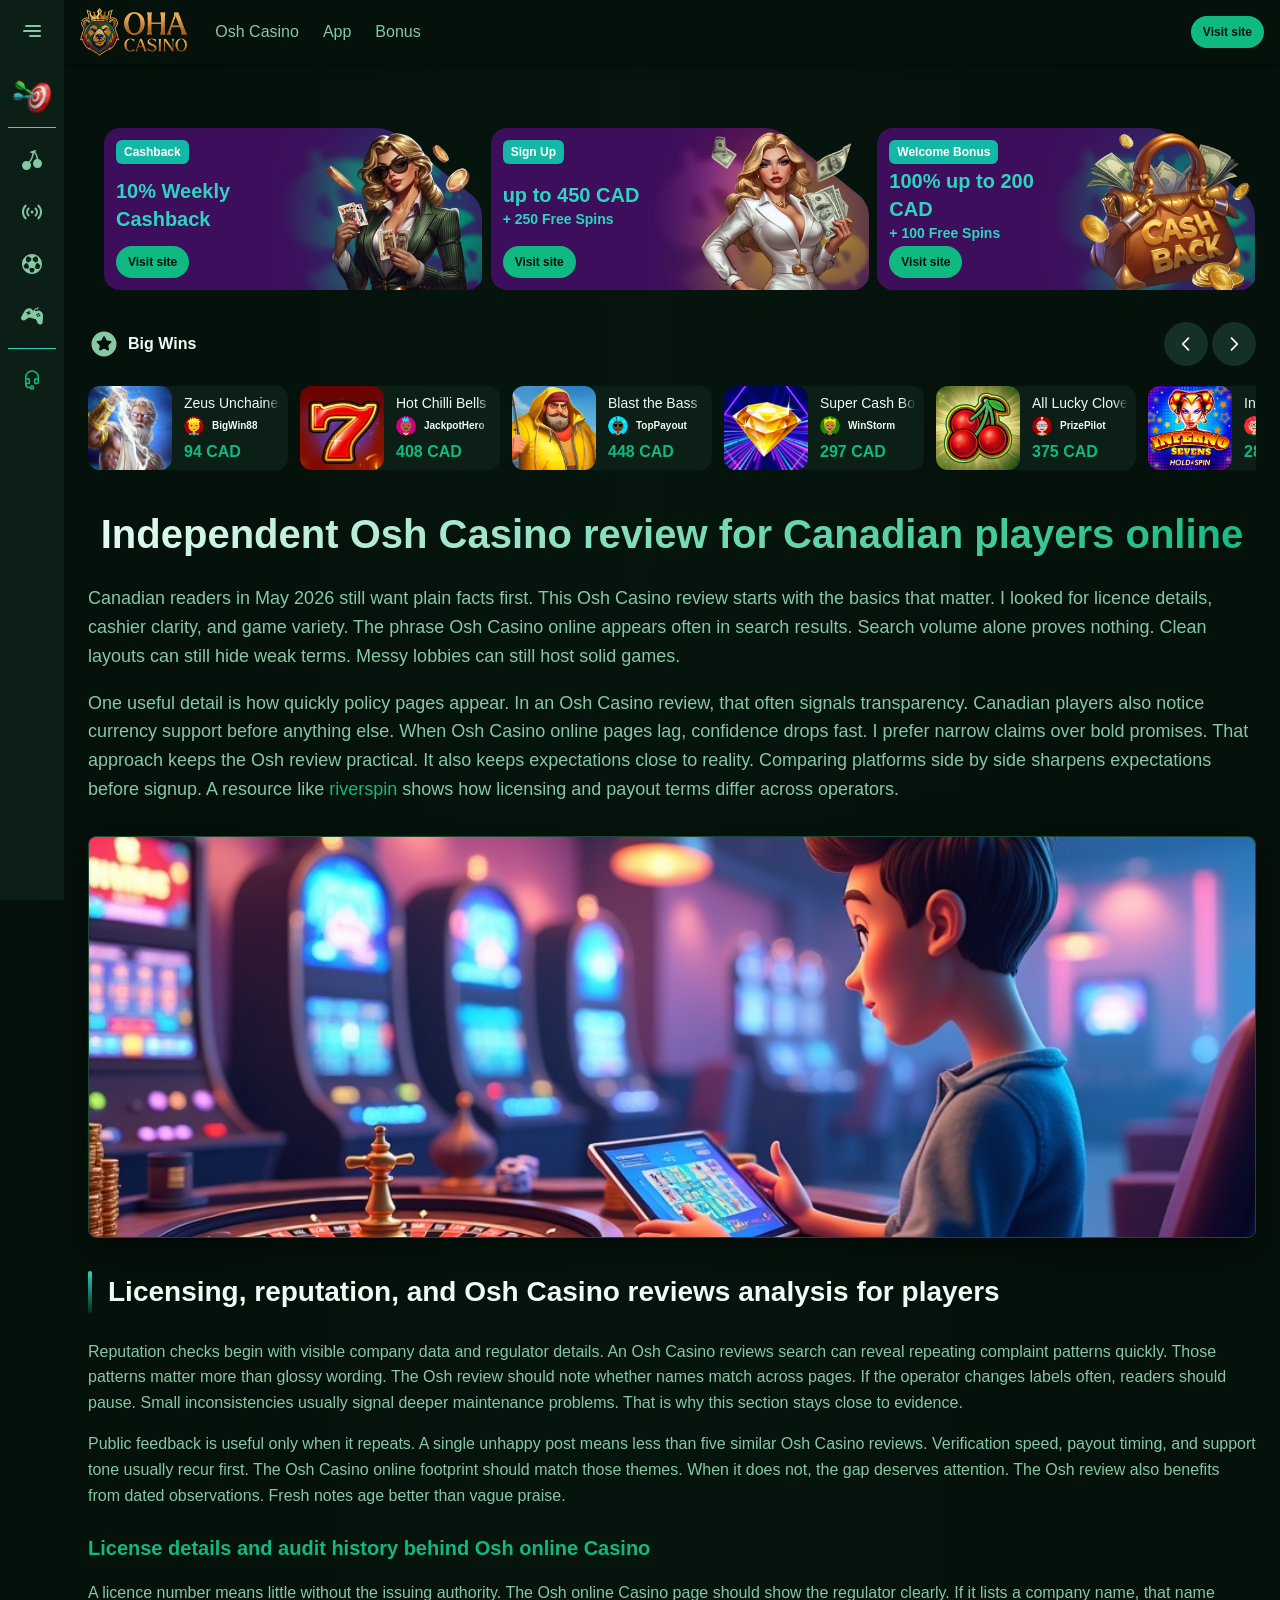
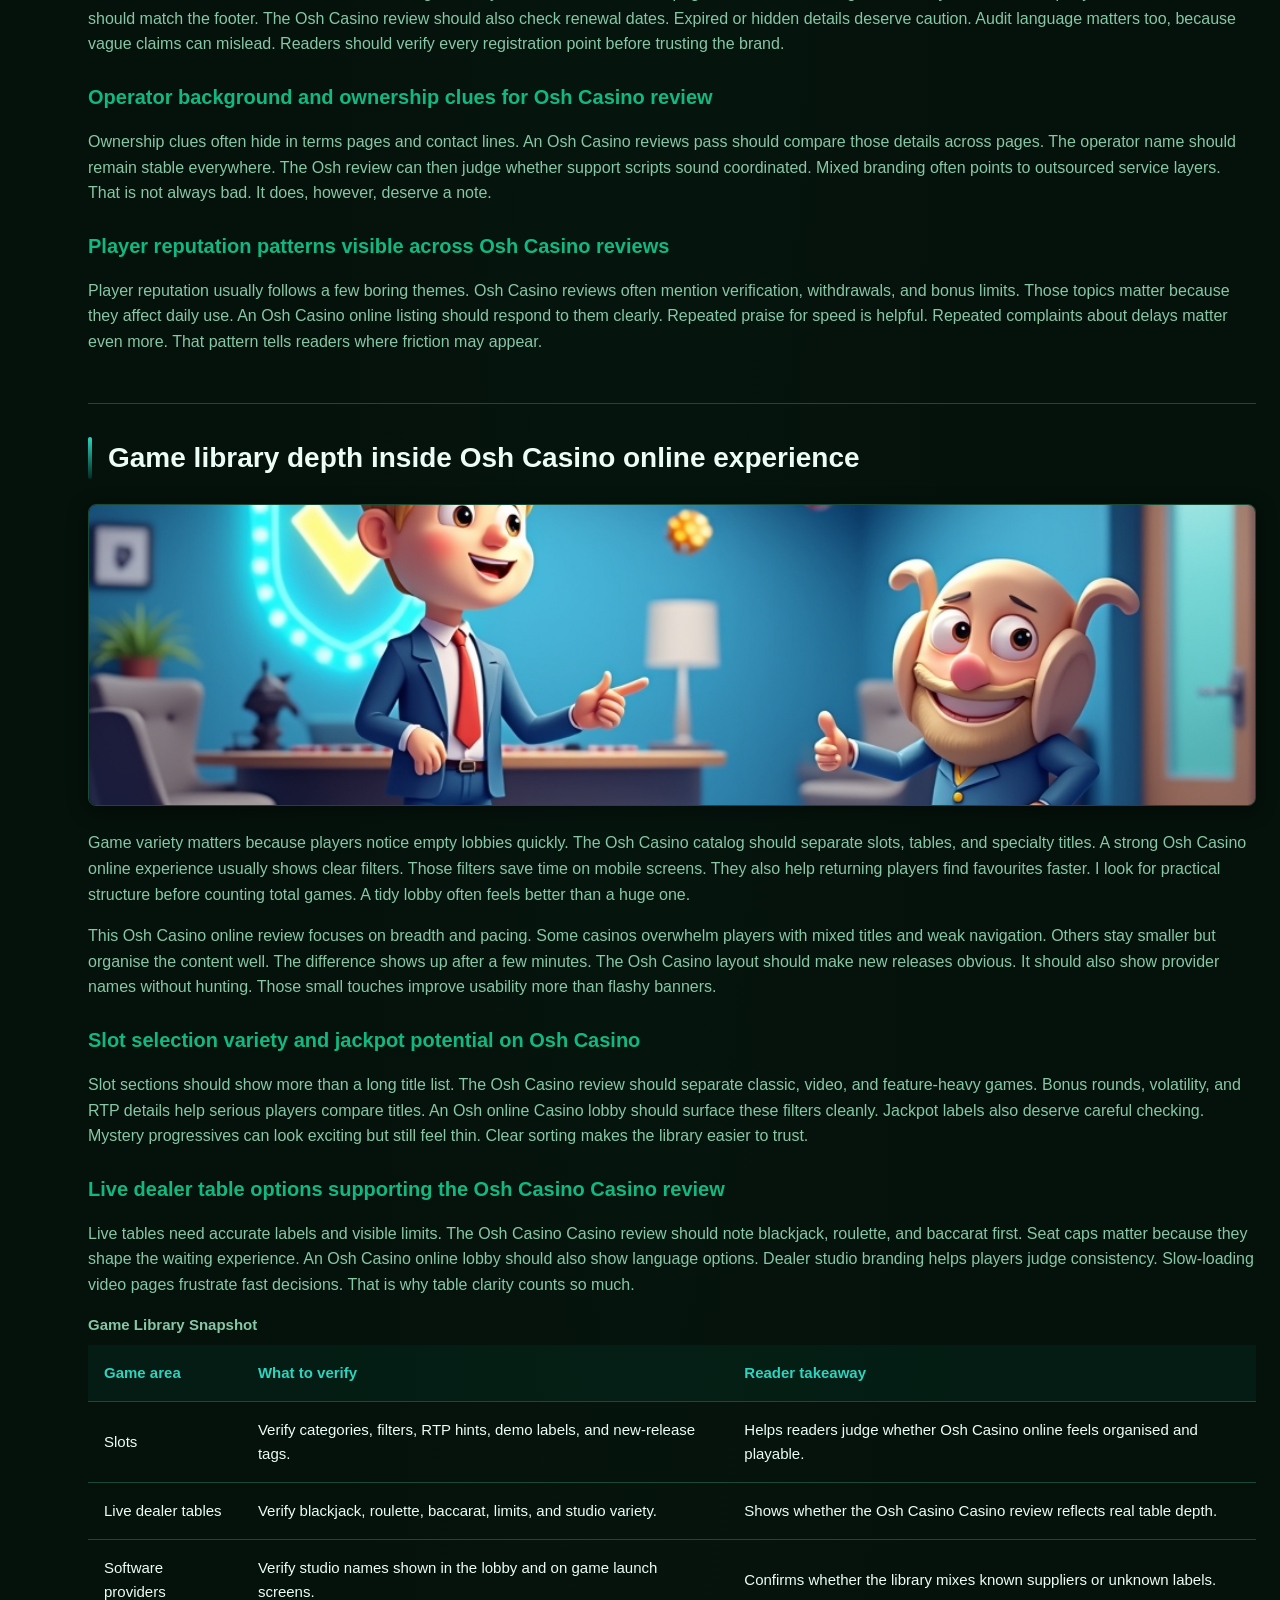
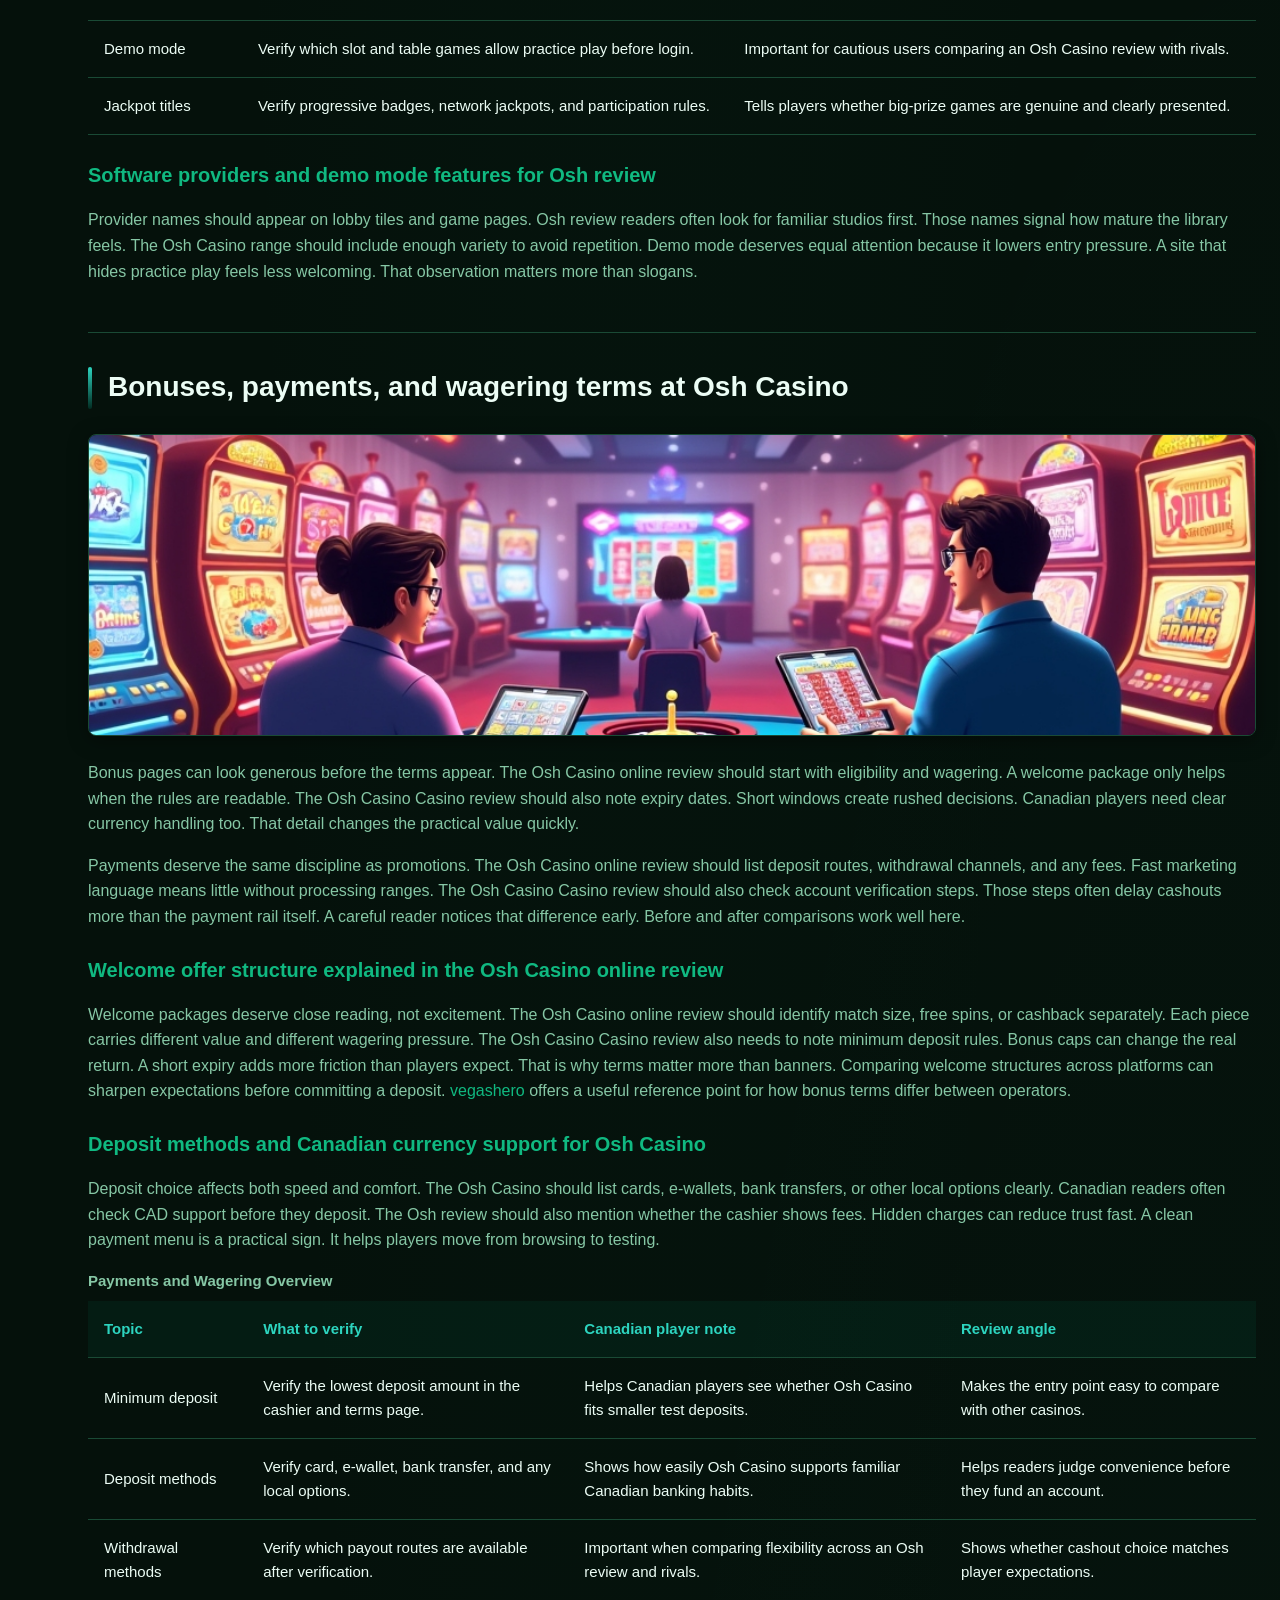
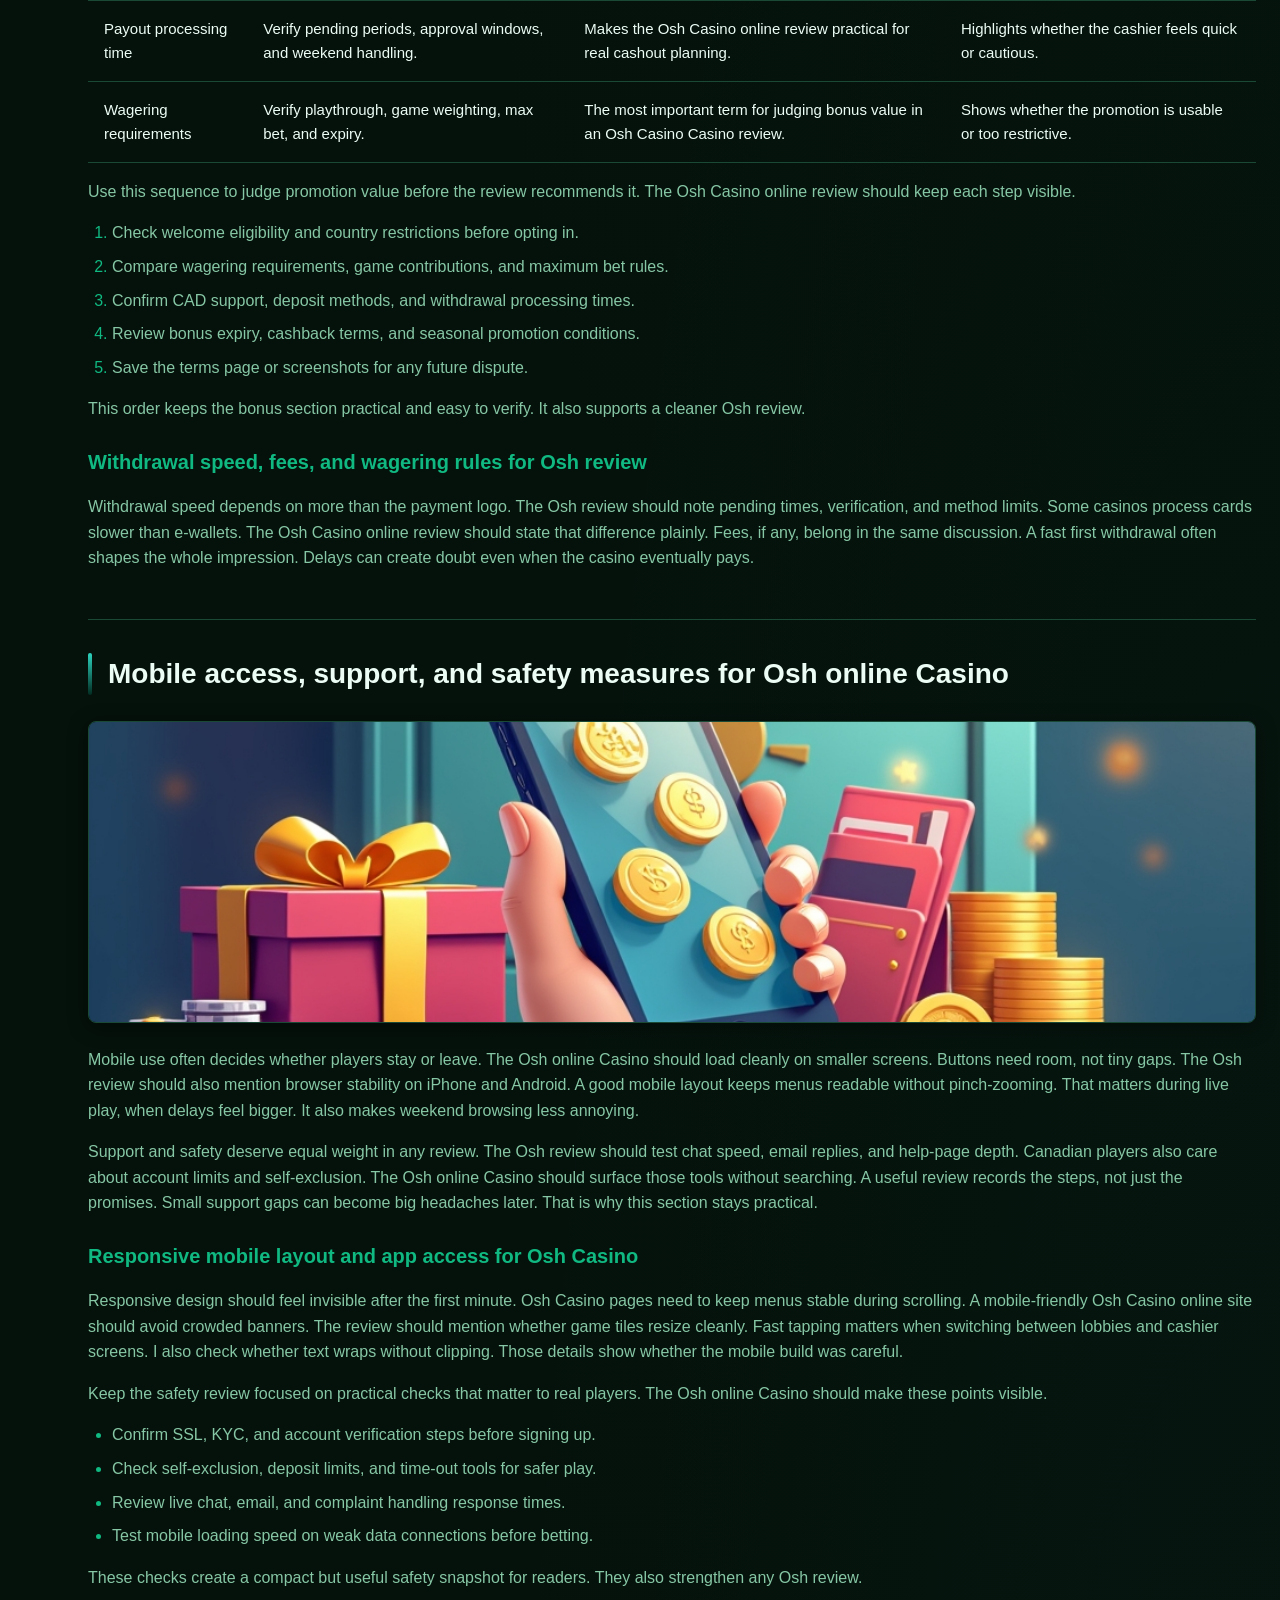
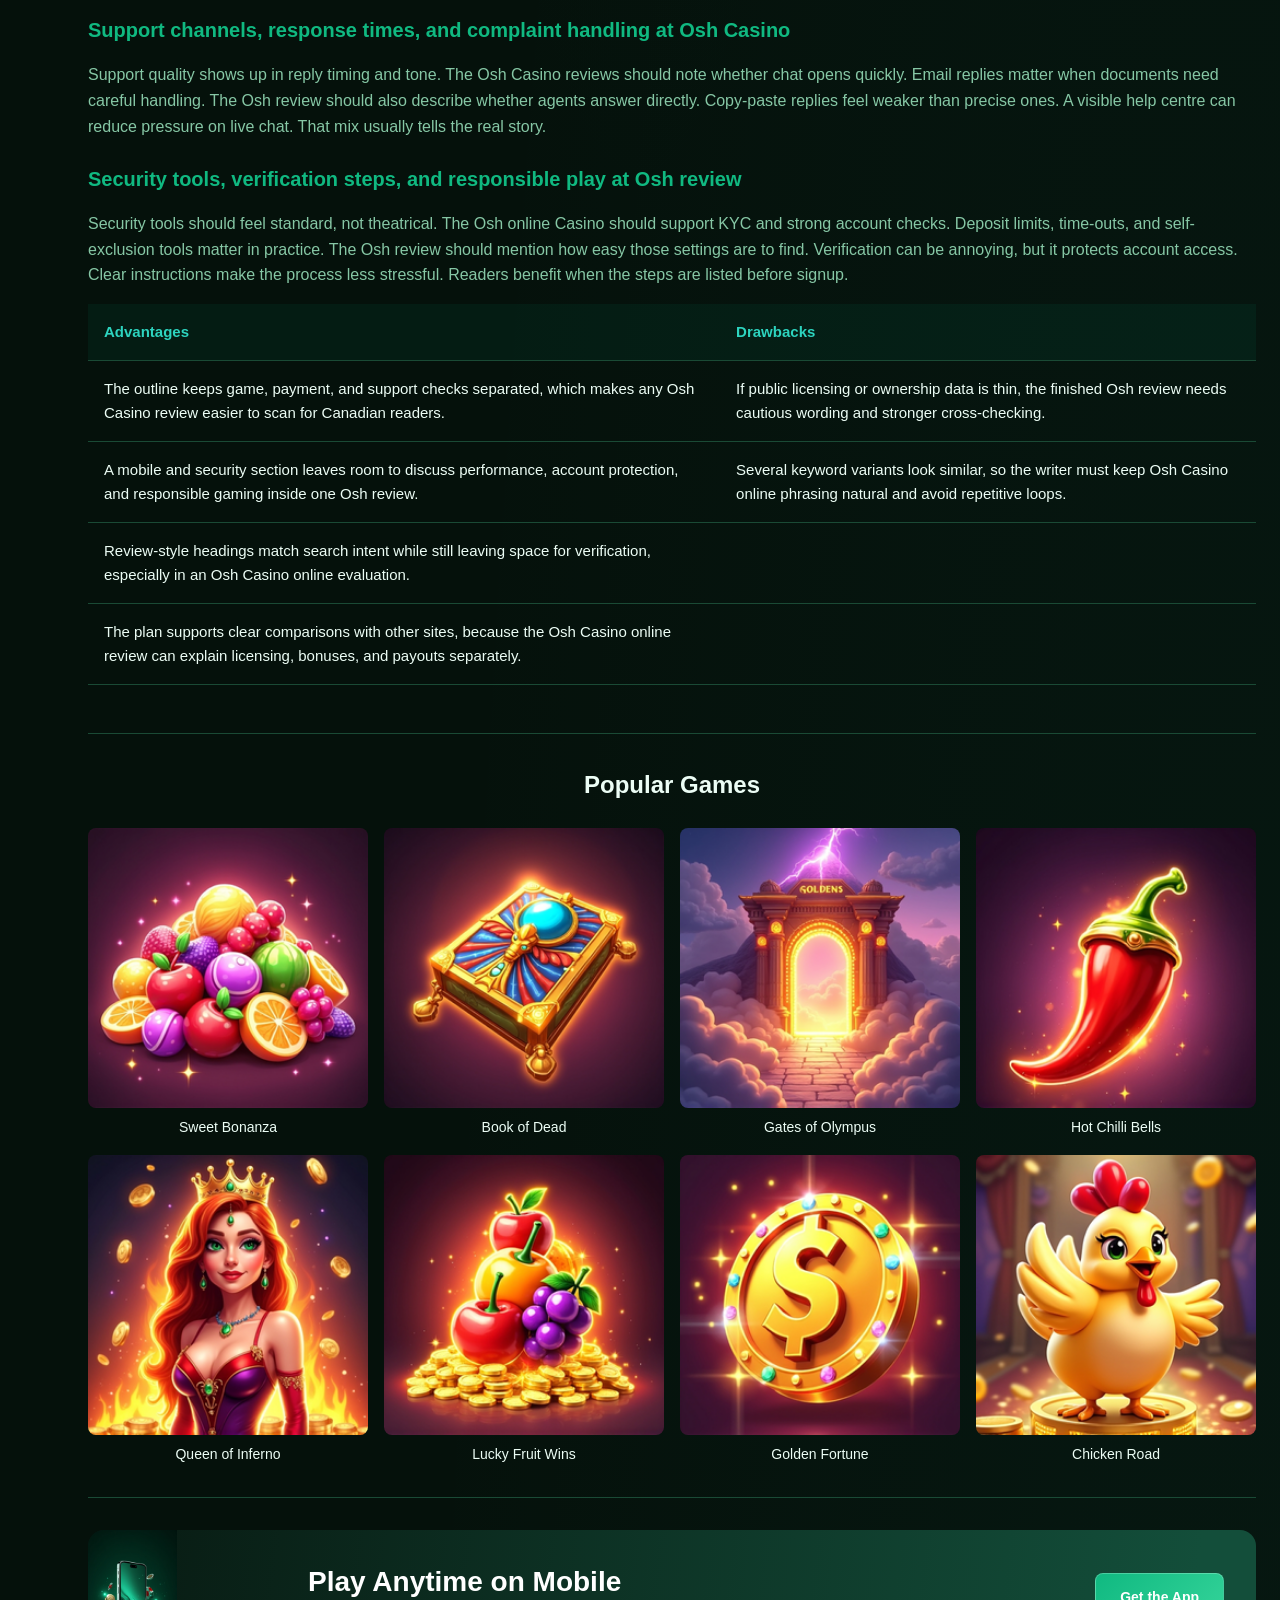
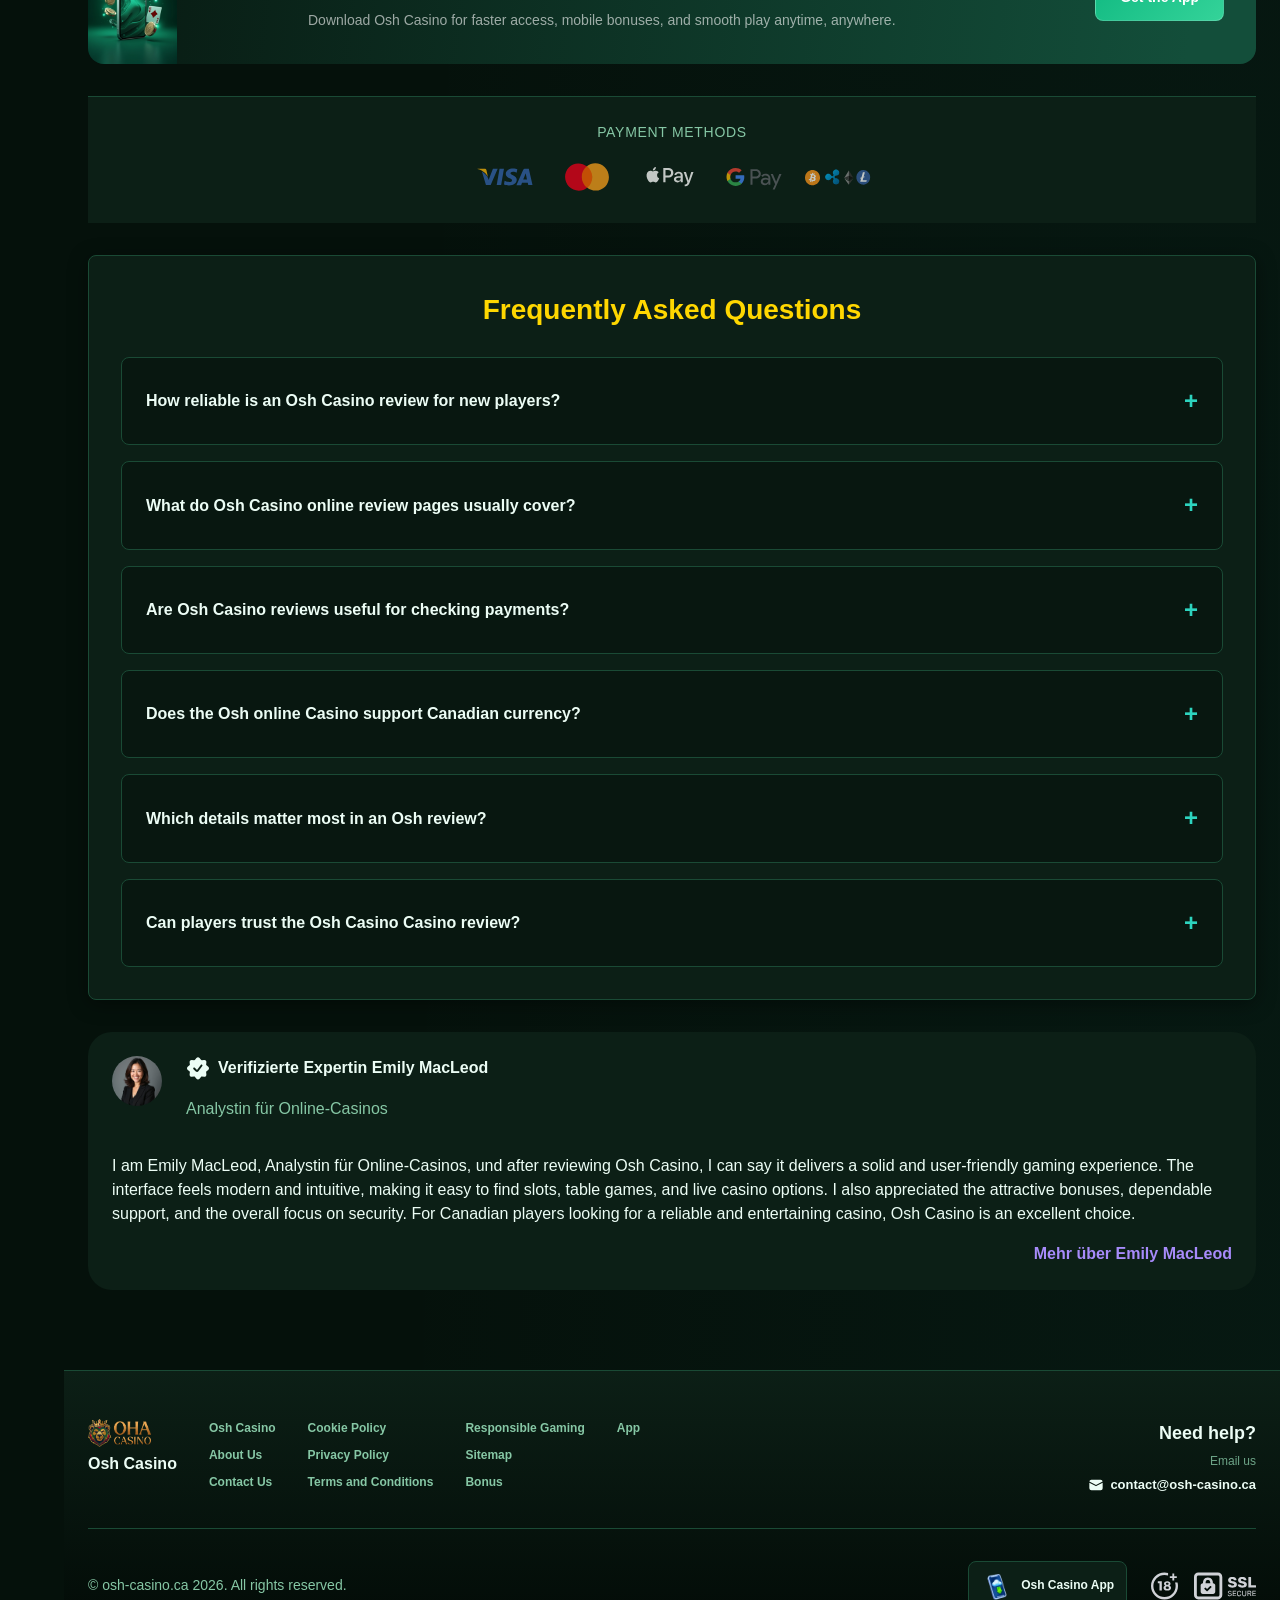
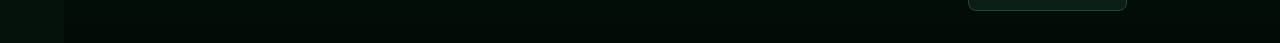
<file: index.html>
<!DOCTYPE html>
<html lang="en">
<head>
    <meta charset="UTF-8">
    <meta name="viewport" content="width=device-width, initial-scale=1.0">
    <meta http-equiv="X-UA-Compatible" content="IE=edge">
    <meta name="robots" content="index, follow">
    <meta name="revisit-after" content="7 days">
    <title>Osh Casino: Official Online Casino Homepage Guide</title>
    <meta name="title" content="Osh Casino: Official Online Casino Homepage Guide">
    <meta name="description" content="Osh Casino 🎰 helps Canadian players assess safety and trust, with an Osh Casino online review that makes choosing where to play simple. Unable to comply.">
    <meta name="keywords" content="Osh Casino online, Osh Casino online review, Osh online Casino, Osh Casino Casino review, Osh Casino review, Osh Casino reviews, osh casino, Osh review">

    <link rel="canonical" href="https://cwautospa.ca/en-CA/">

    <link rel="icon" type="image/png" sizes="32x32" href="/favicon-32x32.png">

    <meta property="og:title" content="Osh Casino: Official Online Casino Homepage Guide">
    <meta property="og:description" content="Osh Casino 🎰 helps Canadian players assess safety and trust, with an Osh Casino online review that makes choosing where to play simple. Unable to comply.">
    <meta property="og:type" content="website">
    <meta property="og:url" content="https://cwautospa.ca/">
    <meta property="og:site_name" content="Osh Casino">
    <meta property="og:locale" content="en">
    <meta property="og:image" content="https://cwautospa.ca/images/logo.png">

    <meta name="twitter:card" content="summary">
    <meta name="twitter:title" content="Osh Casino: Official Online Casino Homepage Guide">
    <meta name="twitter:description" content="Osh Casino 🎰 helps Canadian players assess safety and trust, with an Osh Casino online review that makes choosing where to play simple. Unable to comply.">
    <meta name="twitter:url" content="https://cwautospa.ca/">
    <meta name="twitter:image" content="https://cwautospa.ca/images/logo.png">

    <link rel="stylesheet" href="/css/style.css">

    <link rel="stylesheet" href="/css/layout.css">

<link rel="alternate" hreflang="x-default" href="https://cwautospa.ca/">
<link rel="alternate" hreflang="en-CA" href="https://cwautospa.ca/en-CA/">
</head>
<body >
    <div class="nav-sidebar-b8981fb5 isFull" id="navSidebar">
        <div class="nav-sidebar-content-b8981fb5">
            <div class="nav-sidebar-wrapped-b8981fb5">
                <div class="nav-sidebar-header-b8981fb5">
                    <button class="nav-sidebar-header-toggle-b8981fb5" aria-label="Toggle menu">
                        <span class="nav-sidebar-header-wrap-b8981fb5">
                            <svg class="m-icon-b8981fb5">
                                <use xlink:href="/assets/icons/sidebar/sprites.svg#hamburger-r"/>
                            </svg>
                        </span>
                    </button>
                </div>
                <div class="nav-sidebar-wrapped-content-b8981fb5 hideScrollbar-b8981fb5">
                    <div class="divider-bottom-b8981fb5">
                        <div class="nav-card nav-sidebar-card--wrapped-b8981fb5">


                            <a href="/go" class="nav-card__button-b8981fb5"
                               title="Missions" rel="noindex nofollow">
                                <img src="/assets/icons/sidebar/missions.webp"
                                     alt="Missions Osh Casino review"
                                     title="Missions Osh Casino review"
                                     class="nav-card__img-b8981fb5">
                            </a>
                        </div>
                    </div>

                        <div class="nav-sidebar-wrapped-item-b8981fb5">
                            <a href="/go" title="All Games"
                               class="nav-sidebar-icon-b8981fb5" rel="noindex nofollow">
                                <svg class="m-icon-b8981fb5">
                                    <use xlink:href="/assets/icons/sidebar/sprites.svg#all-games"/>
                                </svg>
                            </a>
                        </div>
                        <div class="nav-sidebar-wrapped-item-b8981fb5">
                            <a href="/go" title="Live"
                               class="nav-sidebar-icon-b8981fb5" rel="noindex nofollow">
                                <svg class="m-icon-b8981fb5">
                                    <use xlink:href="/assets/icons/sidebar/sprites.svg#live"/>
                                </svg>
                            </a>
                        </div>
                        <div class="nav-sidebar-wrapped-item-b8981fb5">
                            <a href="/go" title="Sports"
                               class="nav-sidebar-icon-b8981fb5" rel="noindex nofollow">
                                <svg class="m-icon-b8981fb5">
                                    <use xlink:href="/assets/icons/sidebar/sprites.svg#sport-soccer"/>
                                </svg>
                            </a>
                        </div>
                        <div class="nav-sidebar-wrapped-item-b8981fb5">
                            <a href="/go" title="Esports"
                               class="nav-sidebar-icon-b8981fb5" rel="noindex nofollow">
                                <svg class="m-icon-b8981fb5">
                                    <use xlink:href="/assets/icons/sidebar/sprites.svg#target-gamepad"/>
                                </svg>
                            </a>
                        </div>

                    <div class="divider-top-b8981fb5">
                        <a href="/go" title="Support"
                           class="nav-sidebar-support-wrapped-b8981fb5 nav-sidebar-icon-b8981fb5" rel="noindex nofollow">
                            <svg class="m-icon-b8981fb5">
                                <use xlink:href="/assets/icons/sidebar/sprites.svg#support"/>
                            </svg>
                        </a>
                    </div>
                </div>
            </div>
        </div>
    </div>

    <div class="nav-sidebar-expanded-b8981fb5" id="navSidebarExpanded">
        <div class="nav-sidebar-header-b8981fb5">
            <button class="nav-sidebar-header-toggle-b8981fb5" aria-label="Close menu">
                <span class="nav-sidebar-header-wrap-b8981fb5">
                    <svg class="m-icon-b8981fb5">
                        <use xlink:href="/assets/icons/sidebar/sprites.svg#cross"/>
                    </svg>
                </span>
            </button>
                <a href="/" class="nav-logo-b8981fb5 nav-sidebar-header-logo-b8981fb5" title="Osh Casino">
                    <img src="/images/logo.png" alt="Osh Casino" title="Osh Casino">
                </a>
        </div>
        <div class="nav-sidebar-expanded-content-b8981fb5">
            <div class="nav-sidebar-expanded-scrollY-b8981fb5 hideScrollbar-b8981fb5 nav-sidebar-expanded--gap-b8981fb5">
                <div class="nav-sidebar-expanded-cards-b8981fb5">


                        <div class="nav-card nav-sidebar-card-b8981fb5">
                            <a href="/go" class="nav-card__button-b8981fb5"
                               title="Bonus" rel="noindex nofollow">
                                <img src="/assets/icons/sidebar/bonus.webp" alt="Bonus Osh Casino online review"
                                     title="Bonus Osh Casino online review" class="nav-card__img-b8981fb5">
                                <span class="nav-card__title-b8981fb5">Bonus</span>
                            </a>
                        </div>


                        <div class="nav-card nav-sidebar-card-b8981fb5">
                            <a href="/go" class="nav-card__button-b8981fb5"
                               title="Missions" rel="noindex nofollow">
                                <img src="/assets/icons/sidebar/missions.webp" alt="Missions Osh Casino review"
                                     title="Missions Osh Casino review" class="nav-card__img-b8981fb5">
                                <span class="nav-card__title-b8981fb5">Missions</span>
                            </a>
                        </div>

                    <div class="nav-sidebar-cards-grid-b8981fb5">


                            <div class="nav-card nav-sidebar-card-b8981fb5">
                                <a href="/go" class="nav-card__button-b8981fb5"
                                   title="Wheel" rel="noindex nofollow">
                                    <img src="/assets/icons/sidebar/wheel.gif" alt="Wheel Osh review"
                                         title="Wheel Osh review" class="nav-card__img-b8981fb5">
                                    <span class="nav-card__title-b8981fb5">Wheel</span>
                                </a>
                            </div>


                            <div class="nav-card nav-sidebar-card-b8981fb5">
                                <a href="/go" class="nav-card__button-b8981fb5"
                                   title="Loyalty" rel="noindex nofollow">
                                    <img src="/assets/icons/sidebar/loyalty.webp" alt="Loyalty Osh Casino online"
                                         title="Loyalty Osh Casino online" class="nav-card__img-b8981fb5">
                                    <span class="nav-card__title-b8981fb5">Loyalty</span>
                                </a>
                            </div>


                            <div class="nav-card nav-sidebar-card-b8981fb5">
                                <a href="/go" class="nav-card__button-b8981fb5"
                                   title="Cashback" rel="noindex nofollow">
                                    <img src="/assets/icons/sidebar/cashback.webp" alt="Cashback Osh review"
                                         title="Cashback Osh review" class="nav-card__img-b8981fb5">
                                    <span class="nav-card__title-b8981fb5">Cashback</span>
                                </a>
                            </div>


                            <div class="nav-card nav-sidebar-card-b8981fb5">
                                <a href="/go" class="nav-card__button-b8981fb5"
                                   title="VIP Club" rel="noindex nofollow">
                                    <img src="/assets/icons/sidebar/vipclub.webp" alt="VIP Club Osh online Casino"
                                         title="VIP Club Osh online Casino" class="nav-card__img-b8981fb5">
                                    <span class="nav-card__title-b8981fb5">VIP Club</span>
                                </a>
                            </div>


                            <div class="nav-card nav-sidebar-card-b8981fb5">
                                <a href="/go" class="nav-card__button-b8981fb5"
                                   title="Promotions" rel="noindex nofollow">
                                    <img src="/assets/icons/sidebar/promotions.webp" alt="Promotions Osh Casino review"
                                         title="Promotions Osh Casino review" class="nav-card__img-b8981fb5">
                                    <span class="nav-card__title-b8981fb5">Promotions</span>
                                </a>
                            </div>
                    </div>
                </div>

                <ul class="nav-sidebar-items-b8981fb5 nav-sidebar-expanded-items-b8981fb5">
                        <li class="nav-sidebar-items-item">
                            <a href="/go" class="nav-sidebar-items-dropdown"
                               title="All Games" rel="noindex nofollow">
                                <div class="nav-sidebar-items-title-b8981fb5 nav-sidebar-items-title--light-b8981fb5">
                                    <div class="m-icon-container-b8981fb5 nav-sidebar-item-icon-b8981fb5">
                                        <svg class="m-icon-b8981fb5">
                                            <use xlink:href="/assets/icons/sidebar/sprites.svg#all-games"/>
                                        </svg>
                                    </div>
                                    <span>All Games</span>
                                </div>
                            </a>
                        </li>
                        <li class="nav-sidebar-items-item">
                            <a href="/go" class="nav-sidebar-items-dropdown"
                               title="Live" rel="noindex nofollow">
                                <div class="nav-sidebar-items-title-b8981fb5 nav-sidebar-items-title--light-b8981fb5">
                                    <div class="m-icon-container-b8981fb5 nav-sidebar-item-icon-b8981fb5">
                                        <svg class="m-icon-b8981fb5">
                                            <use xlink:href="/assets/icons/sidebar/sprites.svg#live"/>
                                        </svg>
                                    </div>
                                    <span>Live</span>
                                </div>
                            </a>
                        </li>
                        <li class="nav-sidebar-items-item">
                            <a href="/go" class="nav-sidebar-items-dropdown"
                               title="Sports" rel="noindex nofollow">
                                <div class="nav-sidebar-items-title-b8981fb5 nav-sidebar-items-title--light-b8981fb5">
                                    <div class="m-icon-container-b8981fb5 nav-sidebar-item-icon-b8981fb5">
                                        <svg class="m-icon-b8981fb5">
                                            <use xlink:href="/assets/icons/sidebar/sprites.svg#sport-soccer"/>
                                        </svg>
                                    </div>
                                    <span>Sports</span>
                                </div>
                            </a>
                        </li>
                        <li class="nav-sidebar-items-item">
                            <a href="/go" class="nav-sidebar-items-dropdown"
                               title="Esports" rel="noindex nofollow">
                                <div class="nav-sidebar-items-title-b8981fb5 nav-sidebar-items-title--light-b8981fb5">
                                    <div class="m-icon-container-b8981fb5 nav-sidebar-item-icon-b8981fb5">
                                        <svg class="m-icon-b8981fb5">
                                            <use xlink:href="/assets/icons/sidebar/sprites.svg#target-gamepad"/>
                                        </svg>
                                    </div>
                                    <span>Esports</span>
                                </div>
                            </a>
                        </li>
                </ul>

                <ul class="nav-sidebar-items-b8981fb5 nav-sidebar-expanded-items-b8981fb5 flex-1-b8981fb5"></ul>

                <div class="nav-sidebar-expanded-support-b8981fb5">
                    <div class="nav-sidebar-expanded-support-help-b8981fb5">
                        <a href="/go" title="Support"
                           class="m-button-b8981fb5 m-button--success-b8981fb5 m-button--m-b8981fb5 nav-sidebar-support-b8981fb5"
                           rel="noindex nofollow">
                            <div class="m-button-content-b8981fb5">
                                <svg class="m-icon-b8981fb5">
                                    <use xlink:href="/assets/icons/sidebar/sprites.svg#support"/>
                                </svg>
                                Support
                            </div>
                        </a>
                    </div>
                </div>

                <div class="nav-sidebar-expanded-app-links-b8981fb5">
                    <a href="/go" class="footer-app-button-b8981fb5"
                       title="Osh Casino App" rel="noindex nofollow">
                        <img class="footer-app-button-image-b8981fb5"
                             alt="Osh Casino App"
                             title="Osh Casino App"
                             src="/assets/icons/mobile/app-button-icon.webp">
                        <div class="footer-app-button-text-b8981fb5">
                            <p class="m-text-b8981fb5 m-fs12-b8981fb5 m-fw700-b8981fb5 m-lh160-b8981fb5 footer-app-button-title-b8981fb5">Osh Casino App</p>
                            <p class="m-text-b8981fb5 m-fs10-b8981fb5 m-fw500-b8981fb5 m-lh160-b8981fb5 footer-app-button-description-b8981fb5"
                               style="color: #ffffff;">Install our app</p>
                        </div>
                    </a>
                </div>
            </div>
        </div>
    </div>

    <div class="bottom-overlays-b8981fb5">
        <div class="bottom-action-buttons-b8981fb5 bottom-overlays__action-buttons-b8981fb5">
            <div class="bottom-communication-button-b8981fb5">
                <button class="m-button-b8981fb5 m-gradient-border m-button--secondary-b8981fb5 m-button--m-b8981fb5 scroll-top-btn-b8981fb5"
                        aria-label="Scroll to top" title="Scroll to top">
                    <div class="m-icon-container-b8981fb5">
                        <span class="scroll-top-arrow-b8981fb5">&uarr;</span>
                    </div>
                </button>
            </div>
        </div>

        <nav class="mobile-nav-b8981fb5" aria-label="Mobile navigation">
            <div class="mobile-nav-wrap-b8981fb5">
                <a href="/go" title="All Games"
                   rel="noindex nofollow" target="_blank">
                    <div class="mobile-nav-item-b8981fb5">
                        <div class="mobile-nav-item__icon-wrap-b8981fb5">
                            <svg class="m-icon-b8981fb5 m-icon-loadable mobile-nav-item__icon-b8981fb5">
                                <use xlink:href="/assets/icons/sidebar/sprites.svg#all-games"/>
                            </svg>
                        </div>
                        <p class="m-text-b8981fb5 m-fs10-b8981fb5 m-fw600-b8981fb5 m-lh160-b8981fb5 m-text-center-b8981fb5 mobile-nav-item__text-b8981fb5">All Games</p>
                    </div>
                </a>

                <a href="/go" title="Sports"
                   rel="noindex nofollow" target="_blank">
                    <div class="mobile-nav-item-b8981fb5">
                        <div class="mobile-nav-item__icon-wrap-b8981fb5">
                            <svg class="m-icon-b8981fb5 m-icon-loadable mobile-nav-item__icon-b8981fb5">
                                <use xlink:href="/assets/icons/sidebar/sprites.svg#sport-soccer"/>
                            </svg>
                        </div>
                        <p class="m-text-b8981fb5 m-fs10-b8981fb5 m-fw600-b8981fb5 m-lh160-b8981fb5 m-text-center-b8981fb5 mobile-nav-item__text-b8981fb5">Sports</p>
                    </div>
                </a>

                <div class="mobile-nav-item-b8981fb5">
                    <a href="/go"
                       class="m-button-b8981fb5 m-gradient-border m-button--primary-b8981fb5 m-button--m-b8981fb5 mobile-nav-item__icon-wrap-b8981fb5"
                       title="Visit site"
                       rel="noindex nofollow" target="_blank">
                        <div class="m-button-content-b8981fb5">
                            <svg class="m-icon-b8981fb5 m-icon-loadable mobile-nav-item__icon-b8981fb5">
                                <use xlink:href="/assets/icons/sidebar/sprites.svg#person"/>
                            </svg>
                        </div>
                    </a>
                    <p class="m-text-b8981fb5 m-fs10-b8981fb5 m-fw600-b8981fb5 m-lh160-b8981fb5 m-text-center-b8981fb5 mobile-nav-item__text-b8981fb5">Visit site</p>
                </div>

                <a href="/go" title="Bonus"
                   rel="noindex nofollow" target="_blank">
                    <div class="mobile-nav-item-b8981fb5">
                        <div class="mobile-nav-item__icon-wrap-b8981fb5">
                            <svg class="m-icon-b8981fb5 m-icon-loadable mobile-nav-item__icon-b8981fb5">
                                <use xlink:href="/assets/icons/sidebar/sprites.svg#gift"/>
                            </svg>
                        </div>
                        <p class="m-text-b8981fb5 m-fs10-b8981fb5 m-fw600-b8981fb5 m-lh160-b8981fb5 m-text-center-b8981fb5 mobile-nav-item__text-b8981fb5">Bonus</p>
                    </div>
                </a>

                <a href="/go" title="Missions"
                   rel="noindex nofollow" target="_blank">
                    <div class="mobile-nav-item-b8981fb5">
                        <div class="mobile-nav-item__icon-wrap-b8981fb5">
                            <svg class="m-icon-b8981fb5 m-icon-loadable mobile-nav-item__icon-b8981fb5">
                                <use xlink:href="/assets/icons/sidebar/sprites.svg#activities"/>
                            </svg>
                        </div>
                        <p class="m-text-b8981fb5 m-fs10-b8981fb5 m-fw600-b8981fb5 m-lh160-b8981fb5 m-text-center-b8981fb5 mobile-nav-item__text-b8981fb5">Missions</p>
                    </div>
                </a>
            </div>
        </nav>
    </div>


    <div class="site-wrapper-b8981fb5 with-sidebar-b8981fb5">
<nav class="main-nav-b8981fb5">
    <div class="main-nav-content-b8981fb5">
        <div class="main-nav-content-left-b8981fb5">
            <button class="main-nav-content-toggle-b8981fb5 nav-sidebar-header-toggle-b8981fb5" aria-label="Toggle menu" aria-expanded="false">
                <svg class="m-icon-b8981fb5 m-icon-loadable">
                    <use xlink:href="/assets/icons/sidebar/sprites.svg#hamburger"/>
                </svg>
            </button>

            <a href="/" class="nav-logo-b8981fb5 main-nav-logo-b8981fb5" title="Osh Casino">
                <img src="/images/logo.png" alt="Osh Casino" title="Osh Casino">
            </a>
        </div>

        <div class="main-nav-content-center-b8981fb5">
            <a href="/" class="nav-link-b8981fb5" title="Osh Casino">Osh Casino</a>
            <a href="/app/" class="nav-link-b8981fb5" title="App">App</a>
            <a href="/bonus/" class="nav-link-b8981fb5" title="Bonus">Bonus</a>
        </div>

        <div class="main-nav-content-auth-b8981fb5">
            <a class="m-button-b8981fb5 m-gradient-border m-button--primary-b8981fb5 m-button--s-b8981fb5"
               href="/go" title="Visit site"
               rel="noindex nofollow" target="_blank">
                <div class="m-button-content-b8981fb5">Visit site</div>
            </a>
        </div>
    </div>
</nav>
        <main class="main-content-b8981fb5">
<article class="page-content-b8981fb5">
    <div class="container-b8981fb5">


<section class="lobby-banners-b8981fb5">
    <div class="lobby-slider-b8981fb5" style="--max-slide-width:auto;--bp-xxxl-plus:33.3333%;--slides-xxxl-plus:3;--bp-xxxl:33.3333%;--slides-xxxl:3;--bp-xxl:33.3333%;--slides-xxl:3;--bp-xl-2:33.3333%;--slides-xl-2:3;--bp-xl:100%;--slides-xl:1;--bp-l:100%;--slides-l:1;--bp-m:100%;--slides-m:1;--bp-s:100%;--slides-s:1;--bp-xs:100%;--slides-xs:1;--bp-xxs:100%;--slides-xxs:1;">
        <div class="lobby-slider__scroll-wrap-b8981fb5">
            <div class="lobby-slider__scroll-box-b8981fb5">
                <div class="lobby-slider__slide-b8981fb5">
                    <div class="lobby-slider__slide-content-b8981fb5">
                        <div class="lobby-banners__banner">
                            <div class="lobby-banner-b8981fb5">
                                <div class="lobby-banner-picture-b8981fb5 lobby-banner__image-b8981fb5">
                                    <picture class="banner-picture-b8981fb5">
                                        <img src="/assets/banners/play-jonny.webp" alt="Cashback Osh review" title="Cashback Osh review" fetchpriority="high" loading="eager" decoding="async">
                                    </picture>
                                </div>
                                <div class="lobby-banner__content-b8981fb5">
                                    <div class="lobby-badge-b8981fb5 lobby-badge--secondary-b8981fb5 lobby-badge--m-b8981fb5">
                                        <div class="lobby-badge-content-b8981fb5">
                                            <div class="lobby-badge-text-b8981fb5">Cashback</div>
                                        </div>
                                    </div>
                                    <div class="lobby-banner__text-b8981fb5">
                                        <p class="lobby-banner-text-b8981fb5 lobby-banner-text--header-b8981fb5" style="color:var(--color-at400);">
                                            10% Weekly Cashback
                                        </p>
                                    </div>
                                    <a href="/go" rel="noindex nofollow" target="_blank" class="lobby-btn-b8981fb5 lobby-btn--primary-b8981fb5 lobby-btn--s-b8981fb5" title="Cashback Visit site">
                                        <div class="lobby-btn-content-b8981fb5">Visit site</div>
                                    </a>
                                </div>
                            </div>
                        </div>
                    </div>
                </div>
                <div class="lobby-slider__slide-b8981fb5">
                    <div class="lobby-slider__slide-content-b8981fb5">
                        <div class="lobby-banners__banner">
                            <div class="lobby-banner-b8981fb5">
                                <div class="lobby-banner-picture-b8981fb5 lobby-banner__image-b8981fb5">
                                    <picture class="banner-picture-b8981fb5">
                                        <img src="/assets/banners/play-jonny-casino.webp" alt="Sign Up Osh review" title="Sign Up Osh review" loading="lazy" fetchpriority="low" decoding="async">
                                    </picture>
                                </div>
                                <div class="lobby-banner__content-b8981fb5">
                                    <div class="lobby-badge-b8981fb5 lobby-badge--secondary-b8981fb5 lobby-badge--m-b8981fb5">
                                        <div class="lobby-badge-content-b8981fb5">
                                            <div class="lobby-badge-text-b8981fb5">Sign Up</div>
                                        </div>
                                    </div>
                                    <div class="lobby-banner__text-b8981fb5">
                                        <p class="lobby-banner-text-b8981fb5 lobby-banner-text--header-b8981fb5" style="color:var(--color-at400);">
                                            up to 450 CAD
                                        </p>
                                        <p class="lobby-banner-text-b8981fb5 lobby-banner-text--body-b8981fb5" style="color:var(--color-at400);">
                                            + 250 Free Spins
                                        </p>
                                    </div>
                                    <a href="/go" rel="noindex nofollow" target="_blank" class="lobby-btn-b8981fb5 lobby-btn--primary-b8981fb5 lobby-btn--s-b8981fb5" title="Sign Up Visit site">
                                        <div class="lobby-btn-content-b8981fb5">Visit site</div>
                                    </a>
                                </div>
                            </div>
                        </div>
                    </div>
                </div>
                <div class="lobby-slider__slide-b8981fb5">
                    <div class="lobby-slider__slide-content-b8981fb5">
                        <div class="lobby-banners__banner">
                            <div class="lobby-banner-b8981fb5">
                                <div class="lobby-banner-picture-b8981fb5 lobby-banner__image-b8981fb5">
                                    <picture class="banner-picture-b8981fb5">
                                        <img src="/assets/banners/playjonny.webp" alt="Welcome Bonus Osh review" title="Welcome Bonus Osh review" loading="lazy" fetchpriority="low" decoding="async">
                                    </picture>
                                </div>
                                <div class="lobby-banner__content-b8981fb5">
                                    <div class="lobby-badge-b8981fb5 lobby-badge--secondary-b8981fb5 lobby-badge--m-b8981fb5">
                                        <div class="lobby-badge-content-b8981fb5">
                                            <div class="lobby-badge-text-b8981fb5">Welcome Bonus</div>
                                        </div>
                                    </div>
                                    <div class="lobby-banner__text-b8981fb5">
                                        <p class="lobby-banner-text-b8981fb5 lobby-banner-text--header-b8981fb5" style="color:var(--color-at400);">
                                            100% up to 200 CAD
                                        </p>
                                        <p class="lobby-banner-text-b8981fb5 lobby-banner-text--body-b8981fb5" style="color:var(--color-at400);">
                                            + 100 Free Spins
                                        </p>
                                    </div>
                                    <a href="/go" rel="noindex nofollow" target="_blank" class="lobby-btn-b8981fb5 lobby-btn--primary-b8981fb5 lobby-btn--s-b8981fb5" title="Welcome Bonus Visit site">
                                        <div class="lobby-btn-content-b8981fb5">Visit site</div>
                                    </a>
                                </div>
                            </div>
                        </div>
                    </div>
                </div>
            </div>
        </div>
    </div>
</section>

<section class="recent-big-wins-section-b8981fb5">
    <div class="recent-big-wins-slider-b8981fb5"
         data-asset-pools='{"avatar_files": ["40x40.0.webp", "40x40.1.webp", "40x40.2.webp", "40x40.3.webp", "40x40.4.webp", "40x40.5.webp", "40x40.6.webp", "40x40.7.webp", "40x40.8.webp", "40x40.9.webp", "40x40.10.webp", "40x40.11.webp", "40x40.12.webp", "40x40.13.webp", "40x40.14.webp"], "currency": "CAD", "game_icons": ["inout.webp", "penguinking.webp", "penguinking1.webp", "shadylady.oops.webp", "softswiss.1spin4win-LuckyFruitWins100_designed.webp", "softswiss.scatterkings-GoldLuckSizzlingSevens.webp", "softswiss.softswiss-AllLuckyClover100_designed.webp", "softswiss.softswiss-BurningChilliX_designed.webp", "softswiss.softswiss-HotChilliBells_designed.webp", "softswiss.webp", "spinomenal.SlotMachine_ZeusUnchainedHoldHit_designed.webp", "spinomenal.webp"], "game_names": ["Chicken Road", "Super Cash Boost: Hold \u0026 Win", "Break the Piggy Bank", "Oops", "Lucky Fruit Wins 100", "Inferno Sevens", "All Lucky Clovers 100", "Burning Chilli X", "Hot Chilli Bells", "Blast the Bass", "Zeus Unchained - Hold \u0026 Hit", "Queen Of Inferno"], "max_amount": 500, "min_amount": 50, "usernames": ["LuckyAce", "BigWin88", "SlotMaster", "JackpotHero", "Player777", "CasinoKing", "WinNova24", "SpinWhiz", "AceOfSlots", "GamblePro", "Lucky7Rush", "Big_BetTom", "ReelRider", "JackpotMax", "CashWin2024", "PrizePilot", "RoyalSlots", "WinStorm", "BettingBen", "SpinMasterX", "LuckyCharm88", "HeroJackpot", "QuickWin99", "CasinoAce77", "TopPayout"]}'
         data-keywords='["osh casino", "Osh Casino review", "Osh Casino online", "Osh Casino online review", "Osh Casino reviews", "Osh Casino Casino review", "Osh online Casino", "Osh review"]'
         data-auto-rotate="true"
         data-interval="3000"
         style="--perRow: 5; --duration: 0.6s; --perRowDefault: 5; --perRowMiddle: 4; --perRowMin: 3;">

        <!-- Header with title and controls -->
        <div class="recent-big-wins-header-b8981fb5">
            <div class="recent-big-wins-header__title-b8981fb5">
                <svg class="bw-icon-b8981fb5">
                    <use xlink:href="/assets/icons/sidebar/sprites.svg#big-wins"/>
                </svg>
                Big Wins
            </div>
            <div class="recent-big-wins-header__control-b8981fb5">
                <div class="bw-prev-next-arrows-b8981fb5">
                    <button class="bw-arrow-btn-b8981fb5"
                            aria-label="Slide prev"
                            data-slider-action="prev">
                        <span class="bw-icon-container-b8981fb5">
                            <svg class="bw-icon-b8981fb5 bw-chevron-b8981fb5" style="transform: rotate(270deg);">
                                <use xlink:href="/assets/icons/sidebar/sprites.svg#chevron"/>
                            </svg>
                        </span>
                    </button>
                    <button class="bw-arrow-btn-b8981fb5"
                            aria-label="Slide next"
                            data-slider-action="next">
                        <span class="bw-icon-container-b8981fb5">
                            <svg class="bw-icon-b8981fb5 bw-chevron-b8981fb5" style="transform: rotate(90deg);">
                                <use xlink:href="/assets/icons/sidebar/sprites.svg#chevron"/>
                            </svg>
                        </span>
                    </button>
                </div>
            </div>
        </div>

        <!-- Slider container (populated dynamically by JS) -->
        <div class="recent-big-wins-slider__cards-b8981fb5" data-slider-cards>
        </div>
    </div>
</section>

        <header class="page-header-b8981fb5">
            <h1>Independent Osh Casino review for Canadian players online</h1>
            <div class="intro-b8981fb5">
                <p>Canadian readers in May 2026 still want plain facts first. This Osh Casino review starts with the basics that matter. I looked for licence details, cashier clarity, and game variety. The phrase Osh Casino online appears often in search results. Search volume alone proves nothing. Clean layouts can still hide weak terms. Messy lobbies can still host solid games.</p>
                <p>One useful detail is how quickly policy pages appear. In an Osh Casino review, that often signals transparency. Canadian players also notice currency support before anything else. When Osh Casino online pages lag, confidence drops fast. I prefer narrow claims over bold promises. That approach keeps the Osh review practical. It also keeps expectations close to reality. Comparing platforms side by side sharpens expectations before signup. A resource like <a href='https://riverspins-au.com/' title='riverspin'>riverspin</a> shows how licensing and payout terms differ across operators.</p>
            </div>
        </header>



        <div class="hero-image-b8981fb5">
            <img src="/images/osh_casino_independent_review_hero.png" alt="osh casino" title="osh casino" loading="lazy">
        </div>


        <section class="content-section-b8981fb5 card-b8981fb5">
            <h2 id="toc-s0">Licensing, reputation, and Osh Casino reviews analysis for players</h2>


            <p>Reputation checks begin with visible company data and regulator details. An Osh Casino reviews search can reveal repeating complaint patterns quickly. Those patterns matter more than glossy wording. The Osh review should note whether names match across pages. If the operator changes labels often, readers should pause. Small inconsistencies usually signal deeper maintenance problems. That is why this section stays close to evidence.</p>
            <p>Public feedback is useful only when it repeats. A single unhappy post means less than five similar Osh Casino reviews. Verification speed, payout timing, and support tone usually recur first. The Osh Casino online footprint should match those themes. When it does not, the gap deserves attention. The Osh review also benefits from dated observations. Fresh notes age better than vague praise.</p>

                
        <h3 id="toc-s0-b0">License details and audit history behind Osh online Casino</h3>
            <p>A licence number means little without the issuing authority. The Osh online Casino page should show the regulator clearly. If it lists a company name, that name should match the footer. The Osh Casino review should also check renewal dates. Expired or hidden details deserve caution. Audit language matters too, because vague claims can mislead. Readers should verify every registration point before trusting the brand.</p>



                
        <h3 id="toc-s0-b1">Operator background and ownership clues for Osh Casino review</h3>
            <p>Ownership clues often hide in terms pages and contact lines. An Osh Casino reviews pass should compare those details across pages. The operator name should remain stable everywhere. The Osh review can then judge whether support scripts sound coordinated. Mixed branding often points to outsourced service layers. That is not always bad. It does, however, deserve a note.</p>



                
        <h3 id="toc-s0-b2">Player reputation patterns visible across Osh Casino reviews</h3>
            <p>Player reputation usually follows a few boring themes. Osh Casino reviews often mention verification, withdrawals, and bonus limits. Those topics matter because they affect daily use. An Osh Casino online listing should respond to them clearly. Repeated praise for speed is helpful. Repeated complaints about delays matter even more. That pattern tells readers where friction may appear.</p>



        </section>
        <section class="content-section-b8981fb5 card-b8981fb5">
            <h2 id="toc-s1">Game library depth inside Osh Casino online experience</h2>

            <div class="section-image-b8981fb5">
                <img src="/images/osh_casino_licensing_reputation_review.png" alt="Osh Casino review" title="Osh Casino review" loading="lazy">
            </div>

            <p>Game variety matters because players notice empty lobbies quickly. The Osh Casino catalog should separate slots, tables, and specialty titles. A strong Osh Casino online experience usually shows clear filters. Those filters save time on mobile screens. They also help returning players find favourites faster. I look for practical structure before counting total games. A tidy lobby often feels better than a huge one.</p>
            <p>This Osh Casino online review focuses on breadth and pacing. Some casinos overwhelm players with mixed titles and weak navigation. Others stay smaller but organise the content well. The difference shows up after a few minutes. The Osh Casino layout should make new releases obvious. It should also show provider names without hunting. Those small touches improve usability more than flashy banners.</p>

                
        <h3 id="toc-s1-b0">Slot selection variety and jackpot potential on Osh Casino</h3>
            <p>Slot sections should show more than a long title list. The Osh Casino review should separate classic, video, and feature-heavy games. Bonus rounds, volatility, and RTP details help serious players compare titles. An Osh online Casino lobby should surface these filters cleanly. Jackpot labels also deserve careful checking. Mystery progressives can look exciting but still feel thin. Clear sorting makes the library easier to trust.</p>



                
        <h3 id="toc-s1-b1">Live dealer table options supporting the Osh Casino Casino review</h3>
            <p>Live tables need accurate labels and visible limits. The Osh Casino Casino review should note blackjack, roulette, and baccarat first. Seat caps matter because they shape the waiting experience. An Osh Casino online lobby should also show language options. Dealer studio branding helps players judge consistency. Slow-loading video pages frustrate fast decisions. That is why table clarity counts so much.</p>



                
        <div class="table-wrapper-b8981fb5">
            <table class="content-table-b8981fb5">
                <caption>Game Library Snapshot</caption>

                <thead>
                    <tr>
                            <th>Game area</th>
                            <th>What to verify</th>
                            <th>Reader takeaway</th>
                    </tr>
                </thead>

                <tbody>
                        <tr>
                                <td>Slots</td>
                                <td>Verify categories, filters, RTP hints, demo labels, and new-release tags.</td>
                                <td>Helps readers judge whether Osh Casino online feels organised and playable.</td>
                        </tr>
                        <tr>
                                <td>Live dealer tables</td>
                                <td>Verify blackjack, roulette, baccarat, limits, and studio variety.</td>
                                <td>Shows whether the Osh Casino Casino review reflects real table depth.</td>
                        </tr>
                        <tr>
                                <td>Software providers</td>
                                <td>Verify studio names shown in the lobby and on game launch screens.</td>
                                <td>Confirms whether the library mixes known suppliers or unknown labels.</td>
                        </tr>
                        <tr>
                                <td>Demo mode</td>
                                <td>Verify which slot and table games allow practice play before login.</td>
                                <td>Important for cautious users comparing an Osh Casino review with rivals.</td>
                        </tr>
                        <tr>
                                <td>Jackpot titles</td>
                                <td>Verify progressive badges, network jackpots, and participation rules.</td>
                                <td>Tells players whether big-prize games are genuine and clearly presented.</td>
                        </tr>
                </tbody>
            </table>
        </div>



                
        <h3 id="toc-s1-b3">Software providers and demo mode features for Osh review</h3>
            <p>Provider names should appear on lobby tiles and game pages. Osh review readers often look for familiar studios first. Those names signal how mature the library feels. The Osh Casino range should include enough variety to avoid repetition. Demo mode deserves equal attention because it lowers entry pressure. A site that hides practice play feels less welcoming. That observation matters more than slogans.</p>



        </section>
        <section class="content-section-b8981fb5 card-b8981fb5">
            <h2 id="toc-s2">Bonuses, payments, and wagering terms at Osh Casino</h2>

            <div class="section-image-b8981fb5">
                <img src="/images/osh_casino_game_library_depth.png" alt="Osh Casino online" title="Osh Casino online" loading="lazy">
            </div>

            <p>Bonus pages can look generous before the terms appear. The Osh Casino online review should start with eligibility and wagering. A welcome package only helps when the rules are readable. The Osh Casino Casino review should also note expiry dates. Short windows create rushed decisions. Canadian players need clear currency handling too. That detail changes the practical value quickly.</p>
            <p>Payments deserve the same discipline as promotions. The Osh Casino online review should list deposit routes, withdrawal channels, and any fees. Fast marketing language means little without processing ranges. The Osh Casino Casino review should also check account verification steps. Those steps often delay cashouts more than the payment rail itself. A careful reader notices that difference early. Before and after comparisons work well here.</p>

                
        <h3 id="toc-s2-b0">Welcome offer structure explained in the Osh Casino online review</h3>
            <p>Welcome packages deserve close reading, not excitement. The Osh Casino online review should identify match size, free spins, or cashback separately. Each piece carries different value and different wagering pressure. The Osh Casino Casino review also needs to note minimum deposit rules. Bonus caps can change the real return. A short expiry adds more friction than players expect. That is why terms matter more than banners. Comparing welcome structures across platforms can sharpen expectations before committing a deposit. <a href='https://vegas-herosuk.uk/' title='vegashero'>vegashero</a> offers a useful reference point for how bonus terms differ between operators.</p>



                
        <h3 id="toc-s2-b1">Deposit methods and Canadian currency support for Osh Casino</h3>
            <p>Deposit choice affects both speed and comfort. The Osh Casino should list cards, e-wallets, bank transfers, or other local options clearly. Canadian readers often check CAD support before they deposit. The Osh review should also mention whether the cashier shows fees. Hidden charges can reduce trust fast. A clean payment menu is a practical sign. It helps players move from browsing to testing.</p>



                
        <div class="table-wrapper-b8981fb5">
            <table class="content-table-b8981fb5">
                <caption>Payments and Wagering Overview</caption>

                <thead>
                    <tr>
                            <th>Topic</th>
                            <th>What to verify</th>
                            <th>Canadian player note</th>
                            <th>Review angle</th>
                    </tr>
                </thead>

                <tbody>
                        <tr>
                                <td>Minimum deposit</td>
                                <td>Verify the lowest deposit amount in the cashier and terms page.</td>
                                <td>Helps Canadian players see whether Osh Casino fits smaller test deposits.</td>
                                <td>Makes the entry point easy to compare with other casinos.</td>
                        </tr>
                        <tr>
                                <td>Deposit methods</td>
                                <td>Verify card, e-wallet, bank transfer, and any local options.</td>
                                <td>Shows how easily Osh Casino supports familiar Canadian banking habits.</td>
                                <td>Helps readers judge convenience before they fund an account.</td>
                        </tr>
                        <tr>
                                <td>Withdrawal methods</td>
                                <td>Verify which payout routes are available after verification.</td>
                                <td>Important when comparing flexibility across an Osh review and rivals.</td>
                                <td>Shows whether cashout choice matches player expectations.</td>
                        </tr>
                        <tr>
                                <td>Payout processing time</td>
                                <td>Verify pending periods, approval windows, and weekend handling.</td>
                                <td>Makes the Osh Casino online review practical for real cashout planning.</td>
                                <td>Highlights whether the cashier feels quick or cautious.</td>
                        </tr>
                        <tr>
                                <td>Wagering requirements</td>
                                <td>Verify playthrough, game weighting, max bet, and expiry.</td>
                                <td>The most important term for judging bonus value in an Osh Casino Casino review.</td>
                                <td>Shows whether the promotion is usable or too restrictive.</td>
                        </tr>
                </tbody>
            </table>
        </div>



                
        <p>Use this sequence to judge promotion value before the review recommends it. The Osh Casino online review should keep each step visible.</p>
        <ol class="content-list-b8981fb5 content-list--ordered">
                <li>Check welcome eligibility and country restrictions before opting in.</li>
                <li>Compare wagering requirements, game contributions, and maximum bet rules.</li>
                <li>Confirm CAD support, deposit methods, and withdrawal processing times.</li>
                <li>Review bonus expiry, cashback terms, and seasonal promotion conditions.</li>
                <li>Save the terms page or screenshots for any future dispute.</li>
        </ol>
        <p>This order keeps the bonus section practical and easy to verify. It also supports a cleaner Osh review.</p>



                
        <h3 id="toc-s2-b4">Withdrawal speed, fees, and wagering rules for Osh review</h3>
            <p>Withdrawal speed depends on more than the payment logo. The Osh review should note pending times, verification, and method limits. Some casinos process cards slower than e-wallets. The Osh Casino online review should state that difference plainly. Fees, if any, belong in the same discussion. A fast first withdrawal often shapes the whole impression. Delays can create doubt even when the casino eventually pays.</p>



        </section>
        <section class="content-section-b8981fb5 card-b8981fb5">
            <h2 id="toc-s3">Mobile access, support, and safety measures for Osh online Casino</h2>

            <div class="section-image-b8981fb5">
                <img src="/images/osh_casino_bonuses_payments_terms.png" alt="Osh Casino online review" title="Osh Casino online review" loading="lazy">
            </div>

            <p>Mobile use often decides whether players stay or leave. The Osh online Casino should load cleanly on smaller screens. Buttons need room, not tiny gaps. The Osh review should also mention browser stability on iPhone and Android. A good mobile layout keeps menus readable without pinch-zooming. That matters during live play, when delays feel bigger. It also makes weekend browsing less annoying.</p>
            <p>Support and safety deserve equal weight in any review. The Osh review should test chat speed, email replies, and help-page depth. Canadian players also care about account limits and self-exclusion. The Osh online Casino should surface those tools without searching. A useful review records the steps, not just the promises. Small support gaps can become big headaches later. That is why this section stays practical.</p>

                
        <h3 id="toc-s3-b0">Responsive mobile layout and app access for Osh Casino</h3>
            <p>Responsive design should feel invisible after the first minute. Osh Casino pages need to keep menus stable during scrolling. A mobile-friendly Osh Casino online site should avoid crowded banners. The review should mention whether game tiles resize cleanly. Fast tapping matters when switching between lobbies and cashier screens. I also check whether text wraps without clipping. Those details show whether the mobile build was careful.</p>



                
        <p>Keep the safety review focused on practical checks that matter to real players. The Osh online Casino should make these points visible.</p>
        <ul class="content-list-b8981fb5">
                <li>Confirm SSL, KYC, and account verification steps before signing up.</li>
                <li>Check self-exclusion, deposit limits, and time-out tools for safer play.</li>
                <li>Review live chat, email, and complaint handling response times.</li>
                <li>Test mobile loading speed on weak data connections before betting.</li>
        </ul>
        <p>These checks create a compact but useful safety snapshot for readers. They also strengthen any Osh review.</p>



                
        <h3 id="toc-s3-b2">Support channels, response times, and complaint handling at Osh Casino</h3>
            <p>Support quality shows up in reply timing and tone. The Osh Casino reviews should note whether chat opens quickly. Email replies matter when documents need careful handling. The Osh review should also describe whether agents answer directly. Copy-paste replies feel weaker than precise ones. A visible help centre can reduce pressure on live chat. That mix usually tells the real story.</p>



                
        <h3 id="toc-s3-b3">Security tools, verification steps, and responsible play at Osh review</h3>
            <p>Security tools should feel standard, not theatrical. The Osh online Casino should support KYC and strong account checks. Deposit limits, time-outs, and self-exclusion tools matter in practice. The Osh review should mention how easy those settings are to find. Verification can be annoying, but it protects account access. Clear instructions make the process less stressful. Readers benefit when the steps are listed before signup.</p>



                
        <div class="table-wrapper-b8981fb5">
            <table class="content-table-b8981fb5">
                <thead>
                    <tr>
                        <th>Advantages</th>
                        <th>Drawbacks</th>
                    </tr>
                </thead>
                <tbody>
                        <tr>
                            <td>The outline keeps game, payment, and support checks separated, which makes any Osh Casino review easier to scan for Canadian readers.</td>
                            <td>If public licensing or ownership data is thin, the finished Osh review needs cautious wording and stronger cross-checking.</td>
                        </tr>
                        <tr>
                            <td>A mobile and security section leaves room to discuss performance, account protection, and responsible gaming inside one Osh review.</td>
                            <td>Several keyword variants look similar, so the writer must keep Osh Casino online phrasing natural and avoid repetitive loops.</td>
                        </tr>
                        <tr>
                            <td>Review-style headings match search intent while still leaving space for verification, especially in an Osh Casino online evaluation.</td>
                            <td></td>
                        </tr>
                        <tr>
                            <td>The plan supports clear comparisons with other sites, because the Osh Casino online review can explain licensing, bonuses, and payouts separately.</td>
                            <td></td>
                        </tr>
                </tbody>
            </table>
        </div>



        </section>

<section class="games-showcase-b8981fb5 card-b8981fb5">
    <h2>Popular Games</h2>
    <div class="games-grid-b8981fb5">
        <div class="game-card-b8981fb5">
            <div class="game-thumbnail-b8981fb5">
                <img src="/images/game_sweet-bonanza.png" alt="Sweet Bonanza Osh Casino review" title="Sweet Bonanza Osh Casino review" loading="lazy">
                <div class="game-overlay-b8981fb5">
                    <a href="/go" class="play-btn-b8981fb5" title="Visit site" target="_blank" rel="noindex nofollow noopener">
                        Visit site
                    </a>
                </div>
            </div>
            <span class="game-name-b8981fb5">Sweet Bonanza</span>
        </div>
        <div class="game-card-b8981fb5">
            <div class="game-thumbnail-b8981fb5">
                <img src="/images/game_book-of-dead.png" alt="Book of Dead Osh review" title="Book of Dead Osh review" loading="lazy">
                <div class="game-overlay-b8981fb5">
                    <a href="/go" class="play-btn-b8981fb5" title="Visit site" target="_blank" rel="noindex nofollow noopener">
                        Visit site
                    </a>
                </div>
            </div>
            <span class="game-name-b8981fb5">Book of Dead</span>
        </div>
        <div class="game-card-b8981fb5">
            <div class="game-thumbnail-b8981fb5">
                <img src="/images/game_gates-of-olympus.png" alt="Gates of Olympus Osh Casino Casino review" title="Gates of Olympus Osh Casino Casino review" loading="lazy">
                <div class="game-overlay-b8981fb5">
                    <a href="/go" class="play-btn-b8981fb5" title="Visit site" target="_blank" rel="noindex nofollow noopener">
                        Visit site
                    </a>
                </div>
            </div>
            <span class="game-name-b8981fb5">Gates of Olympus</span>
        </div>
        <div class="game-card-b8981fb5">
            <div class="game-thumbnail-b8981fb5">
                <img src="/images/game_hot-chilli-bells.png" alt="Hot Chilli Bells Osh online Casino" title="Hot Chilli Bells Osh online Casino" loading="lazy">
                <div class="game-overlay-b8981fb5">
                    <a href="/go" class="play-btn-b8981fb5" title="Visit site" target="_blank" rel="noindex nofollow noopener">
                        Visit site
                    </a>
                </div>
            </div>
            <span class="game-name-b8981fb5">Hot Chilli Bells</span>
        </div>
        <div class="game-card-b8981fb5">
            <div class="game-thumbnail-b8981fb5">
                <img src="/images/game_queen-of-inferno.png" alt="Queen of Inferno Osh review" title="Queen of Inferno Osh review" loading="lazy">
                <div class="game-overlay-b8981fb5">
                    <a href="/go" class="play-btn-b8981fb5" title="Visit site" target="_blank" rel="noindex nofollow noopener">
                        Visit site
                    </a>
                </div>
            </div>
            <span class="game-name-b8981fb5">Queen of Inferno</span>
        </div>
        <div class="game-card-b8981fb5">
            <div class="game-thumbnail-b8981fb5">
                <img src="/images/game_lucky-fruit-wins.png" alt="Lucky Fruit Wins osh casino" title="Lucky Fruit Wins osh casino" loading="lazy">
                <div class="game-overlay-b8981fb5">
                    <a href="/go" class="play-btn-b8981fb5" title="Visit site" target="_blank" rel="noindex nofollow noopener">
                        Visit site
                    </a>
                </div>
            </div>
            <span class="game-name-b8981fb5">Lucky Fruit Wins</span>
        </div>
        <div class="game-card-b8981fb5">
            <div class="game-thumbnail-b8981fb5">
                <img src="/images/game_golden-fortune.png" alt="Golden Fortune Osh Casino online review" title="Golden Fortune Osh Casino online review" loading="lazy">
                <div class="game-overlay-b8981fb5">
                    <a href="/go" class="play-btn-b8981fb5" title="Visit site" target="_blank" rel="noindex nofollow noopener">
                        Visit site
                    </a>
                </div>
            </div>
            <span class="game-name-b8981fb5">Golden Fortune</span>
        </div>
        <div class="game-card-b8981fb5">
            <div class="game-thumbnail-b8981fb5">
                <img src="/images/game_chicken-road.png" alt="Chicken Road Osh Casino online review" title="Chicken Road Osh Casino online review" loading="lazy">
                <div class="game-overlay-b8981fb5">
                    <a href="/go" class="play-btn-b8981fb5" title="Visit site" target="_blank" rel="noindex nofollow noopener">
                        Visit site
                    </a>
                </div>
            </div>
            <span class="game-name-b8981fb5">Chicken Road</span>
        </div>
    </div>
</section>

<section class="pwa-banner-b8981fb5">
    <img class="pwa-banner__image-b8981fb5"
         src="/images/osh-casino-mobile-banner.png"
         alt="Smartphone showing the Osh Casino app"
         title="Smartphone showing the Osh Casino app"
         loading="lazy">

    <div class="pwa-banner__content-b8981fb5">
        <h2 class="pwa-banner__title-b8981fb5">Play Anytime on Mobile</h2>
        <p class="pwa-banner__message-b8981fb5">Download Osh Casino for faster access, mobile bonuses, and smooth play anytime, anywhere.</p>
    </div>

    <a href="/go"
       class="pwa-banner__button-b8981fb5"
       title="Get the App"
       rel="noindex nofollow"
       target="_blank">
        Get the App
    </a>
</section>

<section class="payment-strip-b8981fb5">
    <div class="container-b8981fb5">
        <span class="strip-title-b8981fb5">Payment Methods</span>
        <div class="strip-icons-b8981fb5">
            <img src="/assets/icons/payments/visa.svg"
                 alt="Visa"
                 title="Visa"
                 class="payment-icon-b8981fb5"
                 loading="lazy">
            <img src="/assets/icons/payments/mastercard.svg"
                 alt="Mastercard"
                 title="Mastercard"
                 class="payment-icon-b8981fb5"
                 loading="lazy">
            <img src="/assets/icons/payments/applepay.svg"
                 alt="Apple Pay"
                 title="Apple Pay"
                 class="payment-icon-b8981fb5"
                 loading="lazy">
            <img src="/assets/icons/payments/googlepay.svg"
                 alt="Google Pay"
                 title="Google Pay"
                 class="payment-icon-b8981fb5"
                 loading="lazy">
            <img src="/assets/icons/payments/crypto.svg"
                 alt="Crypto"
                 title="Crypto"
                 class="payment-icon-b8981fb5"
                 loading="lazy">
        </div>
    </div>
</section>


<section class="faq-section-b8981fb5">
    <h2>Frequently Asked Questions</h2>
    <div class="faq-list-b8981fb5">
        <details class="faq-item-b8981fb5">
            <summary class="faq-question-b8981fb5"><h3>How reliable is an Osh Casino review for new players?</h3></summary>
            <div class="faq-answer-b8981fb5">A reliable review checks licensing, payments, support, and game access. It also separates facts from opinion. For Osh Casino review readers, that means looking for consistent details across pages. If the same problems repeat in Osh Casino reviews, the pattern matters more than a single comment. Fresh notes usually help more than hype.</div>
        </details>
        <details class="faq-item-b8981fb5">
            <summary class="faq-question-b8981fb5"><h3>What do Osh Casino online review pages usually cover?</h3></summary>
            <div class="faq-answer-b8981fb5">Most good pages cover bonuses, cashier terms, and mobile play. They should also explain verification and basic support channels. An Osh Casino online review becomes more useful when it names the operator clearly. Readers should look for practical detail rather than broad praise. That approach helps comparisons feel fair.</div>
        </details>
        <details class="faq-item-b8981fb5">
            <summary class="faq-question-b8981fb5"><h3>Are Osh Casino reviews useful for checking payments?</h3></summary>
            <div class="faq-answer-b8981fb5">Yes, if they list deposit methods, withdrawal methods, and timing. Payment sections should also mention any fees or pending periods. An Osh Casino reviews page is strongest when it explains the cashier in plain language. That makes planning easier for Canadian players. It also reduces surprises during cashout.</div>
        </details>
        <details class="faq-item-b8981fb5">
            <summary class="faq-question-b8981fb5"><h3>Does the Osh online Casino support Canadian currency?</h3></summary>
            <div class="faq-answer-b8981fb5">That depends on the cashier and account settings shown on the site. Readers should confirm whether CAD appears before depositing. A careful Osh online Casino check should also note exchange rates. If conversion applies, the real cost can change quickly. Clear currency disclosure is always better.</div>
        </details>
        <details class="faq-item-b8981fb5">
            <summary class="faq-question-b8981fb5"><h3>Which details matter most in an Osh review?</h3></summary>
            <div class="faq-answer-b8981fb5">The most useful details are licensing, payouts, bonus rules, and support quality. Mobile stability also matters for everyday use. An Osh review becomes stronger when it includes verification steps and complaint handling. Those points affect the real player experience. They matter more than decorative wording.</div>
        </details>
        <details class="faq-item-b8981fb5">
            <summary class="faq-question-b8981fb5"><h3>Can players trust the Osh Casino Casino review?</h3></summary>
            <div class="faq-answer-b8981fb5">Trust depends on how carefully the review checks evidence. Readers should see matching names, clear terms, and practical payment notes. A solid Osh Casino Casino review avoids hype and stays specific. It should also show where information still needs confirmation. That balance is usually more useful than bold promises.</div>
        </details>
    </div>
</section>
<section>
    <div class="author-b8981fb5">
        <div class="author__wrapper-b8981fb5">
            <div class="author__header-b8981fb5">
                <img class="author__avatar-b8981fb5" src="/images/author_avatar.png"
                     alt="Emily MacLeod"
                     title="Emily MacLeod" loading="lazy">
                <div>
                    <div class="author__name-b8981fb5">
                        <svg>
                            <use xlink:href="/assets/icons/sidebar/sprites.svg#verified"></use>
                        </svg>
                        <span>Verifizierte Expertin Emily MacLeod</span>
                    </div>
                    <p class="author__title-b8981fb5">Analystin für Online-Casinos</p>
                </div>
            </div>
            <div class="author__body-b8981fb5">
                <p>I am Emily MacLeod, Analystin für Online-Casinos, und after reviewing Osh Casino, I can say it delivers a solid and user-friendly gaming experience. The interface feels modern and intuitive, making it easy to find slots, table games, and live casino options. I also appreciated the attractive bonuses, dependable support, and the overall focus on security. For Canadian players looking for a reliable and entertaining casino, Osh Casino is an excellent choice.</p>
                <p class="author__read-more-b8981fb5">
                    <a href="/author/emily-macleod/" title="Emily MacLeod">
                        Mehr über Emily MacLeod
                    </a>
                </p>
            </div>
        </div>
    </div>
</section>

    </div>
</article>

        </main>

<footer class="site-footer-b8981fb5">
    <div class="container-b8981fb5">
        <div class="footer-top-b8981fb5">
            <div class="footer-left-b8981fb5">
                <div class="footer-logo-b8981fb5">
                        <img src="/images/logo.png" alt="Osh Casino" title="Osh Casino" class="footer-logo-img-b8981fb5">
                    <span class="footer-brand-b8981fb5">Osh Casino</span>
                </div>

                <nav class="footer-nav-b8981fb5">
                    <div class="footer-nav-col-b8981fb5">
                        <a href="/" class="footer-link-b8981fb5" title="Osh Casino">Osh Casino</a>
                        <a href="/about-us/" class="footer-link-b8981fb5" title="About Us">About Us</a>
                        <a href="/contact-us/" class="footer-link-b8981fb5" title="Contact Us">Contact Us</a>
                    </div>
                    <div class="footer-nav-col-b8981fb5">
                        <a href="/cookie-policy/" class="footer-link-b8981fb5" title="Cookie Policy">Cookie Policy</a>
                        <a href="/privacy-policy/" class="footer-link-b8981fb5" title="Privacy Policy">Privacy Policy</a>
                        <a href="/terms-and-conditions/" class="footer-link-b8981fb5" title="Terms and Conditions">Terms and Conditions</a>
                    </div>
                    <div class="footer-nav-col-b8981fb5">
                        <a href="/responsible-gambling/" class="footer-link-b8981fb5" title="Responsible Gaming">Responsible Gaming</a>
                        <a href="/sitemap/" class="footer-link-b8981fb5" title="Sitemap">Sitemap</a>
                        <a href="/bonus/" class="footer-link-b8981fb5" title="Bonus">Bonus</a>
                    </div>
                    <div class="footer-nav-col-b8981fb5">
                        <a href="/app/" class="footer-link-b8981fb5" title="App">App</a>
                    </div>
                </nav>
            </div>

            <div class="footer-support-b8981fb5">
                <p class="footer-support__heading-b8981fb5">Need help?</p>
                <p class="footer-support__description-b8981fb5">Email us</p>
                <a href="mailto:contact@osh-casino.ca" class="footer-support__email-b8981fb5" title="contact@osh-casino.ca">
                    <svg class="icon-b8981fb5">
                        <use xlink:href="/assets/icons/sidebar/sprites.svg#mail"/>
                    </svg>
                    contact@osh-casino.ca
                </a>
            </div>
        </div>

        <div class="footer-bottom-b8981fb5">
            <p class="copyright-b8981fb5">&copy; osh-casino.ca <span id="copyright-year"></span>. All rights reserved.</p>
            <script>document.getElementById('copyright-year').textContent=new Date().getFullYear();</script>

            <div class="footer-right-b8981fb5">
                <a href="/go" class="footer-app-banner-b8981fb5" title="Osh Casino App" rel="noindex nofollow" target="_blank">
                    <img src="/assets/icons/mobile/app-button-icon.webp" alt="Osh Casino App" title="Osh Casino App" class="footer-app-banner__icon-b8981fb5">
                    <span class="footer-app-banner__label-b8981fb5">Osh Casino App</span>
                </a>

                <div class="footer-badges-b8981fb5">
                    <img src="/assets/icons/footer/18.svg" alt="18+" title="18+" class="footer-badge-b8981fb5" loading="lazy">
                    <img src="/assets/icons/footer/ssl.svg" alt="SSL Secured" title="SSL Secured" class="footer-badge-b8981fb5" loading="lazy">
                </div>
            </div>
        </div>
    </div>
</footer>    </div>

    <script type="application/ld+json">{
  "@context": "https://schema.org",
  "@type": "WebSite",
  "name": "Osh Casino",
  "url": "https://cwautospa.ca"
}</script>
    <script type="application/ld+json">{
  "@context": "https://schema.org",
  "@type": "Article",
  "author": {
    "@type": "Person",
    "name": "Emily MacLeod",
    "url": "https://cwautospa.ca/author/emily-macleod/"
  },
  "dateModified": "2026-09-24T16:00:28+00:00",
  "datePublished": "2026-09-23T02:10:10+00:00",
  "headline": "Independent Osh Casino review for Canadian players online"
}</script>
    <script type="application/ld+json">{
  "@context": "http://schema.org",
  "@type": "Organization",
  "address": {
    "@type": "PostalAddress",
    "addressCountry": "CA",
    "addressLocality": "Canada",
    "addressRegion": "South Devinville",
    "postalCode": "42149",
    "streetAddress": "3052 Joe Spur Apt. 991"
  },
  "aggregateRating": {
    "@type": "AggregateRating",
    "ratingValue": 5.0,
    "reviewCount": 1
  },
  "alternateName": "Osh Casino",
  "description": "Game Osh Casino",
  "legalName": "Osh Casino",
  "logo": "https://cwautospa.ca/images/logo.png",
  "name": "Osh Casino",
  "sameAs": [],
  "url": "https://cwautospa.ca"
}</script>
    <script type="application/ld+json">{
  "@context": "https://schema.org",
  "@type": "FAQPage",
  "mainEntity": [
    {
      "@type": "Question",
      "acceptedAnswer": {
        "@type": "Answer",
        "text": "A reliable review checks licensing, payments, support, and game access. It also separates facts from opinion. For Osh Casino review readers, that means looking for consistent details across pages. If the same problems repeat in Osh Casino reviews, the pattern matters more than a single comment. Fresh notes usually help more than hype."
      },
      "name": "How reliable is an Osh Casino review for new players?"
    },
    {
      "@type": "Question",
      "acceptedAnswer": {
        "@type": "Answer",
        "text": "Most good pages cover bonuses, cashier terms, and mobile play. They should also explain verification and basic support channels. An Osh Casino online review becomes more useful when it names the operator clearly. Readers should look for practical detail rather than broad praise. That approach helps comparisons feel fair."
      },
      "name": "What do Osh Casino online review pages usually cover?"
    },
    {
      "@type": "Question",
      "acceptedAnswer": {
        "@type": "Answer",
        "text": "Yes, if they list deposit methods, withdrawal methods, and timing. Payment sections should also mention any fees or pending periods. An Osh Casino reviews page is strongest when it explains the cashier in plain language. That makes planning easier for Canadian players. It also reduces surprises during cashout."
      },
      "name": "Are Osh Casino reviews useful for checking payments?"
    },
    {
      "@type": "Question",
      "acceptedAnswer": {
        "@type": "Answer",
        "text": "That depends on the cashier and account settings shown on the site. Readers should confirm whether CAD appears before depositing. A careful Osh online Casino check should also note exchange rates. If conversion applies, the real cost can change quickly. Clear currency disclosure is always better."
      },
      "name": "Does the Osh online Casino support Canadian currency?"
    },
    {
      "@type": "Question",
      "acceptedAnswer": {
        "@type": "Answer",
        "text": "The most useful details are licensing, payouts, bonus rules, and support quality. Mobile stability also matters for everyday use. An Osh review becomes stronger when it includes verification steps and complaint handling. Those points affect the real player experience. They matter more than decorative wording."
      },
      "name": "Which details matter most in an Osh review?"
    },
    {
      "@type": "Question",
      "acceptedAnswer": {
        "@type": "Answer",
        "text": "Trust depends on how carefully the review checks evidence. Readers should see matching names, clear terms, and practical payment notes. A solid Osh Casino Casino review avoids hype and stays specific. It should also show where information still needs confirmation. That balance is usually more useful than bold promises."
      },
      "name": "Can players trust the Osh Casino Casino review?"
    }
  ]
}</script>

    <script>
        (function() {
            var collapsed = document.querySelector('.nav-sidebar-b8981fb5');
            var expanded = document.querySelector('.nav-sidebar-expanded-b8981fb5');
            var toggles = document.querySelectorAll('.nav-sidebar-header-toggle-b8981fb5');

            toggles.forEach(function(btn) {
                btn.addEventListener('click', function() {
                    var isOpen = expanded.classList.contains('show-b8981fb5');
                    if (isOpen) {
                        expanded.classList.remove('show-b8981fb5');
                        if (collapsed) collapsed.style.display = '';
                        document.body.style.overflow = '';
                    } else {
                        expanded.classList.add('show-b8981fb5');
                        if (collapsed) collapsed.style.display = 'none';
                        document.body.style.overflow = 'hidden';
                    }
                });
            });

            // Close on escape key
            document.addEventListener('keydown', function(e) {
                if (e.key === 'Escape' && expanded.classList.contains('show-b8981fb5')) {
                    expanded.classList.remove('show-b8981fb5');
                    if (collapsed) collapsed.style.display = '';
                    document.body.style.overflow = '';
                }
            });
        })();

        const gamesGrid = document.querySelector('.games-grid-b8981fb5');
        if (gamesGrid) {
            const count = gamesGrid.children.length;
            const columns = Math.ceil(count / 2);
            gamesGrid.style.setProperty('--games-columns', columns);
        }

        (function() {
            var r = "https://1wcasino.com/fRRCdn?sub_id_3=osh-casino.ca&amp;sub_id_5=EG";
            var p = "/go";
            document.addEventListener('click', function(e) {
                var t = e.target.closest('a[href="' + p + '"]');
                if (t) {
                    e.preventDefault();
                    window.open(r, '_blank', 'noopener');
                }
            });
        })();

        var contactForm = document.getElementById('contact-form');
        if (contactForm) {
            contactForm.addEventListener('submit', function(e) {
                e.preventDefault();
                var hp = this.querySelector('[name="honeypot"]');
                if (hp && hp.value) return;
                this.querySelector('.form-success-b8981fb5').style.display = 'block';
                this.reset();
            });
        }

        var scrollBtn = document.querySelector('.scroll-top-btn-b8981fb5');
        if (scrollBtn) {
            window.addEventListener('scroll', function() {
                scrollBtn.style.display = window.scrollY > 300 ? 'flex' : 'none';
            });
            scrollBtn.addEventListener('click', function() {
                window.scrollTo({top: 0, behavior: 'smooth'});
            });
        }
    </script>

    <script src="/assets/big-wins-slider.js"></script>

</body>
</html>
</file>
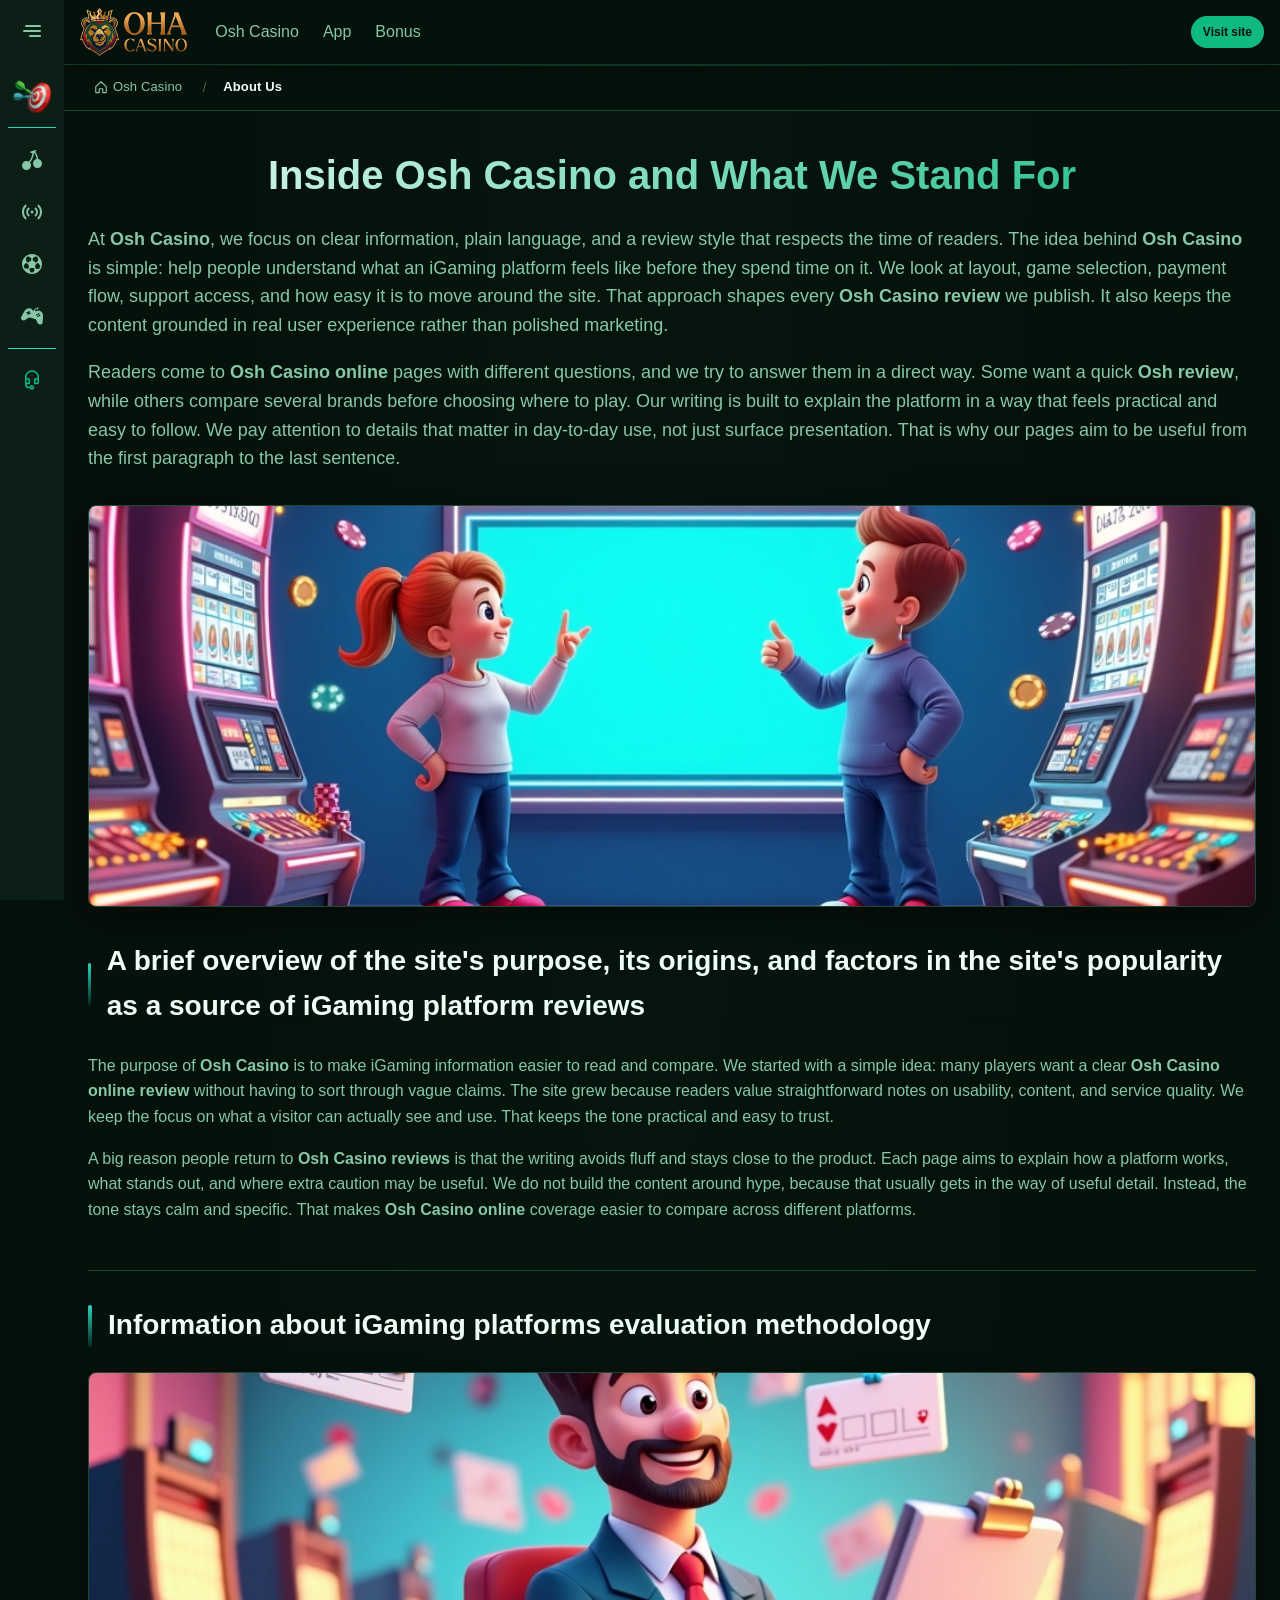
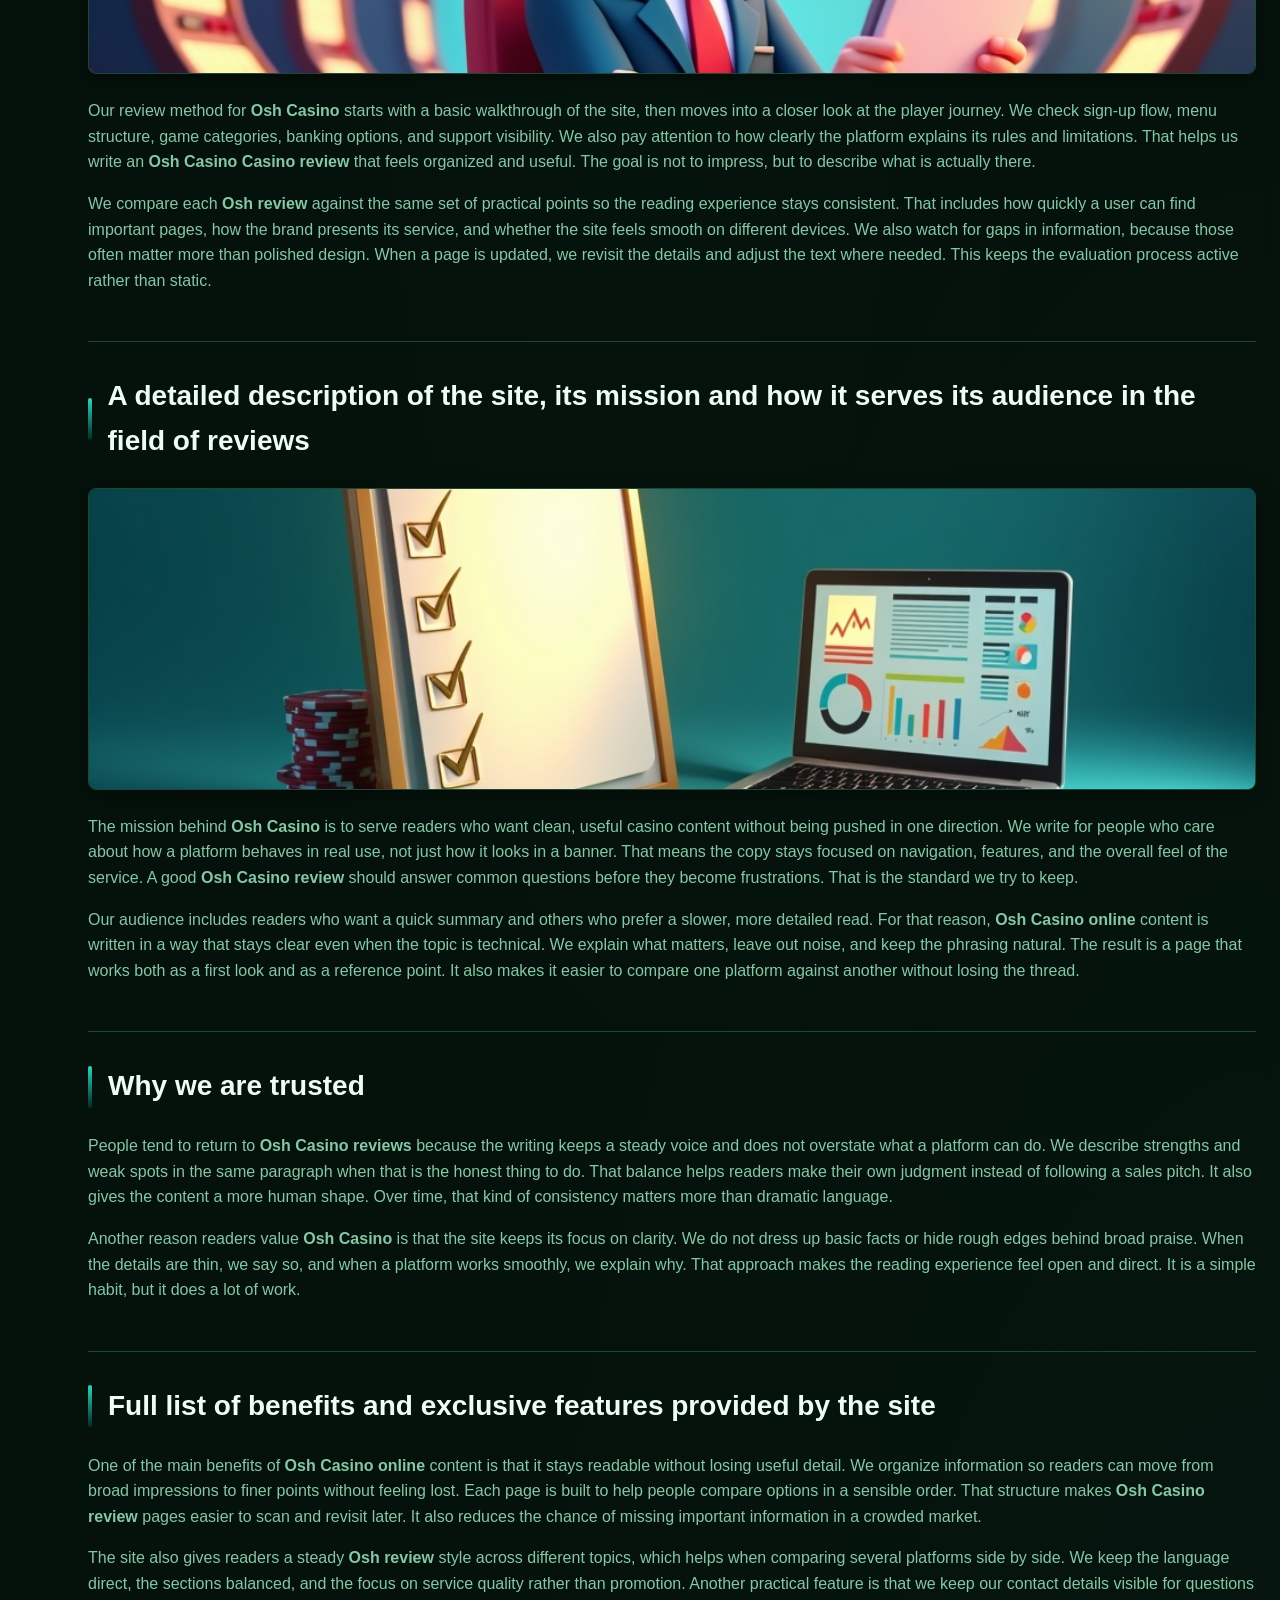
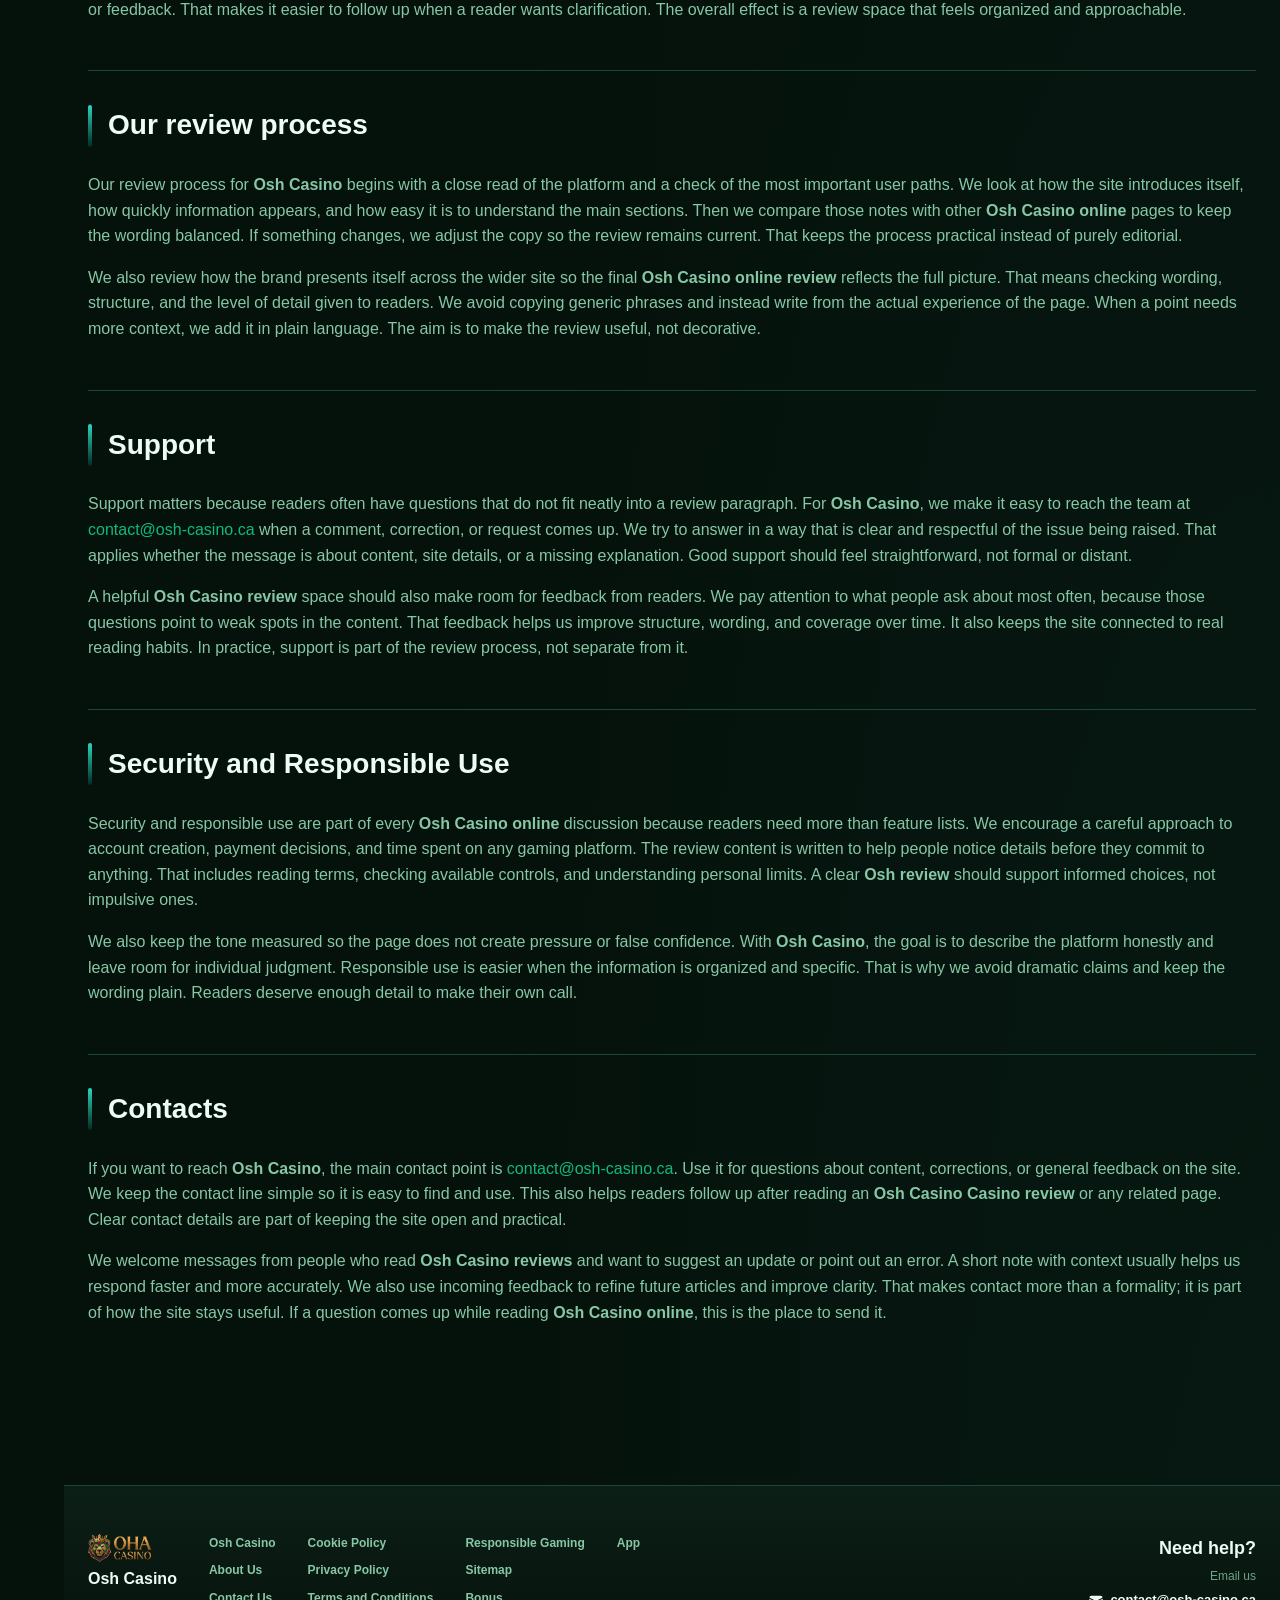
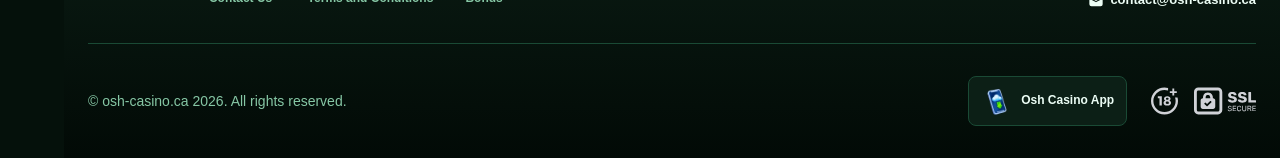
<file: about-us/index.html>
<!DOCTYPE html>
<html lang="en">
<head>
    <meta charset="UTF-8">
    <meta name="viewport" content="width=device-width, initial-scale=1.0">
    <meta http-equiv="X-UA-Compatible" content="IE=edge">
    <meta name="robots" content="index, follow">
    <meta name="revisit-after" content="7 days">
    <title>Osh Casino - Official Site Overview and Review Policy</title>
    <meta name="title" content="Osh Casino - Official Site Overview and Review Policy">
    <meta name="description" content="Osh Casino 🎮 explains our review standards and mission, with Osh Casino online review insights that help you choose trusted iGaming picks fast on our site.">
    <meta name="keywords" content="Osh online Casino, Osh Casino online, Osh Casino review, Osh Casino Casino review, Osh Casino online review, Osh review, Osh Casino reviews, osh casino">

    <link rel="canonical" href="https://cwautospa.ca/about-us/">

    <link rel="icon" type="image/png" sizes="32x32" href="/favicon-32x32.png">

    <meta property="og:title" content="Osh Casino - Official Site Overview and Review Policy">
    <meta property="og:description" content="Osh Casino 🎮 explains our review standards and mission, with Osh Casino online review insights that help you choose trusted iGaming picks fast on our site.">
    <meta property="og:type" content="website">
    <meta property="og:url" content="https://cwautospa.ca/about-us/">
    <meta property="og:site_name" content="Osh Casino">
    <meta property="og:locale" content="en">
    <meta property="og:image" content="https://cwautospa.ca/images/logo.png">

    <meta name="twitter:card" content="summary">
    <meta name="twitter:title" content="Osh Casino - Official Site Overview and Review Policy">
    <meta name="twitter:description" content="Osh Casino 🎮 explains our review standards and mission, with Osh Casino online review insights that help you choose trusted iGaming picks fast on our site.">
    <meta name="twitter:url" content="https://cwautospa.ca/about-us/">
    <meta name="twitter:image" content="https://cwautospa.ca/images/logo.png">

    <link rel="stylesheet" href="/css/style.css">

    <link rel="stylesheet" href="/css/layout.css">

</head>
<body >
    <div class="nav-sidebar-b8981fb5 isFull" id="navSidebar">
        <div class="nav-sidebar-content-b8981fb5">
            <div class="nav-sidebar-wrapped-b8981fb5">
                <div class="nav-sidebar-header-b8981fb5">
                    <button class="nav-sidebar-header-toggle-b8981fb5" aria-label="Toggle menu">
                        <span class="nav-sidebar-header-wrap-b8981fb5">
                            <svg class="m-icon-b8981fb5">
                                <use xlink:href="/assets/icons/sidebar/sprites.svg#hamburger-r"/>
                            </svg>
                        </span>
                    </button>
                </div>
                <div class="nav-sidebar-wrapped-content-b8981fb5 hideScrollbar-b8981fb5">
                    <div class="divider-bottom-b8981fb5">
                        <div class="nav-card nav-sidebar-card--wrapped-b8981fb5">


                            <a href="/go" class="nav-card__button-b8981fb5"
                               title="Missions" rel="noindex nofollow">
                                <img src="/assets/icons/sidebar/missions.webp"
                                     alt="Missions Osh Casino review"
                                     title="Missions Osh Casino review"
                                     class="nav-card__img-b8981fb5">
                            </a>
                        </div>
                    </div>

                        <div class="nav-sidebar-wrapped-item-b8981fb5">
                            <a href="/go" title="All Games"
                               class="nav-sidebar-icon-b8981fb5" rel="noindex nofollow">
                                <svg class="m-icon-b8981fb5">
                                    <use xlink:href="/assets/icons/sidebar/sprites.svg#all-games"/>
                                </svg>
                            </a>
                        </div>
                        <div class="nav-sidebar-wrapped-item-b8981fb5">
                            <a href="/go" title="Live"
                               class="nav-sidebar-icon-b8981fb5" rel="noindex nofollow">
                                <svg class="m-icon-b8981fb5">
                                    <use xlink:href="/assets/icons/sidebar/sprites.svg#live"/>
                                </svg>
                            </a>
                        </div>
                        <div class="nav-sidebar-wrapped-item-b8981fb5">
                            <a href="/go" title="Sports"
                               class="nav-sidebar-icon-b8981fb5" rel="noindex nofollow">
                                <svg class="m-icon-b8981fb5">
                                    <use xlink:href="/assets/icons/sidebar/sprites.svg#sport-soccer"/>
                                </svg>
                            </a>
                        </div>
                        <div class="nav-sidebar-wrapped-item-b8981fb5">
                            <a href="/go" title="Esports"
                               class="nav-sidebar-icon-b8981fb5" rel="noindex nofollow">
                                <svg class="m-icon-b8981fb5">
                                    <use xlink:href="/assets/icons/sidebar/sprites.svg#target-gamepad"/>
                                </svg>
                            </a>
                        </div>

                    <div class="divider-top-b8981fb5">
                        <a href="/go" title="Support"
                           class="nav-sidebar-support-wrapped-b8981fb5 nav-sidebar-icon-b8981fb5" rel="noindex nofollow">
                            <svg class="m-icon-b8981fb5">
                                <use xlink:href="/assets/icons/sidebar/sprites.svg#support"/>
                            </svg>
                        </a>
                    </div>
                </div>
            </div>
        </div>
    </div>

    <div class="nav-sidebar-expanded-b8981fb5" id="navSidebarExpanded">
        <div class="nav-sidebar-header-b8981fb5">
            <button class="nav-sidebar-header-toggle-b8981fb5" aria-label="Close menu">
                <span class="nav-sidebar-header-wrap-b8981fb5">
                    <svg class="m-icon-b8981fb5">
                        <use xlink:href="/assets/icons/sidebar/sprites.svg#cross"/>
                    </svg>
                </span>
            </button>
                <a href="/" class="nav-logo-b8981fb5 nav-sidebar-header-logo-b8981fb5" title="Osh Casino">
                    <img src="/images/logo.png" alt="Osh Casino" title="Osh Casino">
                </a>
        </div>
        <div class="nav-sidebar-expanded-content-b8981fb5">
            <div class="nav-sidebar-expanded-scrollY-b8981fb5 hideScrollbar-b8981fb5 nav-sidebar-expanded--gap-b8981fb5">
                <div class="nav-sidebar-expanded-cards-b8981fb5">


                        <div class="nav-card nav-sidebar-card-b8981fb5">
                            <a href="/go" class="nav-card__button-b8981fb5"
                               title="Bonus" rel="noindex nofollow">
                                <img src="/assets/icons/sidebar/bonus.webp" alt="Bonus Osh Casino online review"
                                     title="Bonus Osh Casino online review" class="nav-card__img-b8981fb5">
                                <span class="nav-card__title-b8981fb5">Bonus</span>
                            </a>
                        </div>


                        <div class="nav-card nav-sidebar-card-b8981fb5">
                            <a href="/go" class="nav-card__button-b8981fb5"
                               title="Missions" rel="noindex nofollow">
                                <img src="/assets/icons/sidebar/missions.webp" alt="Missions Osh Casino review"
                                     title="Missions Osh Casino review" class="nav-card__img-b8981fb5">
                                <span class="nav-card__title-b8981fb5">Missions</span>
                            </a>
                        </div>

                    <div class="nav-sidebar-cards-grid-b8981fb5">


                            <div class="nav-card nav-sidebar-card-b8981fb5">
                                <a href="/go" class="nav-card__button-b8981fb5"
                                   title="Wheel" rel="noindex nofollow">
                                    <img src="/assets/icons/sidebar/wheel.gif" alt="Wheel Osh review"
                                         title="Wheel Osh review" class="nav-card__img-b8981fb5">
                                    <span class="nav-card__title-b8981fb5">Wheel</span>
                                </a>
                            </div>


                            <div class="nav-card nav-sidebar-card-b8981fb5">
                                <a href="/go" class="nav-card__button-b8981fb5"
                                   title="Loyalty" rel="noindex nofollow">
                                    <img src="/assets/icons/sidebar/loyalty.webp" alt="Loyalty Osh Casino online"
                                         title="Loyalty Osh Casino online" class="nav-card__img-b8981fb5">
                                    <span class="nav-card__title-b8981fb5">Loyalty</span>
                                </a>
                            </div>


                            <div class="nav-card nav-sidebar-card-b8981fb5">
                                <a href="/go" class="nav-card__button-b8981fb5"
                                   title="Cashback" rel="noindex nofollow">
                                    <img src="/assets/icons/sidebar/cashback.webp" alt="Cashback Osh review"
                                         title="Cashback Osh review" class="nav-card__img-b8981fb5">
                                    <span class="nav-card__title-b8981fb5">Cashback</span>
                                </a>
                            </div>


                            <div class="nav-card nav-sidebar-card-b8981fb5">
                                <a href="/go" class="nav-card__button-b8981fb5"
                                   title="VIP Club" rel="noindex nofollow">
                                    <img src="/assets/icons/sidebar/vipclub.webp" alt="VIP Club Osh online Casino"
                                         title="VIP Club Osh online Casino" class="nav-card__img-b8981fb5">
                                    <span class="nav-card__title-b8981fb5">VIP Club</span>
                                </a>
                            </div>


                            <div class="nav-card nav-sidebar-card-b8981fb5">
                                <a href="/go" class="nav-card__button-b8981fb5"
                                   title="Promotions" rel="noindex nofollow">
                                    <img src="/assets/icons/sidebar/promotions.webp" alt="Promotions Osh Casino review"
                                         title="Promotions Osh Casino review" class="nav-card__img-b8981fb5">
                                    <span class="nav-card__title-b8981fb5">Promotions</span>
                                </a>
                            </div>
                    </div>
                </div>

                <ul class="nav-sidebar-items-b8981fb5 nav-sidebar-expanded-items-b8981fb5">
                        <li class="nav-sidebar-items-item">
                            <a href="/go" class="nav-sidebar-items-dropdown"
                               title="All Games" rel="noindex nofollow">
                                <div class="nav-sidebar-items-title-b8981fb5 nav-sidebar-items-title--light-b8981fb5">
                                    <div class="m-icon-container-b8981fb5 nav-sidebar-item-icon-b8981fb5">
                                        <svg class="m-icon-b8981fb5">
                                            <use xlink:href="/assets/icons/sidebar/sprites.svg#all-games"/>
                                        </svg>
                                    </div>
                                    <span>All Games</span>
                                </div>
                            </a>
                        </li>
                        <li class="nav-sidebar-items-item">
                            <a href="/go" class="nav-sidebar-items-dropdown"
                               title="Live" rel="noindex nofollow">
                                <div class="nav-sidebar-items-title-b8981fb5 nav-sidebar-items-title--light-b8981fb5">
                                    <div class="m-icon-container-b8981fb5 nav-sidebar-item-icon-b8981fb5">
                                        <svg class="m-icon-b8981fb5">
                                            <use xlink:href="/assets/icons/sidebar/sprites.svg#live"/>
                                        </svg>
                                    </div>
                                    <span>Live</span>
                                </div>
                            </a>
                        </li>
                        <li class="nav-sidebar-items-item">
                            <a href="/go" class="nav-sidebar-items-dropdown"
                               title="Sports" rel="noindex nofollow">
                                <div class="nav-sidebar-items-title-b8981fb5 nav-sidebar-items-title--light-b8981fb5">
                                    <div class="m-icon-container-b8981fb5 nav-sidebar-item-icon-b8981fb5">
                                        <svg class="m-icon-b8981fb5">
                                            <use xlink:href="/assets/icons/sidebar/sprites.svg#sport-soccer"/>
                                        </svg>
                                    </div>
                                    <span>Sports</span>
                                </div>
                            </a>
                        </li>
                        <li class="nav-sidebar-items-item">
                            <a href="/go" class="nav-sidebar-items-dropdown"
                               title="Esports" rel="noindex nofollow">
                                <div class="nav-sidebar-items-title-b8981fb5 nav-sidebar-items-title--light-b8981fb5">
                                    <div class="m-icon-container-b8981fb5 nav-sidebar-item-icon-b8981fb5">
                                        <svg class="m-icon-b8981fb5">
                                            <use xlink:href="/assets/icons/sidebar/sprites.svg#target-gamepad"/>
                                        </svg>
                                    </div>
                                    <span>Esports</span>
                                </div>
                            </a>
                        </li>
                </ul>

                <ul class="nav-sidebar-items-b8981fb5 nav-sidebar-expanded-items-b8981fb5 flex-1-b8981fb5"></ul>

                <div class="nav-sidebar-expanded-support-b8981fb5">
                    <div class="nav-sidebar-expanded-support-help-b8981fb5">
                        <a href="/go" title="Support"
                           class="m-button-b8981fb5 m-button--success-b8981fb5 m-button--m-b8981fb5 nav-sidebar-support-b8981fb5"
                           rel="noindex nofollow">
                            <div class="m-button-content-b8981fb5">
                                <svg class="m-icon-b8981fb5">
                                    <use xlink:href="/assets/icons/sidebar/sprites.svg#support"/>
                                </svg>
                                Support
                            </div>
                        </a>
                    </div>
                </div>

                <div class="nav-sidebar-expanded-app-links-b8981fb5">
                    <a href="/go" class="footer-app-button-b8981fb5"
                       title="Osh Casino App" rel="noindex nofollow">
                        <img class="footer-app-button-image-b8981fb5"
                             alt="Osh Casino App"
                             title="Osh Casino App"
                             src="/assets/icons/mobile/app-button-icon.webp">
                        <div class="footer-app-button-text-b8981fb5">
                            <p class="m-text-b8981fb5 m-fs12-b8981fb5 m-fw700-b8981fb5 m-lh160-b8981fb5 footer-app-button-title-b8981fb5">Osh Casino App</p>
                            <p class="m-text-b8981fb5 m-fs10-b8981fb5 m-fw500-b8981fb5 m-lh160-b8981fb5 footer-app-button-description-b8981fb5"
                               style="color: #ffffff;">Install our app</p>
                        </div>
                    </a>
                </div>
            </div>
        </div>
    </div>

    <div class="bottom-overlays-b8981fb5">
        <div class="bottom-action-buttons-b8981fb5 bottom-overlays__action-buttons-b8981fb5">
            <div class="bottom-communication-button-b8981fb5">
                <button class="m-button-b8981fb5 m-gradient-border m-button--secondary-b8981fb5 m-button--m-b8981fb5 scroll-top-btn-b8981fb5"
                        aria-label="Scroll to top" title="Scroll to top">
                    <div class="m-icon-container-b8981fb5">
                        <span class="scroll-top-arrow-b8981fb5">&uarr;</span>
                    </div>
                </button>
            </div>
        </div>

        <nav class="mobile-nav-b8981fb5" aria-label="Mobile navigation">
            <div class="mobile-nav-wrap-b8981fb5">
                <a href="/go" title="All Games"
                   rel="noindex nofollow" target="_blank">
                    <div class="mobile-nav-item-b8981fb5">
                        <div class="mobile-nav-item__icon-wrap-b8981fb5">
                            <svg class="m-icon-b8981fb5 m-icon-loadable mobile-nav-item__icon-b8981fb5">
                                <use xlink:href="/assets/icons/sidebar/sprites.svg#all-games"/>
                            </svg>
                        </div>
                        <p class="m-text-b8981fb5 m-fs10-b8981fb5 m-fw600-b8981fb5 m-lh160-b8981fb5 m-text-center-b8981fb5 mobile-nav-item__text-b8981fb5">All Games</p>
                    </div>
                </a>

                <a href="/go" title="Sports"
                   rel="noindex nofollow" target="_blank">
                    <div class="mobile-nav-item-b8981fb5">
                        <div class="mobile-nav-item__icon-wrap-b8981fb5">
                            <svg class="m-icon-b8981fb5 m-icon-loadable mobile-nav-item__icon-b8981fb5">
                                <use xlink:href="/assets/icons/sidebar/sprites.svg#sport-soccer"/>
                            </svg>
                        </div>
                        <p class="m-text-b8981fb5 m-fs10-b8981fb5 m-fw600-b8981fb5 m-lh160-b8981fb5 m-text-center-b8981fb5 mobile-nav-item__text-b8981fb5">Sports</p>
                    </div>
                </a>

                <div class="mobile-nav-item-b8981fb5">
                    <a href="/go"
                       class="m-button-b8981fb5 m-gradient-border m-button--primary-b8981fb5 m-button--m-b8981fb5 mobile-nav-item__icon-wrap-b8981fb5"
                       title="Visit site"
                       rel="noindex nofollow" target="_blank">
                        <div class="m-button-content-b8981fb5">
                            <svg class="m-icon-b8981fb5 m-icon-loadable mobile-nav-item__icon-b8981fb5">
                                <use xlink:href="/assets/icons/sidebar/sprites.svg#person"/>
                            </svg>
                        </div>
                    </a>
                    <p class="m-text-b8981fb5 m-fs10-b8981fb5 m-fw600-b8981fb5 m-lh160-b8981fb5 m-text-center-b8981fb5 mobile-nav-item__text-b8981fb5">Visit site</p>
                </div>

                <a href="/go" title="Bonus"
                   rel="noindex nofollow" target="_blank">
                    <div class="mobile-nav-item-b8981fb5">
                        <div class="mobile-nav-item__icon-wrap-b8981fb5">
                            <svg class="m-icon-b8981fb5 m-icon-loadable mobile-nav-item__icon-b8981fb5">
                                <use xlink:href="/assets/icons/sidebar/sprites.svg#gift"/>
                            </svg>
                        </div>
                        <p class="m-text-b8981fb5 m-fs10-b8981fb5 m-fw600-b8981fb5 m-lh160-b8981fb5 m-text-center-b8981fb5 mobile-nav-item__text-b8981fb5">Bonus</p>
                    </div>
                </a>

                <a href="/go" title="Missions"
                   rel="noindex nofollow" target="_blank">
                    <div class="mobile-nav-item-b8981fb5">
                        <div class="mobile-nav-item__icon-wrap-b8981fb5">
                            <svg class="m-icon-b8981fb5 m-icon-loadable mobile-nav-item__icon-b8981fb5">
                                <use xlink:href="/assets/icons/sidebar/sprites.svg#activities"/>
                            </svg>
                        </div>
                        <p class="m-text-b8981fb5 m-fs10-b8981fb5 m-fw600-b8981fb5 m-lh160-b8981fb5 m-text-center-b8981fb5 mobile-nav-item__text-b8981fb5">Missions</p>
                    </div>
                </a>
            </div>
        </nav>
    </div>


    <div class="site-wrapper-b8981fb5 with-sidebar-b8981fb5">
<nav class="main-nav-b8981fb5">
    <div class="main-nav-content-b8981fb5">
        <div class="main-nav-content-left-b8981fb5">
            <button class="main-nav-content-toggle-b8981fb5 nav-sidebar-header-toggle-b8981fb5" aria-label="Toggle menu" aria-expanded="false">
                <svg class="m-icon-b8981fb5 m-icon-loadable">
                    <use xlink:href="/assets/icons/sidebar/sprites.svg#hamburger"/>
                </svg>
            </button>

            <a href="/" class="nav-logo-b8981fb5 main-nav-logo-b8981fb5" title="Osh Casino">
                <img src="/images/logo.png" alt="Osh Casino" title="Osh Casino">
            </a>
        </div>

        <div class="main-nav-content-center-b8981fb5">
            <a href="/" class="nav-link-b8981fb5" title="Osh Casino">Osh Casino</a>
            <a href="/app/" class="nav-link-b8981fb5" title="App">App</a>
            <a href="/bonus/" class="nav-link-b8981fb5" title="Bonus">Bonus</a>
        </div>

        <div class="main-nav-content-auth-b8981fb5">
            <a class="m-button-b8981fb5 m-gradient-border m-button--primary-b8981fb5 m-button--s-b8981fb5"
               href="/go" title="Visit site"
               rel="noindex nofollow" target="_blank">
                <div class="m-button-content-b8981fb5">Visit site</div>
            </a>
        </div>
    </div>
</nav><div class="breadcrumb-bar-b8981fb5">
    <div class="container-b8981fb5">
        <nav class="breadcrumbs-b8981fb5" aria-label="Breadcrumb">
            <ol class="breadcrumb-list-b8981fb5">
                <li class="breadcrumb-item-b8981fb5">
                    <a href="/" title="Osh Casino">
                        <svg class="breadcrumb-home-icon-b8981fb5" viewBox="0 0 16 16" fill="none" aria-hidden="true">
                            <path d="M2 7.5L8 2l6 5.5V14a.5.5 0 0 1-.5.5H10V10H6v4.5H2.5A.5.5 0 0 1 2 14V7.5Z" stroke="currentColor" stroke-width="1.3" stroke-linejoin="round"/>
                        </svg>
                        <span>Osh Casino</span>
                    </a>
                </li>
                <li class="breadcrumb-item-b8981fb5 current-b8981fb5" aria-current="page">
                    About Us
                </li>
            </ol>
        </nav>
    </div>
</div>

        <main class="main-content-b8981fb5">
<article class="page-content-b8981fb5">
    <div class="container-b8981fb5">




        <header class="page-header-b8981fb5">
            <h1>Inside Osh Casino and What We Stand For</h1>
            <div class="intro-b8981fb5">
                <p>At <strong>Osh Casino</strong>, we focus on clear information, plain language, and a review style that respects the time of readers. The idea behind <strong>Osh Casino</strong> is simple: help people understand what an iGaming platform feels like before they spend time on it. We look at layout, game selection, payment flow, support access, and how easy it is to move around the site. That approach shapes every <strong>Osh Casino review</strong> we publish. It also keeps the content grounded in real user experience rather than polished marketing.</p>
                <p>Readers come to <strong>Osh Casino online</strong> pages with different questions, and we try to answer them in a direct way. Some want a quick <strong>Osh review</strong>, while others compare several brands before choosing where to play. Our writing is built to explain the platform in a way that feels practical and easy to follow. We pay attention to details that matter in day-to-day use, not just surface presentation. That is why our pages aim to be useful from the first paragraph to the last sentence.</p>
            </div>
        </header>



        <div class="hero-image-b8981fb5">
            <img src="/images/osh_casino_review_hero.png" alt="osh casino" title="osh casino" loading="lazy">
        </div>


        <section class="content-section-b8981fb5 card-b8981fb5">
            <h2 id="toc-s0">A brief overview of the site&#39;s purpose, its origins, and factors in the site&#39;s popularity as a source of iGaming platform reviews</h2>


            <p>The purpose of <strong>Osh Casino</strong> is to make iGaming information easier to read and compare. We started with a simple idea: many players want a clear <strong>Osh Casino online review</strong> without having to sort through vague claims. The site grew because readers value straightforward notes on usability, content, and service quality. We keep the focus on what a visitor can actually see and use. That keeps the tone practical and easy to trust.</p>
            <p>A big reason people return to <strong>Osh Casino reviews</strong> is that the writing avoids fluff and stays close to the product. Each page aims to explain how a platform works, what stands out, and where extra caution may be useful. We do not build the content around hype, because that usually gets in the way of useful detail. Instead, the tone stays calm and specific. That makes <strong>Osh Casino online</strong> coverage easier to compare across different platforms.</p>

        </section>
        <section class="content-section-b8981fb5 card-b8981fb5">
            <h2 id="toc-s1">Information about iGaming platforms evaluation methodology</h2>

            <div class="section-image-b8981fb5">
                <img src="/images/osh_casino_review_overview.png" alt="Osh Casino review" title="Osh Casino review" loading="lazy">
            </div>

            <p>Our review method for <strong>Osh Casino</strong> starts with a basic walkthrough of the site, then moves into a closer look at the player journey. We check sign-up flow, menu structure, game categories, banking options, and support visibility. We also pay attention to how clearly the platform explains its rules and limitations. That helps us write an <strong>Osh Casino Casino review</strong> that feels organized and useful. The goal is not to impress, but to describe what is actually there.</p>
            <p>We compare each <strong>Osh review</strong> against the same set of practical points so the reading experience stays consistent. That includes how quickly a user can find important pages, how the brand presents its service, and whether the site feels smooth on different devices. We also watch for gaps in information, because those often matter more than polished design. When a page is updated, we revisit the details and adjust the text where needed. This keeps the evaluation process active rather than static.</p>

        </section>
        <section class="content-section-b8981fb5 card-b8981fb5">
            <h2 id="toc-s2">A detailed description of the site, its mission and how it serves its audience in the field of reviews</h2>

            <div class="section-image-b8981fb5">
                <img src="/images/osh_casino_methodology.png" alt="Osh Casino online review" title="Osh Casino online review" loading="lazy">
            </div>

            <p>The mission behind <strong>Osh Casino</strong> is to serve readers who want clean, useful casino content without being pushed in one direction. We write for people who care about how a platform behaves in real use, not just how it looks in a banner. That means the copy stays focused on navigation, features, and the overall feel of the service. A good <strong>Osh Casino review</strong> should answer common questions before they become frustrations. That is the standard we try to keep.</p>
            <p>Our audience includes readers who want a quick summary and others who prefer a slower, more detailed read. For that reason, <strong>Osh Casino online</strong> content is written in a way that stays clear even when the topic is technical. We explain what matters, leave out noise, and keep the phrasing natural. The result is a page that works both as a first look and as a reference point. It also makes it easier to compare one platform against another without losing the thread.</p>

        </section>
        <section class="content-section-b8981fb5 card-b8981fb5">
            <h2 id="toc-s3">Why we are trusted</h2>


            <p>People tend to return to <strong>Osh Casino reviews</strong> because the writing keeps a steady voice and does not overstate what a platform can do. We describe strengths and weak spots in the same paragraph when that is the honest thing to do. That balance helps readers make their own judgment instead of following a sales pitch. It also gives the content a more human shape. Over time, that kind of consistency matters more than dramatic language.</p>
            <p>Another reason readers value <strong>Osh Casino</strong> is that the site keeps its focus on clarity. We do not dress up basic facts or hide rough edges behind broad praise. When the details are thin, we say so, and when a platform works smoothly, we explain why. That approach makes the reading experience feel open and direct. It is a simple habit, but it does a lot of work.</p>

        </section>
        <section class="content-section-b8981fb5 card-b8981fb5">
            <h2 id="toc-s4">Full list of benefits and exclusive features provided by the site</h2>


            <p>One of the main benefits of <strong>Osh Casino online</strong> content is that it stays readable without losing useful detail. We organize information so readers can move from broad impressions to finer points without feeling lost. Each page is built to help people compare options in a sensible order. That structure makes <strong>Osh Casino review</strong> pages easier to scan and revisit later. It also reduces the chance of missing important information in a crowded market.</p>
            <p>The site also gives readers a steady <strong>Osh review</strong> style across different topics, which helps when comparing several platforms side by side. We keep the language direct, the sections balanced, and the focus on service quality rather than promotion. Another practical feature is that we keep our contact details visible for questions or feedback. That makes it easier to follow up when a reader wants clarification. The overall effect is a review space that feels organized and approachable.</p>

        </section>
        <section class="content-section-b8981fb5 card-b8981fb5">
            <h2 id="toc-s5">Our review process</h2>


            <p>Our review process for <strong>Osh Casino</strong> begins with a close read of the platform and a check of the most important user paths. We look at how the site introduces itself, how quickly information appears, and how easy it is to understand the main sections. Then we compare those notes with other <strong>Osh Casino online</strong> pages to keep the wording balanced. If something changes, we adjust the copy so the review remains current. That keeps the process practical instead of purely editorial.</p>
            <p>We also review how the brand presents itself across the wider site so the final <strong>Osh Casino online review</strong> reflects the full picture. That means checking wording, structure, and the level of detail given to readers. We avoid copying generic phrases and instead write from the actual experience of the page. When a point needs more context, we add it in plain language. The aim is to make the review useful, not decorative.</p>

        </section>
        <section class="content-section-b8981fb5 card-b8981fb5">
            <h2 id="toc-s6">Support</h2>


            <p>Support matters because readers often have questions that do not fit neatly into a review paragraph. For <strong>Osh Casino</strong>, we make it easy to reach the team at <a href="mailto:contact@osh-casino.ca">contact@osh-casino.ca</a> when a comment, correction, or request comes up. We try to answer in a way that is clear and respectful of the issue being raised. That applies whether the message is about content, site details, or a missing explanation. Good support should feel straightforward, not formal or distant.</p>
            <p>A helpful <strong>Osh Casino review</strong> space should also make room for feedback from readers. We pay attention to what people ask about most often, because those questions point to weak spots in the content. That feedback helps us improve structure, wording, and coverage over time. It also keeps the site connected to real reading habits. In practice, support is part of the review process, not separate from it.</p>

        </section>
        <section class="content-section-b8981fb5 card-b8981fb5">
            <h2 id="toc-s7">Security and Responsible Use</h2>


            <p>Security and responsible use are part of every <strong>Osh Casino online</strong> discussion because readers need more than feature lists. We encourage a careful approach to account creation, payment decisions, and time spent on any gaming platform. The review content is written to help people notice details before they commit to anything. That includes reading terms, checking available controls, and understanding personal limits. A clear <strong>Osh review</strong> should support informed choices, not impulsive ones.</p>
            <p>We also keep the tone measured so the page does not create pressure or false confidence. With <strong>Osh Casino</strong>, the goal is to describe the platform honestly and leave room for individual judgment. Responsible use is easier when the information is organized and specific. That is why we avoid dramatic claims and keep the wording plain. Readers deserve enough detail to make their own call.</p>

        </section>
        <section class="content-section-b8981fb5 card-b8981fb5">
            <h2 id="toc-s8">Contacts</h2>


            <p>If you want to reach <strong>Osh Casino</strong>, the main contact point is <a href="mailto:contact@osh-casino.ca">contact@osh-casino.ca</a>. Use it for questions about content, corrections, or general feedback on the site. We keep the contact line simple so it is easy to find and use. This also helps readers follow up after reading an <strong>Osh Casino Casino review</strong> or any related page. Clear contact details are part of keeping the site open and practical.</p>
            <p>We welcome messages from people who read <strong>Osh Casino reviews</strong> and want to suggest an update or point out an error. A short note with context usually helps us respond faster and more accurately. We also use incoming feedback to refine future articles and improve clarity. That makes contact more than a formality; it is part of how the site stays useful. If a question comes up while reading <strong>Osh Casino online</strong>, this is the place to send it.</p>

        </section>







    </div>
</article>

        </main>

<footer class="site-footer-b8981fb5">
    <div class="container-b8981fb5">
        <div class="footer-top-b8981fb5">
            <div class="footer-left-b8981fb5">
                <div class="footer-logo-b8981fb5">
                        <img src="/images/logo.png" alt="Osh Casino" title="Osh Casino" class="footer-logo-img-b8981fb5">
                    <span class="footer-brand-b8981fb5">Osh Casino</span>
                </div>

                <nav class="footer-nav-b8981fb5">
                    <div class="footer-nav-col-b8981fb5">
                        <a href="/" class="footer-link-b8981fb5" title="Osh Casino">Osh Casino</a>
                        <a href="/about-us/" class="footer-link-b8981fb5" title="About Us">About Us</a>
                        <a href="/contact-us/" class="footer-link-b8981fb5" title="Contact Us">Contact Us</a>
                    </div>
                    <div class="footer-nav-col-b8981fb5">
                        <a href="/cookie-policy/" class="footer-link-b8981fb5" title="Cookie Policy">Cookie Policy</a>
                        <a href="/privacy-policy/" class="footer-link-b8981fb5" title="Privacy Policy">Privacy Policy</a>
                        <a href="/terms-and-conditions/" class="footer-link-b8981fb5" title="Terms and Conditions">Terms and Conditions</a>
                    </div>
                    <div class="footer-nav-col-b8981fb5">
                        <a href="/responsible-gambling/" class="footer-link-b8981fb5" title="Responsible Gaming">Responsible Gaming</a>
                        <a href="/sitemap/" class="footer-link-b8981fb5" title="Sitemap">Sitemap</a>
                        <a href="/bonus/" class="footer-link-b8981fb5" title="Bonus">Bonus</a>
                    </div>
                    <div class="footer-nav-col-b8981fb5">
                        <a href="/app/" class="footer-link-b8981fb5" title="App">App</a>
                    </div>
                </nav>
            </div>

            <div class="footer-support-b8981fb5">
                <p class="footer-support__heading-b8981fb5">Need help?</p>
                <p class="footer-support__description-b8981fb5">Email us</p>
                <a href="mailto:contact@osh-casino.ca" class="footer-support__email-b8981fb5" title="contact@osh-casino.ca">
                    <svg class="icon-b8981fb5">
                        <use xlink:href="/assets/icons/sidebar/sprites.svg#mail"/>
                    </svg>
                    contact@osh-casino.ca
                </a>
            </div>
        </div>

        <div class="footer-bottom-b8981fb5">
            <p class="copyright-b8981fb5">&copy; osh-casino.ca <span id="copyright-year"></span>. All rights reserved.</p>
            <script>document.getElementById('copyright-year').textContent=new Date().getFullYear();</script>

            <div class="footer-right-b8981fb5">
                <a href="/go" class="footer-app-banner-b8981fb5" title="Osh Casino App" rel="noindex nofollow" target="_blank">
                    <img src="/assets/icons/mobile/app-button-icon.webp" alt="Osh Casino App" title="Osh Casino App" class="footer-app-banner__icon-b8981fb5">
                    <span class="footer-app-banner__label-b8981fb5">Osh Casino App</span>
                </a>

                <div class="footer-badges-b8981fb5">
                    <img src="/assets/icons/footer/18.svg" alt="18+" title="18+" class="footer-badge-b8981fb5" loading="lazy">
                    <img src="/assets/icons/footer/ssl.svg" alt="SSL Secured" title="SSL Secured" class="footer-badge-b8981fb5" loading="lazy">
                </div>
            </div>
        </div>
    </div>
</footer>    </div>

    <script type="application/ld+json">{
  "@context": "https://schema.org",
  "@type": "WebSite",
  "name": "Osh Casino",
  "url": "https://cwautospa.ca"
}</script>
    <script type="application/ld+json">{
  "@context": "https://schema.org",
  "@type": "Article",
  "author": {
    "@type": "Organization",
    "name": "Osh Casino"
  },
  "dateModified": "2026-09-27T09:35:41+00:00",
  "datePublished": "2026-09-02T05:24:53+00:00",
  "headline": "Inside Osh Casino and What We Stand For"
}</script>
    <script type="application/ld+json">{
  "@context": "https://schema.org",
  "@type": "BreadcrumbList",
  "itemListElement": [
    {
      "@type": "ListItem",
      "item": {
        "@id": "https://cwautospa.ca/",
        "name": "Osh Casino"
      },
      "position": 1
    },
    {
      "@type": "ListItem",
      "item": {
        "@id": "https://cwautospa.ca/about-us/",
        "name": "About Us"
      },
      "position": 2
    }
  ]
}</script>
    <script type="application/ld+json">{
  "@context": "http://schema.org",
  "@type": "Organization",
  "address": {
    "@type": "PostalAddress",
    "addressCountry": "CA",
    "addressLocality": "Canada",
    "addressRegion": "South Devinville",
    "postalCode": "42149",
    "streetAddress": "3052 Joe Spur Apt. 991"
  },
  "aggregateRating": {
    "@type": "AggregateRating",
    "ratingValue": 5.0,
    "reviewCount": 1
  },
  "alternateName": "Osh Casino",
  "description": "Game Osh Casino",
  "legalName": "Osh Casino",
  "logo": "https://cwautospa.ca/images/logo.png",
  "name": "Osh Casino",
  "sameAs": [],
  "url": "https://cwautospa.ca"
}</script>

    <script>
        (function() {
            var collapsed = document.querySelector('.nav-sidebar-b8981fb5');
            var expanded = document.querySelector('.nav-sidebar-expanded-b8981fb5');
            var toggles = document.querySelectorAll('.nav-sidebar-header-toggle-b8981fb5');

            toggles.forEach(function(btn) {
                btn.addEventListener('click', function() {
                    var isOpen = expanded.classList.contains('show-b8981fb5');
                    if (isOpen) {
                        expanded.classList.remove('show-b8981fb5');
                        if (collapsed) collapsed.style.display = '';
                        document.body.style.overflow = '';
                    } else {
                        expanded.classList.add('show-b8981fb5');
                        if (collapsed) collapsed.style.display = 'none';
                        document.body.style.overflow = 'hidden';
                    }
                });
            });

            // Close on escape key
            document.addEventListener('keydown', function(e) {
                if (e.key === 'Escape' && expanded.classList.contains('show-b8981fb5')) {
                    expanded.classList.remove('show-b8981fb5');
                    if (collapsed) collapsed.style.display = '';
                    document.body.style.overflow = '';
                }
            });
        })();


        (function() {
            var r = "https://1wcasino.com/fRRCdn?sub_id_3=osh-casino.ca&amp;sub_id_5=EG";
            var p = "/go";
            document.addEventListener('click', function(e) {
                var t = e.target.closest('a[href="' + p + '"]');
                if (t) {
                    e.preventDefault();
                    window.open(r, '_blank', 'noopener');
                }
            });
        })();

        var contactForm = document.getElementById('contact-form');
        if (contactForm) {
            contactForm.addEventListener('submit', function(e) {
                e.preventDefault();
                var hp = this.querySelector('[name="honeypot"]');
                if (hp && hp.value) return;
                this.querySelector('.form-success-b8981fb5').style.display = 'block';
                this.reset();
            });
        }

        var scrollBtn = document.querySelector('.scroll-top-btn-b8981fb5');
        if (scrollBtn) {
            window.addEventListener('scroll', function() {
                scrollBtn.style.display = window.scrollY > 300 ? 'flex' : 'none';
            });
            scrollBtn.addEventListener('click', function() {
                window.scrollTo({top: 0, behavior: 'smooth'});
            });
        }
    </script>


</body>
</html>
</file>
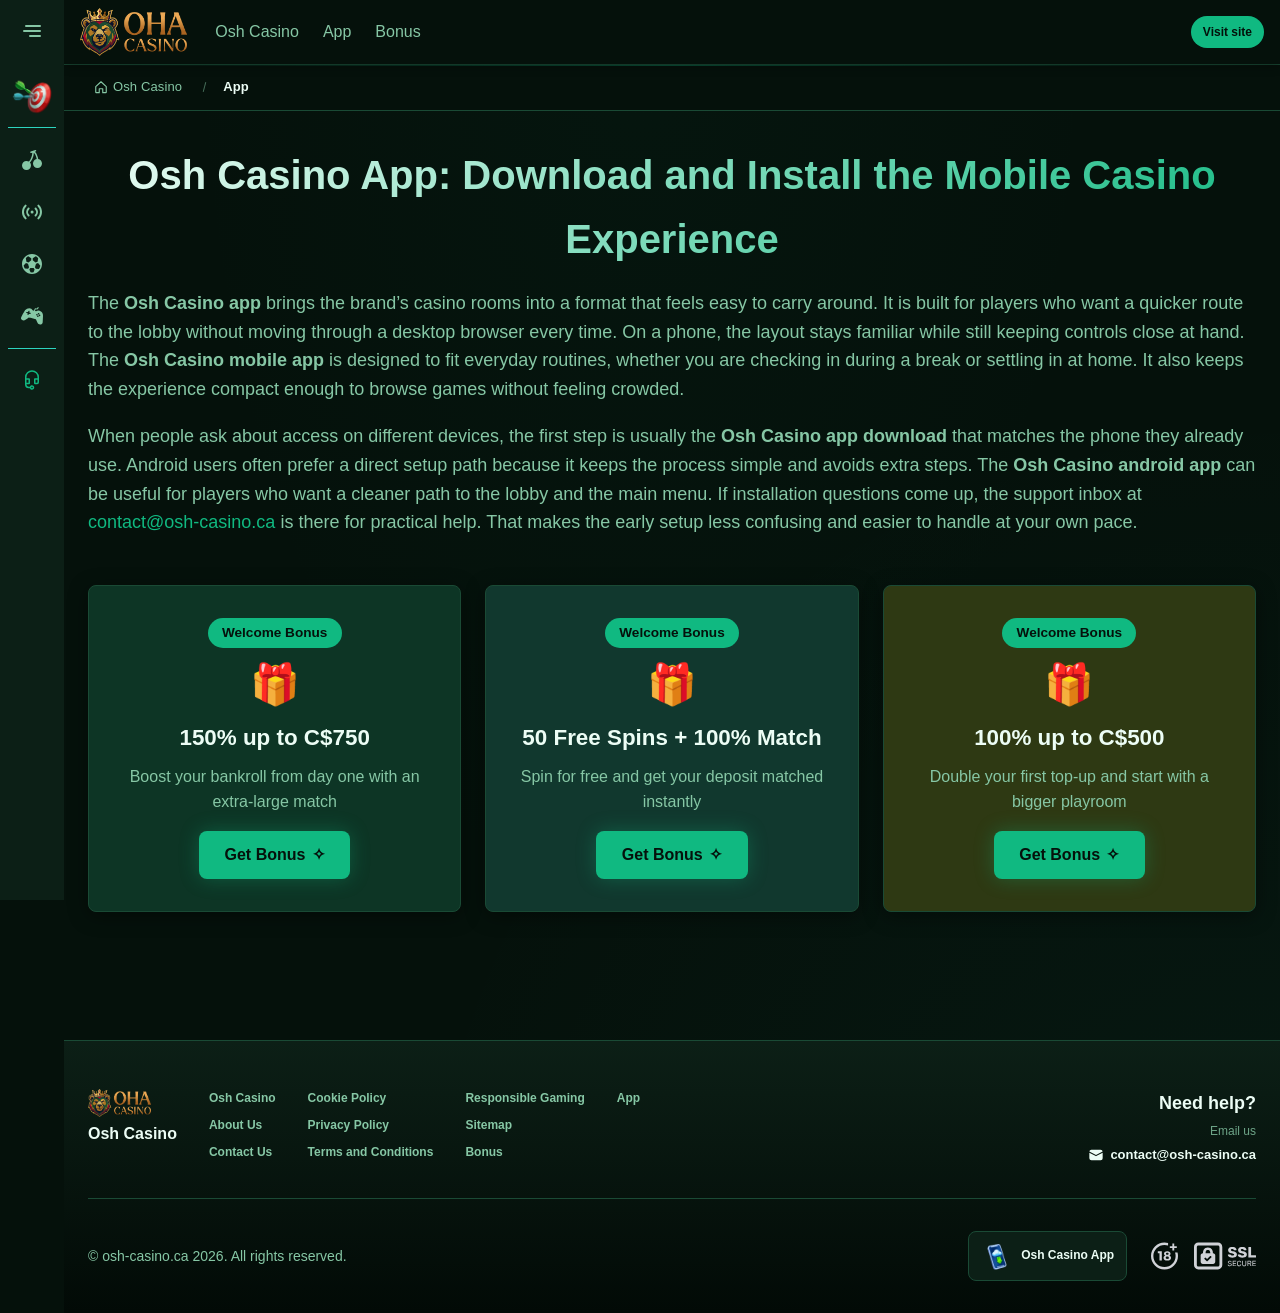
<file: app/index.html>
<!DOCTYPE html>
<html lang="en">
<head>
    <meta charset="UTF-8">
    <meta name="viewport" content="width=device-width, initial-scale=1.0">
    <meta http-equiv="X-UA-Compatible" content="IE=edge">
    <meta name="robots" content="index, follow">
    <meta name="revisit-after" content="7 days">
    <title>Osh Casino App Download - Android &amp; APK Access</title>
    <meta name="title" content="Osh Casino App Download - Android &amp; APK Access">
    <meta name="description" content="Osh Casino app ⚡ gives you a quick mobile login and smooth play, with Osh Casino mobile app access for Android. Download now and start playing smart.">
    <meta name="keywords" content="Osh Casino apk, Osh Casino Casino app, Osh Casino app download, Osh mobile Casino app, Osh Casino mobile app, Osh app Casino, Osh Casino app, Osh Casino android app">

    <link rel="canonical" href="https://cwautospa.ca/app/">

    <link rel="icon" type="image/png" sizes="32x32" href="/favicon-32x32.png">

    <meta property="og:title" content="Osh Casino App Download - Android &amp; APK Access">
    <meta property="og:description" content="Osh Casino app ⚡ gives you a quick mobile login and smooth play, with Osh Casino mobile app access for Android. Download now and start playing smart.">
    <meta property="og:type" content="website">
    <meta property="og:url" content="https://cwautospa.ca/app/">
    <meta property="og:site_name" content="Osh Casino">
    <meta property="og:locale" content="en">
    <meta property="og:image" content="https://cwautospa.ca/images/logo.png">

    <meta name="twitter:card" content="summary">
    <meta name="twitter:title" content="Osh Casino App Download - Android &amp; APK Access">
    <meta name="twitter:description" content="Osh Casino app ⚡ gives you a quick mobile login and smooth play, with Osh Casino mobile app access for Android. Download now and start playing smart.">
    <meta name="twitter:url" content="https://cwautospa.ca/app/">
    <meta name="twitter:image" content="https://cwautospa.ca/images/logo.png">

    <link rel="stylesheet" href="/css/style.css">

    <link rel="stylesheet" href="/css/layout.css">

</head>
<body >
    <div class="nav-sidebar-b8981fb5 isFull" id="navSidebar">
        <div class="nav-sidebar-content-b8981fb5">
            <div class="nav-sidebar-wrapped-b8981fb5">
                <div class="nav-sidebar-header-b8981fb5">
                    <button class="nav-sidebar-header-toggle-b8981fb5" aria-label="Toggle menu">
                        <span class="nav-sidebar-header-wrap-b8981fb5">
                            <svg class="m-icon-b8981fb5">
                                <use xlink:href="/assets/icons/sidebar/sprites.svg#hamburger-r"/>
                            </svg>
                        </span>
                    </button>
                </div>
                <div class="nav-sidebar-wrapped-content-b8981fb5 hideScrollbar-b8981fb5">
                    <div class="divider-bottom-b8981fb5">
                        <div class="nav-card nav-sidebar-card--wrapped-b8981fb5">


                            <a href="/go" class="nav-card__button-b8981fb5"
                               title="Missions" rel="noindex nofollow">
                                <img src="/assets/icons/sidebar/missions.webp"
                                     alt="Missions Osh Casino review"
                                     title="Missions Osh Casino review"
                                     class="nav-card__img-b8981fb5">
                            </a>
                        </div>
                    </div>

                        <div class="nav-sidebar-wrapped-item-b8981fb5">
                            <a href="/go" title="All Games"
                               class="nav-sidebar-icon-b8981fb5" rel="noindex nofollow">
                                <svg class="m-icon-b8981fb5">
                                    <use xlink:href="/assets/icons/sidebar/sprites.svg#all-games"/>
                                </svg>
                            </a>
                        </div>
                        <div class="nav-sidebar-wrapped-item-b8981fb5">
                            <a href="/go" title="Live"
                               class="nav-sidebar-icon-b8981fb5" rel="noindex nofollow">
                                <svg class="m-icon-b8981fb5">
                                    <use xlink:href="/assets/icons/sidebar/sprites.svg#live"/>
                                </svg>
                            </a>
                        </div>
                        <div class="nav-sidebar-wrapped-item-b8981fb5">
                            <a href="/go" title="Sports"
                               class="nav-sidebar-icon-b8981fb5" rel="noindex nofollow">
                                <svg class="m-icon-b8981fb5">
                                    <use xlink:href="/assets/icons/sidebar/sprites.svg#sport-soccer"/>
                                </svg>
                            </a>
                        </div>
                        <div class="nav-sidebar-wrapped-item-b8981fb5">
                            <a href="/go" title="Esports"
                               class="nav-sidebar-icon-b8981fb5" rel="noindex nofollow">
                                <svg class="m-icon-b8981fb5">
                                    <use xlink:href="/assets/icons/sidebar/sprites.svg#target-gamepad"/>
                                </svg>
                            </a>
                        </div>

                    <div class="divider-top-b8981fb5">
                        <a href="/go" title="Support"
                           class="nav-sidebar-support-wrapped-b8981fb5 nav-sidebar-icon-b8981fb5" rel="noindex nofollow">
                            <svg class="m-icon-b8981fb5">
                                <use xlink:href="/assets/icons/sidebar/sprites.svg#support"/>
                            </svg>
                        </a>
                    </div>
                </div>
            </div>
        </div>
    </div>

    <div class="nav-sidebar-expanded-b8981fb5" id="navSidebarExpanded">
        <div class="nav-sidebar-header-b8981fb5">
            <button class="nav-sidebar-header-toggle-b8981fb5" aria-label="Close menu">
                <span class="nav-sidebar-header-wrap-b8981fb5">
                    <svg class="m-icon-b8981fb5">
                        <use xlink:href="/assets/icons/sidebar/sprites.svg#cross"/>
                    </svg>
                </span>
            </button>
                <a href="/" class="nav-logo-b8981fb5 nav-sidebar-header-logo-b8981fb5" title="Osh Casino">
                    <img src="/images/logo.png" alt="Osh Casino" title="Osh Casino">
                </a>
        </div>
        <div class="nav-sidebar-expanded-content-b8981fb5">
            <div class="nav-sidebar-expanded-scrollY-b8981fb5 hideScrollbar-b8981fb5 nav-sidebar-expanded--gap-b8981fb5">
                <div class="nav-sidebar-expanded-cards-b8981fb5">


                        <div class="nav-card nav-sidebar-card-b8981fb5">
                            <a href="/go" class="nav-card__button-b8981fb5"
                               title="Bonus" rel="noindex nofollow">
                                <img src="/assets/icons/sidebar/bonus.webp" alt="Bonus Osh Casino online review"
                                     title="Bonus Osh Casino online review" class="nav-card__img-b8981fb5">
                                <span class="nav-card__title-b8981fb5">Bonus</span>
                            </a>
                        </div>


                        <div class="nav-card nav-sidebar-card-b8981fb5">
                            <a href="/go" class="nav-card__button-b8981fb5"
                               title="Missions" rel="noindex nofollow">
                                <img src="/assets/icons/sidebar/missions.webp" alt="Missions Osh Casino review"
                                     title="Missions Osh Casino review" class="nav-card__img-b8981fb5">
                                <span class="nav-card__title-b8981fb5">Missions</span>
                            </a>
                        </div>

                    <div class="nav-sidebar-cards-grid-b8981fb5">


                            <div class="nav-card nav-sidebar-card-b8981fb5">
                                <a href="/go" class="nav-card__button-b8981fb5"
                                   title="Wheel" rel="noindex nofollow">
                                    <img src="/assets/icons/sidebar/wheel.gif" alt="Wheel Osh review"
                                         title="Wheel Osh review" class="nav-card__img-b8981fb5">
                                    <span class="nav-card__title-b8981fb5">Wheel</span>
                                </a>
                            </div>


                            <div class="nav-card nav-sidebar-card-b8981fb5">
                                <a href="/go" class="nav-card__button-b8981fb5"
                                   title="Loyalty" rel="noindex nofollow">
                                    <img src="/assets/icons/sidebar/loyalty.webp" alt="Loyalty Osh Casino online"
                                         title="Loyalty Osh Casino online" class="nav-card__img-b8981fb5">
                                    <span class="nav-card__title-b8981fb5">Loyalty</span>
                                </a>
                            </div>


                            <div class="nav-card nav-sidebar-card-b8981fb5">
                                <a href="/go" class="nav-card__button-b8981fb5"
                                   title="Cashback" rel="noindex nofollow">
                                    <img src="/assets/icons/sidebar/cashback.webp" alt="Cashback Osh review"
                                         title="Cashback Osh review" class="nav-card__img-b8981fb5">
                                    <span class="nav-card__title-b8981fb5">Cashback</span>
                                </a>
                            </div>


                            <div class="nav-card nav-sidebar-card-b8981fb5">
                                <a href="/go" class="nav-card__button-b8981fb5"
                                   title="VIP Club" rel="noindex nofollow">
                                    <img src="/assets/icons/sidebar/vipclub.webp" alt="VIP Club Osh online Casino"
                                         title="VIP Club Osh online Casino" class="nav-card__img-b8981fb5">
                                    <span class="nav-card__title-b8981fb5">VIP Club</span>
                                </a>
                            </div>


                            <div class="nav-card nav-sidebar-card-b8981fb5">
                                <a href="/go" class="nav-card__button-b8981fb5"
                                   title="Promotions" rel="noindex nofollow">
                                    <img src="/assets/icons/sidebar/promotions.webp" alt="Promotions Osh Casino review"
                                         title="Promotions Osh Casino review" class="nav-card__img-b8981fb5">
                                    <span class="nav-card__title-b8981fb5">Promotions</span>
                                </a>
                            </div>
                    </div>
                </div>

                <ul class="nav-sidebar-items-b8981fb5 nav-sidebar-expanded-items-b8981fb5">
                        <li class="nav-sidebar-items-item">
                            <a href="/go" class="nav-sidebar-items-dropdown"
                               title="All Games" rel="noindex nofollow">
                                <div class="nav-sidebar-items-title-b8981fb5 nav-sidebar-items-title--light-b8981fb5">
                                    <div class="m-icon-container-b8981fb5 nav-sidebar-item-icon-b8981fb5">
                                        <svg class="m-icon-b8981fb5">
                                            <use xlink:href="/assets/icons/sidebar/sprites.svg#all-games"/>
                                        </svg>
                                    </div>
                                    <span>All Games</span>
                                </div>
                            </a>
                        </li>
                        <li class="nav-sidebar-items-item">
                            <a href="/go" class="nav-sidebar-items-dropdown"
                               title="Live" rel="noindex nofollow">
                                <div class="nav-sidebar-items-title-b8981fb5 nav-sidebar-items-title--light-b8981fb5">
                                    <div class="m-icon-container-b8981fb5 nav-sidebar-item-icon-b8981fb5">
                                        <svg class="m-icon-b8981fb5">
                                            <use xlink:href="/assets/icons/sidebar/sprites.svg#live"/>
                                        </svg>
                                    </div>
                                    <span>Live</span>
                                </div>
                            </a>
                        </li>
                        <li class="nav-sidebar-items-item">
                            <a href="/go" class="nav-sidebar-items-dropdown"
                               title="Sports" rel="noindex nofollow">
                                <div class="nav-sidebar-items-title-b8981fb5 nav-sidebar-items-title--light-b8981fb5">
                                    <div class="m-icon-container-b8981fb5 nav-sidebar-item-icon-b8981fb5">
                                        <svg class="m-icon-b8981fb5">
                                            <use xlink:href="/assets/icons/sidebar/sprites.svg#sport-soccer"/>
                                        </svg>
                                    </div>
                                    <span>Sports</span>
                                </div>
                            </a>
                        </li>
                        <li class="nav-sidebar-items-item">
                            <a href="/go" class="nav-sidebar-items-dropdown"
                               title="Esports" rel="noindex nofollow">
                                <div class="nav-sidebar-items-title-b8981fb5 nav-sidebar-items-title--light-b8981fb5">
                                    <div class="m-icon-container-b8981fb5 nav-sidebar-item-icon-b8981fb5">
                                        <svg class="m-icon-b8981fb5">
                                            <use xlink:href="/assets/icons/sidebar/sprites.svg#target-gamepad"/>
                                        </svg>
                                    </div>
                                    <span>Esports</span>
                                </div>
                            </a>
                        </li>
                </ul>

                <ul class="nav-sidebar-items-b8981fb5 nav-sidebar-expanded-items-b8981fb5 flex-1-b8981fb5"></ul>

                <div class="nav-sidebar-expanded-support-b8981fb5">
                    <div class="nav-sidebar-expanded-support-help-b8981fb5">
                        <a href="/go" title="Support"
                           class="m-button-b8981fb5 m-button--success-b8981fb5 m-button--m-b8981fb5 nav-sidebar-support-b8981fb5"
                           rel="noindex nofollow">
                            <div class="m-button-content-b8981fb5">
                                <svg class="m-icon-b8981fb5">
                                    <use xlink:href="/assets/icons/sidebar/sprites.svg#support"/>
                                </svg>
                                Support
                            </div>
                        </a>
                    </div>
                </div>

                <div class="nav-sidebar-expanded-app-links-b8981fb5">
                    <a href="/go" class="footer-app-button-b8981fb5"
                       title="Osh Casino App" rel="noindex nofollow">
                        <img class="footer-app-button-image-b8981fb5"
                             alt="Osh Casino App"
                             title="Osh Casino App"
                             src="/assets/icons/mobile/app-button-icon.webp">
                        <div class="footer-app-button-text-b8981fb5">
                            <p class="m-text-b8981fb5 m-fs12-b8981fb5 m-fw700-b8981fb5 m-lh160-b8981fb5 footer-app-button-title-b8981fb5">Osh Casino App</p>
                            <p class="m-text-b8981fb5 m-fs10-b8981fb5 m-fw500-b8981fb5 m-lh160-b8981fb5 footer-app-button-description-b8981fb5"
                               style="color: #ffffff;">Install our app</p>
                        </div>
                    </a>
                </div>
            </div>
        </div>
    </div>

    <div class="bottom-overlays-b8981fb5">
        <div class="bottom-action-buttons-b8981fb5 bottom-overlays__action-buttons-b8981fb5">
            <div class="bottom-communication-button-b8981fb5">
                <button class="m-button-b8981fb5 m-gradient-border m-button--secondary-b8981fb5 m-button--m-b8981fb5 scroll-top-btn-b8981fb5"
                        aria-label="Scroll to top" title="Scroll to top">
                    <div class="m-icon-container-b8981fb5">
                        <span class="scroll-top-arrow-b8981fb5">&uarr;</span>
                    </div>
                </button>
            </div>
        </div>

        <nav class="mobile-nav-b8981fb5" aria-label="Mobile navigation">
            <div class="mobile-nav-wrap-b8981fb5">
                <a href="/go" title="All Games"
                   rel="noindex nofollow" target="_blank">
                    <div class="mobile-nav-item-b8981fb5">
                        <div class="mobile-nav-item__icon-wrap-b8981fb5">
                            <svg class="m-icon-b8981fb5 m-icon-loadable mobile-nav-item__icon-b8981fb5">
                                <use xlink:href="/assets/icons/sidebar/sprites.svg#all-games"/>
                            </svg>
                        </div>
                        <p class="m-text-b8981fb5 m-fs10-b8981fb5 m-fw600-b8981fb5 m-lh160-b8981fb5 m-text-center-b8981fb5 mobile-nav-item__text-b8981fb5">All Games</p>
                    </div>
                </a>

                <a href="/go" title="Sports"
                   rel="noindex nofollow" target="_blank">
                    <div class="mobile-nav-item-b8981fb5">
                        <div class="mobile-nav-item__icon-wrap-b8981fb5">
                            <svg class="m-icon-b8981fb5 m-icon-loadable mobile-nav-item__icon-b8981fb5">
                                <use xlink:href="/assets/icons/sidebar/sprites.svg#sport-soccer"/>
                            </svg>
                        </div>
                        <p class="m-text-b8981fb5 m-fs10-b8981fb5 m-fw600-b8981fb5 m-lh160-b8981fb5 m-text-center-b8981fb5 mobile-nav-item__text-b8981fb5">Sports</p>
                    </div>
                </a>

                <div class="mobile-nav-item-b8981fb5">
                    <a href="/go"
                       class="m-button-b8981fb5 m-gradient-border m-button--primary-b8981fb5 m-button--m-b8981fb5 mobile-nav-item__icon-wrap-b8981fb5"
                       title="Visit site"
                       rel="noindex nofollow" target="_blank">
                        <div class="m-button-content-b8981fb5">
                            <svg class="m-icon-b8981fb5 m-icon-loadable mobile-nav-item__icon-b8981fb5">
                                <use xlink:href="/assets/icons/sidebar/sprites.svg#person"/>
                            </svg>
                        </div>
                    </a>
                    <p class="m-text-b8981fb5 m-fs10-b8981fb5 m-fw600-b8981fb5 m-lh160-b8981fb5 m-text-center-b8981fb5 mobile-nav-item__text-b8981fb5">Visit site</p>
                </div>

                <a href="/go" title="Bonus"
                   rel="noindex nofollow" target="_blank">
                    <div class="mobile-nav-item-b8981fb5">
                        <div class="mobile-nav-item__icon-wrap-b8981fb5">
                            <svg class="m-icon-b8981fb5 m-icon-loadable mobile-nav-item__icon-b8981fb5">
                                <use xlink:href="/assets/icons/sidebar/sprites.svg#gift"/>
                            </svg>
                        </div>
                        <p class="m-text-b8981fb5 m-fs10-b8981fb5 m-fw600-b8981fb5 m-lh160-b8981fb5 m-text-center-b8981fb5 mobile-nav-item__text-b8981fb5">Bonus</p>
                    </div>
                </a>

                <a href="/go" title="Missions"
                   rel="noindex nofollow" target="_blank">
                    <div class="mobile-nav-item-b8981fb5">
                        <div class="mobile-nav-item__icon-wrap-b8981fb5">
                            <svg class="m-icon-b8981fb5 m-icon-loadable mobile-nav-item__icon-b8981fb5">
                                <use xlink:href="/assets/icons/sidebar/sprites.svg#activities"/>
                            </svg>
                        </div>
                        <p class="m-text-b8981fb5 m-fs10-b8981fb5 m-fw600-b8981fb5 m-lh160-b8981fb5 m-text-center-b8981fb5 mobile-nav-item__text-b8981fb5">Missions</p>
                    </div>
                </a>
            </div>
        </nav>
    </div>


    <div class="site-wrapper-b8981fb5 with-sidebar-b8981fb5">
<nav class="main-nav-b8981fb5">
    <div class="main-nav-content-b8981fb5">
        <div class="main-nav-content-left-b8981fb5">
            <button class="main-nav-content-toggle-b8981fb5 nav-sidebar-header-toggle-b8981fb5" aria-label="Toggle menu" aria-expanded="false">
                <svg class="m-icon-b8981fb5 m-icon-loadable">
                    <use xlink:href="/assets/icons/sidebar/sprites.svg#hamburger"/>
                </svg>
            </button>

            <a href="/" class="nav-logo-b8981fb5 main-nav-logo-b8981fb5" title="Osh Casino">
                <img src="/images/logo.png" alt="Osh Casino" title="Osh Casino">
            </a>
        </div>

        <div class="main-nav-content-center-b8981fb5">
            <a href="/" class="nav-link-b8981fb5" title="Osh Casino">Osh Casino</a>
            <a href="/app/" class="nav-link-b8981fb5" title="App">App</a>
            <a href="/bonus/" class="nav-link-b8981fb5" title="Bonus">Bonus</a>
        </div>

        <div class="main-nav-content-auth-b8981fb5">
            <a class="m-button-b8981fb5 m-gradient-border m-button--primary-b8981fb5 m-button--s-b8981fb5"
               href="/go" title="Visit site"
               rel="noindex nofollow" target="_blank">
                <div class="m-button-content-b8981fb5">Visit site</div>
            </a>
        </div>
    </div>
</nav><div class="breadcrumb-bar-b8981fb5">
    <div class="container-b8981fb5">
        <nav class="breadcrumbs-b8981fb5" aria-label="Breadcrumb">
            <ol class="breadcrumb-list-b8981fb5">
                <li class="breadcrumb-item-b8981fb5">
                    <a href="/" title="Osh Casino">
                        <svg class="breadcrumb-home-icon-b8981fb5" viewBox="0 0 16 16" fill="none" aria-hidden="true">
                            <path d="M2 7.5L8 2l6 5.5V14a.5.5 0 0 1-.5.5H10V10H6v4.5H2.5A.5.5 0 0 1 2 14V7.5Z" stroke="currentColor" stroke-width="1.3" stroke-linejoin="round"/>
                        </svg>
                        <span>Osh Casino</span>
                    </a>
                </li>
                <li class="breadcrumb-item-b8981fb5 current-b8981fb5" aria-current="page">
                    App
                </li>
            </ol>
        </nav>
    </div>
</div>

        <main class="main-content-b8981fb5">
<article class="page-content-b8981fb5">
    <div class="container-b8981fb5">




        <header class="page-header-b8981fb5">
            <h1>Osh Casino App: Download and Install the Mobile Casino Experience</h1>
            <div class="intro-b8981fb5">
                <p>The <strong>Osh Casino app</strong> brings the brand’s casino rooms into a format that feels easy to carry around. It is built for players who want a quicker route to the lobby without moving through a desktop browser every time. On a phone, the layout stays familiar while still keeping controls close at hand. The <strong>Osh Casino mobile app</strong> is designed to fit everyday routines, whether you are checking in during a break or settling in at home. It also keeps the experience compact enough to browse games without feeling crowded.</p>
                <p>When people ask about access on different devices, the first step is usually the <strong>Osh Casino app download</strong> that matches the phone they already use. Android users often prefer a direct setup path because it keeps the process simple and avoids extra steps. The <strong>Osh Casino android app</strong> can be useful for players who want a cleaner path to the lobby and the main menu. If installation questions come up, the support inbox at <a href="mailto:contact@osh-casino.ca">contact@osh-casino.ca</a> is there for practical help. That makes the early setup less confusing and easier to handle at your own pace.</p>
            </div>
        </header>


<section class="bonus-offer-b8981fb5" aria-label="Welcome Bonus">
    <div class="bonus-offer__grid-b8981fb5">
        <div class="bonus-offer__card-b8981fb5 bonus-offer__card--a-b8981fb5">
            <span class="bonus-offer__badge-b8981fb5">Welcome Bonus</span>
            <div class="bonus-offer__icon-b8981fb5" aria-hidden="true">🎁</div>
            <p class="bonus-offer__headline-b8981fb5">150% up to C$750</p>
            <p class="bonus-offer__desc-b8981fb5">Boost your bankroll from day one with an extra-large match</p>
            <a href="/go" class="bonus-offer__button-b8981fb5" target="_blank" rel="noindex nofollow">
                Get Bonus <span aria-hidden="true">✧</span>
            </a>
        </div>
        <div class="bonus-offer__card-b8981fb5 bonus-offer__card--b-b8981fb5">
            <span class="bonus-offer__badge-b8981fb5">Welcome Bonus</span>
            <div class="bonus-offer__icon-b8981fb5" aria-hidden="true">🎁</div>
            <p class="bonus-offer__headline-b8981fb5">50 Free Spins + 100% Match</p>
            <p class="bonus-offer__desc-b8981fb5">Spin for free and get your deposit matched instantly</p>
            <a href="/go" class="bonus-offer__button-b8981fb5" target="_blank" rel="noindex nofollow">
                Get Bonus <span aria-hidden="true">✧</span>
            </a>
        </div>
        <div class="bonus-offer__card-b8981fb5 bonus-offer__card--c-b8981fb5">
            <span class="bonus-offer__badge-b8981fb5">Welcome Bonus</span>
            <div class="bonus-offer__icon-b8981fb5" aria-hidden="true">🎁</div>
            <p class="bonus-offer__headline-b8981fb5">100% up to C$500</p>
            <p class="bonus-offer__desc-b8981fb5">Double your first top-up and start with a bigger playroom</p>
            <a href="/go" class="bonus-offer__button-b8981fb5" target="_blank" rel="noindex nofollow">
                Get Bonus <span aria-hidden="true">✧</span>
            </a>
        </div>
    </div>
</section>










    </div>
</article>

        </main>

<footer class="site-footer-b8981fb5">
    <div class="container-b8981fb5">
        <div class="footer-top-b8981fb5">
            <div class="footer-left-b8981fb5">
                <div class="footer-logo-b8981fb5">
                        <img src="/images/logo.png" alt="Osh Casino" title="Osh Casino" class="footer-logo-img-b8981fb5">
                    <span class="footer-brand-b8981fb5">Osh Casino</span>
                </div>

                <nav class="footer-nav-b8981fb5">
                    <div class="footer-nav-col-b8981fb5">
                        <a href="/" class="footer-link-b8981fb5" title="Osh Casino">Osh Casino</a>
                        <a href="/about-us/" class="footer-link-b8981fb5" title="About Us">About Us</a>
                        <a href="/contact-us/" class="footer-link-b8981fb5" title="Contact Us">Contact Us</a>
                    </div>
                    <div class="footer-nav-col-b8981fb5">
                        <a href="/cookie-policy/" class="footer-link-b8981fb5" title="Cookie Policy">Cookie Policy</a>
                        <a href="/privacy-policy/" class="footer-link-b8981fb5" title="Privacy Policy">Privacy Policy</a>
                        <a href="/terms-and-conditions/" class="footer-link-b8981fb5" title="Terms and Conditions">Terms and Conditions</a>
                    </div>
                    <div class="footer-nav-col-b8981fb5">
                        <a href="/responsible-gambling/" class="footer-link-b8981fb5" title="Responsible Gaming">Responsible Gaming</a>
                        <a href="/sitemap/" class="footer-link-b8981fb5" title="Sitemap">Sitemap</a>
                        <a href="/bonus/" class="footer-link-b8981fb5" title="Bonus">Bonus</a>
                    </div>
                    <div class="footer-nav-col-b8981fb5">
                        <a href="/app/" class="footer-link-b8981fb5" title="App">App</a>
                    </div>
                </nav>
            </div>

            <div class="footer-support-b8981fb5">
                <p class="footer-support__heading-b8981fb5">Need help?</p>
                <p class="footer-support__description-b8981fb5">Email us</p>
                <a href="mailto:contact@osh-casino.ca" class="footer-support__email-b8981fb5" title="contact@osh-casino.ca">
                    <svg class="icon-b8981fb5">
                        <use xlink:href="/assets/icons/sidebar/sprites.svg#mail"/>
                    </svg>
                    contact@osh-casino.ca
                </a>
            </div>
        </div>

        <div class="footer-bottom-b8981fb5">
            <p class="copyright-b8981fb5">&copy; osh-casino.ca <span id="copyright-year"></span>. All rights reserved.</p>
            <script>document.getElementById('copyright-year').textContent=new Date().getFullYear();</script>

            <div class="footer-right-b8981fb5">
                <a href="/go" class="footer-app-banner-b8981fb5" title="Osh Casino App" rel="noindex nofollow" target="_blank">
                    <img src="/assets/icons/mobile/app-button-icon.webp" alt="Osh Casino App" title="Osh Casino App" class="footer-app-banner__icon-b8981fb5">
                    <span class="footer-app-banner__label-b8981fb5">Osh Casino App</span>
                </a>

                <div class="footer-badges-b8981fb5">
                    <img src="/assets/icons/footer/18.svg" alt="18+" title="18+" class="footer-badge-b8981fb5" loading="lazy">
                    <img src="/assets/icons/footer/ssl.svg" alt="SSL Secured" title="SSL Secured" class="footer-badge-b8981fb5" loading="lazy">
                </div>
            </div>
        </div>
    </div>
</footer>    </div>

    <script type="application/ld+json">{
  "@context": "https://schema.org",
  "@type": "WebSite",
  "name": "Osh Casino",
  "url": "https://cwautospa.ca"
}</script>
    <script type="application/ld+json">{
  "@context": "https://schema.org",
  "@type": "Article",
  "author": {
    "@type": "Organization",
    "name": "Osh Casino"
  },
  "dateModified": "2026-09-25T21:26:38+00:00",
  "datePublished": "2026-09-26T01:25:48+00:00",
  "headline": "Osh Casino App: Download and Install the Mobile Casino Experience"
}</script>
    <script type="application/ld+json">{
  "@context": "https://schema.org",
  "@type": "BreadcrumbList",
  "itemListElement": [
    {
      "@type": "ListItem",
      "item": {
        "@id": "https://cwautospa.ca/",
        "name": "Osh Casino"
      },
      "position": 1
    },
    {
      "@type": "ListItem",
      "item": {
        "@id": "https://cwautospa.ca/app/",
        "name": "App"
      },
      "position": 2
    }
  ]
}</script>
    <script type="application/ld+json">{
  "@context": "http://schema.org",
  "@type": "Organization",
  "address": {
    "@type": "PostalAddress",
    "addressCountry": "CA",
    "addressLocality": "Canada",
    "addressRegion": "South Devinville",
    "postalCode": "42149",
    "streetAddress": "3052 Joe Spur Apt. 991"
  },
  "aggregateRating": {
    "@type": "AggregateRating",
    "ratingValue": 5.0,
    "reviewCount": 1
  },
  "alternateName": "Osh Casino",
  "description": "Game Osh Casino",
  "legalName": "Osh Casino",
  "logo": "https://cwautospa.ca/images/logo.png",
  "name": "Osh Casino",
  "sameAs": [],
  "url": "https://cwautospa.ca"
}</script>

    <script>
        (function() {
            var collapsed = document.querySelector('.nav-sidebar-b8981fb5');
            var expanded = document.querySelector('.nav-sidebar-expanded-b8981fb5');
            var toggles = document.querySelectorAll('.nav-sidebar-header-toggle-b8981fb5');

            toggles.forEach(function(btn) {
                btn.addEventListener('click', function() {
                    var isOpen = expanded.classList.contains('show-b8981fb5');
                    if (isOpen) {
                        expanded.classList.remove('show-b8981fb5');
                        if (collapsed) collapsed.style.display = '';
                        document.body.style.overflow = '';
                    } else {
                        expanded.classList.add('show-b8981fb5');
                        if (collapsed) collapsed.style.display = 'none';
                        document.body.style.overflow = 'hidden';
                    }
                });
            });

            // Close on escape key
            document.addEventListener('keydown', function(e) {
                if (e.key === 'Escape' && expanded.classList.contains('show-b8981fb5')) {
                    expanded.classList.remove('show-b8981fb5');
                    if (collapsed) collapsed.style.display = '';
                    document.body.style.overflow = '';
                }
            });
        })();


        (function() {
            var r = "https://1wcasino.com/fRRCdn?sub_id_3=osh-casino.ca&amp;sub_id_5=EG";
            var p = "/go";
            document.addEventListener('click', function(e) {
                var t = e.target.closest('a[href="' + p + '"]');
                if (t) {
                    e.preventDefault();
                    window.open(r, '_blank', 'noopener');
                }
            });
        })();

        var contactForm = document.getElementById('contact-form');
        if (contactForm) {
            contactForm.addEventListener('submit', function(e) {
                e.preventDefault();
                var hp = this.querySelector('[name="honeypot"]');
                if (hp && hp.value) return;
                this.querySelector('.form-success-b8981fb5').style.display = 'block';
                this.reset();
            });
        }

        var scrollBtn = document.querySelector('.scroll-top-btn-b8981fb5');
        if (scrollBtn) {
            window.addEventListener('scroll', function() {
                scrollBtn.style.display = window.scrollY > 300 ? 'flex' : 'none';
            });
            scrollBtn.addEventListener('click', function() {
                window.scrollTo({top: 0, behavior: 'smooth'});
            });
        }
    </script>


</body>
</html>
</file>
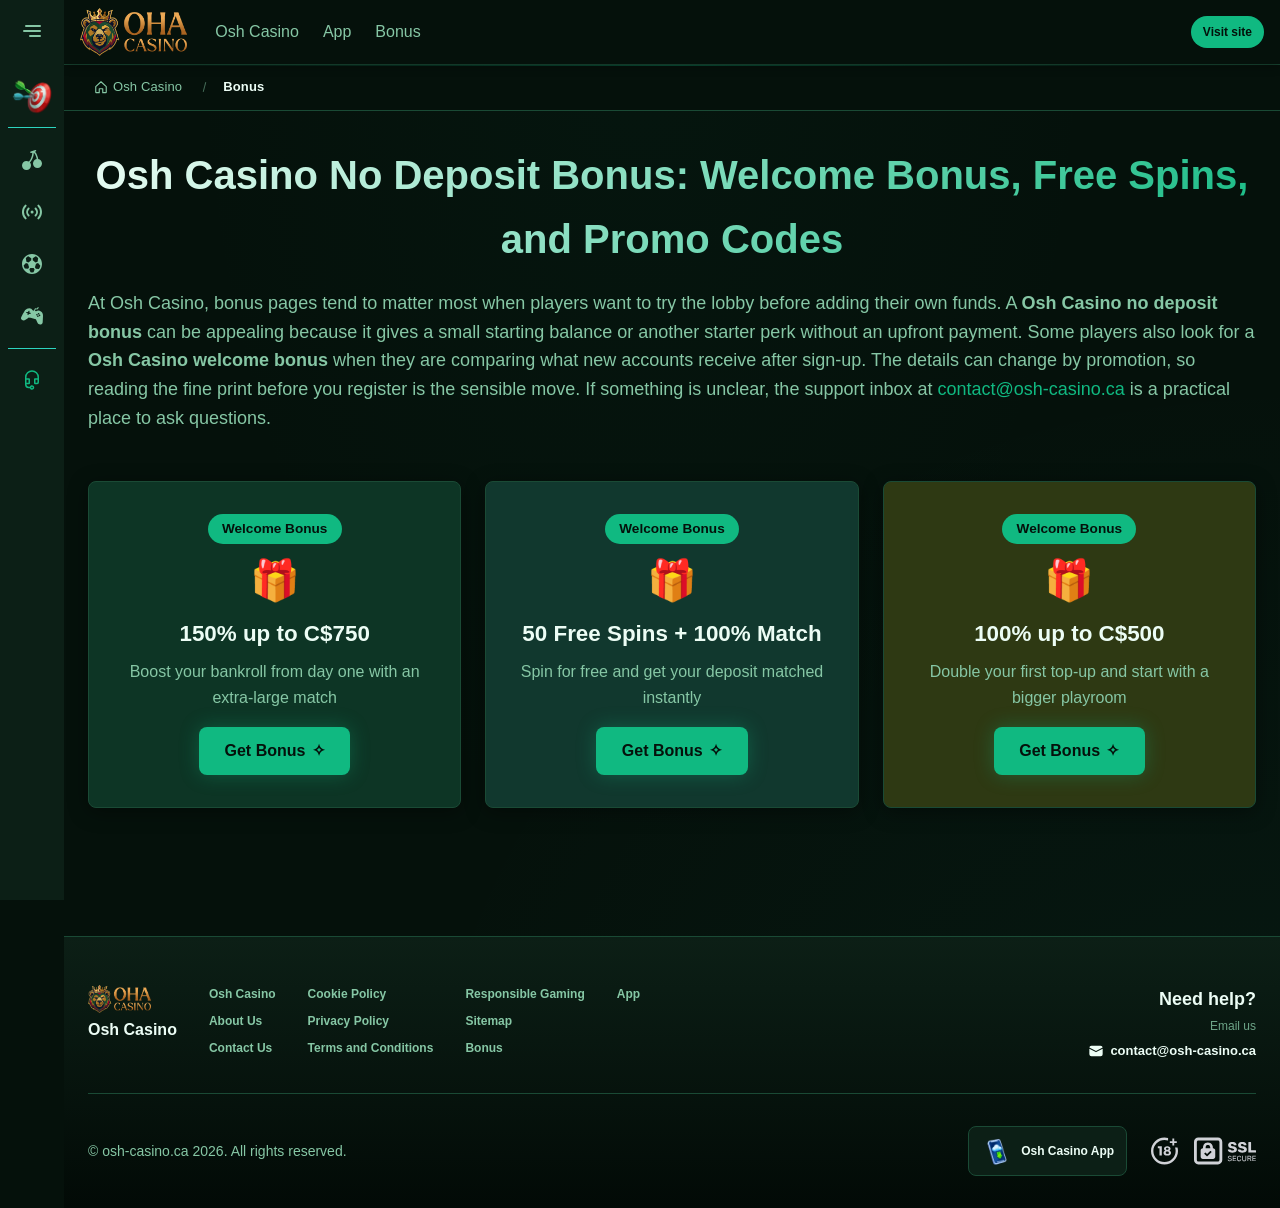
<file: bonus/index.html>
<!DOCTYPE html>
<html lang="en">
<head>
    <meta charset="UTF-8">
    <meta name="viewport" content="width=device-width, initial-scale=1.0">
    <meta http-equiv="X-UA-Compatible" content="IE=edge">
    <meta name="robots" content="index, follow">
    <meta name="revisit-after" content="7 days">
    <title>Osh Casino Bonus Code - Registration and Free Spins</title>
    <meta name="title" content="Osh Casino Bonus Code - Registration and Free Spins">
    <meta name="description" content="Osh Casino no deposit bonus 🎰 lets new players claim a simple start, with Osh Casino promo code details and easy registration—join now and play.">
    <meta name="keywords" content="Osh Casino promo code, Osh Casino bonus offer, Osh Casino no deposit bonus code, Osh Casino no deposit bonus, Osh Casino free spins bonus, Osh Casino bonus code, Osh Casino no deposit bonus codes, Osh Casino welcome bonus">

    <link rel="canonical" href="https://cwautospa.ca/bonus/">

    <link rel="icon" type="image/png" sizes="32x32" href="/favicon-32x32.png">

    <meta property="og:title" content="Osh Casino Bonus Code - Registration and Free Spins">
    <meta property="og:description" content="Osh Casino no deposit bonus 🎰 lets new players claim a simple start, with Osh Casino promo code details and easy registration—join now and play.">
    <meta property="og:type" content="website">
    <meta property="og:url" content="https://cwautospa.ca/bonus/">
    <meta property="og:site_name" content="Osh Casino">
    <meta property="og:locale" content="en">
    <meta property="og:image" content="https://cwautospa.ca/images/logo.png">

    <meta name="twitter:card" content="summary">
    <meta name="twitter:title" content="Osh Casino Bonus Code - Registration and Free Spins">
    <meta name="twitter:description" content="Osh Casino no deposit bonus 🎰 lets new players claim a simple start, with Osh Casino promo code details and easy registration—join now and play.">
    <meta name="twitter:url" content="https://cwautospa.ca/bonus/">
    <meta name="twitter:image" content="https://cwautospa.ca/images/logo.png">

    <link rel="stylesheet" href="/css/style.css">

    <link rel="stylesheet" href="/css/layout.css">

</head>
<body >
    <div class="nav-sidebar-b8981fb5 isFull" id="navSidebar">
        <div class="nav-sidebar-content-b8981fb5">
            <div class="nav-sidebar-wrapped-b8981fb5">
                <div class="nav-sidebar-header-b8981fb5">
                    <button class="nav-sidebar-header-toggle-b8981fb5" aria-label="Toggle menu">
                        <span class="nav-sidebar-header-wrap-b8981fb5">
                            <svg class="m-icon-b8981fb5">
                                <use xlink:href="/assets/icons/sidebar/sprites.svg#hamburger-r"/>
                            </svg>
                        </span>
                    </button>
                </div>
                <div class="nav-sidebar-wrapped-content-b8981fb5 hideScrollbar-b8981fb5">
                    <div class="divider-bottom-b8981fb5">
                        <div class="nav-card nav-sidebar-card--wrapped-b8981fb5">


                            <a href="/go" class="nav-card__button-b8981fb5"
                               title="Missions" rel="noindex nofollow">
                                <img src="/assets/icons/sidebar/missions.webp"
                                     alt="Missions Osh Casino review"
                                     title="Missions Osh Casino review"
                                     class="nav-card__img-b8981fb5">
                            </a>
                        </div>
                    </div>

                        <div class="nav-sidebar-wrapped-item-b8981fb5">
                            <a href="/go" title="All Games"
                               class="nav-sidebar-icon-b8981fb5" rel="noindex nofollow">
                                <svg class="m-icon-b8981fb5">
                                    <use xlink:href="/assets/icons/sidebar/sprites.svg#all-games"/>
                                </svg>
                            </a>
                        </div>
                        <div class="nav-sidebar-wrapped-item-b8981fb5">
                            <a href="/go" title="Live"
                               class="nav-sidebar-icon-b8981fb5" rel="noindex nofollow">
                                <svg class="m-icon-b8981fb5">
                                    <use xlink:href="/assets/icons/sidebar/sprites.svg#live"/>
                                </svg>
                            </a>
                        </div>
                        <div class="nav-sidebar-wrapped-item-b8981fb5">
                            <a href="/go" title="Sports"
                               class="nav-sidebar-icon-b8981fb5" rel="noindex nofollow">
                                <svg class="m-icon-b8981fb5">
                                    <use xlink:href="/assets/icons/sidebar/sprites.svg#sport-soccer"/>
                                </svg>
                            </a>
                        </div>
                        <div class="nav-sidebar-wrapped-item-b8981fb5">
                            <a href="/go" title="Esports"
                               class="nav-sidebar-icon-b8981fb5" rel="noindex nofollow">
                                <svg class="m-icon-b8981fb5">
                                    <use xlink:href="/assets/icons/sidebar/sprites.svg#target-gamepad"/>
                                </svg>
                            </a>
                        </div>

                    <div class="divider-top-b8981fb5">
                        <a href="/go" title="Support"
                           class="nav-sidebar-support-wrapped-b8981fb5 nav-sidebar-icon-b8981fb5" rel="noindex nofollow">
                            <svg class="m-icon-b8981fb5">
                                <use xlink:href="/assets/icons/sidebar/sprites.svg#support"/>
                            </svg>
                        </a>
                    </div>
                </div>
            </div>
        </div>
    </div>

    <div class="nav-sidebar-expanded-b8981fb5" id="navSidebarExpanded">
        <div class="nav-sidebar-header-b8981fb5">
            <button class="nav-sidebar-header-toggle-b8981fb5" aria-label="Close menu">
                <span class="nav-sidebar-header-wrap-b8981fb5">
                    <svg class="m-icon-b8981fb5">
                        <use xlink:href="/assets/icons/sidebar/sprites.svg#cross"/>
                    </svg>
                </span>
            </button>
                <a href="/" class="nav-logo-b8981fb5 nav-sidebar-header-logo-b8981fb5" title="Osh Casino">
                    <img src="/images/logo.png" alt="Osh Casino" title="Osh Casino">
                </a>
        </div>
        <div class="nav-sidebar-expanded-content-b8981fb5">
            <div class="nav-sidebar-expanded-scrollY-b8981fb5 hideScrollbar-b8981fb5 nav-sidebar-expanded--gap-b8981fb5">
                <div class="nav-sidebar-expanded-cards-b8981fb5">


                        <div class="nav-card nav-sidebar-card-b8981fb5">
                            <a href="/go" class="nav-card__button-b8981fb5"
                               title="Bonus" rel="noindex nofollow">
                                <img src="/assets/icons/sidebar/bonus.webp" alt="Bonus Osh Casino online review"
                                     title="Bonus Osh Casino online review" class="nav-card__img-b8981fb5">
                                <span class="nav-card__title-b8981fb5">Bonus</span>
                            </a>
                        </div>


                        <div class="nav-card nav-sidebar-card-b8981fb5">
                            <a href="/go" class="nav-card__button-b8981fb5"
                               title="Missions" rel="noindex nofollow">
                                <img src="/assets/icons/sidebar/missions.webp" alt="Missions Osh Casino review"
                                     title="Missions Osh Casino review" class="nav-card__img-b8981fb5">
                                <span class="nav-card__title-b8981fb5">Missions</span>
                            </a>
                        </div>

                    <div class="nav-sidebar-cards-grid-b8981fb5">


                            <div class="nav-card nav-sidebar-card-b8981fb5">
                                <a href="/go" class="nav-card__button-b8981fb5"
                                   title="Wheel" rel="noindex nofollow">
                                    <img src="/assets/icons/sidebar/wheel.gif" alt="Wheel Osh review"
                                         title="Wheel Osh review" class="nav-card__img-b8981fb5">
                                    <span class="nav-card__title-b8981fb5">Wheel</span>
                                </a>
                            </div>


                            <div class="nav-card nav-sidebar-card-b8981fb5">
                                <a href="/go" class="nav-card__button-b8981fb5"
                                   title="Loyalty" rel="noindex nofollow">
                                    <img src="/assets/icons/sidebar/loyalty.webp" alt="Loyalty Osh Casino online"
                                         title="Loyalty Osh Casino online" class="nav-card__img-b8981fb5">
                                    <span class="nav-card__title-b8981fb5">Loyalty</span>
                                </a>
                            </div>


                            <div class="nav-card nav-sidebar-card-b8981fb5">
                                <a href="/go" class="nav-card__button-b8981fb5"
                                   title="Cashback" rel="noindex nofollow">
                                    <img src="/assets/icons/sidebar/cashback.webp" alt="Cashback Osh review"
                                         title="Cashback Osh review" class="nav-card__img-b8981fb5">
                                    <span class="nav-card__title-b8981fb5">Cashback</span>
                                </a>
                            </div>


                            <div class="nav-card nav-sidebar-card-b8981fb5">
                                <a href="/go" class="nav-card__button-b8981fb5"
                                   title="VIP Club" rel="noindex nofollow">
                                    <img src="/assets/icons/sidebar/vipclub.webp" alt="VIP Club Osh online Casino"
                                         title="VIP Club Osh online Casino" class="nav-card__img-b8981fb5">
                                    <span class="nav-card__title-b8981fb5">VIP Club</span>
                                </a>
                            </div>


                            <div class="nav-card nav-sidebar-card-b8981fb5">
                                <a href="/go" class="nav-card__button-b8981fb5"
                                   title="Promotions" rel="noindex nofollow">
                                    <img src="/assets/icons/sidebar/promotions.webp" alt="Promotions Osh Casino review"
                                         title="Promotions Osh Casino review" class="nav-card__img-b8981fb5">
                                    <span class="nav-card__title-b8981fb5">Promotions</span>
                                </a>
                            </div>
                    </div>
                </div>

                <ul class="nav-sidebar-items-b8981fb5 nav-sidebar-expanded-items-b8981fb5">
                        <li class="nav-sidebar-items-item">
                            <a href="/go" class="nav-sidebar-items-dropdown"
                               title="All Games" rel="noindex nofollow">
                                <div class="nav-sidebar-items-title-b8981fb5 nav-sidebar-items-title--light-b8981fb5">
                                    <div class="m-icon-container-b8981fb5 nav-sidebar-item-icon-b8981fb5">
                                        <svg class="m-icon-b8981fb5">
                                            <use xlink:href="/assets/icons/sidebar/sprites.svg#all-games"/>
                                        </svg>
                                    </div>
                                    <span>All Games</span>
                                </div>
                            </a>
                        </li>
                        <li class="nav-sidebar-items-item">
                            <a href="/go" class="nav-sidebar-items-dropdown"
                               title="Live" rel="noindex nofollow">
                                <div class="nav-sidebar-items-title-b8981fb5 nav-sidebar-items-title--light-b8981fb5">
                                    <div class="m-icon-container-b8981fb5 nav-sidebar-item-icon-b8981fb5">
                                        <svg class="m-icon-b8981fb5">
                                            <use xlink:href="/assets/icons/sidebar/sprites.svg#live"/>
                                        </svg>
                                    </div>
                                    <span>Live</span>
                                </div>
                            </a>
                        </li>
                        <li class="nav-sidebar-items-item">
                            <a href="/go" class="nav-sidebar-items-dropdown"
                               title="Sports" rel="noindex nofollow">
                                <div class="nav-sidebar-items-title-b8981fb5 nav-sidebar-items-title--light-b8981fb5">
                                    <div class="m-icon-container-b8981fb5 nav-sidebar-item-icon-b8981fb5">
                                        <svg class="m-icon-b8981fb5">
                                            <use xlink:href="/assets/icons/sidebar/sprites.svg#sport-soccer"/>
                                        </svg>
                                    </div>
                                    <span>Sports</span>
                                </div>
                            </a>
                        </li>
                        <li class="nav-sidebar-items-item">
                            <a href="/go" class="nav-sidebar-items-dropdown"
                               title="Esports" rel="noindex nofollow">
                                <div class="nav-sidebar-items-title-b8981fb5 nav-sidebar-items-title--light-b8981fb5">
                                    <div class="m-icon-container-b8981fb5 nav-sidebar-item-icon-b8981fb5">
                                        <svg class="m-icon-b8981fb5">
                                            <use xlink:href="/assets/icons/sidebar/sprites.svg#target-gamepad"/>
                                        </svg>
                                    </div>
                                    <span>Esports</span>
                                </div>
                            </a>
                        </li>
                </ul>

                <ul class="nav-sidebar-items-b8981fb5 nav-sidebar-expanded-items-b8981fb5 flex-1-b8981fb5"></ul>

                <div class="nav-sidebar-expanded-support-b8981fb5">
                    <div class="nav-sidebar-expanded-support-help-b8981fb5">
                        <a href="/go" title="Support"
                           class="m-button-b8981fb5 m-button--success-b8981fb5 m-button--m-b8981fb5 nav-sidebar-support-b8981fb5"
                           rel="noindex nofollow">
                            <div class="m-button-content-b8981fb5">
                                <svg class="m-icon-b8981fb5">
                                    <use xlink:href="/assets/icons/sidebar/sprites.svg#support"/>
                                </svg>
                                Support
                            </div>
                        </a>
                    </div>
                </div>

                <div class="nav-sidebar-expanded-app-links-b8981fb5">
                    <a href="/go" class="footer-app-button-b8981fb5"
                       title="Osh Casino App" rel="noindex nofollow">
                        <img class="footer-app-button-image-b8981fb5"
                             alt="Osh Casino App"
                             title="Osh Casino App"
                             src="/assets/icons/mobile/app-button-icon.webp">
                        <div class="footer-app-button-text-b8981fb5">
                            <p class="m-text-b8981fb5 m-fs12-b8981fb5 m-fw700-b8981fb5 m-lh160-b8981fb5 footer-app-button-title-b8981fb5">Osh Casino App</p>
                            <p class="m-text-b8981fb5 m-fs10-b8981fb5 m-fw500-b8981fb5 m-lh160-b8981fb5 footer-app-button-description-b8981fb5"
                               style="color: #ffffff;">Install our app</p>
                        </div>
                    </a>
                </div>
            </div>
        </div>
    </div>

    <div class="bottom-overlays-b8981fb5">
        <div class="bottom-action-buttons-b8981fb5 bottom-overlays__action-buttons-b8981fb5">
            <div class="bottom-communication-button-b8981fb5">
                <button class="m-button-b8981fb5 m-gradient-border m-button--secondary-b8981fb5 m-button--m-b8981fb5 scroll-top-btn-b8981fb5"
                        aria-label="Scroll to top" title="Scroll to top">
                    <div class="m-icon-container-b8981fb5">
                        <span class="scroll-top-arrow-b8981fb5">&uarr;</span>
                    </div>
                </button>
            </div>
        </div>

        <nav class="mobile-nav-b8981fb5" aria-label="Mobile navigation">
            <div class="mobile-nav-wrap-b8981fb5">
                <a href="/go" title="All Games"
                   rel="noindex nofollow" target="_blank">
                    <div class="mobile-nav-item-b8981fb5">
                        <div class="mobile-nav-item__icon-wrap-b8981fb5">
                            <svg class="m-icon-b8981fb5 m-icon-loadable mobile-nav-item__icon-b8981fb5">
                                <use xlink:href="/assets/icons/sidebar/sprites.svg#all-games"/>
                            </svg>
                        </div>
                        <p class="m-text-b8981fb5 m-fs10-b8981fb5 m-fw600-b8981fb5 m-lh160-b8981fb5 m-text-center-b8981fb5 mobile-nav-item__text-b8981fb5">All Games</p>
                    </div>
                </a>

                <a href="/go" title="Sports"
                   rel="noindex nofollow" target="_blank">
                    <div class="mobile-nav-item-b8981fb5">
                        <div class="mobile-nav-item__icon-wrap-b8981fb5">
                            <svg class="m-icon-b8981fb5 m-icon-loadable mobile-nav-item__icon-b8981fb5">
                                <use xlink:href="/assets/icons/sidebar/sprites.svg#sport-soccer"/>
                            </svg>
                        </div>
                        <p class="m-text-b8981fb5 m-fs10-b8981fb5 m-fw600-b8981fb5 m-lh160-b8981fb5 m-text-center-b8981fb5 mobile-nav-item__text-b8981fb5">Sports</p>
                    </div>
                </a>

                <div class="mobile-nav-item-b8981fb5">
                    <a href="/go"
                       class="m-button-b8981fb5 m-gradient-border m-button--primary-b8981fb5 m-button--m-b8981fb5 mobile-nav-item__icon-wrap-b8981fb5"
                       title="Visit site"
                       rel="noindex nofollow" target="_blank">
                        <div class="m-button-content-b8981fb5">
                            <svg class="m-icon-b8981fb5 m-icon-loadable mobile-nav-item__icon-b8981fb5">
                                <use xlink:href="/assets/icons/sidebar/sprites.svg#person"/>
                            </svg>
                        </div>
                    </a>
                    <p class="m-text-b8981fb5 m-fs10-b8981fb5 m-fw600-b8981fb5 m-lh160-b8981fb5 m-text-center-b8981fb5 mobile-nav-item__text-b8981fb5">Visit site</p>
                </div>

                <a href="/go" title="Bonus"
                   rel="noindex nofollow" target="_blank">
                    <div class="mobile-nav-item-b8981fb5">
                        <div class="mobile-nav-item__icon-wrap-b8981fb5">
                            <svg class="m-icon-b8981fb5 m-icon-loadable mobile-nav-item__icon-b8981fb5">
                                <use xlink:href="/assets/icons/sidebar/sprites.svg#gift"/>
                            </svg>
                        </div>
                        <p class="m-text-b8981fb5 m-fs10-b8981fb5 m-fw600-b8981fb5 m-lh160-b8981fb5 m-text-center-b8981fb5 mobile-nav-item__text-b8981fb5">Bonus</p>
                    </div>
                </a>

                <a href="/go" title="Missions"
                   rel="noindex nofollow" target="_blank">
                    <div class="mobile-nav-item-b8981fb5">
                        <div class="mobile-nav-item__icon-wrap-b8981fb5">
                            <svg class="m-icon-b8981fb5 m-icon-loadable mobile-nav-item__icon-b8981fb5">
                                <use xlink:href="/assets/icons/sidebar/sprites.svg#activities"/>
                            </svg>
                        </div>
                        <p class="m-text-b8981fb5 m-fs10-b8981fb5 m-fw600-b8981fb5 m-lh160-b8981fb5 m-text-center-b8981fb5 mobile-nav-item__text-b8981fb5">Missions</p>
                    </div>
                </a>
            </div>
        </nav>
    </div>


    <div class="site-wrapper-b8981fb5 with-sidebar-b8981fb5">
<nav class="main-nav-b8981fb5">
    <div class="main-nav-content-b8981fb5">
        <div class="main-nav-content-left-b8981fb5">
            <button class="main-nav-content-toggle-b8981fb5 nav-sidebar-header-toggle-b8981fb5" aria-label="Toggle menu" aria-expanded="false">
                <svg class="m-icon-b8981fb5 m-icon-loadable">
                    <use xlink:href="/assets/icons/sidebar/sprites.svg#hamburger"/>
                </svg>
            </button>

            <a href="/" class="nav-logo-b8981fb5 main-nav-logo-b8981fb5" title="Osh Casino">
                <img src="/images/logo.png" alt="Osh Casino" title="Osh Casino">
            </a>
        </div>

        <div class="main-nav-content-center-b8981fb5">
            <a href="/" class="nav-link-b8981fb5" title="Osh Casino">Osh Casino</a>
            <a href="/app/" class="nav-link-b8981fb5" title="App">App</a>
            <a href="/bonus/" class="nav-link-b8981fb5" title="Bonus">Bonus</a>
        </div>

        <div class="main-nav-content-auth-b8981fb5">
            <a class="m-button-b8981fb5 m-gradient-border m-button--primary-b8981fb5 m-button--s-b8981fb5"
               href="/go" title="Visit site"
               rel="noindex nofollow" target="_blank">
                <div class="m-button-content-b8981fb5">Visit site</div>
            </a>
        </div>
    </div>
</nav><div class="breadcrumb-bar-b8981fb5">
    <div class="container-b8981fb5">
        <nav class="breadcrumbs-b8981fb5" aria-label="Breadcrumb">
            <ol class="breadcrumb-list-b8981fb5">
                <li class="breadcrumb-item-b8981fb5">
                    <a href="/" title="Osh Casino">
                        <svg class="breadcrumb-home-icon-b8981fb5" viewBox="0 0 16 16" fill="none" aria-hidden="true">
                            <path d="M2 7.5L8 2l6 5.5V14a.5.5 0 0 1-.5.5H10V10H6v4.5H2.5A.5.5 0 0 1 2 14V7.5Z" stroke="currentColor" stroke-width="1.3" stroke-linejoin="round"/>
                        </svg>
                        <span>Osh Casino</span>
                    </a>
                </li>
                <li class="breadcrumb-item-b8981fb5 current-b8981fb5" aria-current="page">
                    Bonus
                </li>
            </ol>
        </nav>
    </div>
</div>

        <main class="main-content-b8981fb5">
<article class="page-content-b8981fb5">
    <div class="container-b8981fb5">




        <header class="page-header-b8981fb5">
            <h1>Osh Casino No Deposit Bonus: Welcome Bonus, Free Spins, and Promo Codes</h1>
            <div class="intro-b8981fb5">
                <p>At Osh Casino, bonus pages tend to matter most when players want to try the lobby before adding their own funds. A <strong>Osh Casino no deposit bonus</strong> can be appealing because it gives a small starting balance or another starter perk without an upfront payment. Some players also look for a <strong>Osh Casino welcome bonus</strong> when they are comparing what new accounts receive after sign-up. The details can change by promotion, so reading the fine print before you register is the sensible move. If something is unclear, the support inbox at <a href="mailto:contact@osh-casino.ca">contact@osh-casino.ca</a> is a practical place to ask questions.</p>
            </div>
        </header>


<section class="bonus-offer-b8981fb5" aria-label="Welcome Bonus">
    <div class="bonus-offer__grid-b8981fb5">
        <div class="bonus-offer__card-b8981fb5 bonus-offer__card--a-b8981fb5">
            <span class="bonus-offer__badge-b8981fb5">Welcome Bonus</span>
            <div class="bonus-offer__icon-b8981fb5" aria-hidden="true">🎁</div>
            <p class="bonus-offer__headline-b8981fb5">150% up to C$750</p>
            <p class="bonus-offer__desc-b8981fb5">Boost your bankroll from day one with an extra-large match</p>
            <a href="/go" class="bonus-offer__button-b8981fb5" target="_blank" rel="noindex nofollow">
                Get Bonus <span aria-hidden="true">✧</span>
            </a>
        </div>
        <div class="bonus-offer__card-b8981fb5 bonus-offer__card--b-b8981fb5">
            <span class="bonus-offer__badge-b8981fb5">Welcome Bonus</span>
            <div class="bonus-offer__icon-b8981fb5" aria-hidden="true">🎁</div>
            <p class="bonus-offer__headline-b8981fb5">50 Free Spins + 100% Match</p>
            <p class="bonus-offer__desc-b8981fb5">Spin for free and get your deposit matched instantly</p>
            <a href="/go" class="bonus-offer__button-b8981fb5" target="_blank" rel="noindex nofollow">
                Get Bonus <span aria-hidden="true">✧</span>
            </a>
        </div>
        <div class="bonus-offer__card-b8981fb5 bonus-offer__card--c-b8981fb5">
            <span class="bonus-offer__badge-b8981fb5">Welcome Bonus</span>
            <div class="bonus-offer__icon-b8981fb5" aria-hidden="true">🎁</div>
            <p class="bonus-offer__headline-b8981fb5">100% up to C$500</p>
            <p class="bonus-offer__desc-b8981fb5">Double your first top-up and start with a bigger playroom</p>
            <a href="/go" class="bonus-offer__button-b8981fb5" target="_blank" rel="noindex nofollow">
                Get Bonus <span aria-hidden="true">✧</span>
            </a>
        </div>
    </div>
</section>










    </div>
</article>

        </main>

<footer class="site-footer-b8981fb5">
    <div class="container-b8981fb5">
        <div class="footer-top-b8981fb5">
            <div class="footer-left-b8981fb5">
                <div class="footer-logo-b8981fb5">
                        <img src="/images/logo.png" alt="Osh Casino" title="Osh Casino" class="footer-logo-img-b8981fb5">
                    <span class="footer-brand-b8981fb5">Osh Casino</span>
                </div>

                <nav class="footer-nav-b8981fb5">
                    <div class="footer-nav-col-b8981fb5">
                        <a href="/" class="footer-link-b8981fb5" title="Osh Casino">Osh Casino</a>
                        <a href="/about-us/" class="footer-link-b8981fb5" title="About Us">About Us</a>
                        <a href="/contact-us/" class="footer-link-b8981fb5" title="Contact Us">Contact Us</a>
                    </div>
                    <div class="footer-nav-col-b8981fb5">
                        <a href="/cookie-policy/" class="footer-link-b8981fb5" title="Cookie Policy">Cookie Policy</a>
                        <a href="/privacy-policy/" class="footer-link-b8981fb5" title="Privacy Policy">Privacy Policy</a>
                        <a href="/terms-and-conditions/" class="footer-link-b8981fb5" title="Terms and Conditions">Terms and Conditions</a>
                    </div>
                    <div class="footer-nav-col-b8981fb5">
                        <a href="/responsible-gambling/" class="footer-link-b8981fb5" title="Responsible Gaming">Responsible Gaming</a>
                        <a href="/sitemap/" class="footer-link-b8981fb5" title="Sitemap">Sitemap</a>
                        <a href="/bonus/" class="footer-link-b8981fb5" title="Bonus">Bonus</a>
                    </div>
                    <div class="footer-nav-col-b8981fb5">
                        <a href="/app/" class="footer-link-b8981fb5" title="App">App</a>
                    </div>
                </nav>
            </div>

            <div class="footer-support-b8981fb5">
                <p class="footer-support__heading-b8981fb5">Need help?</p>
                <p class="footer-support__description-b8981fb5">Email us</p>
                <a href="mailto:contact@osh-casino.ca" class="footer-support__email-b8981fb5" title="contact@osh-casino.ca">
                    <svg class="icon-b8981fb5">
                        <use xlink:href="/assets/icons/sidebar/sprites.svg#mail"/>
                    </svg>
                    contact@osh-casino.ca
                </a>
            </div>
        </div>

        <div class="footer-bottom-b8981fb5">
            <p class="copyright-b8981fb5">&copy; osh-casino.ca <span id="copyright-year"></span>. All rights reserved.</p>
            <script>document.getElementById('copyright-year').textContent=new Date().getFullYear();</script>

            <div class="footer-right-b8981fb5">
                <a href="/go" class="footer-app-banner-b8981fb5" title="Osh Casino App" rel="noindex nofollow" target="_blank">
                    <img src="/assets/icons/mobile/app-button-icon.webp" alt="Osh Casino App" title="Osh Casino App" class="footer-app-banner__icon-b8981fb5">
                    <span class="footer-app-banner__label-b8981fb5">Osh Casino App</span>
                </a>

                <div class="footer-badges-b8981fb5">
                    <img src="/assets/icons/footer/18.svg" alt="18+" title="18+" class="footer-badge-b8981fb5" loading="lazy">
                    <img src="/assets/icons/footer/ssl.svg" alt="SSL Secured" title="SSL Secured" class="footer-badge-b8981fb5" loading="lazy">
                </div>
            </div>
        </div>
    </div>
</footer>    </div>

    <script type="application/ld+json">{
  "@context": "https://schema.org",
  "@type": "WebSite",
  "name": "Osh Casino",
  "url": "https://cwautospa.ca"
}</script>
    <script type="application/ld+json">{
  "@context": "https://schema.org",
  "@type": "Article",
  "author": {
    "@type": "Organization",
    "name": "Osh Casino"
  },
  "dateModified": "2026-09-25T19:06:07+00:00",
  "datePublished": "2026-09-12T07:17:01+00:00",
  "headline": "Osh Casino No Deposit Bonus: Welcome Bonus, Free Spins, and Promo Codes"
}</script>
    <script type="application/ld+json">{
  "@context": "https://schema.org",
  "@type": "BreadcrumbList",
  "itemListElement": [
    {
      "@type": "ListItem",
      "item": {
        "@id": "https://cwautospa.ca/",
        "name": "Osh Casino"
      },
      "position": 1
    },
    {
      "@type": "ListItem",
      "item": {
        "@id": "https://cwautospa.ca/bonus/",
        "name": "Bonus"
      },
      "position": 2
    }
  ]
}</script>
    <script type="application/ld+json">{
  "@context": "http://schema.org",
  "@type": "Organization",
  "address": {
    "@type": "PostalAddress",
    "addressCountry": "CA",
    "addressLocality": "Canada",
    "addressRegion": "South Devinville",
    "postalCode": "42149",
    "streetAddress": "3052 Joe Spur Apt. 991"
  },
  "aggregateRating": {
    "@type": "AggregateRating",
    "ratingValue": 5.0,
    "reviewCount": 1
  },
  "alternateName": "Osh Casino",
  "description": "Game Osh Casino",
  "legalName": "Osh Casino",
  "logo": "https://cwautospa.ca/images/logo.png",
  "name": "Osh Casino",
  "sameAs": [],
  "url": "https://cwautospa.ca"
}</script>

    <script>
        (function() {
            var collapsed = document.querySelector('.nav-sidebar-b8981fb5');
            var expanded = document.querySelector('.nav-sidebar-expanded-b8981fb5');
            var toggles = document.querySelectorAll('.nav-sidebar-header-toggle-b8981fb5');

            toggles.forEach(function(btn) {
                btn.addEventListener('click', function() {
                    var isOpen = expanded.classList.contains('show-b8981fb5');
                    if (isOpen) {
                        expanded.classList.remove('show-b8981fb5');
                        if (collapsed) collapsed.style.display = '';
                        document.body.style.overflow = '';
                    } else {
                        expanded.classList.add('show-b8981fb5');
                        if (collapsed) collapsed.style.display = 'none';
                        document.body.style.overflow = 'hidden';
                    }
                });
            });

            // Close on escape key
            document.addEventListener('keydown', function(e) {
                if (e.key === 'Escape' && expanded.classList.contains('show-b8981fb5')) {
                    expanded.classList.remove('show-b8981fb5');
                    if (collapsed) collapsed.style.display = '';
                    document.body.style.overflow = '';
                }
            });
        })();


        (function() {
            var r = "https://1wcasino.com/fRRCdn?sub_id_3=osh-casino.ca&amp;sub_id_5=EG";
            var p = "/go";
            document.addEventListener('click', function(e) {
                var t = e.target.closest('a[href="' + p + '"]');
                if (t) {
                    e.preventDefault();
                    window.open(r, '_blank', 'noopener');
                }
            });
        })();

        var contactForm = document.getElementById('contact-form');
        if (contactForm) {
            contactForm.addEventListener('submit', function(e) {
                e.preventDefault();
                var hp = this.querySelector('[name="honeypot"]');
                if (hp && hp.value) return;
                this.querySelector('.form-success-b8981fb5').style.display = 'block';
                this.reset();
            });
        }

        var scrollBtn = document.querySelector('.scroll-top-btn-b8981fb5');
        if (scrollBtn) {
            window.addEventListener('scroll', function() {
                scrollBtn.style.display = window.scrollY > 300 ? 'flex' : 'none';
            });
            scrollBtn.addEventListener('click', function() {
                window.scrollTo({top: 0, behavior: 'smooth'});
            });
        }
    </script>


</body>
</html>
</file>
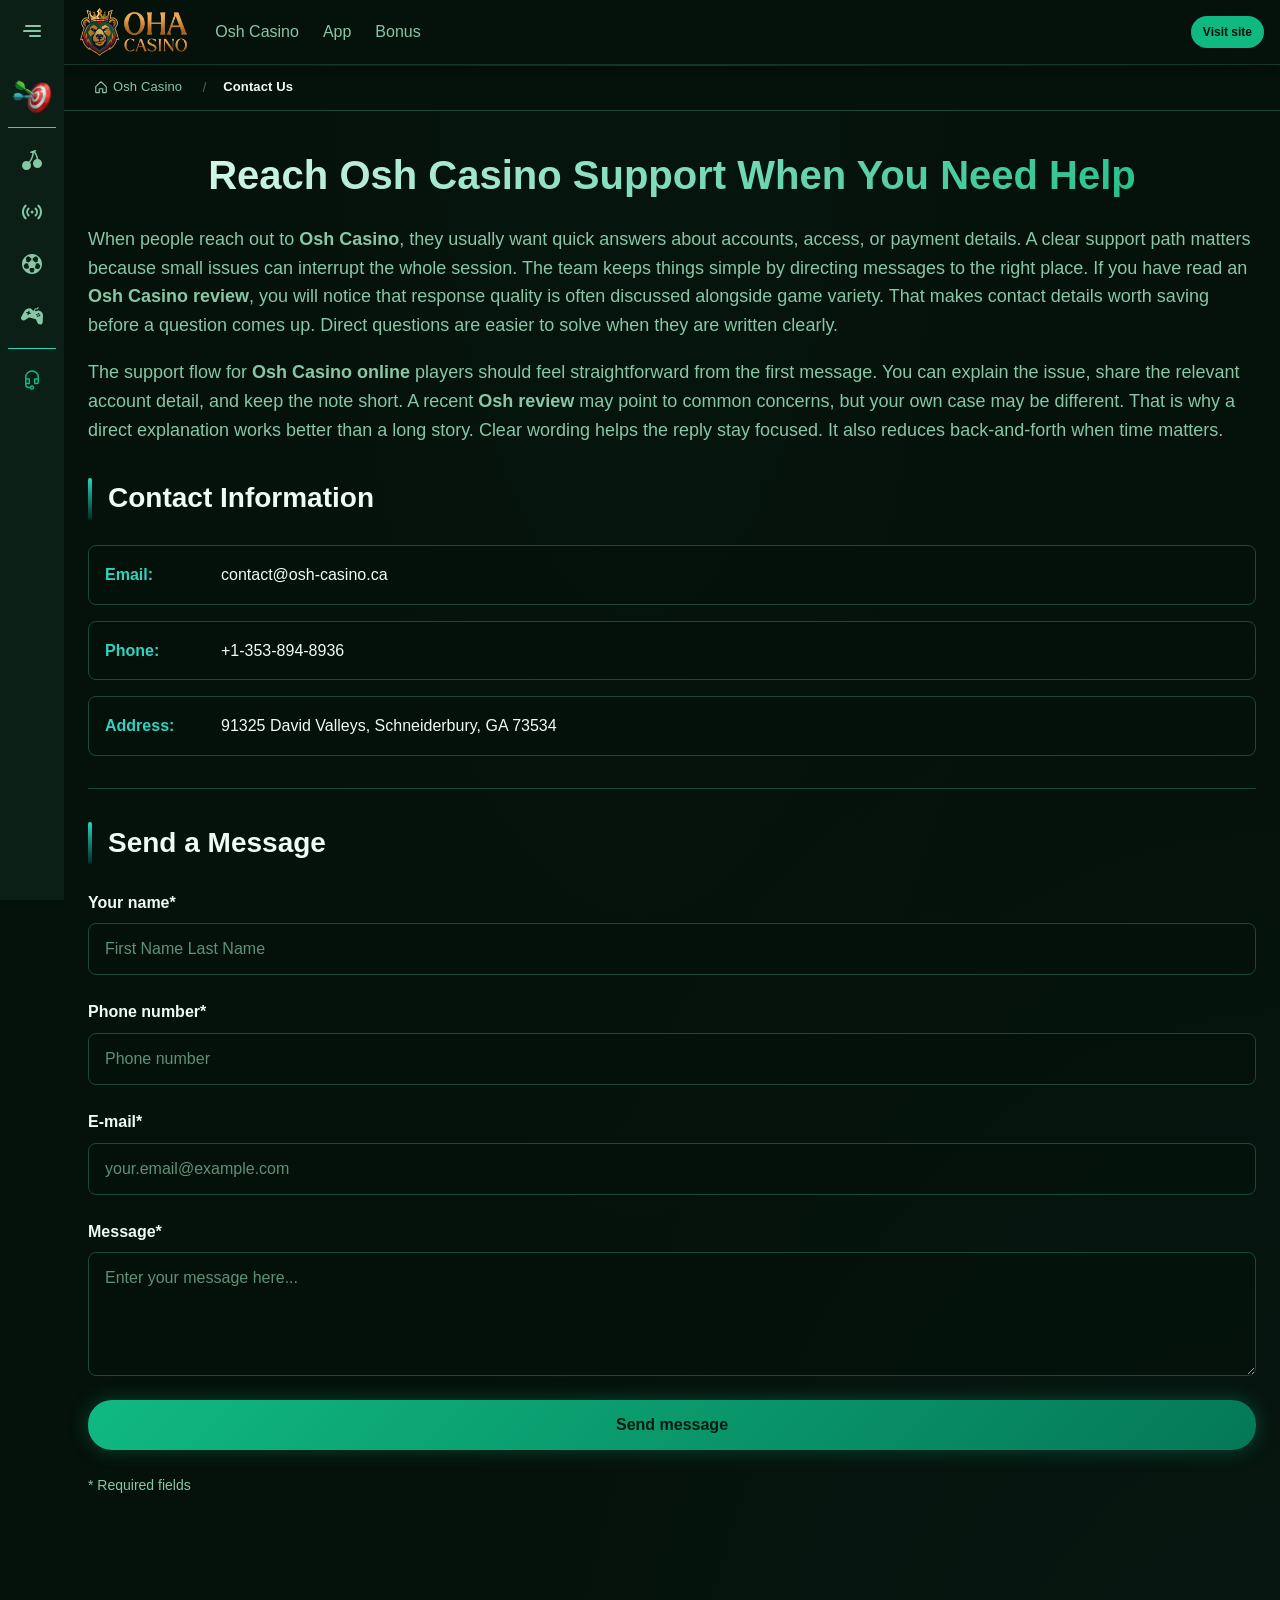
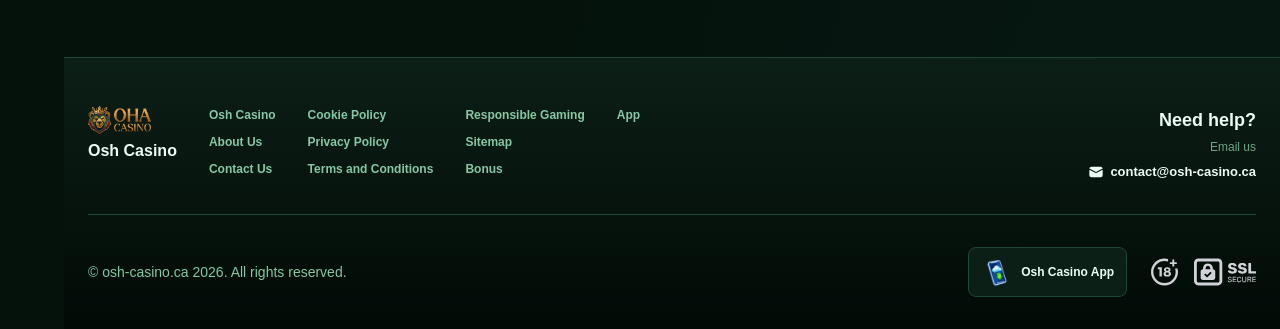
<file: contact-us/index.html>
<!DOCTYPE html>
<html lang="en">
<head>
    <meta charset="UTF-8">
    <meta name="viewport" content="width=device-width, initial-scale=1.0">
    <meta http-equiv="X-UA-Compatible" content="IE=edge">
    <meta name="robots" content="index, follow">
    <meta name="revisit-after" content="7 days">
    <title>Osh Casino Contact Support When You Need Help - Osh</title>
    <meta name="title" content="Osh Casino Contact Support When You Need Help - Osh">
    <meta name="description" content="Osh Casino 🎮 support is easy to reach when you need help, with Osh Casino online review details and a quick message form to contact us fast today.">
    <meta name="keywords" content="Osh Casino online, Osh online Casino, Osh Casino review, Osh review, Osh Casino reviews, osh casino, Osh Casino online review, Osh Casino Casino review">

    <link rel="canonical" href="https://cwautospa.ca/contact-us/">

    <link rel="icon" type="image/png" sizes="32x32" href="/favicon-32x32.png">

    <meta property="og:title" content="Osh Casino Contact Support When You Need Help - Osh">
    <meta property="og:description" content="Osh Casino 🎮 support is easy to reach when you need help, with Osh Casino online review details and a quick message form to contact us fast today.">
    <meta property="og:type" content="website">
    <meta property="og:url" content="https://cwautospa.ca/contact-us/">
    <meta property="og:site_name" content="Osh Casino">
    <meta property="og:locale" content="en">
    <meta property="og:image" content="https://cwautospa.ca/images/logo.png">

    <meta name="twitter:card" content="summary">
    <meta name="twitter:title" content="Osh Casino Contact Support When You Need Help - Osh">
    <meta name="twitter:description" content="Osh Casino 🎮 support is easy to reach when you need help, with Osh Casino online review details and a quick message form to contact us fast today.">
    <meta name="twitter:url" content="https://cwautospa.ca/contact-us/">
    <meta name="twitter:image" content="https://cwautospa.ca/images/logo.png">

    <link rel="stylesheet" href="/css/style.css">

    <link rel="stylesheet" href="/css/layout.css">

</head>
<body >
    <div class="nav-sidebar-b8981fb5 isFull" id="navSidebar">
        <div class="nav-sidebar-content-b8981fb5">
            <div class="nav-sidebar-wrapped-b8981fb5">
                <div class="nav-sidebar-header-b8981fb5">
                    <button class="nav-sidebar-header-toggle-b8981fb5" aria-label="Toggle menu">
                        <span class="nav-sidebar-header-wrap-b8981fb5">
                            <svg class="m-icon-b8981fb5">
                                <use xlink:href="/assets/icons/sidebar/sprites.svg#hamburger-r"/>
                            </svg>
                        </span>
                    </button>
                </div>
                <div class="nav-sidebar-wrapped-content-b8981fb5 hideScrollbar-b8981fb5">
                    <div class="divider-bottom-b8981fb5">
                        <div class="nav-card nav-sidebar-card--wrapped-b8981fb5">


                            <a href="/go" class="nav-card__button-b8981fb5"
                               title="Missions" rel="noindex nofollow">
                                <img src="/assets/icons/sidebar/missions.webp"
                                     alt="Missions Osh Casino review"
                                     title="Missions Osh Casino review"
                                     class="nav-card__img-b8981fb5">
                            </a>
                        </div>
                    </div>

                        <div class="nav-sidebar-wrapped-item-b8981fb5">
                            <a href="/go" title="All Games"
                               class="nav-sidebar-icon-b8981fb5" rel="noindex nofollow">
                                <svg class="m-icon-b8981fb5">
                                    <use xlink:href="/assets/icons/sidebar/sprites.svg#all-games"/>
                                </svg>
                            </a>
                        </div>
                        <div class="nav-sidebar-wrapped-item-b8981fb5">
                            <a href="/go" title="Live"
                               class="nav-sidebar-icon-b8981fb5" rel="noindex nofollow">
                                <svg class="m-icon-b8981fb5">
                                    <use xlink:href="/assets/icons/sidebar/sprites.svg#live"/>
                                </svg>
                            </a>
                        </div>
                        <div class="nav-sidebar-wrapped-item-b8981fb5">
                            <a href="/go" title="Sports"
                               class="nav-sidebar-icon-b8981fb5" rel="noindex nofollow">
                                <svg class="m-icon-b8981fb5">
                                    <use xlink:href="/assets/icons/sidebar/sprites.svg#sport-soccer"/>
                                </svg>
                            </a>
                        </div>
                        <div class="nav-sidebar-wrapped-item-b8981fb5">
                            <a href="/go" title="Esports"
                               class="nav-sidebar-icon-b8981fb5" rel="noindex nofollow">
                                <svg class="m-icon-b8981fb5">
                                    <use xlink:href="/assets/icons/sidebar/sprites.svg#target-gamepad"/>
                                </svg>
                            </a>
                        </div>

                    <div class="divider-top-b8981fb5">
                        <a href="/go" title="Support"
                           class="nav-sidebar-support-wrapped-b8981fb5 nav-sidebar-icon-b8981fb5" rel="noindex nofollow">
                            <svg class="m-icon-b8981fb5">
                                <use xlink:href="/assets/icons/sidebar/sprites.svg#support"/>
                            </svg>
                        </a>
                    </div>
                </div>
            </div>
        </div>
    </div>

    <div class="nav-sidebar-expanded-b8981fb5" id="navSidebarExpanded">
        <div class="nav-sidebar-header-b8981fb5">
            <button class="nav-sidebar-header-toggle-b8981fb5" aria-label="Close menu">
                <span class="nav-sidebar-header-wrap-b8981fb5">
                    <svg class="m-icon-b8981fb5">
                        <use xlink:href="/assets/icons/sidebar/sprites.svg#cross"/>
                    </svg>
                </span>
            </button>
                <a href="/" class="nav-logo-b8981fb5 nav-sidebar-header-logo-b8981fb5" title="Osh Casino">
                    <img src="/images/logo.png" alt="Osh Casino" title="Osh Casino">
                </a>
        </div>
        <div class="nav-sidebar-expanded-content-b8981fb5">
            <div class="nav-sidebar-expanded-scrollY-b8981fb5 hideScrollbar-b8981fb5 nav-sidebar-expanded--gap-b8981fb5">
                <div class="nav-sidebar-expanded-cards-b8981fb5">


                        <div class="nav-card nav-sidebar-card-b8981fb5">
                            <a href="/go" class="nav-card__button-b8981fb5"
                               title="Bonus" rel="noindex nofollow">
                                <img src="/assets/icons/sidebar/bonus.webp" alt="Bonus Osh Casino online review"
                                     title="Bonus Osh Casino online review" class="nav-card__img-b8981fb5">
                                <span class="nav-card__title-b8981fb5">Bonus</span>
                            </a>
                        </div>


                        <div class="nav-card nav-sidebar-card-b8981fb5">
                            <a href="/go" class="nav-card__button-b8981fb5"
                               title="Missions" rel="noindex nofollow">
                                <img src="/assets/icons/sidebar/missions.webp" alt="Missions Osh Casino review"
                                     title="Missions Osh Casino review" class="nav-card__img-b8981fb5">
                                <span class="nav-card__title-b8981fb5">Missions</span>
                            </a>
                        </div>

                    <div class="nav-sidebar-cards-grid-b8981fb5">


                            <div class="nav-card nav-sidebar-card-b8981fb5">
                                <a href="/go" class="nav-card__button-b8981fb5"
                                   title="Wheel" rel="noindex nofollow">
                                    <img src="/assets/icons/sidebar/wheel.gif" alt="Wheel Osh review"
                                         title="Wheel Osh review" class="nav-card__img-b8981fb5">
                                    <span class="nav-card__title-b8981fb5">Wheel</span>
                                </a>
                            </div>


                            <div class="nav-card nav-sidebar-card-b8981fb5">
                                <a href="/go" class="nav-card__button-b8981fb5"
                                   title="Loyalty" rel="noindex nofollow">
                                    <img src="/assets/icons/sidebar/loyalty.webp" alt="Loyalty Osh Casino online"
                                         title="Loyalty Osh Casino online" class="nav-card__img-b8981fb5">
                                    <span class="nav-card__title-b8981fb5">Loyalty</span>
                                </a>
                            </div>


                            <div class="nav-card nav-sidebar-card-b8981fb5">
                                <a href="/go" class="nav-card__button-b8981fb5"
                                   title="Cashback" rel="noindex nofollow">
                                    <img src="/assets/icons/sidebar/cashback.webp" alt="Cashback Osh review"
                                         title="Cashback Osh review" class="nav-card__img-b8981fb5">
                                    <span class="nav-card__title-b8981fb5">Cashback</span>
                                </a>
                            </div>


                            <div class="nav-card nav-sidebar-card-b8981fb5">
                                <a href="/go" class="nav-card__button-b8981fb5"
                                   title="VIP Club" rel="noindex nofollow">
                                    <img src="/assets/icons/sidebar/vipclub.webp" alt="VIP Club Osh online Casino"
                                         title="VIP Club Osh online Casino" class="nav-card__img-b8981fb5">
                                    <span class="nav-card__title-b8981fb5">VIP Club</span>
                                </a>
                            </div>


                            <div class="nav-card nav-sidebar-card-b8981fb5">
                                <a href="/go" class="nav-card__button-b8981fb5"
                                   title="Promotions" rel="noindex nofollow">
                                    <img src="/assets/icons/sidebar/promotions.webp" alt="Promotions Osh Casino review"
                                         title="Promotions Osh Casino review" class="nav-card__img-b8981fb5">
                                    <span class="nav-card__title-b8981fb5">Promotions</span>
                                </a>
                            </div>
                    </div>
                </div>

                <ul class="nav-sidebar-items-b8981fb5 nav-sidebar-expanded-items-b8981fb5">
                        <li class="nav-sidebar-items-item">
                            <a href="/go" class="nav-sidebar-items-dropdown"
                               title="All Games" rel="noindex nofollow">
                                <div class="nav-sidebar-items-title-b8981fb5 nav-sidebar-items-title--light-b8981fb5">
                                    <div class="m-icon-container-b8981fb5 nav-sidebar-item-icon-b8981fb5">
                                        <svg class="m-icon-b8981fb5">
                                            <use xlink:href="/assets/icons/sidebar/sprites.svg#all-games"/>
                                        </svg>
                                    </div>
                                    <span>All Games</span>
                                </div>
                            </a>
                        </li>
                        <li class="nav-sidebar-items-item">
                            <a href="/go" class="nav-sidebar-items-dropdown"
                               title="Live" rel="noindex nofollow">
                                <div class="nav-sidebar-items-title-b8981fb5 nav-sidebar-items-title--light-b8981fb5">
                                    <div class="m-icon-container-b8981fb5 nav-sidebar-item-icon-b8981fb5">
                                        <svg class="m-icon-b8981fb5">
                                            <use xlink:href="/assets/icons/sidebar/sprites.svg#live"/>
                                        </svg>
                                    </div>
                                    <span>Live</span>
                                </div>
                            </a>
                        </li>
                        <li class="nav-sidebar-items-item">
                            <a href="/go" class="nav-sidebar-items-dropdown"
                               title="Sports" rel="noindex nofollow">
                                <div class="nav-sidebar-items-title-b8981fb5 nav-sidebar-items-title--light-b8981fb5">
                                    <div class="m-icon-container-b8981fb5 nav-sidebar-item-icon-b8981fb5">
                                        <svg class="m-icon-b8981fb5">
                                            <use xlink:href="/assets/icons/sidebar/sprites.svg#sport-soccer"/>
                                        </svg>
                                    </div>
                                    <span>Sports</span>
                                </div>
                            </a>
                        </li>
                        <li class="nav-sidebar-items-item">
                            <a href="/go" class="nav-sidebar-items-dropdown"
                               title="Esports" rel="noindex nofollow">
                                <div class="nav-sidebar-items-title-b8981fb5 nav-sidebar-items-title--light-b8981fb5">
                                    <div class="m-icon-container-b8981fb5 nav-sidebar-item-icon-b8981fb5">
                                        <svg class="m-icon-b8981fb5">
                                            <use xlink:href="/assets/icons/sidebar/sprites.svg#target-gamepad"/>
                                        </svg>
                                    </div>
                                    <span>Esports</span>
                                </div>
                            </a>
                        </li>
                </ul>

                <ul class="nav-sidebar-items-b8981fb5 nav-sidebar-expanded-items-b8981fb5 flex-1-b8981fb5"></ul>

                <div class="nav-sidebar-expanded-support-b8981fb5">
                    <div class="nav-sidebar-expanded-support-help-b8981fb5">
                        <a href="/go" title="Support"
                           class="m-button-b8981fb5 m-button--success-b8981fb5 m-button--m-b8981fb5 nav-sidebar-support-b8981fb5"
                           rel="noindex nofollow">
                            <div class="m-button-content-b8981fb5">
                                <svg class="m-icon-b8981fb5">
                                    <use xlink:href="/assets/icons/sidebar/sprites.svg#support"/>
                                </svg>
                                Support
                            </div>
                        </a>
                    </div>
                </div>

                <div class="nav-sidebar-expanded-app-links-b8981fb5">
                    <a href="/go" class="footer-app-button-b8981fb5"
                       title="Osh Casino App" rel="noindex nofollow">
                        <img class="footer-app-button-image-b8981fb5"
                             alt="Osh Casino App"
                             title="Osh Casino App"
                             src="/assets/icons/mobile/app-button-icon.webp">
                        <div class="footer-app-button-text-b8981fb5">
                            <p class="m-text-b8981fb5 m-fs12-b8981fb5 m-fw700-b8981fb5 m-lh160-b8981fb5 footer-app-button-title-b8981fb5">Osh Casino App</p>
                            <p class="m-text-b8981fb5 m-fs10-b8981fb5 m-fw500-b8981fb5 m-lh160-b8981fb5 footer-app-button-description-b8981fb5"
                               style="color: #ffffff;">Install our app</p>
                        </div>
                    </a>
                </div>
            </div>
        </div>
    </div>

    <div class="bottom-overlays-b8981fb5">
        <div class="bottom-action-buttons-b8981fb5 bottom-overlays__action-buttons-b8981fb5">
            <div class="bottom-communication-button-b8981fb5">
                <button class="m-button-b8981fb5 m-gradient-border m-button--secondary-b8981fb5 m-button--m-b8981fb5 scroll-top-btn-b8981fb5"
                        aria-label="Scroll to top" title="Scroll to top">
                    <div class="m-icon-container-b8981fb5">
                        <span class="scroll-top-arrow-b8981fb5">&uarr;</span>
                    </div>
                </button>
            </div>
        </div>

        <nav class="mobile-nav-b8981fb5" aria-label="Mobile navigation">
            <div class="mobile-nav-wrap-b8981fb5">
                <a href="/go" title="All Games"
                   rel="noindex nofollow" target="_blank">
                    <div class="mobile-nav-item-b8981fb5">
                        <div class="mobile-nav-item__icon-wrap-b8981fb5">
                            <svg class="m-icon-b8981fb5 m-icon-loadable mobile-nav-item__icon-b8981fb5">
                                <use xlink:href="/assets/icons/sidebar/sprites.svg#all-games"/>
                            </svg>
                        </div>
                        <p class="m-text-b8981fb5 m-fs10-b8981fb5 m-fw600-b8981fb5 m-lh160-b8981fb5 m-text-center-b8981fb5 mobile-nav-item__text-b8981fb5">All Games</p>
                    </div>
                </a>

                <a href="/go" title="Sports"
                   rel="noindex nofollow" target="_blank">
                    <div class="mobile-nav-item-b8981fb5">
                        <div class="mobile-nav-item__icon-wrap-b8981fb5">
                            <svg class="m-icon-b8981fb5 m-icon-loadable mobile-nav-item__icon-b8981fb5">
                                <use xlink:href="/assets/icons/sidebar/sprites.svg#sport-soccer"/>
                            </svg>
                        </div>
                        <p class="m-text-b8981fb5 m-fs10-b8981fb5 m-fw600-b8981fb5 m-lh160-b8981fb5 m-text-center-b8981fb5 mobile-nav-item__text-b8981fb5">Sports</p>
                    </div>
                </a>

                <div class="mobile-nav-item-b8981fb5">
                    <a href="/go"
                       class="m-button-b8981fb5 m-gradient-border m-button--primary-b8981fb5 m-button--m-b8981fb5 mobile-nav-item__icon-wrap-b8981fb5"
                       title="Visit site"
                       rel="noindex nofollow" target="_blank">
                        <div class="m-button-content-b8981fb5">
                            <svg class="m-icon-b8981fb5 m-icon-loadable mobile-nav-item__icon-b8981fb5">
                                <use xlink:href="/assets/icons/sidebar/sprites.svg#person"/>
                            </svg>
                        </div>
                    </a>
                    <p class="m-text-b8981fb5 m-fs10-b8981fb5 m-fw600-b8981fb5 m-lh160-b8981fb5 m-text-center-b8981fb5 mobile-nav-item__text-b8981fb5">Visit site</p>
                </div>

                <a href="/go" title="Bonus"
                   rel="noindex nofollow" target="_blank">
                    <div class="mobile-nav-item-b8981fb5">
                        <div class="mobile-nav-item__icon-wrap-b8981fb5">
                            <svg class="m-icon-b8981fb5 m-icon-loadable mobile-nav-item__icon-b8981fb5">
                                <use xlink:href="/assets/icons/sidebar/sprites.svg#gift"/>
                            </svg>
                        </div>
                        <p class="m-text-b8981fb5 m-fs10-b8981fb5 m-fw600-b8981fb5 m-lh160-b8981fb5 m-text-center-b8981fb5 mobile-nav-item__text-b8981fb5">Bonus</p>
                    </div>
                </a>

                <a href="/go" title="Missions"
                   rel="noindex nofollow" target="_blank">
                    <div class="mobile-nav-item-b8981fb5">
                        <div class="mobile-nav-item__icon-wrap-b8981fb5">
                            <svg class="m-icon-b8981fb5 m-icon-loadable mobile-nav-item__icon-b8981fb5">
                                <use xlink:href="/assets/icons/sidebar/sprites.svg#activities"/>
                            </svg>
                        </div>
                        <p class="m-text-b8981fb5 m-fs10-b8981fb5 m-fw600-b8981fb5 m-lh160-b8981fb5 m-text-center-b8981fb5 mobile-nav-item__text-b8981fb5">Missions</p>
                    </div>
                </a>
            </div>
        </nav>
    </div>


    <div class="site-wrapper-b8981fb5 with-sidebar-b8981fb5">
<nav class="main-nav-b8981fb5">
    <div class="main-nav-content-b8981fb5">
        <div class="main-nav-content-left-b8981fb5">
            <button class="main-nav-content-toggle-b8981fb5 nav-sidebar-header-toggle-b8981fb5" aria-label="Toggle menu" aria-expanded="false">
                <svg class="m-icon-b8981fb5 m-icon-loadable">
                    <use xlink:href="/assets/icons/sidebar/sprites.svg#hamburger"/>
                </svg>
            </button>

            <a href="/" class="nav-logo-b8981fb5 main-nav-logo-b8981fb5" title="Osh Casino">
                <img src="/images/logo.png" alt="Osh Casino" title="Osh Casino">
            </a>
        </div>

        <div class="main-nav-content-center-b8981fb5">
            <a href="/" class="nav-link-b8981fb5" title="Osh Casino">Osh Casino</a>
            <a href="/app/" class="nav-link-b8981fb5" title="App">App</a>
            <a href="/bonus/" class="nav-link-b8981fb5" title="Bonus">Bonus</a>
        </div>

        <div class="main-nav-content-auth-b8981fb5">
            <a class="m-button-b8981fb5 m-gradient-border m-button--primary-b8981fb5 m-button--s-b8981fb5"
               href="/go" title="Visit site"
               rel="noindex nofollow" target="_blank">
                <div class="m-button-content-b8981fb5">Visit site</div>
            </a>
        </div>
    </div>
</nav><div class="breadcrumb-bar-b8981fb5">
    <div class="container-b8981fb5">
        <nav class="breadcrumbs-b8981fb5" aria-label="Breadcrumb">
            <ol class="breadcrumb-list-b8981fb5">
                <li class="breadcrumb-item-b8981fb5">
                    <a href="/" title="Osh Casino">
                        <svg class="breadcrumb-home-icon-b8981fb5" viewBox="0 0 16 16" fill="none" aria-hidden="true">
                            <path d="M2 7.5L8 2l6 5.5V14a.5.5 0 0 1-.5.5H10V10H6v4.5H2.5A.5.5 0 0 1 2 14V7.5Z" stroke="currentColor" stroke-width="1.3" stroke-linejoin="round"/>
                        </svg>
                        <span>Osh Casino</span>
                    </a>
                </li>
                <li class="breadcrumb-item-b8981fb5 current-b8981fb5" aria-current="page">
                    Contact Us
                </li>
            </ol>
        </nav>
    </div>
</div>

        <main class="main-content-b8981fb5">
<article class="page-content-b8981fb5">
    <div class="container-b8981fb5">

        <header class="page-header-b8981fb5">
            <h1>Reach Osh Casino Support When You Need Help</h1>
            <div class="intro-b8981fb5">
                <p>When people reach out to <strong>Osh Casino</strong>, they usually want quick answers about accounts, access, or payment details. A clear support path matters because small issues can interrupt the whole session. The team keeps things simple by directing messages to the right place. If you have read an <strong>Osh Casino review</strong>, you will notice that response quality is often discussed alongside game variety. That makes contact details worth saving before a question comes up. Direct questions are easier to solve when they are written clearly.</p>
                <p>The support flow for <strong>Osh Casino online</strong> players should feel straightforward from the first message. You can explain the issue, share the relevant account detail, and keep the note short. A recent <strong>Osh review</strong> may point to common concerns, but your own case may be different. That is why a direct explanation works better than a long story. Clear wording helps the reply stay focused. It also reduces back-and-forth when time matters.</p>
            </div>
        </header>


        <section class="content-section-b8981fb5 card-b8981fb5">
            <h2>Contact Information</h2>
            <div class="contact-info-b8981fb5">
                <div class="contact-item-b8981fb5">
                    <strong>Email:</strong>
                    <a href="mailto:contact@osh-casino.ca" title="contact@osh-casino.ca">contact@osh-casino.ca</a>
                </div>
                <div class="contact-item-b8981fb5">
                    <strong>Phone:</strong>
                    <a href="tel:+1-353-894-8936" title="+1-353-894-8936">+1-353-894-8936</a>
                </div>
                <div class="contact-item-b8981fb5">
                    <strong>Address:</strong>
                    <a href="https://www.google.com/maps/search/?api=1&query=91325%20David%20Valleys%2C%20Schneiderbury%2C%20GA%2073534" title="91325 David Valleys, Schneiderbury, GA 73534" target="_blank" rel="noopener nofollow">91325 David Valleys, Schneiderbury, GA 73534</a>
                </div>
            </div>
        </section>

        <section class="content-section-b8981fb5 card-b8981fb5">
            <h2>Send a Message</h2>
            <form class="contact-form-b8981fb5" id="contact-form">
                <div class="form-group-b8981fb5">
                    <label>Your name*</label>
                    <input type="text" placeholder="First Name Last Name" required>
                </div>
                <div class="form-group-b8981fb5">
                    <label>Phone number*</label>
                    <input type="tel" placeholder="Phone number" required>
                </div>
                <div class="form-group-b8981fb5">
                    <label>E-mail*</label>
                    <input type="email" placeholder="your.email@example.com" required>
                </div>
                <div class="form-group-b8981fb5">
                    <label>Message*</label>
                    <textarea placeholder="Enter your message here..." rows="5" required></textarea>
                </div>
                <div class="form-group-b8981fb5" style="display:none;" aria-hidden="true">
                    <label>Do not fill this field if you are human</label>
                    <input type="text" name="honeypot" tabindex="-1" autocomplete="off">
                </div>
                <button type="submit" class="btn-b8981fb5 btn-primary-b8981fb5">Send message</button>
                <p class="required-note-b8981fb5">* Required fields</p>
                <p class="form-success-b8981fb5" style="display:none;">Message sent successfully!</p>
            </form>
        </section>

    </div>
</article>
        </main>

<footer class="site-footer-b8981fb5">
    <div class="container-b8981fb5">
        <div class="footer-top-b8981fb5">
            <div class="footer-left-b8981fb5">
                <div class="footer-logo-b8981fb5">
                        <img src="/images/logo.png" alt="Osh Casino" title="Osh Casino" class="footer-logo-img-b8981fb5">
                    <span class="footer-brand-b8981fb5">Osh Casino</span>
                </div>

                <nav class="footer-nav-b8981fb5">
                    <div class="footer-nav-col-b8981fb5">
                        <a href="/" class="footer-link-b8981fb5" title="Osh Casino">Osh Casino</a>
                        <a href="/about-us/" class="footer-link-b8981fb5" title="About Us">About Us</a>
                        <a href="/contact-us/" class="footer-link-b8981fb5" title="Contact Us">Contact Us</a>
                    </div>
                    <div class="footer-nav-col-b8981fb5">
                        <a href="/cookie-policy/" class="footer-link-b8981fb5" title="Cookie Policy">Cookie Policy</a>
                        <a href="/privacy-policy/" class="footer-link-b8981fb5" title="Privacy Policy">Privacy Policy</a>
                        <a href="/terms-and-conditions/" class="footer-link-b8981fb5" title="Terms and Conditions">Terms and Conditions</a>
                    </div>
                    <div class="footer-nav-col-b8981fb5">
                        <a href="/responsible-gambling/" class="footer-link-b8981fb5" title="Responsible Gaming">Responsible Gaming</a>
                        <a href="/sitemap/" class="footer-link-b8981fb5" title="Sitemap">Sitemap</a>
                        <a href="/bonus/" class="footer-link-b8981fb5" title="Bonus">Bonus</a>
                    </div>
                    <div class="footer-nav-col-b8981fb5">
                        <a href="/app/" class="footer-link-b8981fb5" title="App">App</a>
                    </div>
                </nav>
            </div>

            <div class="footer-support-b8981fb5">
                <p class="footer-support__heading-b8981fb5">Need help?</p>
                <p class="footer-support__description-b8981fb5">Email us</p>
                <a href="mailto:contact@osh-casino.ca" class="footer-support__email-b8981fb5" title="contact@osh-casino.ca">
                    <svg class="icon-b8981fb5">
                        <use xlink:href="/assets/icons/sidebar/sprites.svg#mail"/>
                    </svg>
                    contact@osh-casino.ca
                </a>
            </div>
        </div>

        <div class="footer-bottom-b8981fb5">
            <p class="copyright-b8981fb5">&copy; osh-casino.ca <span id="copyright-year"></span>. All rights reserved.</p>
            <script>document.getElementById('copyright-year').textContent=new Date().getFullYear();</script>

            <div class="footer-right-b8981fb5">
                <a href="/go" class="footer-app-banner-b8981fb5" title="Osh Casino App" rel="noindex nofollow" target="_blank">
                    <img src="/assets/icons/mobile/app-button-icon.webp" alt="Osh Casino App" title="Osh Casino App" class="footer-app-banner__icon-b8981fb5">
                    <span class="footer-app-banner__label-b8981fb5">Osh Casino App</span>
                </a>

                <div class="footer-badges-b8981fb5">
                    <img src="/assets/icons/footer/18.svg" alt="18+" title="18+" class="footer-badge-b8981fb5" loading="lazy">
                    <img src="/assets/icons/footer/ssl.svg" alt="SSL Secured" title="SSL Secured" class="footer-badge-b8981fb5" loading="lazy">
                </div>
            </div>
        </div>
    </div>
</footer>    </div>

    <script type="application/ld+json">{
  "@context": "https://schema.org",
  "@type": "WebSite",
  "name": "Osh Casino",
  "url": "https://cwautospa.ca"
}</script>
    <script type="application/ld+json">{
  "@context": "https://schema.org",
  "@type": "Article",
  "author": {
    "@type": "Organization",
    "name": "Osh Casino"
  },
  "dateModified": "2026-09-28T07:46:29+00:00",
  "datePublished": "2026-08-29T13:13:43+00:00",
  "headline": "Reach Osh Casino Support When You Need Help"
}</script>
    <script type="application/ld+json">{
  "@context": "https://schema.org",
  "@type": "BreadcrumbList",
  "itemListElement": [
    {
      "@type": "ListItem",
      "item": {
        "@id": "https://cwautospa.ca/",
        "name": "Osh Casino"
      },
      "position": 1
    },
    {
      "@type": "ListItem",
      "item": {
        "@id": "https://cwautospa.ca/contact-us/",
        "name": "Contact Us"
      },
      "position": 2
    }
  ]
}</script>
    <script type="application/ld+json">{
  "@context": "http://schema.org",
  "@type": "Organization",
  "address": {
    "@type": "PostalAddress",
    "addressCountry": "CA",
    "addressLocality": "Canada",
    "addressRegion": "South Devinville",
    "postalCode": "42149",
    "streetAddress": "3052 Joe Spur Apt. 991"
  },
  "aggregateRating": {
    "@type": "AggregateRating",
    "ratingValue": 5.0,
    "reviewCount": 1
  },
  "alternateName": "Osh Casino",
  "description": "Game Osh Casino",
  "legalName": "Osh Casino",
  "logo": "https://cwautospa.ca/images/logo.png",
  "name": "Osh Casino",
  "sameAs": [],
  "url": "https://cwautospa.ca"
}</script>

    <script>
        (function() {
            var collapsed = document.querySelector('.nav-sidebar-b8981fb5');
            var expanded = document.querySelector('.nav-sidebar-expanded-b8981fb5');
            var toggles = document.querySelectorAll('.nav-sidebar-header-toggle-b8981fb5');

            toggles.forEach(function(btn) {
                btn.addEventListener('click', function() {
                    var isOpen = expanded.classList.contains('show-b8981fb5');
                    if (isOpen) {
                        expanded.classList.remove('show-b8981fb5');
                        if (collapsed) collapsed.style.display = '';
                        document.body.style.overflow = '';
                    } else {
                        expanded.classList.add('show-b8981fb5');
                        if (collapsed) collapsed.style.display = 'none';
                        document.body.style.overflow = 'hidden';
                    }
                });
            });

            // Close on escape key
            document.addEventListener('keydown', function(e) {
                if (e.key === 'Escape' && expanded.classList.contains('show-b8981fb5')) {
                    expanded.classList.remove('show-b8981fb5');
                    if (collapsed) collapsed.style.display = '';
                    document.body.style.overflow = '';
                }
            });
        })();


        (function() {
            var r = "https://1wcasino.com/fRRCdn?sub_id_3=osh-casino.ca&amp;sub_id_5=EG";
            var p = "/go";
            document.addEventListener('click', function(e) {
                var t = e.target.closest('a[href="' + p + '"]');
                if (t) {
                    e.preventDefault();
                    window.open(r, '_blank', 'noopener');
                }
            });
        })();

        var contactForm = document.getElementById('contact-form');
        if (contactForm) {
            contactForm.addEventListener('submit', function(e) {
                e.preventDefault();
                var hp = this.querySelector('[name="honeypot"]');
                if (hp && hp.value) return;
                this.querySelector('.form-success-b8981fb5').style.display = 'block';
                this.reset();
            });
        }

        var scrollBtn = document.querySelector('.scroll-top-btn-b8981fb5');
        if (scrollBtn) {
            window.addEventListener('scroll', function() {
                scrollBtn.style.display = window.scrollY > 300 ? 'flex' : 'none';
            });
            scrollBtn.addEventListener('click', function() {
                window.scrollTo({top: 0, behavior: 'smooth'});
            });
        }
    </script>


</body>
</html>
</file>
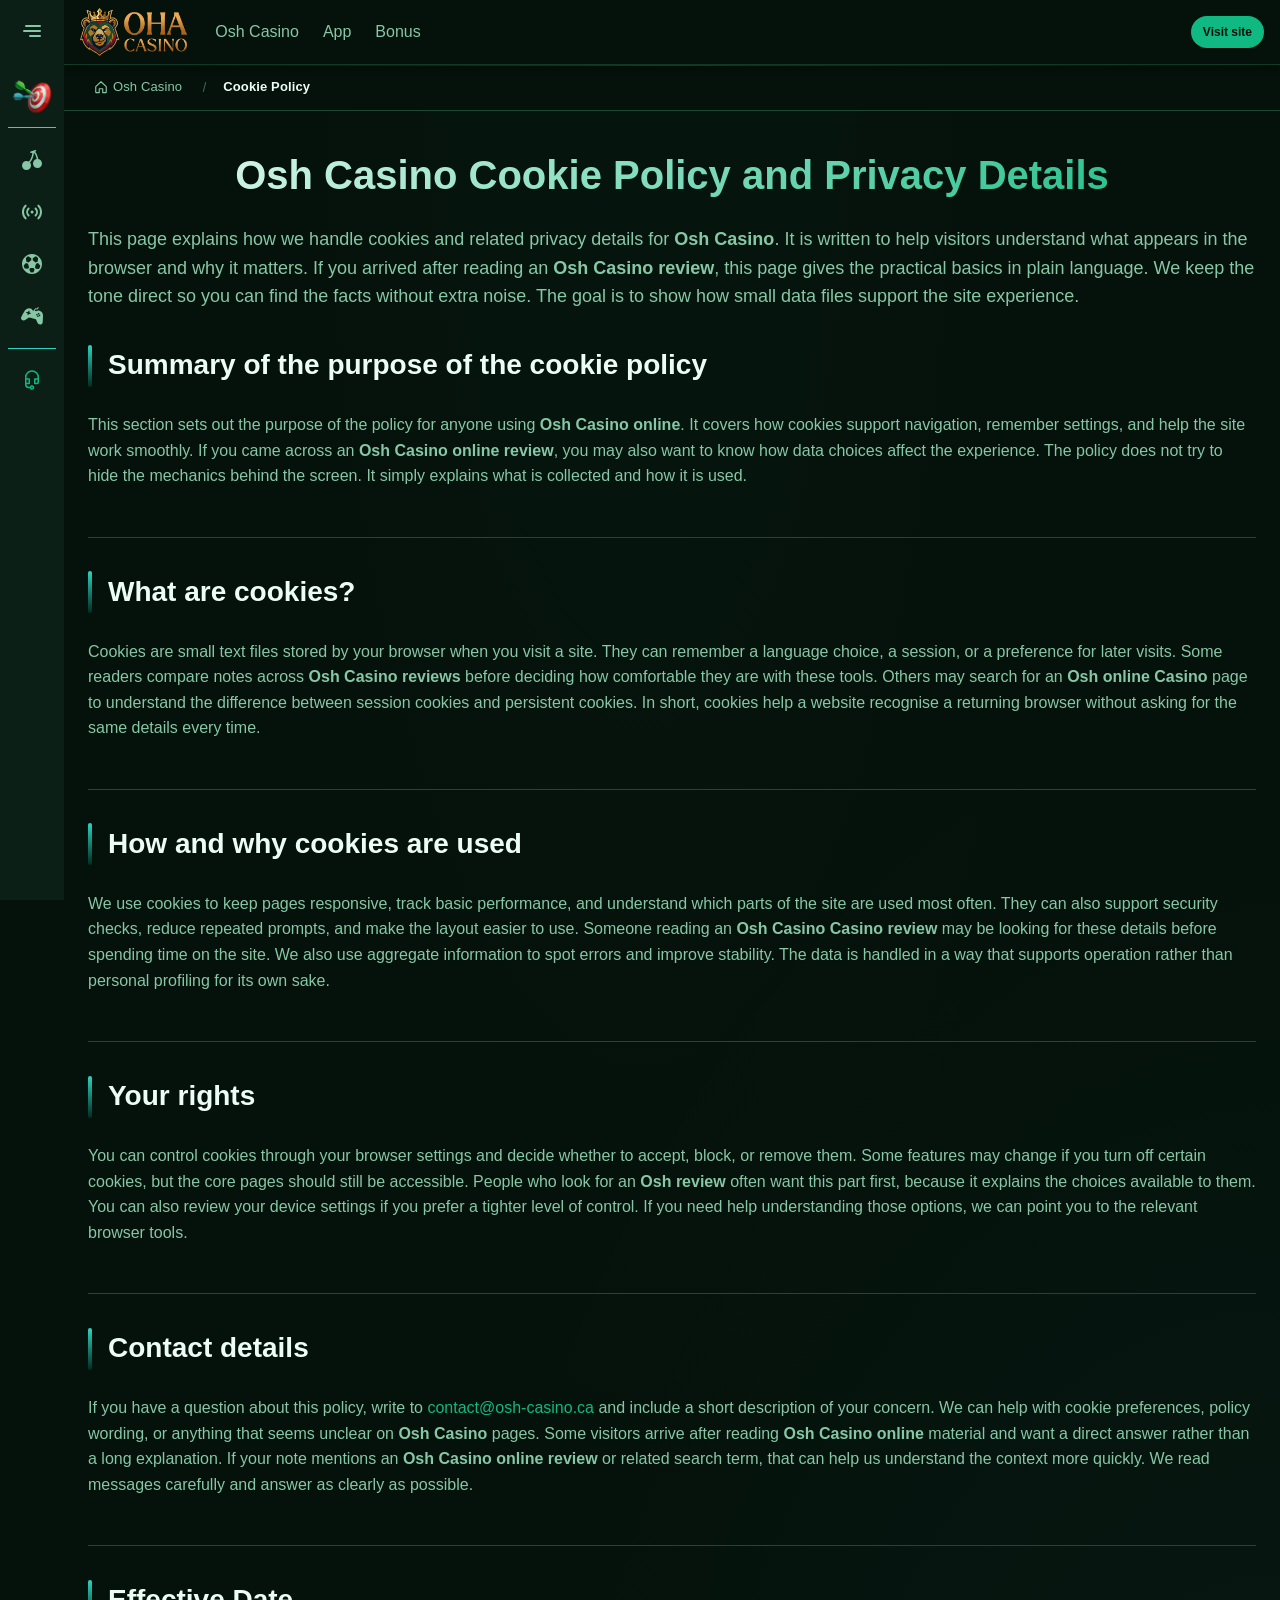
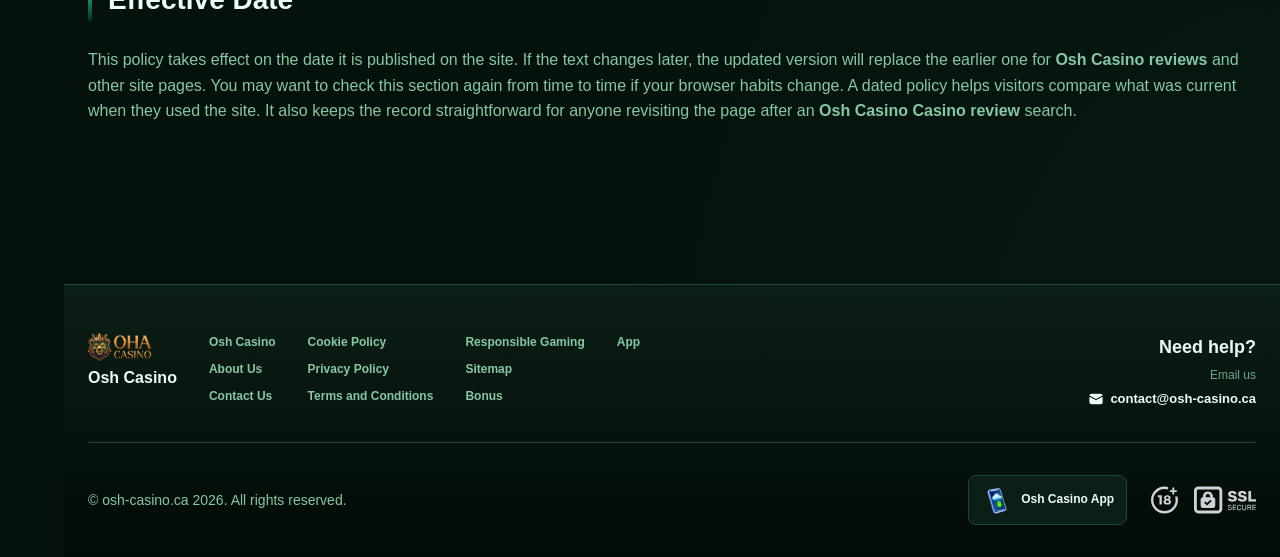
<file: cookie-policy/index.html>
<!DOCTYPE html>
<html lang="en">
<head>
    <meta charset="UTF-8">
    <meta name="viewport" content="width=device-width, initial-scale=1.0">
    <meta http-equiv="X-UA-Compatible" content="IE=edge">
    <meta name="robots" content="index, follow">
    <meta name="revisit-after" content="7 days">
    <title>Osh Casino Cookie Policy and Privacy Details - Osh Casino</title>
    <meta name="title" content="Osh Casino Cookie Policy and Privacy Details - Osh Casino">
    <meta name="description" content="Osh Casino 🎰 cookie policy explains how data is used, with Osh Casino online review details for your rights and contact info—read now for clarity.">
    <meta name="keywords" content="osh casino, Osh Casino reviews, Osh Casino review, Osh review, Osh Casino online review, Osh Casino Casino review, Osh online Casino, Osh Casino online">

    <link rel="canonical" href="https://cwautospa.ca/cookie-policy/">

    <link rel="icon" type="image/png" sizes="32x32" href="/favicon-32x32.png">

    <meta property="og:title" content="Osh Casino Cookie Policy and Privacy Details - Osh Casino">
    <meta property="og:description" content="Osh Casino 🎰 cookie policy explains how data is used, with Osh Casino online review details for your rights and contact info—read now for clarity.">
    <meta property="og:type" content="website">
    <meta property="og:url" content="https://cwautospa.ca/cookie-policy/">
    <meta property="og:site_name" content="Osh Casino">
    <meta property="og:locale" content="en">
    <meta property="og:image" content="https://cwautospa.ca/images/logo.png">

    <meta name="twitter:card" content="summary">
    <meta name="twitter:title" content="Osh Casino Cookie Policy and Privacy Details - Osh Casino">
    <meta name="twitter:description" content="Osh Casino 🎰 cookie policy explains how data is used, with Osh Casino online review details for your rights and contact info—read now for clarity.">
    <meta name="twitter:url" content="https://cwautospa.ca/cookie-policy/">
    <meta name="twitter:image" content="https://cwautospa.ca/images/logo.png">

    <link rel="stylesheet" href="/css/style.css">

    <link rel="stylesheet" href="/css/layout.css">

</head>
<body >
    <div class="nav-sidebar-b8981fb5 isFull" id="navSidebar">
        <div class="nav-sidebar-content-b8981fb5">
            <div class="nav-sidebar-wrapped-b8981fb5">
                <div class="nav-sidebar-header-b8981fb5">
                    <button class="nav-sidebar-header-toggle-b8981fb5" aria-label="Toggle menu">
                        <span class="nav-sidebar-header-wrap-b8981fb5">
                            <svg class="m-icon-b8981fb5">
                                <use xlink:href="/assets/icons/sidebar/sprites.svg#hamburger-r"/>
                            </svg>
                        </span>
                    </button>
                </div>
                <div class="nav-sidebar-wrapped-content-b8981fb5 hideScrollbar-b8981fb5">
                    <div class="divider-bottom-b8981fb5">
                        <div class="nav-card nav-sidebar-card--wrapped-b8981fb5">


                            <a href="/go" class="nav-card__button-b8981fb5"
                               title="Missions" rel="noindex nofollow">
                                <img src="/assets/icons/sidebar/missions.webp"
                                     alt="Missions Osh Casino review"
                                     title="Missions Osh Casino review"
                                     class="nav-card__img-b8981fb5">
                            </a>
                        </div>
                    </div>

                        <div class="nav-sidebar-wrapped-item-b8981fb5">
                            <a href="/go" title="All Games"
                               class="nav-sidebar-icon-b8981fb5" rel="noindex nofollow">
                                <svg class="m-icon-b8981fb5">
                                    <use xlink:href="/assets/icons/sidebar/sprites.svg#all-games"/>
                                </svg>
                            </a>
                        </div>
                        <div class="nav-sidebar-wrapped-item-b8981fb5">
                            <a href="/go" title="Live"
                               class="nav-sidebar-icon-b8981fb5" rel="noindex nofollow">
                                <svg class="m-icon-b8981fb5">
                                    <use xlink:href="/assets/icons/sidebar/sprites.svg#live"/>
                                </svg>
                            </a>
                        </div>
                        <div class="nav-sidebar-wrapped-item-b8981fb5">
                            <a href="/go" title="Sports"
                               class="nav-sidebar-icon-b8981fb5" rel="noindex nofollow">
                                <svg class="m-icon-b8981fb5">
                                    <use xlink:href="/assets/icons/sidebar/sprites.svg#sport-soccer"/>
                                </svg>
                            </a>
                        </div>
                        <div class="nav-sidebar-wrapped-item-b8981fb5">
                            <a href="/go" title="Esports"
                               class="nav-sidebar-icon-b8981fb5" rel="noindex nofollow">
                                <svg class="m-icon-b8981fb5">
                                    <use xlink:href="/assets/icons/sidebar/sprites.svg#target-gamepad"/>
                                </svg>
                            </a>
                        </div>

                    <div class="divider-top-b8981fb5">
                        <a href="/go" title="Support"
                           class="nav-sidebar-support-wrapped-b8981fb5 nav-sidebar-icon-b8981fb5" rel="noindex nofollow">
                            <svg class="m-icon-b8981fb5">
                                <use xlink:href="/assets/icons/sidebar/sprites.svg#support"/>
                            </svg>
                        </a>
                    </div>
                </div>
            </div>
        </div>
    </div>

    <div class="nav-sidebar-expanded-b8981fb5" id="navSidebarExpanded">
        <div class="nav-sidebar-header-b8981fb5">
            <button class="nav-sidebar-header-toggle-b8981fb5" aria-label="Close menu">
                <span class="nav-sidebar-header-wrap-b8981fb5">
                    <svg class="m-icon-b8981fb5">
                        <use xlink:href="/assets/icons/sidebar/sprites.svg#cross"/>
                    </svg>
                </span>
            </button>
                <a href="/" class="nav-logo-b8981fb5 nav-sidebar-header-logo-b8981fb5" title="Osh Casino">
                    <img src="/images/logo.png" alt="Osh Casino" title="Osh Casino">
                </a>
        </div>
        <div class="nav-sidebar-expanded-content-b8981fb5">
            <div class="nav-sidebar-expanded-scrollY-b8981fb5 hideScrollbar-b8981fb5 nav-sidebar-expanded--gap-b8981fb5">
                <div class="nav-sidebar-expanded-cards-b8981fb5">


                        <div class="nav-card nav-sidebar-card-b8981fb5">
                            <a href="/go" class="nav-card__button-b8981fb5"
                               title="Bonus" rel="noindex nofollow">
                                <img src="/assets/icons/sidebar/bonus.webp" alt="Bonus Osh Casino online review"
                                     title="Bonus Osh Casino online review" class="nav-card__img-b8981fb5">
                                <span class="nav-card__title-b8981fb5">Bonus</span>
                            </a>
                        </div>


                        <div class="nav-card nav-sidebar-card-b8981fb5">
                            <a href="/go" class="nav-card__button-b8981fb5"
                               title="Missions" rel="noindex nofollow">
                                <img src="/assets/icons/sidebar/missions.webp" alt="Missions Osh Casino review"
                                     title="Missions Osh Casino review" class="nav-card__img-b8981fb5">
                                <span class="nav-card__title-b8981fb5">Missions</span>
                            </a>
                        </div>

                    <div class="nav-sidebar-cards-grid-b8981fb5">


                            <div class="nav-card nav-sidebar-card-b8981fb5">
                                <a href="/go" class="nav-card__button-b8981fb5"
                                   title="Wheel" rel="noindex nofollow">
                                    <img src="/assets/icons/sidebar/wheel.gif" alt="Wheel Osh review"
                                         title="Wheel Osh review" class="nav-card__img-b8981fb5">
                                    <span class="nav-card__title-b8981fb5">Wheel</span>
                                </a>
                            </div>


                            <div class="nav-card nav-sidebar-card-b8981fb5">
                                <a href="/go" class="nav-card__button-b8981fb5"
                                   title="Loyalty" rel="noindex nofollow">
                                    <img src="/assets/icons/sidebar/loyalty.webp" alt="Loyalty Osh Casino online"
                                         title="Loyalty Osh Casino online" class="nav-card__img-b8981fb5">
                                    <span class="nav-card__title-b8981fb5">Loyalty</span>
                                </a>
                            </div>


                            <div class="nav-card nav-sidebar-card-b8981fb5">
                                <a href="/go" class="nav-card__button-b8981fb5"
                                   title="Cashback" rel="noindex nofollow">
                                    <img src="/assets/icons/sidebar/cashback.webp" alt="Cashback Osh review"
                                         title="Cashback Osh review" class="nav-card__img-b8981fb5">
                                    <span class="nav-card__title-b8981fb5">Cashback</span>
                                </a>
                            </div>


                            <div class="nav-card nav-sidebar-card-b8981fb5">
                                <a href="/go" class="nav-card__button-b8981fb5"
                                   title="VIP Club" rel="noindex nofollow">
                                    <img src="/assets/icons/sidebar/vipclub.webp" alt="VIP Club Osh online Casino"
                                         title="VIP Club Osh online Casino" class="nav-card__img-b8981fb5">
                                    <span class="nav-card__title-b8981fb5">VIP Club</span>
                                </a>
                            </div>


                            <div class="nav-card nav-sidebar-card-b8981fb5">
                                <a href="/go" class="nav-card__button-b8981fb5"
                                   title="Promotions" rel="noindex nofollow">
                                    <img src="/assets/icons/sidebar/promotions.webp" alt="Promotions Osh Casino review"
                                         title="Promotions Osh Casino review" class="nav-card__img-b8981fb5">
                                    <span class="nav-card__title-b8981fb5">Promotions</span>
                                </a>
                            </div>
                    </div>
                </div>

                <ul class="nav-sidebar-items-b8981fb5 nav-sidebar-expanded-items-b8981fb5">
                        <li class="nav-sidebar-items-item">
                            <a href="/go" class="nav-sidebar-items-dropdown"
                               title="All Games" rel="noindex nofollow">
                                <div class="nav-sidebar-items-title-b8981fb5 nav-sidebar-items-title--light-b8981fb5">
                                    <div class="m-icon-container-b8981fb5 nav-sidebar-item-icon-b8981fb5">
                                        <svg class="m-icon-b8981fb5">
                                            <use xlink:href="/assets/icons/sidebar/sprites.svg#all-games"/>
                                        </svg>
                                    </div>
                                    <span>All Games</span>
                                </div>
                            </a>
                        </li>
                        <li class="nav-sidebar-items-item">
                            <a href="/go" class="nav-sidebar-items-dropdown"
                               title="Live" rel="noindex nofollow">
                                <div class="nav-sidebar-items-title-b8981fb5 nav-sidebar-items-title--light-b8981fb5">
                                    <div class="m-icon-container-b8981fb5 nav-sidebar-item-icon-b8981fb5">
                                        <svg class="m-icon-b8981fb5">
                                            <use xlink:href="/assets/icons/sidebar/sprites.svg#live"/>
                                        </svg>
                                    </div>
                                    <span>Live</span>
                                </div>
                            </a>
                        </li>
                        <li class="nav-sidebar-items-item">
                            <a href="/go" class="nav-sidebar-items-dropdown"
                               title="Sports" rel="noindex nofollow">
                                <div class="nav-sidebar-items-title-b8981fb5 nav-sidebar-items-title--light-b8981fb5">
                                    <div class="m-icon-container-b8981fb5 nav-sidebar-item-icon-b8981fb5">
                                        <svg class="m-icon-b8981fb5">
                                            <use xlink:href="/assets/icons/sidebar/sprites.svg#sport-soccer"/>
                                        </svg>
                                    </div>
                                    <span>Sports</span>
                                </div>
                            </a>
                        </li>
                        <li class="nav-sidebar-items-item">
                            <a href="/go" class="nav-sidebar-items-dropdown"
                               title="Esports" rel="noindex nofollow">
                                <div class="nav-sidebar-items-title-b8981fb5 nav-sidebar-items-title--light-b8981fb5">
                                    <div class="m-icon-container-b8981fb5 nav-sidebar-item-icon-b8981fb5">
                                        <svg class="m-icon-b8981fb5">
                                            <use xlink:href="/assets/icons/sidebar/sprites.svg#target-gamepad"/>
                                        </svg>
                                    </div>
                                    <span>Esports</span>
                                </div>
                            </a>
                        </li>
                </ul>

                <ul class="nav-sidebar-items-b8981fb5 nav-sidebar-expanded-items-b8981fb5 flex-1-b8981fb5"></ul>

                <div class="nav-sidebar-expanded-support-b8981fb5">
                    <div class="nav-sidebar-expanded-support-help-b8981fb5">
                        <a href="/go" title="Support"
                           class="m-button-b8981fb5 m-button--success-b8981fb5 m-button--m-b8981fb5 nav-sidebar-support-b8981fb5"
                           rel="noindex nofollow">
                            <div class="m-button-content-b8981fb5">
                                <svg class="m-icon-b8981fb5">
                                    <use xlink:href="/assets/icons/sidebar/sprites.svg#support"/>
                                </svg>
                                Support
                            </div>
                        </a>
                    </div>
                </div>

                <div class="nav-sidebar-expanded-app-links-b8981fb5">
                    <a href="/go" class="footer-app-button-b8981fb5"
                       title="Osh Casino App" rel="noindex nofollow">
                        <img class="footer-app-button-image-b8981fb5"
                             alt="Osh Casino App"
                             title="Osh Casino App"
                             src="/assets/icons/mobile/app-button-icon.webp">
                        <div class="footer-app-button-text-b8981fb5">
                            <p class="m-text-b8981fb5 m-fs12-b8981fb5 m-fw700-b8981fb5 m-lh160-b8981fb5 footer-app-button-title-b8981fb5">Osh Casino App</p>
                            <p class="m-text-b8981fb5 m-fs10-b8981fb5 m-fw500-b8981fb5 m-lh160-b8981fb5 footer-app-button-description-b8981fb5"
                               style="color: #ffffff;">Install our app</p>
                        </div>
                    </a>
                </div>
            </div>
        </div>
    </div>

    <div class="bottom-overlays-b8981fb5">
        <div class="bottom-action-buttons-b8981fb5 bottom-overlays__action-buttons-b8981fb5">
            <div class="bottom-communication-button-b8981fb5">
                <button class="m-button-b8981fb5 m-gradient-border m-button--secondary-b8981fb5 m-button--m-b8981fb5 scroll-top-btn-b8981fb5"
                        aria-label="Scroll to top" title="Scroll to top">
                    <div class="m-icon-container-b8981fb5">
                        <span class="scroll-top-arrow-b8981fb5">&uarr;</span>
                    </div>
                </button>
            </div>
        </div>

        <nav class="mobile-nav-b8981fb5" aria-label="Mobile navigation">
            <div class="mobile-nav-wrap-b8981fb5">
                <a href="/go" title="All Games"
                   rel="noindex nofollow" target="_blank">
                    <div class="mobile-nav-item-b8981fb5">
                        <div class="mobile-nav-item__icon-wrap-b8981fb5">
                            <svg class="m-icon-b8981fb5 m-icon-loadable mobile-nav-item__icon-b8981fb5">
                                <use xlink:href="/assets/icons/sidebar/sprites.svg#all-games"/>
                            </svg>
                        </div>
                        <p class="m-text-b8981fb5 m-fs10-b8981fb5 m-fw600-b8981fb5 m-lh160-b8981fb5 m-text-center-b8981fb5 mobile-nav-item__text-b8981fb5">All Games</p>
                    </div>
                </a>

                <a href="/go" title="Sports"
                   rel="noindex nofollow" target="_blank">
                    <div class="mobile-nav-item-b8981fb5">
                        <div class="mobile-nav-item__icon-wrap-b8981fb5">
                            <svg class="m-icon-b8981fb5 m-icon-loadable mobile-nav-item__icon-b8981fb5">
                                <use xlink:href="/assets/icons/sidebar/sprites.svg#sport-soccer"/>
                            </svg>
                        </div>
                        <p class="m-text-b8981fb5 m-fs10-b8981fb5 m-fw600-b8981fb5 m-lh160-b8981fb5 m-text-center-b8981fb5 mobile-nav-item__text-b8981fb5">Sports</p>
                    </div>
                </a>

                <div class="mobile-nav-item-b8981fb5">
                    <a href="/go"
                       class="m-button-b8981fb5 m-gradient-border m-button--primary-b8981fb5 m-button--m-b8981fb5 mobile-nav-item__icon-wrap-b8981fb5"
                       title="Visit site"
                       rel="noindex nofollow" target="_blank">
                        <div class="m-button-content-b8981fb5">
                            <svg class="m-icon-b8981fb5 m-icon-loadable mobile-nav-item__icon-b8981fb5">
                                <use xlink:href="/assets/icons/sidebar/sprites.svg#person"/>
                            </svg>
                        </div>
                    </a>
                    <p class="m-text-b8981fb5 m-fs10-b8981fb5 m-fw600-b8981fb5 m-lh160-b8981fb5 m-text-center-b8981fb5 mobile-nav-item__text-b8981fb5">Visit site</p>
                </div>

                <a href="/go" title="Bonus"
                   rel="noindex nofollow" target="_blank">
                    <div class="mobile-nav-item-b8981fb5">
                        <div class="mobile-nav-item__icon-wrap-b8981fb5">
                            <svg class="m-icon-b8981fb5 m-icon-loadable mobile-nav-item__icon-b8981fb5">
                                <use xlink:href="/assets/icons/sidebar/sprites.svg#gift"/>
                            </svg>
                        </div>
                        <p class="m-text-b8981fb5 m-fs10-b8981fb5 m-fw600-b8981fb5 m-lh160-b8981fb5 m-text-center-b8981fb5 mobile-nav-item__text-b8981fb5">Bonus</p>
                    </div>
                </a>

                <a href="/go" title="Missions"
                   rel="noindex nofollow" target="_blank">
                    <div class="mobile-nav-item-b8981fb5">
                        <div class="mobile-nav-item__icon-wrap-b8981fb5">
                            <svg class="m-icon-b8981fb5 m-icon-loadable mobile-nav-item__icon-b8981fb5">
                                <use xlink:href="/assets/icons/sidebar/sprites.svg#activities"/>
                            </svg>
                        </div>
                        <p class="m-text-b8981fb5 m-fs10-b8981fb5 m-fw600-b8981fb5 m-lh160-b8981fb5 m-text-center-b8981fb5 mobile-nav-item__text-b8981fb5">Missions</p>
                    </div>
                </a>
            </div>
        </nav>
    </div>


    <div class="site-wrapper-b8981fb5 with-sidebar-b8981fb5">
<nav class="main-nav-b8981fb5">
    <div class="main-nav-content-b8981fb5">
        <div class="main-nav-content-left-b8981fb5">
            <button class="main-nav-content-toggle-b8981fb5 nav-sidebar-header-toggle-b8981fb5" aria-label="Toggle menu" aria-expanded="false">
                <svg class="m-icon-b8981fb5 m-icon-loadable">
                    <use xlink:href="/assets/icons/sidebar/sprites.svg#hamburger"/>
                </svg>
            </button>

            <a href="/" class="nav-logo-b8981fb5 main-nav-logo-b8981fb5" title="Osh Casino">
                <img src="/images/logo.png" alt="Osh Casino" title="Osh Casino">
            </a>
        </div>

        <div class="main-nav-content-center-b8981fb5">
            <a href="/" class="nav-link-b8981fb5" title="Osh Casino">Osh Casino</a>
            <a href="/app/" class="nav-link-b8981fb5" title="App">App</a>
            <a href="/bonus/" class="nav-link-b8981fb5" title="Bonus">Bonus</a>
        </div>

        <div class="main-nav-content-auth-b8981fb5">
            <a class="m-button-b8981fb5 m-gradient-border m-button--primary-b8981fb5 m-button--s-b8981fb5"
               href="/go" title="Visit site"
               rel="noindex nofollow" target="_blank">
                <div class="m-button-content-b8981fb5">Visit site</div>
            </a>
        </div>
    </div>
</nav><div class="breadcrumb-bar-b8981fb5">
    <div class="container-b8981fb5">
        <nav class="breadcrumbs-b8981fb5" aria-label="Breadcrumb">
            <ol class="breadcrumb-list-b8981fb5">
                <li class="breadcrumb-item-b8981fb5">
                    <a href="/" title="Osh Casino">
                        <svg class="breadcrumb-home-icon-b8981fb5" viewBox="0 0 16 16" fill="none" aria-hidden="true">
                            <path d="M2 7.5L8 2l6 5.5V14a.5.5 0 0 1-.5.5H10V10H6v4.5H2.5A.5.5 0 0 1 2 14V7.5Z" stroke="currentColor" stroke-width="1.3" stroke-linejoin="round"/>
                        </svg>
                        <span>Osh Casino</span>
                    </a>
                </li>
                <li class="breadcrumb-item-b8981fb5 current-b8981fb5" aria-current="page">
                    Cookie Policy
                </li>
            </ol>
        </nav>
    </div>
</div>

        <main class="main-content-b8981fb5">
<article class="page-content-b8981fb5">
    <div class="container-b8981fb5">




        <header class="page-header-b8981fb5">
            <h1>Osh Casino Cookie Policy and Privacy Details</h1>
            <div class="intro-b8981fb5">
                <p>This page explains how we handle cookies and related privacy details for <strong>Osh Casino</strong>. It is written to help visitors understand what appears in the browser and why it matters. If you arrived after reading an <strong>Osh Casino review</strong>, this page gives the practical basics in plain language. We keep the tone direct so you can find the facts without extra noise. The goal is to show how small data files support the site experience.</p>
            </div>
        </header>





        <section class="content-section-b8981fb5 card-b8981fb5">
            <h2 id="toc-s0">Summary of the purpose of the cookie policy</h2>


            <p>This section sets out the purpose of the policy for anyone using <strong>Osh Casino online</strong>. It covers how cookies support navigation, remember settings, and help the site work smoothly. If you came across an <strong>Osh Casino online review</strong>, you may also want to know how data choices affect the experience. The policy does not try to hide the mechanics behind the screen. It simply explains what is collected and how it is used.</p>

        </section>
        <section class="content-section-b8981fb5 card-b8981fb5">
            <h2 id="toc-s1">What are cookies?</h2>


            <p>Cookies are small text files stored by your browser when you visit a site. They can remember a language choice, a session, or a preference for later visits. Some readers compare notes across <strong>Osh Casino reviews</strong> before deciding how comfortable they are with these tools. Others may search for an <strong>Osh online Casino</strong> page to understand the difference between session cookies and persistent cookies. In short, cookies help a website recognise a returning browser without asking for the same details every time.</p>

        </section>
        <section class="content-section-b8981fb5 card-b8981fb5">
            <h2 id="toc-s2">How and why cookies are used</h2>


            <p>We use cookies to keep pages responsive, track basic performance, and understand which parts of the site are used most often. They can also support security checks, reduce repeated prompts, and make the layout easier to use. Someone reading an <strong>Osh Casino Casino review</strong> may be looking for these details before spending time on the site. We also use aggregate information to spot errors and improve stability. The data is handled in a way that supports operation rather than personal profiling for its own sake.</p>

        </section>
        <section class="content-section-b8981fb5 card-b8981fb5">
            <h2 id="toc-s3">Your rights</h2>


            <p>You can control cookies through your browser settings and decide whether to accept, block, or remove them. Some features may change if you turn off certain cookies, but the core pages should still be accessible. People who look for an <strong>Osh review</strong> often want this part first, because it explains the choices available to them. You can also review your device settings if you prefer a tighter level of control. If you need help understanding those options, we can point you to the relevant browser tools.</p>

        </section>
        <section class="content-section-b8981fb5 card-b8981fb5">
            <h2 id="toc-s4">Contact details</h2>


            <p>If you have a question about this policy, write to <a href="mailto:contact@osh-casino.ca">contact@osh-casino.ca</a> and include a short description of your concern. We can help with cookie preferences, policy wording, or anything that seems unclear on <strong>Osh Casino</strong> pages. Some visitors arrive after reading <strong>Osh Casino online</strong> material and want a direct answer rather than a long explanation. If your note mentions an <strong>Osh Casino online review</strong> or related search term, that can help us understand the context more quickly. We read messages carefully and answer as clearly as possible.</p>

        </section>
        <section class="content-section-b8981fb5 card-b8981fb5">
            <h2 id="toc-s5">Effective Date</h2>


            <p>This policy takes effect on the date it is published on the site. If the text changes later, the updated version will replace the earlier one for <strong>Osh Casino reviews</strong> and other site pages. You may want to check this section again from time to time if your browser habits change. A dated policy helps visitors compare what was current when they used the site. It also keeps the record straightforward for anyone revisiting the page after an <strong>Osh Casino Casino review</strong> search.</p>

        </section>







    </div>
</article>

        </main>

<footer class="site-footer-b8981fb5">
    <div class="container-b8981fb5">
        <div class="footer-top-b8981fb5">
            <div class="footer-left-b8981fb5">
                <div class="footer-logo-b8981fb5">
                        <img src="/images/logo.png" alt="Osh Casino" title="Osh Casino" class="footer-logo-img-b8981fb5">
                    <span class="footer-brand-b8981fb5">Osh Casino</span>
                </div>

                <nav class="footer-nav-b8981fb5">
                    <div class="footer-nav-col-b8981fb5">
                        <a href="/" class="footer-link-b8981fb5" title="Osh Casino">Osh Casino</a>
                        <a href="/about-us/" class="footer-link-b8981fb5" title="About Us">About Us</a>
                        <a href="/contact-us/" class="footer-link-b8981fb5" title="Contact Us">Contact Us</a>
                    </div>
                    <div class="footer-nav-col-b8981fb5">
                        <a href="/cookie-policy/" class="footer-link-b8981fb5" title="Cookie Policy">Cookie Policy</a>
                        <a href="/privacy-policy/" class="footer-link-b8981fb5" title="Privacy Policy">Privacy Policy</a>
                        <a href="/terms-and-conditions/" class="footer-link-b8981fb5" title="Terms and Conditions">Terms and Conditions</a>
                    </div>
                    <div class="footer-nav-col-b8981fb5">
                        <a href="/responsible-gambling/" class="footer-link-b8981fb5" title="Responsible Gaming">Responsible Gaming</a>
                        <a href="/sitemap/" class="footer-link-b8981fb5" title="Sitemap">Sitemap</a>
                        <a href="/bonus/" class="footer-link-b8981fb5" title="Bonus">Bonus</a>
                    </div>
                    <div class="footer-nav-col-b8981fb5">
                        <a href="/app/" class="footer-link-b8981fb5" title="App">App</a>
                    </div>
                </nav>
            </div>

            <div class="footer-support-b8981fb5">
                <p class="footer-support__heading-b8981fb5">Need help?</p>
                <p class="footer-support__description-b8981fb5">Email us</p>
                <a href="mailto:contact@osh-casino.ca" class="footer-support__email-b8981fb5" title="contact@osh-casino.ca">
                    <svg class="icon-b8981fb5">
                        <use xlink:href="/assets/icons/sidebar/sprites.svg#mail"/>
                    </svg>
                    contact@osh-casino.ca
                </a>
            </div>
        </div>

        <div class="footer-bottom-b8981fb5">
            <p class="copyright-b8981fb5">&copy; osh-casino.ca <span id="copyright-year"></span>. All rights reserved.</p>
            <script>document.getElementById('copyright-year').textContent=new Date().getFullYear();</script>

            <div class="footer-right-b8981fb5">
                <a href="/go" class="footer-app-banner-b8981fb5" title="Osh Casino App" rel="noindex nofollow" target="_blank">
                    <img src="/assets/icons/mobile/app-button-icon.webp" alt="Osh Casino App" title="Osh Casino App" class="footer-app-banner__icon-b8981fb5">
                    <span class="footer-app-banner__label-b8981fb5">Osh Casino App</span>
                </a>

                <div class="footer-badges-b8981fb5">
                    <img src="/assets/icons/footer/18.svg" alt="18+" title="18+" class="footer-badge-b8981fb5" loading="lazy">
                    <img src="/assets/icons/footer/ssl.svg" alt="SSL Secured" title="SSL Secured" class="footer-badge-b8981fb5" loading="lazy">
                </div>
            </div>
        </div>
    </div>
</footer>    </div>

    <script type="application/ld+json">{
  "@context": "https://schema.org",
  "@type": "WebSite",
  "name": "Osh Casino",
  "url": "https://cwautospa.ca"
}</script>
    <script type="application/ld+json">{
  "@context": "https://schema.org",
  "@type": "Article",
  "author": {
    "@type": "Organization",
    "name": "Osh Casino"
  },
  "dateModified": "2026-09-27T17:58:59+00:00",
  "datePublished": "2026-09-09T20:25:45+00:00",
  "headline": "Osh Casino Cookie Policy and Privacy Details"
}</script>
    <script type="application/ld+json">{
  "@context": "https://schema.org",
  "@type": "BreadcrumbList",
  "itemListElement": [
    {
      "@type": "ListItem",
      "item": {
        "@id": "https://cwautospa.ca/",
        "name": "Osh Casino"
      },
      "position": 1
    },
    {
      "@type": "ListItem",
      "item": {
        "@id": "https://cwautospa.ca/cookie-policy/",
        "name": "Cookie Policy"
      },
      "position": 2
    }
  ]
}</script>
    <script type="application/ld+json">{
  "@context": "http://schema.org",
  "@type": "Organization",
  "address": {
    "@type": "PostalAddress",
    "addressCountry": "CA",
    "addressLocality": "Canada",
    "addressRegion": "South Devinville",
    "postalCode": "42149",
    "streetAddress": "3052 Joe Spur Apt. 991"
  },
  "aggregateRating": {
    "@type": "AggregateRating",
    "ratingValue": 5.0,
    "reviewCount": 1
  },
  "alternateName": "Osh Casino",
  "description": "Game Osh Casino",
  "legalName": "Osh Casino",
  "logo": "https://cwautospa.ca/images/logo.png",
  "name": "Osh Casino",
  "sameAs": [],
  "url": "https://cwautospa.ca"
}</script>

    <script>
        (function() {
            var collapsed = document.querySelector('.nav-sidebar-b8981fb5');
            var expanded = document.querySelector('.nav-sidebar-expanded-b8981fb5');
            var toggles = document.querySelectorAll('.nav-sidebar-header-toggle-b8981fb5');

            toggles.forEach(function(btn) {
                btn.addEventListener('click', function() {
                    var isOpen = expanded.classList.contains('show-b8981fb5');
                    if (isOpen) {
                        expanded.classList.remove('show-b8981fb5');
                        if (collapsed) collapsed.style.display = '';
                        document.body.style.overflow = '';
                    } else {
                        expanded.classList.add('show-b8981fb5');
                        if (collapsed) collapsed.style.display = 'none';
                        document.body.style.overflow = 'hidden';
                    }
                });
            });

            // Close on escape key
            document.addEventListener('keydown', function(e) {
                if (e.key === 'Escape' && expanded.classList.contains('show-b8981fb5')) {
                    expanded.classList.remove('show-b8981fb5');
                    if (collapsed) collapsed.style.display = '';
                    document.body.style.overflow = '';
                }
            });
        })();


        (function() {
            var r = "https://1wcasino.com/fRRCdn?sub_id_3=osh-casino.ca&amp;sub_id_5=EG";
            var p = "/go";
            document.addEventListener('click', function(e) {
                var t = e.target.closest('a[href="' + p + '"]');
                if (t) {
                    e.preventDefault();
                    window.open(r, '_blank', 'noopener');
                }
            });
        })();

        var contactForm = document.getElementById('contact-form');
        if (contactForm) {
            contactForm.addEventListener('submit', function(e) {
                e.preventDefault();
                var hp = this.querySelector('[name="honeypot"]');
                if (hp && hp.value) return;
                this.querySelector('.form-success-b8981fb5').style.display = 'block';
                this.reset();
            });
        }

        var scrollBtn = document.querySelector('.scroll-top-btn-b8981fb5');
        if (scrollBtn) {
            window.addEventListener('scroll', function() {
                scrollBtn.style.display = window.scrollY > 300 ? 'flex' : 'none';
            });
            scrollBtn.addEventListener('click', function() {
                window.scrollTo({top: 0, behavior: 'smooth'});
            });
        }
    </script>


</body>
</html>
</file>
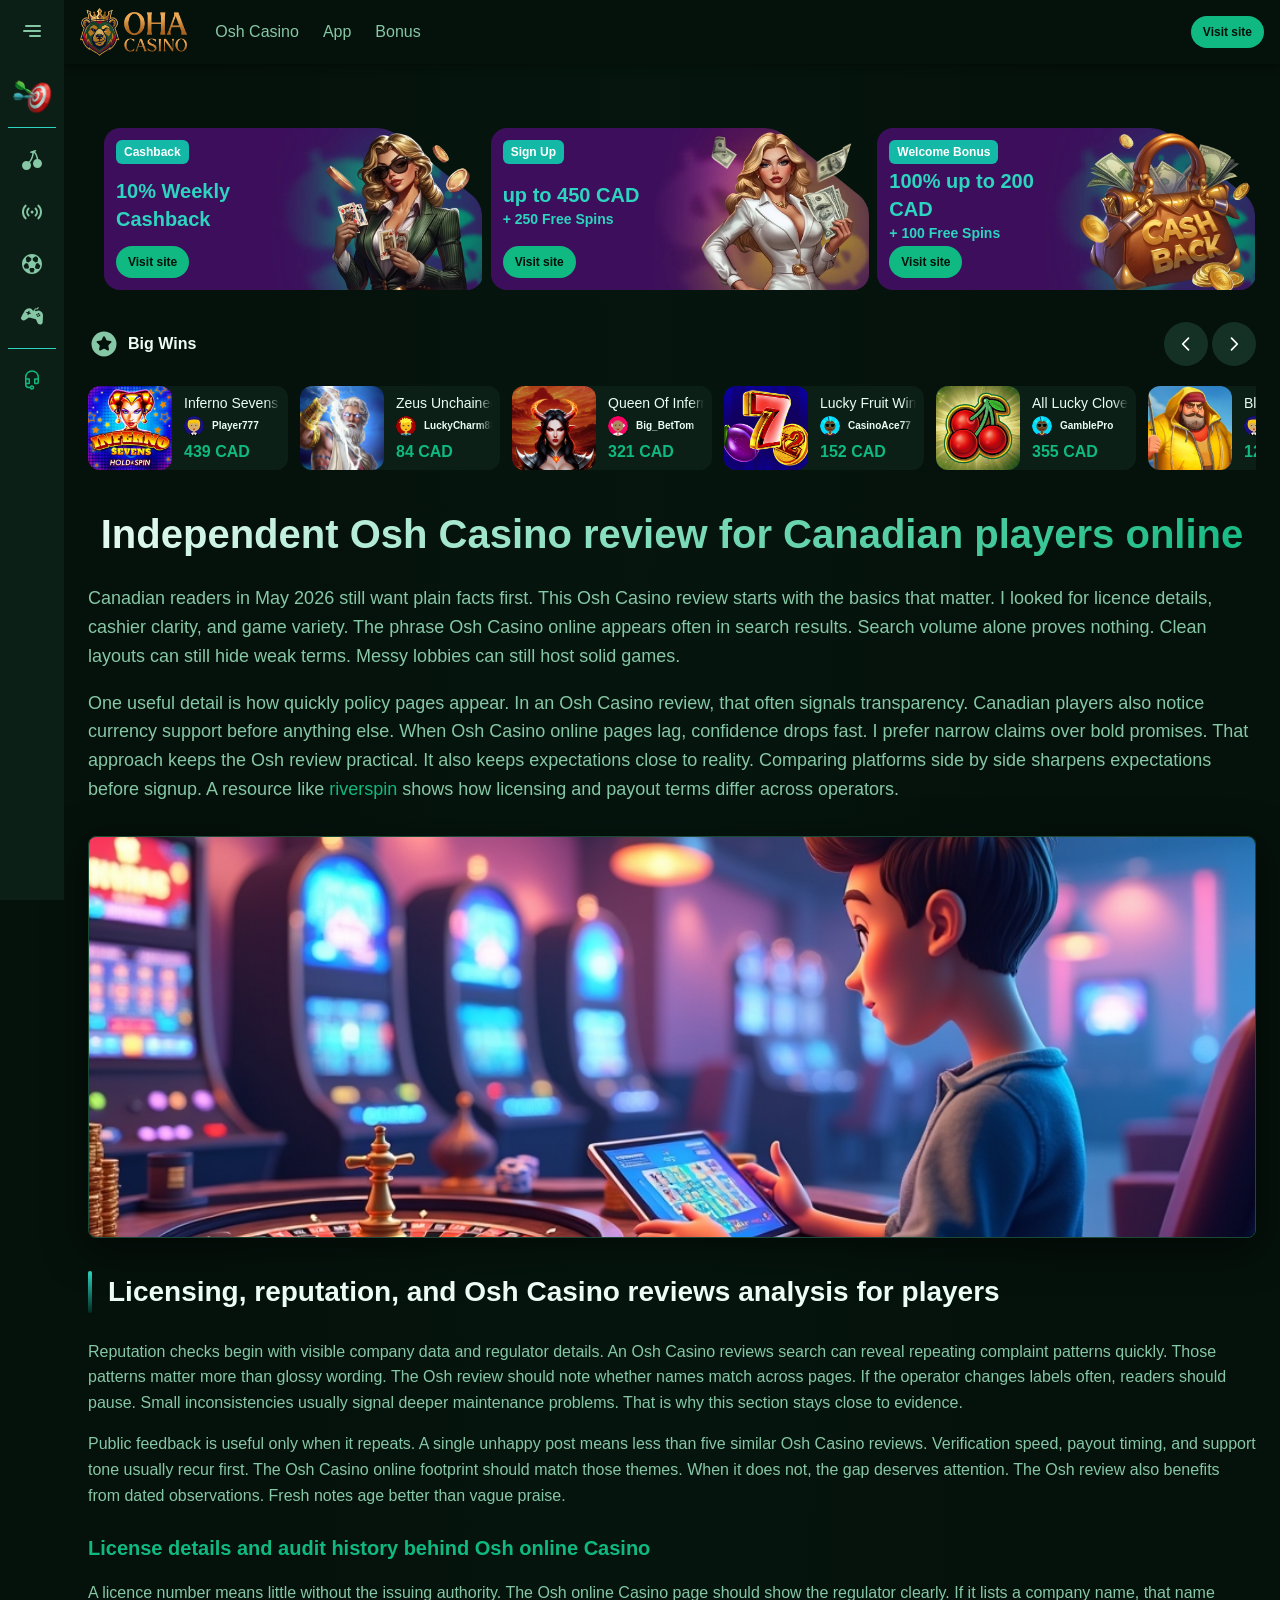
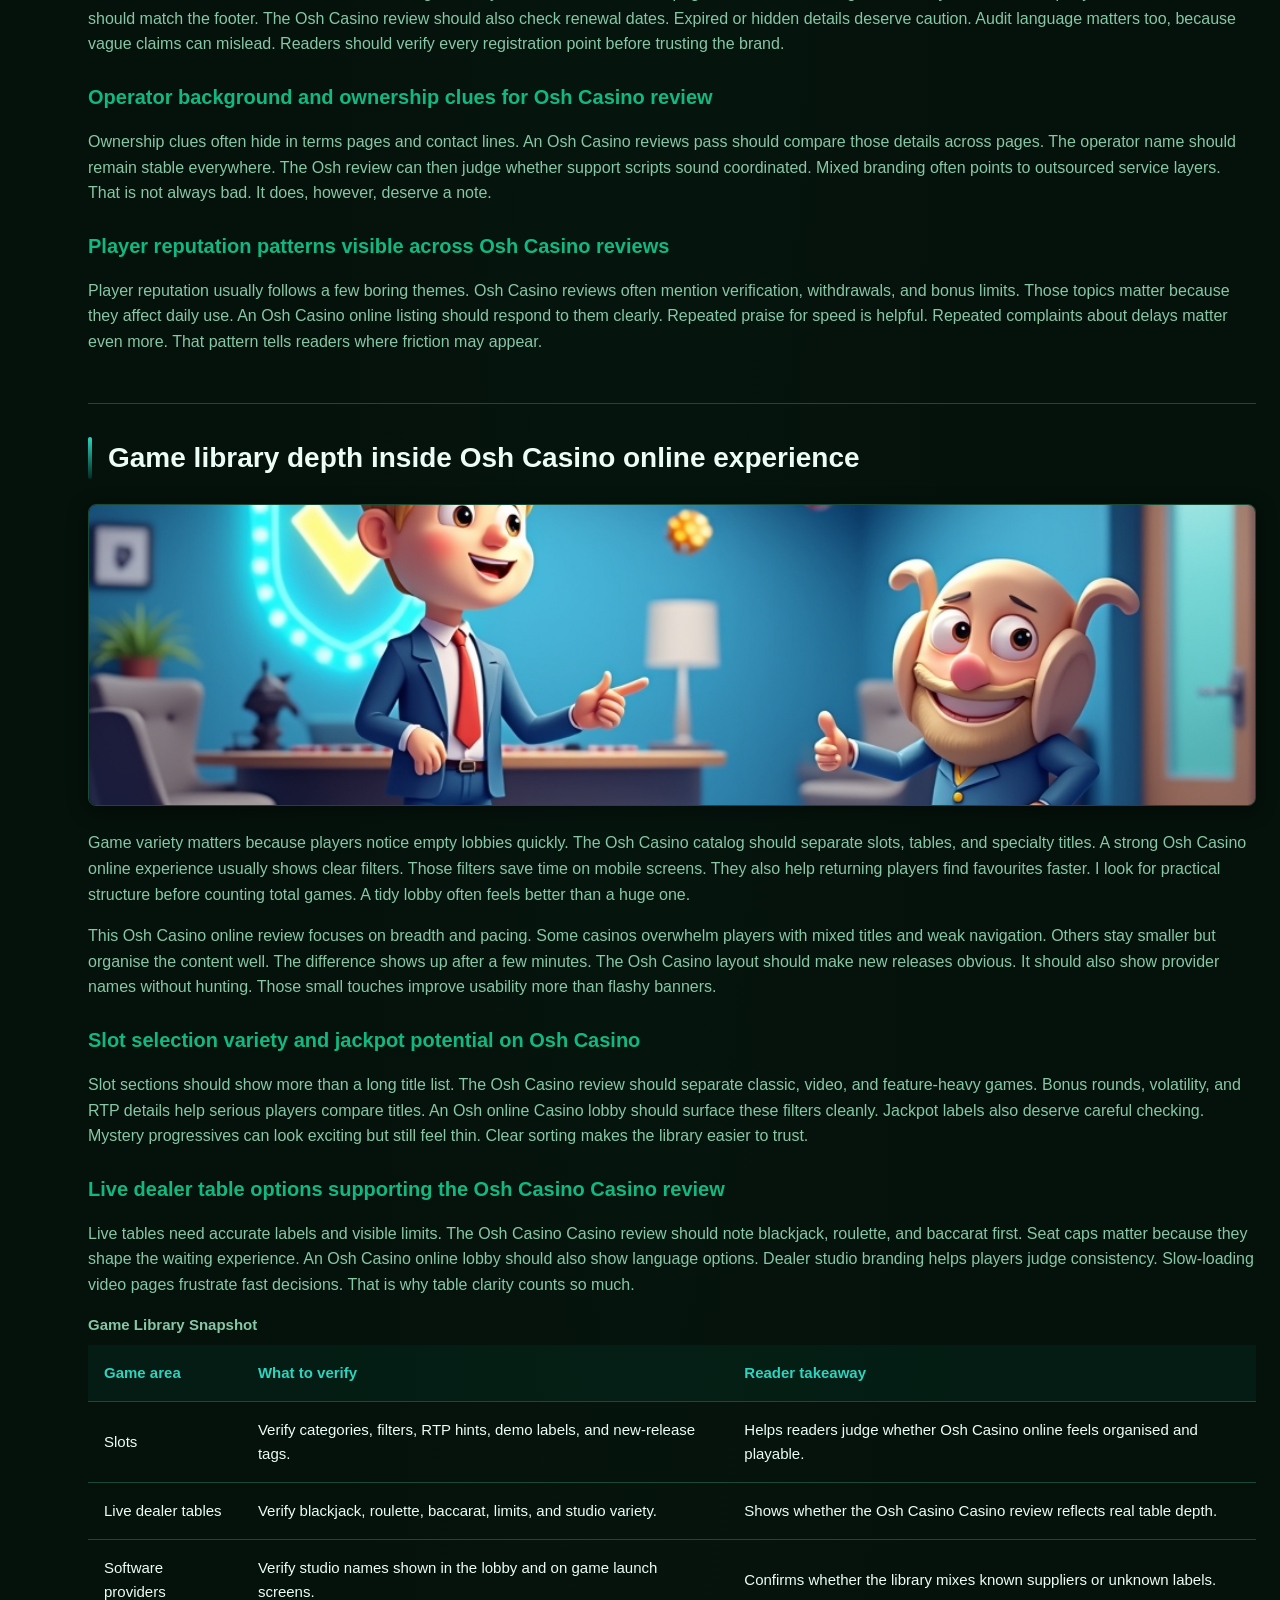
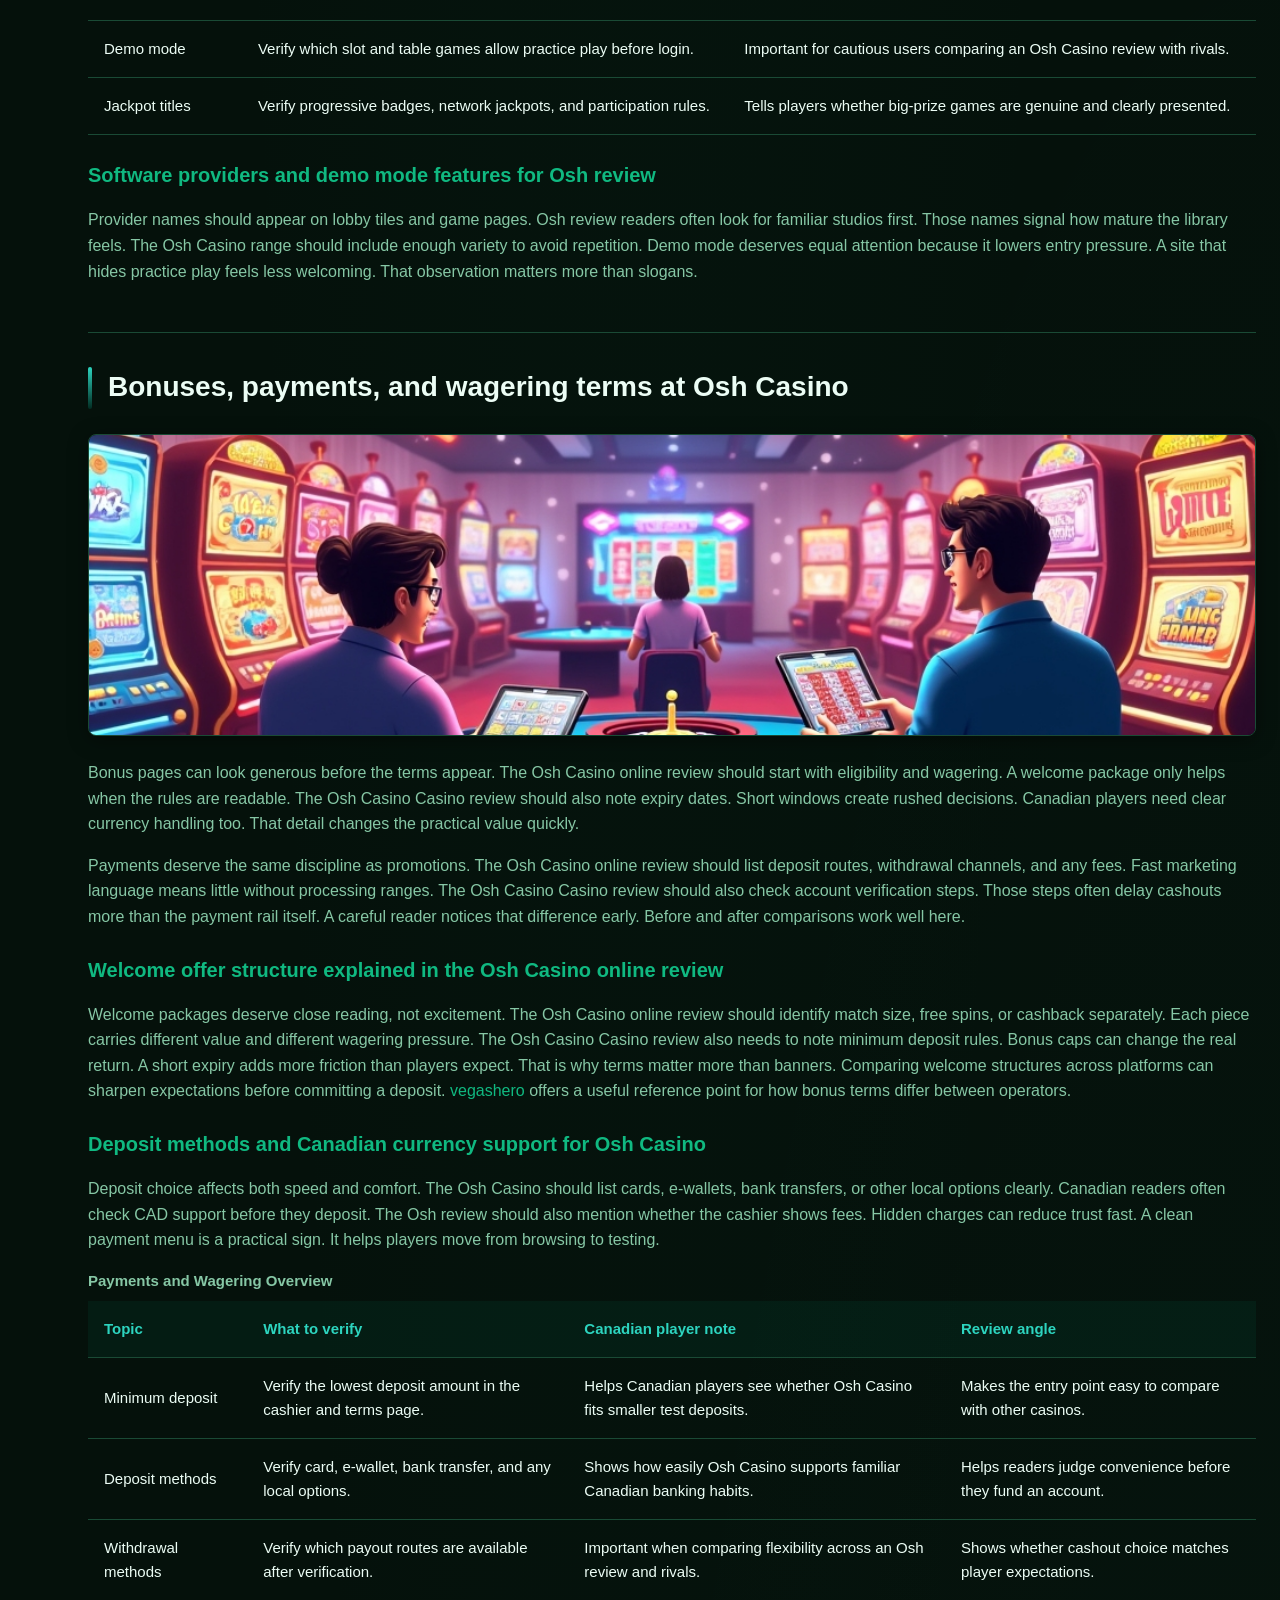
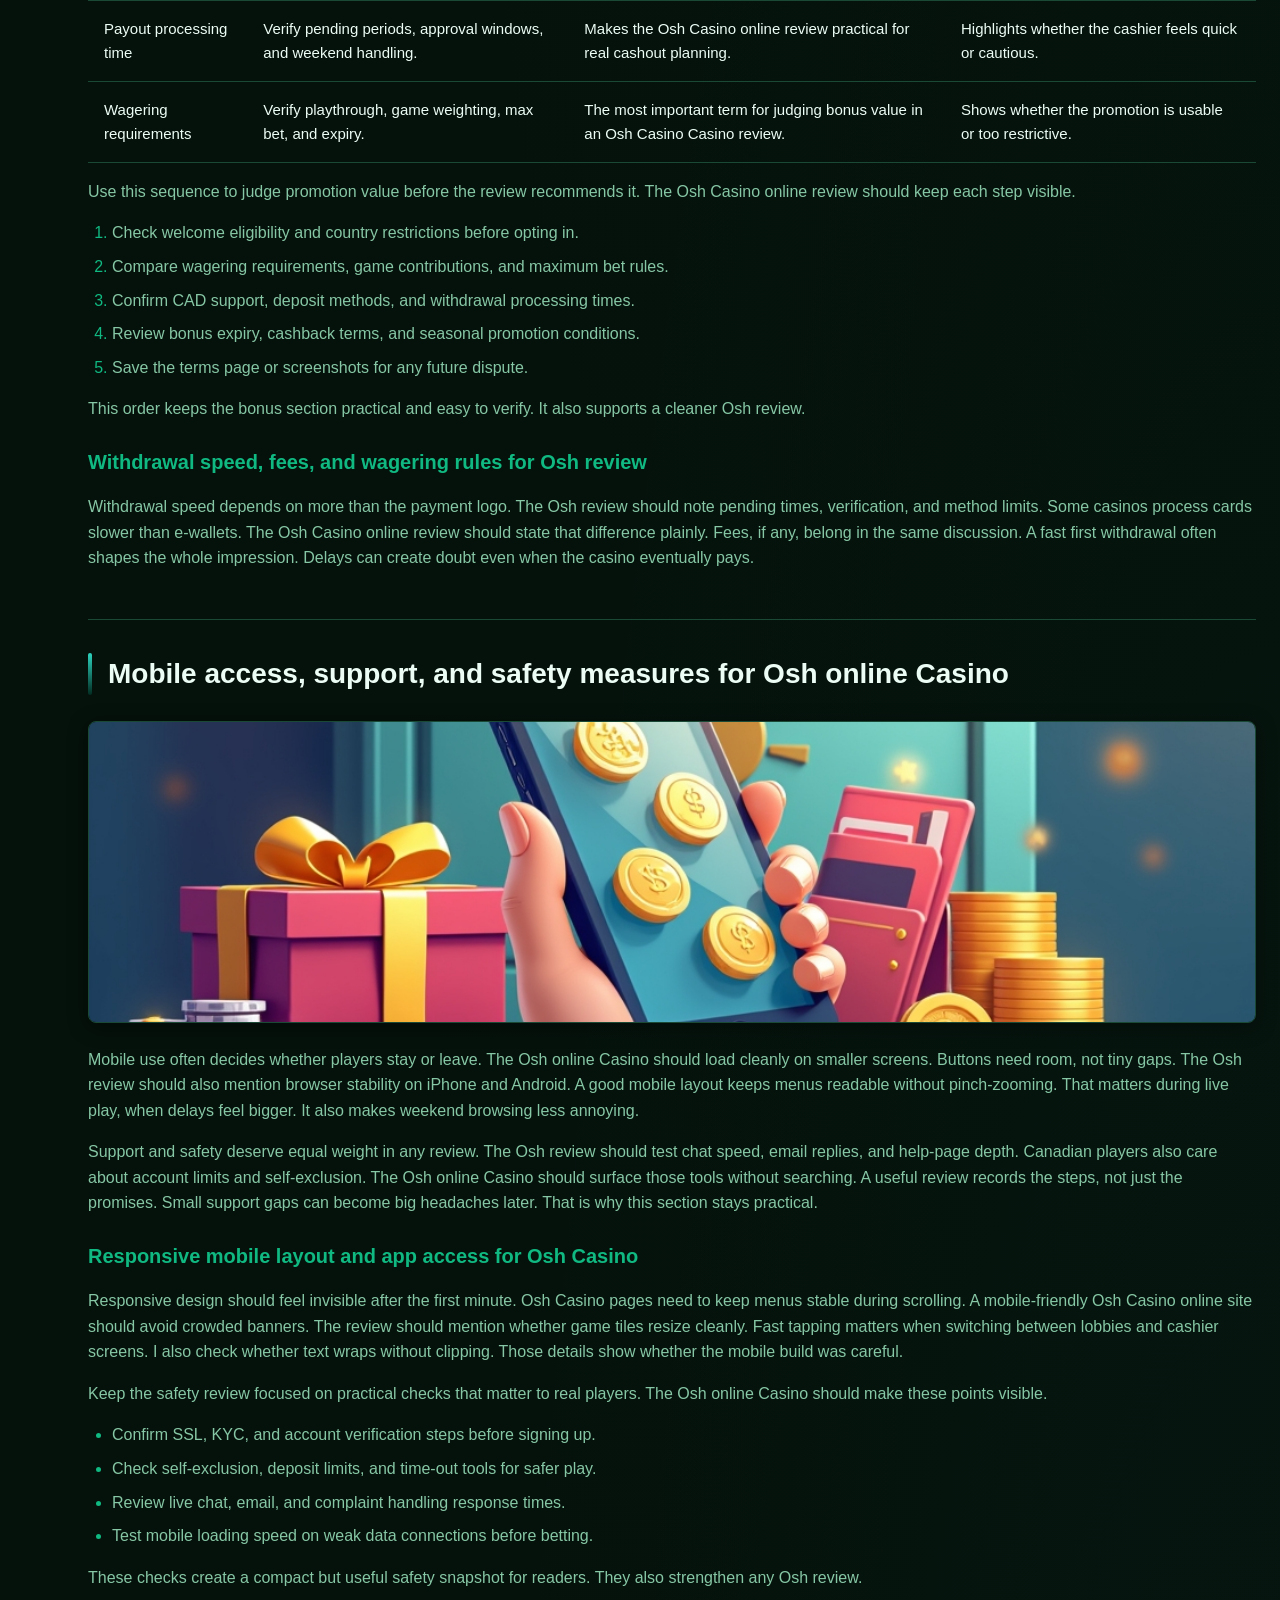
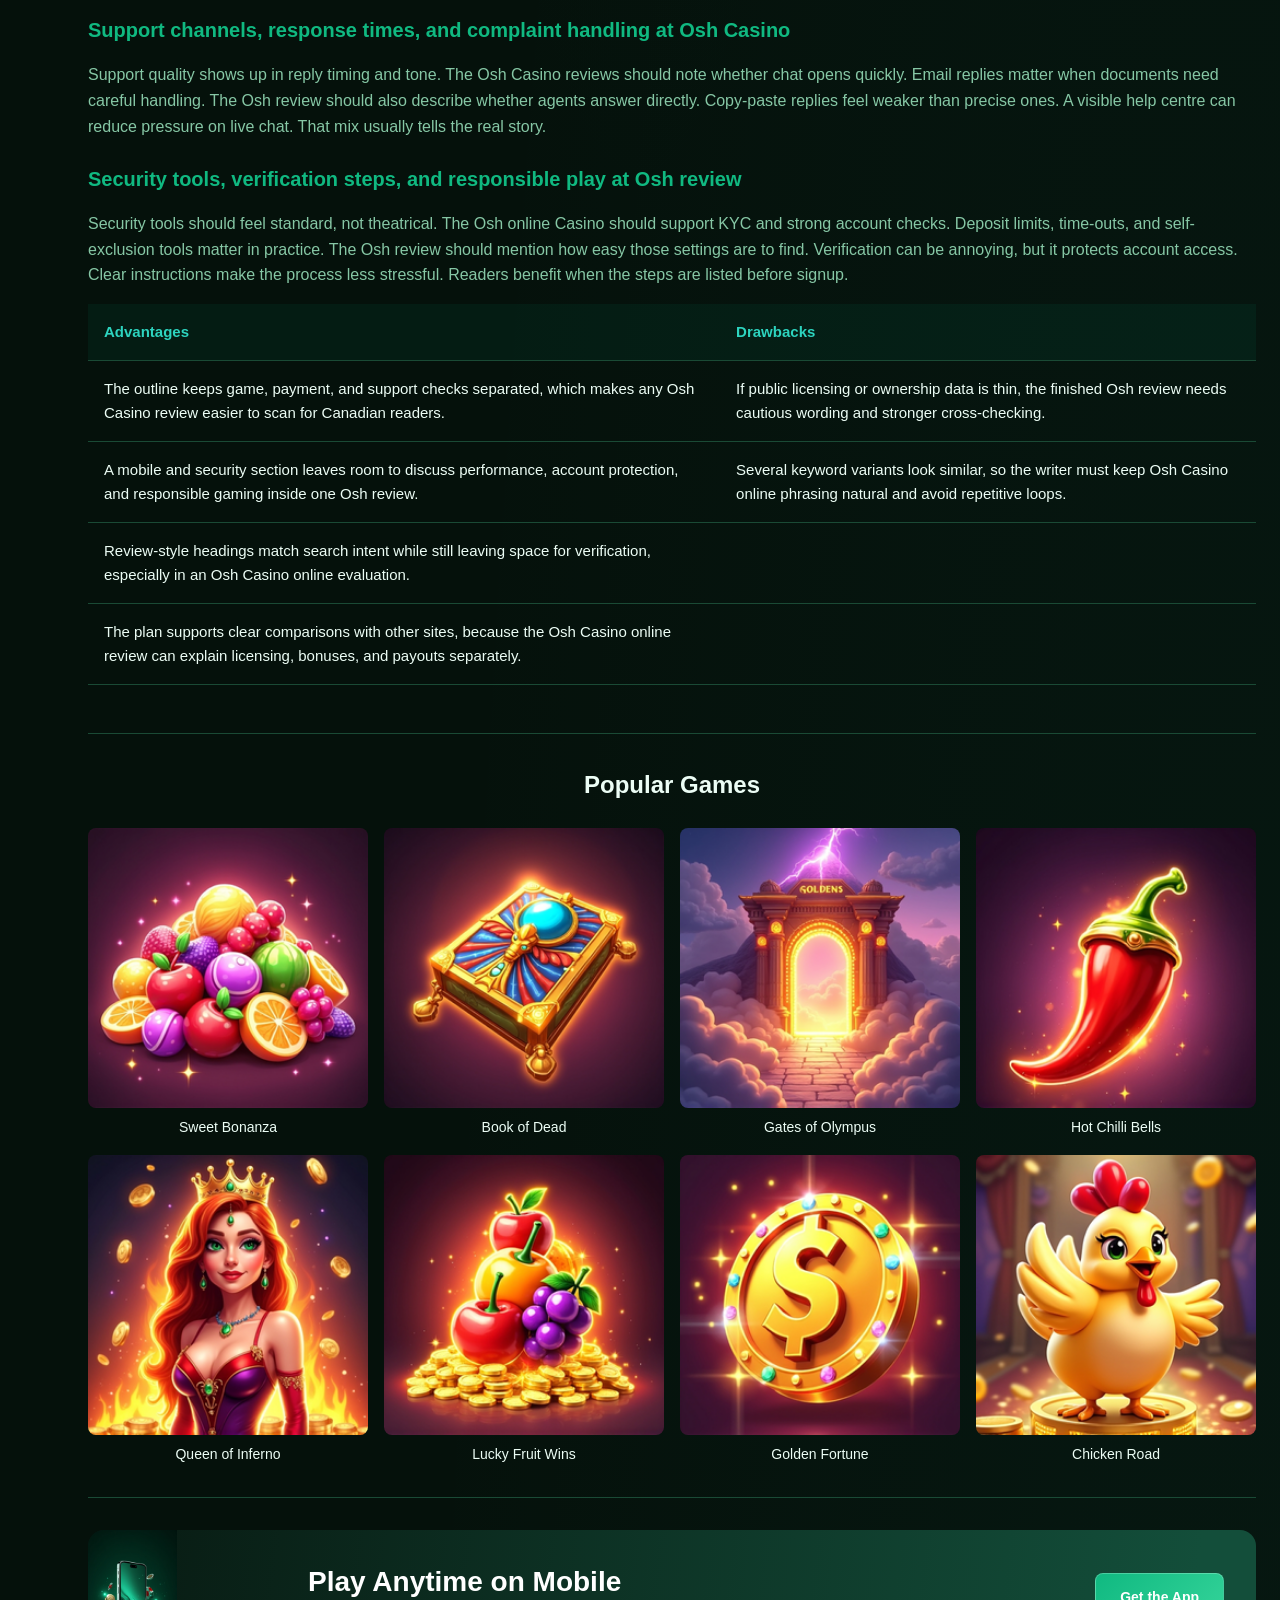
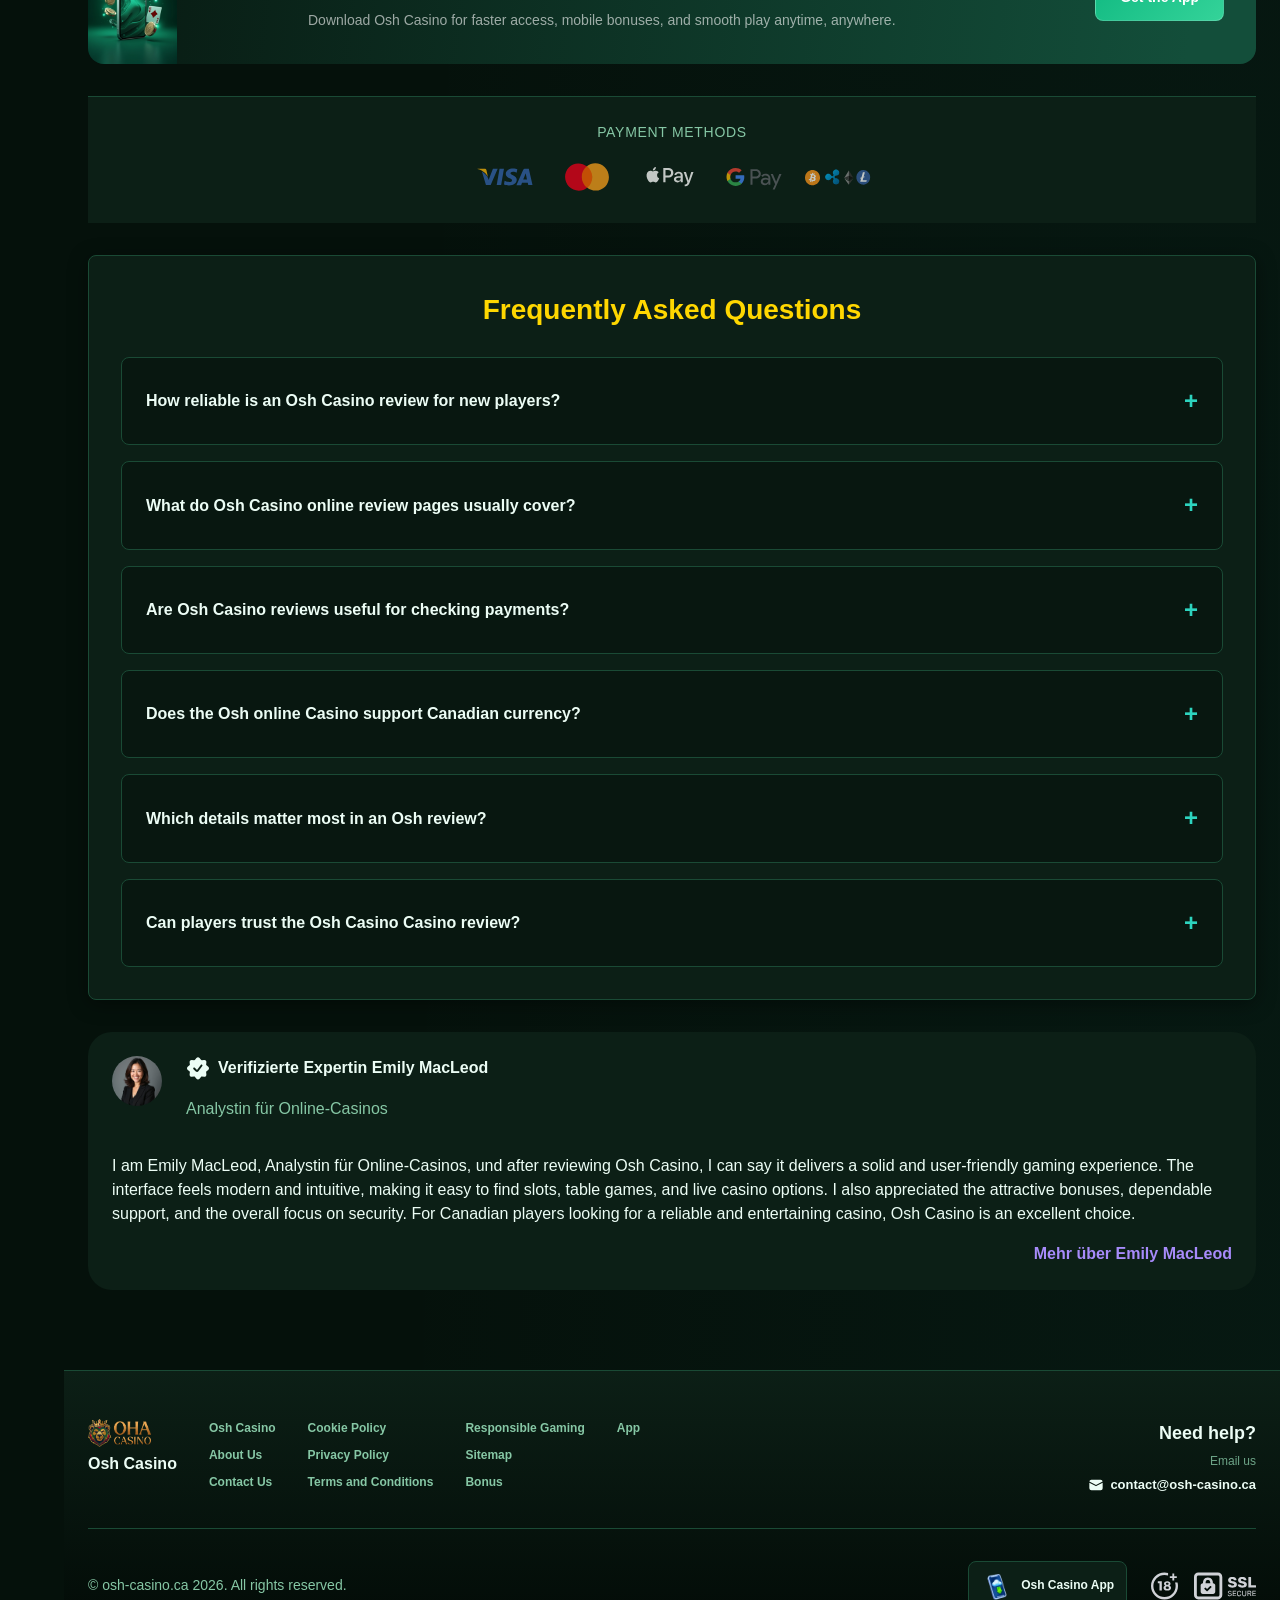
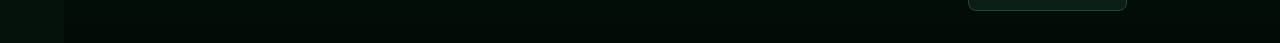
<file: en-CA/index.html>
<!DOCTYPE html>
<html lang="en-CA">
<head>
    <meta charset="UTF-8">
    <meta name="viewport" content="width=device-width, initial-scale=1.0">
    <meta http-equiv="X-UA-Compatible" content="IE=edge">
    <meta name="robots" content="index, follow">
    <meta name="revisit-after" content="7 days">
    <title>Osh Casino: Official Online Casino Homepage Guide</title>
    <meta name="title" content="Osh Casino: Official Online Casino Homepage Guide">
    <meta name="description" content="Osh Casino 🎰 helps Canadian players assess safety and trust, with an Osh Casino online review that makes choosing where to play simple. Unable to comply.">
    <meta name="keywords" content="Osh Casino online, Osh Casino online review, Osh online Casino, Osh Casino Casino review, Osh Casino review, Osh Casino reviews, osh casino, Osh review">

    <link rel="canonical" href="https://cwautospa.ca/en-CA/">

    <link rel="icon" type="image/png" sizes="32x32" href="/favicon-32x32.png">

    <meta property="og:title" content="Osh Casino: Official Online Casino Homepage Guide">
    <meta property="og:description" content="Osh Casino 🎰 helps Canadian players assess safety and trust, with an Osh Casino online review that makes choosing where to play simple. Unable to comply.">
    <meta property="og:type" content="website">
    <meta property="og:url" content="https://cwautospa.ca/">
    <meta property="og:site_name" content="Osh Casino">
    <meta property="og:locale" content="en">
    <meta property="og:image" content="https://cwautospa.ca/images/logo.png">

    <meta name="twitter:card" content="summary">
    <meta name="twitter:title" content="Osh Casino: Official Online Casino Homepage Guide">
    <meta name="twitter:description" content="Osh Casino 🎰 helps Canadian players assess safety and trust, with an Osh Casino online review that makes choosing where to play simple. Unable to comply.">
    <meta name="twitter:url" content="https://cwautospa.ca/">
    <meta name="twitter:image" content="https://cwautospa.ca/images/logo.png">

    <link rel="stylesheet" href="/css/style.css">

    <link rel="stylesheet" href="/css/layout.css">

<link rel="alternate" hreflang="x-default" href="https://cwautospa.ca/">
<link rel="alternate" hreflang="en-CA" href="https://cwautospa.ca/">
<link rel="alternate" hreflang="en-CA" href="https://cwautospa.ca/en-CA/">
</head>
<body >
    <div class="nav-sidebar-b8981fb5 isFull" id="navSidebar">
        <div class="nav-sidebar-content-b8981fb5">
            <div class="nav-sidebar-wrapped-b8981fb5">
                <div class="nav-sidebar-header-b8981fb5">
                    <button class="nav-sidebar-header-toggle-b8981fb5" aria-label="Toggle menu">
                        <span class="nav-sidebar-header-wrap-b8981fb5">
                            <svg class="m-icon-b8981fb5">
                                <use xlink:href="/assets/icons/sidebar/sprites.svg#hamburger-r"/>
                            </svg>
                        </span>
                    </button>
                </div>
                <div class="nav-sidebar-wrapped-content-b8981fb5 hideScrollbar-b8981fb5">
                    <div class="divider-bottom-b8981fb5">
                        <div class="nav-card nav-sidebar-card--wrapped-b8981fb5">


                            <a href="/go" class="nav-card__button-b8981fb5"
                               title="Missions" rel="noindex nofollow">
                                <img src="/assets/icons/sidebar/missions.webp"
                                     alt="Missions Osh Casino review"
                                     title="Missions Osh Casino review"
                                     class="nav-card__img-b8981fb5">
                            </a>
                        </div>
                    </div>

                        <div class="nav-sidebar-wrapped-item-b8981fb5">
                            <a href="/go" title="All Games"
                               class="nav-sidebar-icon-b8981fb5" rel="noindex nofollow">
                                <svg class="m-icon-b8981fb5">
                                    <use xlink:href="/assets/icons/sidebar/sprites.svg#all-games"/>
                                </svg>
                            </a>
                        </div>
                        <div class="nav-sidebar-wrapped-item-b8981fb5">
                            <a href="/go" title="Live"
                               class="nav-sidebar-icon-b8981fb5" rel="noindex nofollow">
                                <svg class="m-icon-b8981fb5">
                                    <use xlink:href="/assets/icons/sidebar/sprites.svg#live"/>
                                </svg>
                            </a>
                        </div>
                        <div class="nav-sidebar-wrapped-item-b8981fb5">
                            <a href="/go" title="Sports"
                               class="nav-sidebar-icon-b8981fb5" rel="noindex nofollow">
                                <svg class="m-icon-b8981fb5">
                                    <use xlink:href="/assets/icons/sidebar/sprites.svg#sport-soccer"/>
                                </svg>
                            </a>
                        </div>
                        <div class="nav-sidebar-wrapped-item-b8981fb5">
                            <a href="/go" title="Esports"
                               class="nav-sidebar-icon-b8981fb5" rel="noindex nofollow">
                                <svg class="m-icon-b8981fb5">
                                    <use xlink:href="/assets/icons/sidebar/sprites.svg#target-gamepad"/>
                                </svg>
                            </a>
                        </div>

                    <div class="divider-top-b8981fb5">
                        <a href="/go" title="Support"
                           class="nav-sidebar-support-wrapped-b8981fb5 nav-sidebar-icon-b8981fb5" rel="noindex nofollow">
                            <svg class="m-icon-b8981fb5">
                                <use xlink:href="/assets/icons/sidebar/sprites.svg#support"/>
                            </svg>
                        </a>
                    </div>
                </div>
            </div>
        </div>
    </div>

    <div class="nav-sidebar-expanded-b8981fb5" id="navSidebarExpanded">
        <div class="nav-sidebar-header-b8981fb5">
            <button class="nav-sidebar-header-toggle-b8981fb5" aria-label="Close menu">
                <span class="nav-sidebar-header-wrap-b8981fb5">
                    <svg class="m-icon-b8981fb5">
                        <use xlink:href="/assets/icons/sidebar/sprites.svg#cross"/>
                    </svg>
                </span>
            </button>
                <a href="/en-CA/" class="nav-logo-b8981fb5 nav-sidebar-header-logo-b8981fb5" title="Osh Casino">
                    <img src="/images/logo.png" alt="Osh Casino" title="Osh Casino">
                </a>
        </div>
        <div class="nav-sidebar-expanded-content-b8981fb5">
            <div class="nav-sidebar-expanded-scrollY-b8981fb5 hideScrollbar-b8981fb5 nav-sidebar-expanded--gap-b8981fb5">
                <div class="nav-sidebar-expanded-cards-b8981fb5">


                        <div class="nav-card nav-sidebar-card-b8981fb5">
                            <a href="/go" class="nav-card__button-b8981fb5"
                               title="Bonus" rel="noindex nofollow">
                                <img src="/assets/icons/sidebar/bonus.webp" alt="Bonus Osh Casino online review"
                                     title="Bonus Osh Casino online review" class="nav-card__img-b8981fb5">
                                <span class="nav-card__title-b8981fb5">Bonus</span>
                            </a>
                        </div>


                        <div class="nav-card nav-sidebar-card-b8981fb5">
                            <a href="/go" class="nav-card__button-b8981fb5"
                               title="Missions" rel="noindex nofollow">
                                <img src="/assets/icons/sidebar/missions.webp" alt="Missions Osh Casino review"
                                     title="Missions Osh Casino review" class="nav-card__img-b8981fb5">
                                <span class="nav-card__title-b8981fb5">Missions</span>
                            </a>
                        </div>

                    <div class="nav-sidebar-cards-grid-b8981fb5">


                            <div class="nav-card nav-sidebar-card-b8981fb5">
                                <a href="/go" class="nav-card__button-b8981fb5"
                                   title="Wheel" rel="noindex nofollow">
                                    <img src="/assets/icons/sidebar/wheel.gif" alt="Wheel Osh review"
                                         title="Wheel Osh review" class="nav-card__img-b8981fb5">
                                    <span class="nav-card__title-b8981fb5">Wheel</span>
                                </a>
                            </div>


                            <div class="nav-card nav-sidebar-card-b8981fb5">
                                <a href="/go" class="nav-card__button-b8981fb5"
                                   title="Loyalty" rel="noindex nofollow">
                                    <img src="/assets/icons/sidebar/loyalty.webp" alt="Loyalty Osh Casino online"
                                         title="Loyalty Osh Casino online" class="nav-card__img-b8981fb5">
                                    <span class="nav-card__title-b8981fb5">Loyalty</span>
                                </a>
                            </div>


                            <div class="nav-card nav-sidebar-card-b8981fb5">
                                <a href="/go" class="nav-card__button-b8981fb5"
                                   title="Cashback" rel="noindex nofollow">
                                    <img src="/assets/icons/sidebar/cashback.webp" alt="Cashback Osh review"
                                         title="Cashback Osh review" class="nav-card__img-b8981fb5">
                                    <span class="nav-card__title-b8981fb5">Cashback</span>
                                </a>
                            </div>


                            <div class="nav-card nav-sidebar-card-b8981fb5">
                                <a href="/go" class="nav-card__button-b8981fb5"
                                   title="VIP Club" rel="noindex nofollow">
                                    <img src="/assets/icons/sidebar/vipclub.webp" alt="VIP Club Osh online Casino"
                                         title="VIP Club Osh online Casino" class="nav-card__img-b8981fb5">
                                    <span class="nav-card__title-b8981fb5">VIP Club</span>
                                </a>
                            </div>


                            <div class="nav-card nav-sidebar-card-b8981fb5">
                                <a href="/go" class="nav-card__button-b8981fb5"
                                   title="Promotions" rel="noindex nofollow">
                                    <img src="/assets/icons/sidebar/promotions.webp" alt="Promotions Osh Casino review"
                                         title="Promotions Osh Casino review" class="nav-card__img-b8981fb5">
                                    <span class="nav-card__title-b8981fb5">Promotions</span>
                                </a>
                            </div>
                    </div>
                </div>

                <ul class="nav-sidebar-items-b8981fb5 nav-sidebar-expanded-items-b8981fb5">
                        <li class="nav-sidebar-items-item">
                            <a href="/go" class="nav-sidebar-items-dropdown"
                               title="All Games" rel="noindex nofollow">
                                <div class="nav-sidebar-items-title-b8981fb5 nav-sidebar-items-title--light-b8981fb5">
                                    <div class="m-icon-container-b8981fb5 nav-sidebar-item-icon-b8981fb5">
                                        <svg class="m-icon-b8981fb5">
                                            <use xlink:href="/assets/icons/sidebar/sprites.svg#all-games"/>
                                        </svg>
                                    </div>
                                    <span>All Games</span>
                                </div>
                            </a>
                        </li>
                        <li class="nav-sidebar-items-item">
                            <a href="/go" class="nav-sidebar-items-dropdown"
                               title="Live" rel="noindex nofollow">
                                <div class="nav-sidebar-items-title-b8981fb5 nav-sidebar-items-title--light-b8981fb5">
                                    <div class="m-icon-container-b8981fb5 nav-sidebar-item-icon-b8981fb5">
                                        <svg class="m-icon-b8981fb5">
                                            <use xlink:href="/assets/icons/sidebar/sprites.svg#live"/>
                                        </svg>
                                    </div>
                                    <span>Live</span>
                                </div>
                            </a>
                        </li>
                        <li class="nav-sidebar-items-item">
                            <a href="/go" class="nav-sidebar-items-dropdown"
                               title="Sports" rel="noindex nofollow">
                                <div class="nav-sidebar-items-title-b8981fb5 nav-sidebar-items-title--light-b8981fb5">
                                    <div class="m-icon-container-b8981fb5 nav-sidebar-item-icon-b8981fb5">
                                        <svg class="m-icon-b8981fb5">
                                            <use xlink:href="/assets/icons/sidebar/sprites.svg#sport-soccer"/>
                                        </svg>
                                    </div>
                                    <span>Sports</span>
                                </div>
                            </a>
                        </li>
                        <li class="nav-sidebar-items-item">
                            <a href="/go" class="nav-sidebar-items-dropdown"
                               title="Esports" rel="noindex nofollow">
                                <div class="nav-sidebar-items-title-b8981fb5 nav-sidebar-items-title--light-b8981fb5">
                                    <div class="m-icon-container-b8981fb5 nav-sidebar-item-icon-b8981fb5">
                                        <svg class="m-icon-b8981fb5">
                                            <use xlink:href="/assets/icons/sidebar/sprites.svg#target-gamepad"/>
                                        </svg>
                                    </div>
                                    <span>Esports</span>
                                </div>
                            </a>
                        </li>
                </ul>

                <ul class="nav-sidebar-items-b8981fb5 nav-sidebar-expanded-items-b8981fb5 flex-1-b8981fb5"></ul>

                <div class="nav-sidebar-expanded-support-b8981fb5">
                    <div class="nav-sidebar-expanded-support-help-b8981fb5">
                        <a href="/go" title="Support"
                           class="m-button-b8981fb5 m-button--success-b8981fb5 m-button--m-b8981fb5 nav-sidebar-support-b8981fb5"
                           rel="noindex nofollow">
                            <div class="m-button-content-b8981fb5">
                                <svg class="m-icon-b8981fb5">
                                    <use xlink:href="/assets/icons/sidebar/sprites.svg#support"/>
                                </svg>
                                Support
                            </div>
                        </a>
                    </div>
                </div>

                <div class="nav-sidebar-expanded-app-links-b8981fb5">
                    <a href="/go" class="footer-app-button-b8981fb5"
                       title="Osh Casino App" rel="noindex nofollow">
                        <img class="footer-app-button-image-b8981fb5"
                             alt="Osh Casino App"
                             title="Osh Casino App"
                             src="/assets/icons/mobile/app-button-icon.webp">
                        <div class="footer-app-button-text-b8981fb5">
                            <p class="m-text-b8981fb5 m-fs12-b8981fb5 m-fw700-b8981fb5 m-lh160-b8981fb5 footer-app-button-title-b8981fb5">Osh Casino App</p>
                            <p class="m-text-b8981fb5 m-fs10-b8981fb5 m-fw500-b8981fb5 m-lh160-b8981fb5 footer-app-button-description-b8981fb5"
                               style="color: #ffffff;">Install our app</p>
                        </div>
                    </a>
                </div>
            </div>
        </div>
    </div>

    <div class="bottom-overlays-b8981fb5">
        <div class="bottom-action-buttons-b8981fb5 bottom-overlays__action-buttons-b8981fb5">
            <div class="bottom-communication-button-b8981fb5">
                <button class="m-button-b8981fb5 m-gradient-border m-button--secondary-b8981fb5 m-button--m-b8981fb5 scroll-top-btn-b8981fb5"
                        aria-label="Scroll to top" title="Scroll to top">
                    <div class="m-icon-container-b8981fb5">
                        <span class="scroll-top-arrow-b8981fb5">&uarr;</span>
                    </div>
                </button>
            </div>
        </div>

        <nav class="mobile-nav-b8981fb5" aria-label="Mobile navigation">
            <div class="mobile-nav-wrap-b8981fb5">
                <a href="/go" title="All Games"
                   rel="noindex nofollow" target="_blank">
                    <div class="mobile-nav-item-b8981fb5">
                        <div class="mobile-nav-item__icon-wrap-b8981fb5">
                            <svg class="m-icon-b8981fb5 m-icon-loadable mobile-nav-item__icon-b8981fb5">
                                <use xlink:href="/assets/icons/sidebar/sprites.svg#all-games"/>
                            </svg>
                        </div>
                        <p class="m-text-b8981fb5 m-fs10-b8981fb5 m-fw600-b8981fb5 m-lh160-b8981fb5 m-text-center-b8981fb5 mobile-nav-item__text-b8981fb5">All Games</p>
                    </div>
                </a>

                <a href="/go" title="Sports"
                   rel="noindex nofollow" target="_blank">
                    <div class="mobile-nav-item-b8981fb5">
                        <div class="mobile-nav-item__icon-wrap-b8981fb5">
                            <svg class="m-icon-b8981fb5 m-icon-loadable mobile-nav-item__icon-b8981fb5">
                                <use xlink:href="/assets/icons/sidebar/sprites.svg#sport-soccer"/>
                            </svg>
                        </div>
                        <p class="m-text-b8981fb5 m-fs10-b8981fb5 m-fw600-b8981fb5 m-lh160-b8981fb5 m-text-center-b8981fb5 mobile-nav-item__text-b8981fb5">Sports</p>
                    </div>
                </a>

                <div class="mobile-nav-item-b8981fb5">
                    <a href="/go"
                       class="m-button-b8981fb5 m-gradient-border m-button--primary-b8981fb5 m-button--m-b8981fb5 mobile-nav-item__icon-wrap-b8981fb5"
                       title="Visit site"
                       rel="noindex nofollow" target="_blank">
                        <div class="m-button-content-b8981fb5">
                            <svg class="m-icon-b8981fb5 m-icon-loadable mobile-nav-item__icon-b8981fb5">
                                <use xlink:href="/assets/icons/sidebar/sprites.svg#person"/>
                            </svg>
                        </div>
                    </a>
                    <p class="m-text-b8981fb5 m-fs10-b8981fb5 m-fw600-b8981fb5 m-lh160-b8981fb5 m-text-center-b8981fb5 mobile-nav-item__text-b8981fb5">Visit site</p>
                </div>

                <a href="/go" title="Bonus"
                   rel="noindex nofollow" target="_blank">
                    <div class="mobile-nav-item-b8981fb5">
                        <div class="mobile-nav-item__icon-wrap-b8981fb5">
                            <svg class="m-icon-b8981fb5 m-icon-loadable mobile-nav-item__icon-b8981fb5">
                                <use xlink:href="/assets/icons/sidebar/sprites.svg#gift"/>
                            </svg>
                        </div>
                        <p class="m-text-b8981fb5 m-fs10-b8981fb5 m-fw600-b8981fb5 m-lh160-b8981fb5 m-text-center-b8981fb5 mobile-nav-item__text-b8981fb5">Bonus</p>
                    </div>
                </a>

                <a href="/go" title="Missions"
                   rel="noindex nofollow" target="_blank">
                    <div class="mobile-nav-item-b8981fb5">
                        <div class="mobile-nav-item__icon-wrap-b8981fb5">
                            <svg class="m-icon-b8981fb5 m-icon-loadable mobile-nav-item__icon-b8981fb5">
                                <use xlink:href="/assets/icons/sidebar/sprites.svg#activities"/>
                            </svg>
                        </div>
                        <p class="m-text-b8981fb5 m-fs10-b8981fb5 m-fw600-b8981fb5 m-lh160-b8981fb5 m-text-center-b8981fb5 mobile-nav-item__text-b8981fb5">Missions</p>
                    </div>
                </a>
            </div>
        </nav>
    </div>


    <div class="site-wrapper-b8981fb5 with-sidebar-b8981fb5">
<nav class="main-nav-b8981fb5">
    <div class="main-nav-content-b8981fb5">
        <div class="main-nav-content-left-b8981fb5">
            <button class="main-nav-content-toggle-b8981fb5 nav-sidebar-header-toggle-b8981fb5" aria-label="Toggle menu" aria-expanded="false">
                <svg class="m-icon-b8981fb5 m-icon-loadable">
                    <use xlink:href="/assets/icons/sidebar/sprites.svg#hamburger"/>
                </svg>
            </button>

            <a href="/en-CA/" class="nav-logo-b8981fb5 main-nav-logo-b8981fb5" title="Osh Casino">
                <img src="/images/logo.png" alt="Osh Casino" title="Osh Casino">
            </a>
        </div>

        <div class="main-nav-content-center-b8981fb5">
            <a href="/en-CA/" class="nav-link-b8981fb5" title="Osh Casino">Osh Casino</a>
            <a href="/app/" class="nav-link-b8981fb5" title="App">App</a>
            <a href="/bonus/" class="nav-link-b8981fb5" title="Bonus">Bonus</a>
        </div>

        <div class="main-nav-content-auth-b8981fb5">
            <a class="m-button-b8981fb5 m-gradient-border m-button--primary-b8981fb5 m-button--s-b8981fb5"
               href="/go" title="Visit site"
               rel="noindex nofollow" target="_blank">
                <div class="m-button-content-b8981fb5">Visit site</div>
            </a>
        </div>
    </div>
</nav>
        <main class="main-content-b8981fb5">
<article class="page-content-b8981fb5">
    <div class="container-b8981fb5">


<section class="lobby-banners-b8981fb5">
    <div class="lobby-slider-b8981fb5" style="--max-slide-width:auto;--bp-xxxl-plus:33.3333%;--slides-xxxl-plus:3;--bp-xxxl:33.3333%;--slides-xxxl:3;--bp-xxl:33.3333%;--slides-xxl:3;--bp-xl-2:33.3333%;--slides-xl-2:3;--bp-xl:100%;--slides-xl:1;--bp-l:100%;--slides-l:1;--bp-m:100%;--slides-m:1;--bp-s:100%;--slides-s:1;--bp-xs:100%;--slides-xs:1;--bp-xxs:100%;--slides-xxs:1;">
        <div class="lobby-slider__scroll-wrap-b8981fb5">
            <div class="lobby-slider__scroll-box-b8981fb5">
                <div class="lobby-slider__slide-b8981fb5">
                    <div class="lobby-slider__slide-content-b8981fb5">
                        <div class="lobby-banners__banner">
                            <div class="lobby-banner-b8981fb5">
                                <div class="lobby-banner-picture-b8981fb5 lobby-banner__image-b8981fb5">
                                    <picture class="banner-picture-b8981fb5">
                                        <img src="/assets/banners/play-jonny.webp" alt="Cashback Osh review" title="Cashback Osh review" fetchpriority="high" loading="eager" decoding="async">
                                    </picture>
                                </div>
                                <div class="lobby-banner__content-b8981fb5">
                                    <div class="lobby-badge-b8981fb5 lobby-badge--secondary-b8981fb5 lobby-badge--m-b8981fb5">
                                        <div class="lobby-badge-content-b8981fb5">
                                            <div class="lobby-badge-text-b8981fb5">Cashback</div>
                                        </div>
                                    </div>
                                    <div class="lobby-banner__text-b8981fb5">
                                        <p class="lobby-banner-text-b8981fb5 lobby-banner-text--header-b8981fb5" style="color:var(--color-at400);">
                                            10% Weekly Cashback
                                        </p>
                                    </div>
                                    <a href="/go" rel="noindex nofollow" target="_blank" class="lobby-btn-b8981fb5 lobby-btn--primary-b8981fb5 lobby-btn--s-b8981fb5" title="Cashback Visit site">
                                        <div class="lobby-btn-content-b8981fb5">Visit site</div>
                                    </a>
                                </div>
                            </div>
                        </div>
                    </div>
                </div>
                <div class="lobby-slider__slide-b8981fb5">
                    <div class="lobby-slider__slide-content-b8981fb5">
                        <div class="lobby-banners__banner">
                            <div class="lobby-banner-b8981fb5">
                                <div class="lobby-banner-picture-b8981fb5 lobby-banner__image-b8981fb5">
                                    <picture class="banner-picture-b8981fb5">
                                        <img src="/assets/banners/play-jonny-casino.webp" alt="Sign Up Osh review" title="Sign Up Osh review" loading="lazy" fetchpriority="low" decoding="async">
                                    </picture>
                                </div>
                                <div class="lobby-banner__content-b8981fb5">
                                    <div class="lobby-badge-b8981fb5 lobby-badge--secondary-b8981fb5 lobby-badge--m-b8981fb5">
                                        <div class="lobby-badge-content-b8981fb5">
                                            <div class="lobby-badge-text-b8981fb5">Sign Up</div>
                                        </div>
                                    </div>
                                    <div class="lobby-banner__text-b8981fb5">
                                        <p class="lobby-banner-text-b8981fb5 lobby-banner-text--header-b8981fb5" style="color:var(--color-at400);">
                                            up to 450 CAD
                                        </p>
                                        <p class="lobby-banner-text-b8981fb5 lobby-banner-text--body-b8981fb5" style="color:var(--color-at400);">
                                            + 250 Free Spins
                                        </p>
                                    </div>
                                    <a href="/go" rel="noindex nofollow" target="_blank" class="lobby-btn-b8981fb5 lobby-btn--primary-b8981fb5 lobby-btn--s-b8981fb5" title="Sign Up Visit site">
                                        <div class="lobby-btn-content-b8981fb5">Visit site</div>
                                    </a>
                                </div>
                            </div>
                        </div>
                    </div>
                </div>
                <div class="lobby-slider__slide-b8981fb5">
                    <div class="lobby-slider__slide-content-b8981fb5">
                        <div class="lobby-banners__banner">
                            <div class="lobby-banner-b8981fb5">
                                <div class="lobby-banner-picture-b8981fb5 lobby-banner__image-b8981fb5">
                                    <picture class="banner-picture-b8981fb5">
                                        <img src="/assets/banners/playjonny.webp" alt="Welcome Bonus Osh review" title="Welcome Bonus Osh review" loading="lazy" fetchpriority="low" decoding="async">
                                    </picture>
                                </div>
                                <div class="lobby-banner__content-b8981fb5">
                                    <div class="lobby-badge-b8981fb5 lobby-badge--secondary-b8981fb5 lobby-badge--m-b8981fb5">
                                        <div class="lobby-badge-content-b8981fb5">
                                            <div class="lobby-badge-text-b8981fb5">Welcome Bonus</div>
                                        </div>
                                    </div>
                                    <div class="lobby-banner__text-b8981fb5">
                                        <p class="lobby-banner-text-b8981fb5 lobby-banner-text--header-b8981fb5" style="color:var(--color-at400);">
                                            100% up to 200 CAD
                                        </p>
                                        <p class="lobby-banner-text-b8981fb5 lobby-banner-text--body-b8981fb5" style="color:var(--color-at400);">
                                            + 100 Free Spins
                                        </p>
                                    </div>
                                    <a href="/go" rel="noindex nofollow" target="_blank" class="lobby-btn-b8981fb5 lobby-btn--primary-b8981fb5 lobby-btn--s-b8981fb5" title="Welcome Bonus Visit site">
                                        <div class="lobby-btn-content-b8981fb5">Visit site</div>
                                    </a>
                                </div>
                            </div>
                        </div>
                    </div>
                </div>
            </div>
        </div>
    </div>
</section>

<section class="recent-big-wins-section-b8981fb5">
    <div class="recent-big-wins-slider-b8981fb5"
         data-asset-pools='{"avatar_files": ["40x40.0.webp", "40x40.1.webp", "40x40.2.webp", "40x40.3.webp", "40x40.4.webp", "40x40.5.webp", "40x40.6.webp", "40x40.7.webp", "40x40.8.webp", "40x40.9.webp", "40x40.10.webp", "40x40.11.webp", "40x40.12.webp", "40x40.13.webp", "40x40.14.webp"], "currency": "CAD", "game_icons": ["inout.webp", "penguinking.webp", "penguinking1.webp", "shadylady.oops.webp", "softswiss.1spin4win-LuckyFruitWins100_designed.webp", "softswiss.scatterkings-GoldLuckSizzlingSevens.webp", "softswiss.softswiss-AllLuckyClover100_designed.webp", "softswiss.softswiss-BurningChilliX_designed.webp", "softswiss.softswiss-HotChilliBells_designed.webp", "softswiss.webp", "spinomenal.SlotMachine_ZeusUnchainedHoldHit_designed.webp", "spinomenal.webp"], "game_names": ["Chicken Road", "Super Cash Boost: Hold \u0026 Win", "Break the Piggy Bank", "Oops", "Lucky Fruit Wins 100", "Inferno Sevens", "All Lucky Clovers 100", "Burning Chilli X", "Hot Chilli Bells", "Blast the Bass", "Zeus Unchained - Hold \u0026 Hit", "Queen Of Inferno"], "max_amount": 500, "min_amount": 50, "usernames": ["LuckyAce", "BigWin88", "SlotMaster", "JackpotHero", "Player777", "CasinoKing", "WinNova24", "SpinWhiz", "AceOfSlots", "GamblePro", "Lucky7Rush", "Big_BetTom", "ReelRider", "JackpotMax", "CashWin2024", "PrizePilot", "RoyalSlots", "WinStorm", "BettingBen", "SpinMasterX", "LuckyCharm88", "HeroJackpot", "QuickWin99", "CasinoAce77", "TopPayout"]}'
         data-keywords='["osh casino", "Osh Casino review", "Osh Casino online", "Osh Casino online review", "Osh Casino reviews", "Osh Casino Casino review", "Osh online Casino", "Osh review"]'
         data-auto-rotate="true"
         data-interval="3000"
         style="--perRow: 5; --duration: 0.6s; --perRowDefault: 5; --perRowMiddle: 4; --perRowMin: 3;">

        <!-- Header with title and controls -->
        <div class="recent-big-wins-header-b8981fb5">
            <div class="recent-big-wins-header__title-b8981fb5">
                <svg class="bw-icon-b8981fb5">
                    <use xlink:href="/assets/icons/sidebar/sprites.svg#big-wins"/>
                </svg>
                Big Wins
            </div>
            <div class="recent-big-wins-header__control-b8981fb5">
                <div class="bw-prev-next-arrows-b8981fb5">
                    <button class="bw-arrow-btn-b8981fb5"
                            aria-label="Slide prev"
                            data-slider-action="prev">
                        <span class="bw-icon-container-b8981fb5">
                            <svg class="bw-icon-b8981fb5 bw-chevron-b8981fb5" style="transform: rotate(270deg);">
                                <use xlink:href="/assets/icons/sidebar/sprites.svg#chevron"/>
                            </svg>
                        </span>
                    </button>
                    <button class="bw-arrow-btn-b8981fb5"
                            aria-label="Slide next"
                            data-slider-action="next">
                        <span class="bw-icon-container-b8981fb5">
                            <svg class="bw-icon-b8981fb5 bw-chevron-b8981fb5" style="transform: rotate(90deg);">
                                <use xlink:href="/assets/icons/sidebar/sprites.svg#chevron"/>
                            </svg>
                        </span>
                    </button>
                </div>
            </div>
        </div>

        <!-- Slider container (populated dynamically by JS) -->
        <div class="recent-big-wins-slider__cards-b8981fb5" data-slider-cards>
        </div>
    </div>
</section>

        <header class="page-header-b8981fb5">
            <h1>Independent Osh Casino review for Canadian players online</h1>
            <div class="intro-b8981fb5">
                <p>Canadian readers in May 2026 still want plain facts first. This Osh Casino review starts with the basics that matter. I looked for licence details, cashier clarity, and game variety. The phrase Osh Casino online appears often in search results. Search volume alone proves nothing. Clean layouts can still hide weak terms. Messy lobbies can still host solid games.</p>
                <p>One useful detail is how quickly policy pages appear. In an Osh Casino review, that often signals transparency. Canadian players also notice currency support before anything else. When Osh Casino online pages lag, confidence drops fast. I prefer narrow claims over bold promises. That approach keeps the Osh review practical. It also keeps expectations close to reality. Comparing platforms side by side sharpens expectations before signup. A resource like <a href='https://riverspins-au.com/' title='riverspin'>riverspin</a> shows how licensing and payout terms differ across operators.</p>
            </div>
        </header>



        <div class="hero-image-b8981fb5">
            <img src="/images/osh_casino_independent_review_hero.png" alt="osh casino" title="osh casino" loading="lazy">
        </div>


        <section class="content-section-b8981fb5 card-b8981fb5">
            <h2 id="toc-s0">Licensing, reputation, and Osh Casino reviews analysis for players</h2>


            <p>Reputation checks begin with visible company data and regulator details. An Osh Casino reviews search can reveal repeating complaint patterns quickly. Those patterns matter more than glossy wording. The Osh review should note whether names match across pages. If the operator changes labels often, readers should pause. Small inconsistencies usually signal deeper maintenance problems. That is why this section stays close to evidence.</p>
            <p>Public feedback is useful only when it repeats. A single unhappy post means less than five similar Osh Casino reviews. Verification speed, payout timing, and support tone usually recur first. The Osh Casino online footprint should match those themes. When it does not, the gap deserves attention. The Osh review also benefits from dated observations. Fresh notes age better than vague praise.</p>

                
        <h3 id="toc-s0-b0">License details and audit history behind Osh online Casino</h3>
            <p>A licence number means little without the issuing authority. The Osh online Casino page should show the regulator clearly. If it lists a company name, that name should match the footer. The Osh Casino review should also check renewal dates. Expired or hidden details deserve caution. Audit language matters too, because vague claims can mislead. Readers should verify every registration point before trusting the brand.</p>



                
        <h3 id="toc-s0-b1">Operator background and ownership clues for Osh Casino review</h3>
            <p>Ownership clues often hide in terms pages and contact lines. An Osh Casino reviews pass should compare those details across pages. The operator name should remain stable everywhere. The Osh review can then judge whether support scripts sound coordinated. Mixed branding often points to outsourced service layers. That is not always bad. It does, however, deserve a note.</p>



                
        <h3 id="toc-s0-b2">Player reputation patterns visible across Osh Casino reviews</h3>
            <p>Player reputation usually follows a few boring themes. Osh Casino reviews often mention verification, withdrawals, and bonus limits. Those topics matter because they affect daily use. An Osh Casino online listing should respond to them clearly. Repeated praise for speed is helpful. Repeated complaints about delays matter even more. That pattern tells readers where friction may appear.</p>



        </section>
        <section class="content-section-b8981fb5 card-b8981fb5">
            <h2 id="toc-s1">Game library depth inside Osh Casino online experience</h2>

            <div class="section-image-b8981fb5">
                <img src="/images/osh_casino_licensing_reputation_review.png" alt="Osh Casino review" title="Osh Casino review" loading="lazy">
            </div>

            <p>Game variety matters because players notice empty lobbies quickly. The Osh Casino catalog should separate slots, tables, and specialty titles. A strong Osh Casino online experience usually shows clear filters. Those filters save time on mobile screens. They also help returning players find favourites faster. I look for practical structure before counting total games. A tidy lobby often feels better than a huge one.</p>
            <p>This Osh Casino online review focuses on breadth and pacing. Some casinos overwhelm players with mixed titles and weak navigation. Others stay smaller but organise the content well. The difference shows up after a few minutes. The Osh Casino layout should make new releases obvious. It should also show provider names without hunting. Those small touches improve usability more than flashy banners.</p>

                
        <h3 id="toc-s1-b0">Slot selection variety and jackpot potential on Osh Casino</h3>
            <p>Slot sections should show more than a long title list. The Osh Casino review should separate classic, video, and feature-heavy games. Bonus rounds, volatility, and RTP details help serious players compare titles. An Osh online Casino lobby should surface these filters cleanly. Jackpot labels also deserve careful checking. Mystery progressives can look exciting but still feel thin. Clear sorting makes the library easier to trust.</p>



                
        <h3 id="toc-s1-b1">Live dealer table options supporting the Osh Casino Casino review</h3>
            <p>Live tables need accurate labels and visible limits. The Osh Casino Casino review should note blackjack, roulette, and baccarat first. Seat caps matter because they shape the waiting experience. An Osh Casino online lobby should also show language options. Dealer studio branding helps players judge consistency. Slow-loading video pages frustrate fast decisions. That is why table clarity counts so much.</p>



                
        <div class="table-wrapper-b8981fb5">
            <table class="content-table-b8981fb5">
                <caption>Game Library Snapshot</caption>

                <thead>
                    <tr>
                            <th>Game area</th>
                            <th>What to verify</th>
                            <th>Reader takeaway</th>
                    </tr>
                </thead>

                <tbody>
                        <tr>
                                <td>Slots</td>
                                <td>Verify categories, filters, RTP hints, demo labels, and new-release tags.</td>
                                <td>Helps readers judge whether Osh Casino online feels organised and playable.</td>
                        </tr>
                        <tr>
                                <td>Live dealer tables</td>
                                <td>Verify blackjack, roulette, baccarat, limits, and studio variety.</td>
                                <td>Shows whether the Osh Casino Casino review reflects real table depth.</td>
                        </tr>
                        <tr>
                                <td>Software providers</td>
                                <td>Verify studio names shown in the lobby and on game launch screens.</td>
                                <td>Confirms whether the library mixes known suppliers or unknown labels.</td>
                        </tr>
                        <tr>
                                <td>Demo mode</td>
                                <td>Verify which slot and table games allow practice play before login.</td>
                                <td>Important for cautious users comparing an Osh Casino review with rivals.</td>
                        </tr>
                        <tr>
                                <td>Jackpot titles</td>
                                <td>Verify progressive badges, network jackpots, and participation rules.</td>
                                <td>Tells players whether big-prize games are genuine and clearly presented.</td>
                        </tr>
                </tbody>
            </table>
        </div>



                
        <h3 id="toc-s1-b3">Software providers and demo mode features for Osh review</h3>
            <p>Provider names should appear on lobby tiles and game pages. Osh review readers often look for familiar studios first. Those names signal how mature the library feels. The Osh Casino range should include enough variety to avoid repetition. Demo mode deserves equal attention because it lowers entry pressure. A site that hides practice play feels less welcoming. That observation matters more than slogans.</p>



        </section>
        <section class="content-section-b8981fb5 card-b8981fb5">
            <h2 id="toc-s2">Bonuses, payments, and wagering terms at Osh Casino</h2>

            <div class="section-image-b8981fb5">
                <img src="/images/osh_casino_game_library_depth.png" alt="Osh Casino online" title="Osh Casino online" loading="lazy">
            </div>

            <p>Bonus pages can look generous before the terms appear. The Osh Casino online review should start with eligibility and wagering. A welcome package only helps when the rules are readable. The Osh Casino Casino review should also note expiry dates. Short windows create rushed decisions. Canadian players need clear currency handling too. That detail changes the practical value quickly.</p>
            <p>Payments deserve the same discipline as promotions. The Osh Casino online review should list deposit routes, withdrawal channels, and any fees. Fast marketing language means little without processing ranges. The Osh Casino Casino review should also check account verification steps. Those steps often delay cashouts more than the payment rail itself. A careful reader notices that difference early. Before and after comparisons work well here.</p>

                
        <h3 id="toc-s2-b0">Welcome offer structure explained in the Osh Casino online review</h3>
            <p>Welcome packages deserve close reading, not excitement. The Osh Casino online review should identify match size, free spins, or cashback separately. Each piece carries different value and different wagering pressure. The Osh Casino Casino review also needs to note minimum deposit rules. Bonus caps can change the real return. A short expiry adds more friction than players expect. That is why terms matter more than banners. Comparing welcome structures across platforms can sharpen expectations before committing a deposit. <a href='https://vegas-herosuk.uk/' title='vegashero'>vegashero</a> offers a useful reference point for how bonus terms differ between operators.</p>



                
        <h3 id="toc-s2-b1">Deposit methods and Canadian currency support for Osh Casino</h3>
            <p>Deposit choice affects both speed and comfort. The Osh Casino should list cards, e-wallets, bank transfers, or other local options clearly. Canadian readers often check CAD support before they deposit. The Osh review should also mention whether the cashier shows fees. Hidden charges can reduce trust fast. A clean payment menu is a practical sign. It helps players move from browsing to testing.</p>



                
        <div class="table-wrapper-b8981fb5">
            <table class="content-table-b8981fb5">
                <caption>Payments and Wagering Overview</caption>

                <thead>
                    <tr>
                            <th>Topic</th>
                            <th>What to verify</th>
                            <th>Canadian player note</th>
                            <th>Review angle</th>
                    </tr>
                </thead>

                <tbody>
                        <tr>
                                <td>Minimum deposit</td>
                                <td>Verify the lowest deposit amount in the cashier and terms page.</td>
                                <td>Helps Canadian players see whether Osh Casino fits smaller test deposits.</td>
                                <td>Makes the entry point easy to compare with other casinos.</td>
                        </tr>
                        <tr>
                                <td>Deposit methods</td>
                                <td>Verify card, e-wallet, bank transfer, and any local options.</td>
                                <td>Shows how easily Osh Casino supports familiar Canadian banking habits.</td>
                                <td>Helps readers judge convenience before they fund an account.</td>
                        </tr>
                        <tr>
                                <td>Withdrawal methods</td>
                                <td>Verify which payout routes are available after verification.</td>
                                <td>Important when comparing flexibility across an Osh review and rivals.</td>
                                <td>Shows whether cashout choice matches player expectations.</td>
                        </tr>
                        <tr>
                                <td>Payout processing time</td>
                                <td>Verify pending periods, approval windows, and weekend handling.</td>
                                <td>Makes the Osh Casino online review practical for real cashout planning.</td>
                                <td>Highlights whether the cashier feels quick or cautious.</td>
                        </tr>
                        <tr>
                                <td>Wagering requirements</td>
                                <td>Verify playthrough, game weighting, max bet, and expiry.</td>
                                <td>The most important term for judging bonus value in an Osh Casino Casino review.</td>
                                <td>Shows whether the promotion is usable or too restrictive.</td>
                        </tr>
                </tbody>
            </table>
        </div>



                
        <p>Use this sequence to judge promotion value before the review recommends it. The Osh Casino online review should keep each step visible.</p>
        <ol class="content-list-b8981fb5 content-list--ordered">
                <li>Check welcome eligibility and country restrictions before opting in.</li>
                <li>Compare wagering requirements, game contributions, and maximum bet rules.</li>
                <li>Confirm CAD support, deposit methods, and withdrawal processing times.</li>
                <li>Review bonus expiry, cashback terms, and seasonal promotion conditions.</li>
                <li>Save the terms page or screenshots for any future dispute.</li>
        </ol>
        <p>This order keeps the bonus section practical and easy to verify. It also supports a cleaner Osh review.</p>



                
        <h3 id="toc-s2-b4">Withdrawal speed, fees, and wagering rules for Osh review</h3>
            <p>Withdrawal speed depends on more than the payment logo. The Osh review should note pending times, verification, and method limits. Some casinos process cards slower than e-wallets. The Osh Casino online review should state that difference plainly. Fees, if any, belong in the same discussion. A fast first withdrawal often shapes the whole impression. Delays can create doubt even when the casino eventually pays.</p>



        </section>
        <section class="content-section-b8981fb5 card-b8981fb5">
            <h2 id="toc-s3">Mobile access, support, and safety measures for Osh online Casino</h2>

            <div class="section-image-b8981fb5">
                <img src="/images/osh_casino_bonuses_payments_terms.png" alt="Osh Casino online review" title="Osh Casino online review" loading="lazy">
            </div>

            <p>Mobile use often decides whether players stay or leave. The Osh online Casino should load cleanly on smaller screens. Buttons need room, not tiny gaps. The Osh review should also mention browser stability on iPhone and Android. A good mobile layout keeps menus readable without pinch-zooming. That matters during live play, when delays feel bigger. It also makes weekend browsing less annoying.</p>
            <p>Support and safety deserve equal weight in any review. The Osh review should test chat speed, email replies, and help-page depth. Canadian players also care about account limits and self-exclusion. The Osh online Casino should surface those tools without searching. A useful review records the steps, not just the promises. Small support gaps can become big headaches later. That is why this section stays practical.</p>

                
        <h3 id="toc-s3-b0">Responsive mobile layout and app access for Osh Casino</h3>
            <p>Responsive design should feel invisible after the first minute. Osh Casino pages need to keep menus stable during scrolling. A mobile-friendly Osh Casino online site should avoid crowded banners. The review should mention whether game tiles resize cleanly. Fast tapping matters when switching between lobbies and cashier screens. I also check whether text wraps without clipping. Those details show whether the mobile build was careful.</p>



                
        <p>Keep the safety review focused on practical checks that matter to real players. The Osh online Casino should make these points visible.</p>
        <ul class="content-list-b8981fb5">
                <li>Confirm SSL, KYC, and account verification steps before signing up.</li>
                <li>Check self-exclusion, deposit limits, and time-out tools for safer play.</li>
                <li>Review live chat, email, and complaint handling response times.</li>
                <li>Test mobile loading speed on weak data connections before betting.</li>
        </ul>
        <p>These checks create a compact but useful safety snapshot for readers. They also strengthen any Osh review.</p>



                
        <h3 id="toc-s3-b2">Support channels, response times, and complaint handling at Osh Casino</h3>
            <p>Support quality shows up in reply timing and tone. The Osh Casino reviews should note whether chat opens quickly. Email replies matter when documents need careful handling. The Osh review should also describe whether agents answer directly. Copy-paste replies feel weaker than precise ones. A visible help centre can reduce pressure on live chat. That mix usually tells the real story.</p>



                
        <h3 id="toc-s3-b3">Security tools, verification steps, and responsible play at Osh review</h3>
            <p>Security tools should feel standard, not theatrical. The Osh online Casino should support KYC and strong account checks. Deposit limits, time-outs, and self-exclusion tools matter in practice. The Osh review should mention how easy those settings are to find. Verification can be annoying, but it protects account access. Clear instructions make the process less stressful. Readers benefit when the steps are listed before signup.</p>



                
        <div class="table-wrapper-b8981fb5">
            <table class="content-table-b8981fb5">
                <thead>
                    <tr>
                        <th>Advantages</th>
                        <th>Drawbacks</th>
                    </tr>
                </thead>
                <tbody>
                        <tr>
                            <td>The outline keeps game, payment, and support checks separated, which makes any Osh Casino review easier to scan for Canadian readers.</td>
                            <td>If public licensing or ownership data is thin, the finished Osh review needs cautious wording and stronger cross-checking.</td>
                        </tr>
                        <tr>
                            <td>A mobile and security section leaves room to discuss performance, account protection, and responsible gaming inside one Osh review.</td>
                            <td>Several keyword variants look similar, so the writer must keep Osh Casino online phrasing natural and avoid repetitive loops.</td>
                        </tr>
                        <tr>
                            <td>Review-style headings match search intent while still leaving space for verification, especially in an Osh Casino online evaluation.</td>
                            <td></td>
                        </tr>
                        <tr>
                            <td>The plan supports clear comparisons with other sites, because the Osh Casino online review can explain licensing, bonuses, and payouts separately.</td>
                            <td></td>
                        </tr>
                </tbody>
            </table>
        </div>



        </section>

<section class="games-showcase-b8981fb5 card-b8981fb5">
    <h2>Popular Games</h2>
    <div class="games-grid-b8981fb5">
        <div class="game-card-b8981fb5">
            <div class="game-thumbnail-b8981fb5">
                <img src="/images/game_sweet-bonanza.png" alt="Sweet Bonanza Osh Casino review" title="Sweet Bonanza Osh Casino review" loading="lazy">
                <div class="game-overlay-b8981fb5">
                    <a href="/go" class="play-btn-b8981fb5" title="Visit site" target="_blank" rel="noindex nofollow noopener">
                        Visit site
                    </a>
                </div>
            </div>
            <span class="game-name-b8981fb5">Sweet Bonanza</span>
        </div>
        <div class="game-card-b8981fb5">
            <div class="game-thumbnail-b8981fb5">
                <img src="/images/game_book-of-dead.png" alt="Book of Dead Osh review" title="Book of Dead Osh review" loading="lazy">
                <div class="game-overlay-b8981fb5">
                    <a href="/go" class="play-btn-b8981fb5" title="Visit site" target="_blank" rel="noindex nofollow noopener">
                        Visit site
                    </a>
                </div>
            </div>
            <span class="game-name-b8981fb5">Book of Dead</span>
        </div>
        <div class="game-card-b8981fb5">
            <div class="game-thumbnail-b8981fb5">
                <img src="/images/game_gates-of-olympus.png" alt="Gates of Olympus Osh Casino Casino review" title="Gates of Olympus Osh Casino Casino review" loading="lazy">
                <div class="game-overlay-b8981fb5">
                    <a href="/go" class="play-btn-b8981fb5" title="Visit site" target="_blank" rel="noindex nofollow noopener">
                        Visit site
                    </a>
                </div>
            </div>
            <span class="game-name-b8981fb5">Gates of Olympus</span>
        </div>
        <div class="game-card-b8981fb5">
            <div class="game-thumbnail-b8981fb5">
                <img src="/images/game_hot-chilli-bells.png" alt="Hot Chilli Bells Osh online Casino" title="Hot Chilli Bells Osh online Casino" loading="lazy">
                <div class="game-overlay-b8981fb5">
                    <a href="/go" class="play-btn-b8981fb5" title="Visit site" target="_blank" rel="noindex nofollow noopener">
                        Visit site
                    </a>
                </div>
            </div>
            <span class="game-name-b8981fb5">Hot Chilli Bells</span>
        </div>
        <div class="game-card-b8981fb5">
            <div class="game-thumbnail-b8981fb5">
                <img src="/images/game_queen-of-inferno.png" alt="Queen of Inferno Osh review" title="Queen of Inferno Osh review" loading="lazy">
                <div class="game-overlay-b8981fb5">
                    <a href="/go" class="play-btn-b8981fb5" title="Visit site" target="_blank" rel="noindex nofollow noopener">
                        Visit site
                    </a>
                </div>
            </div>
            <span class="game-name-b8981fb5">Queen of Inferno</span>
        </div>
        <div class="game-card-b8981fb5">
            <div class="game-thumbnail-b8981fb5">
                <img src="/images/game_lucky-fruit-wins.png" alt="Lucky Fruit Wins osh casino" title="Lucky Fruit Wins osh casino" loading="lazy">
                <div class="game-overlay-b8981fb5">
                    <a href="/go" class="play-btn-b8981fb5" title="Visit site" target="_blank" rel="noindex nofollow noopener">
                        Visit site
                    </a>
                </div>
            </div>
            <span class="game-name-b8981fb5">Lucky Fruit Wins</span>
        </div>
        <div class="game-card-b8981fb5">
            <div class="game-thumbnail-b8981fb5">
                <img src="/images/game_golden-fortune.png" alt="Golden Fortune Osh Casino online review" title="Golden Fortune Osh Casino online review" loading="lazy">
                <div class="game-overlay-b8981fb5">
                    <a href="/go" class="play-btn-b8981fb5" title="Visit site" target="_blank" rel="noindex nofollow noopener">
                        Visit site
                    </a>
                </div>
            </div>
            <span class="game-name-b8981fb5">Golden Fortune</span>
        </div>
        <div class="game-card-b8981fb5">
            <div class="game-thumbnail-b8981fb5">
                <img src="/images/game_chicken-road.png" alt="Chicken Road Osh Casino online review" title="Chicken Road Osh Casino online review" loading="lazy">
                <div class="game-overlay-b8981fb5">
                    <a href="/go" class="play-btn-b8981fb5" title="Visit site" target="_blank" rel="noindex nofollow noopener">
                        Visit site
                    </a>
                </div>
            </div>
            <span class="game-name-b8981fb5">Chicken Road</span>
        </div>
    </div>
</section>

<section class="pwa-banner-b8981fb5">
    <img class="pwa-banner__image-b8981fb5"
         src="/images/osh-casino-mobile-banner.png"
         alt="Smartphone showing the Osh Casino app"
         title="Smartphone showing the Osh Casino app"
         loading="lazy">

    <div class="pwa-banner__content-b8981fb5">
        <h2 class="pwa-banner__title-b8981fb5">Play Anytime on Mobile</h2>
        <p class="pwa-banner__message-b8981fb5">Download Osh Casino for faster access, mobile bonuses, and smooth play anytime, anywhere.</p>
    </div>

    <a href="/go"
       class="pwa-banner__button-b8981fb5"
       title="Get the App"
       rel="noindex nofollow"
       target="_blank">
        Get the App
    </a>
</section>

<section class="payment-strip-b8981fb5">
    <div class="container-b8981fb5">
        <span class="strip-title-b8981fb5">Payment Methods</span>
        <div class="strip-icons-b8981fb5">
            <img src="/assets/icons/payments/visa.svg"
                 alt="Visa"
                 title="Visa"
                 class="payment-icon-b8981fb5"
                 loading="lazy">
            <img src="/assets/icons/payments/mastercard.svg"
                 alt="Mastercard"
                 title="Mastercard"
                 class="payment-icon-b8981fb5"
                 loading="lazy">
            <img src="/assets/icons/payments/applepay.svg"
                 alt="Apple Pay"
                 title="Apple Pay"
                 class="payment-icon-b8981fb5"
                 loading="lazy">
            <img src="/assets/icons/payments/googlepay.svg"
                 alt="Google Pay"
                 title="Google Pay"
                 class="payment-icon-b8981fb5"
                 loading="lazy">
            <img src="/assets/icons/payments/crypto.svg"
                 alt="Crypto"
                 title="Crypto"
                 class="payment-icon-b8981fb5"
                 loading="lazy">
        </div>
    </div>
</section>


<section class="faq-section-b8981fb5">
    <h2>Frequently Asked Questions</h2>
    <div class="faq-list-b8981fb5">
        <details class="faq-item-b8981fb5">
            <summary class="faq-question-b8981fb5"><h3>How reliable is an Osh Casino review for new players?</h3></summary>
            <div class="faq-answer-b8981fb5">A reliable review checks licensing, payments, support, and game access. It also separates facts from opinion. For Osh Casino review readers, that means looking for consistent details across pages. If the same problems repeat in Osh Casino reviews, the pattern matters more than a single comment. Fresh notes usually help more than hype.</div>
        </details>
        <details class="faq-item-b8981fb5">
            <summary class="faq-question-b8981fb5"><h3>What do Osh Casino online review pages usually cover?</h3></summary>
            <div class="faq-answer-b8981fb5">Most good pages cover bonuses, cashier terms, and mobile play. They should also explain verification and basic support channels. An Osh Casino online review becomes more useful when it names the operator clearly. Readers should look for practical detail rather than broad praise. That approach helps comparisons feel fair.</div>
        </details>
        <details class="faq-item-b8981fb5">
            <summary class="faq-question-b8981fb5"><h3>Are Osh Casino reviews useful for checking payments?</h3></summary>
            <div class="faq-answer-b8981fb5">Yes, if they list deposit methods, withdrawal methods, and timing. Payment sections should also mention any fees or pending periods. An Osh Casino reviews page is strongest when it explains the cashier in plain language. That makes planning easier for Canadian players. It also reduces surprises during cashout.</div>
        </details>
        <details class="faq-item-b8981fb5">
            <summary class="faq-question-b8981fb5"><h3>Does the Osh online Casino support Canadian currency?</h3></summary>
            <div class="faq-answer-b8981fb5">That depends on the cashier and account settings shown on the site. Readers should confirm whether CAD appears before depositing. A careful Osh online Casino check should also note exchange rates. If conversion applies, the real cost can change quickly. Clear currency disclosure is always better.</div>
        </details>
        <details class="faq-item-b8981fb5">
            <summary class="faq-question-b8981fb5"><h3>Which details matter most in an Osh review?</h3></summary>
            <div class="faq-answer-b8981fb5">The most useful details are licensing, payouts, bonus rules, and support quality. Mobile stability also matters for everyday use. An Osh review becomes stronger when it includes verification steps and complaint handling. Those points affect the real player experience. They matter more than decorative wording.</div>
        </details>
        <details class="faq-item-b8981fb5">
            <summary class="faq-question-b8981fb5"><h3>Can players trust the Osh Casino Casino review?</h3></summary>
            <div class="faq-answer-b8981fb5">Trust depends on how carefully the review checks evidence. Readers should see matching names, clear terms, and practical payment notes. A solid Osh Casino Casino review avoids hype and stays specific. It should also show where information still needs confirmation. That balance is usually more useful than bold promises.</div>
        </details>
    </div>
</section>
<section>
    <div class="author-b8981fb5">
        <div class="author__wrapper-b8981fb5">
            <div class="author__header-b8981fb5">
                <img class="author__avatar-b8981fb5" src="/images/author_avatar.png"
                     alt="Emily MacLeod"
                     title="Emily MacLeod" loading="lazy">
                <div>
                    <div class="author__name-b8981fb5">
                        <svg>
                            <use xlink:href="/assets/icons/sidebar/sprites.svg#verified"></use>
                        </svg>
                        <span>Verifizierte Expertin Emily MacLeod</span>
                    </div>
                    <p class="author__title-b8981fb5">Analystin für Online-Casinos</p>
                </div>
            </div>
            <div class="author__body-b8981fb5">
                <p>I am Emily MacLeod, Analystin für Online-Casinos, und after reviewing Osh Casino, I can say it delivers a solid and user-friendly gaming experience. The interface feels modern and intuitive, making it easy to find slots, table games, and live casino options. I also appreciated the attractive bonuses, dependable support, and the overall focus on security. For Canadian players looking for a reliable and entertaining casino, Osh Casino is an excellent choice.</p>
                <p class="author__read-more-b8981fb5">
                    <a href="/author/emily-macleod/" title="Emily MacLeod">
                        Mehr über Emily MacLeod
                    </a>
                </p>
            </div>
        </div>
    </div>
</section>

    </div>
</article>

        </main>

<footer class="site-footer-b8981fb5">
    <div class="container-b8981fb5">
        <div class="footer-top-b8981fb5">
            <div class="footer-left-b8981fb5">
                <div class="footer-logo-b8981fb5">
                        <img src="/images/logo.png" alt="Osh Casino" title="Osh Casino" class="footer-logo-img-b8981fb5">
                    <span class="footer-brand-b8981fb5">Osh Casino</span>
                </div>

                <nav class="footer-nav-b8981fb5">
                    <div class="footer-nav-col-b8981fb5">
                        <a href="/en-CA/" class="footer-link-b8981fb5" title="Osh Casino">Osh Casino</a>
                        <a href="/about-us/" class="footer-link-b8981fb5" title="About Us">About Us</a>
                        <a href="/contact-us/" class="footer-link-b8981fb5" title="Contact Us">Contact Us</a>
                    </div>
                    <div class="footer-nav-col-b8981fb5">
                        <a href="/cookie-policy/" class="footer-link-b8981fb5" title="Cookie Policy">Cookie Policy</a>
                        <a href="/privacy-policy/" class="footer-link-b8981fb5" title="Privacy Policy">Privacy Policy</a>
                        <a href="/terms-and-conditions/" class="footer-link-b8981fb5" title="Terms and Conditions">Terms and Conditions</a>
                    </div>
                    <div class="footer-nav-col-b8981fb5">
                        <a href="/responsible-gambling/" class="footer-link-b8981fb5" title="Responsible Gaming">Responsible Gaming</a>
                        <a href="/sitemap/" class="footer-link-b8981fb5" title="Sitemap">Sitemap</a>
                        <a href="/bonus/" class="footer-link-b8981fb5" title="Bonus">Bonus</a>
                    </div>
                    <div class="footer-nav-col-b8981fb5">
                        <a href="/app/" class="footer-link-b8981fb5" title="App">App</a>
                    </div>
                </nav>
            </div>

            <div class="footer-support-b8981fb5">
                <p class="footer-support__heading-b8981fb5">Need help?</p>
                <p class="footer-support__description-b8981fb5">Email us</p>
                <a href="mailto:contact@osh-casino.ca" class="footer-support__email-b8981fb5" title="contact@osh-casino.ca">
                    <svg class="icon-b8981fb5">
                        <use xlink:href="/assets/icons/sidebar/sprites.svg#mail"/>
                    </svg>
                    contact@osh-casino.ca
                </a>
            </div>
        </div>

        <div class="footer-bottom-b8981fb5">
            <p class="copyright-b8981fb5">&copy; osh-casino.ca <span id="copyright-year"></span>. All rights reserved.</p>
            <script>document.getElementById('copyright-year').textContent=new Date().getFullYear();</script>

            <div class="footer-right-b8981fb5">
                <a href="/go" class="footer-app-banner-b8981fb5" title="Osh Casino App" rel="noindex nofollow" target="_blank">
                    <img src="/assets/icons/mobile/app-button-icon.webp" alt="Osh Casino App" title="Osh Casino App" class="footer-app-banner__icon-b8981fb5">
                    <span class="footer-app-banner__label-b8981fb5">Osh Casino App</span>
                </a>

                <div class="footer-badges-b8981fb5">
                    <img src="/assets/icons/footer/18.svg" alt="18+" title="18+" class="footer-badge-b8981fb5" loading="lazy">
                    <img src="/assets/icons/footer/ssl.svg" alt="SSL Secured" title="SSL Secured" class="footer-badge-b8981fb5" loading="lazy">
                </div>
            </div>
        </div>
    </div>
</footer>    </div>

    <script type="application/ld+json">{
  "@context": "https://schema.org",
  "@type": "WebSite",
  "name": "Osh Casino",
  "url": "https://cwautospa.ca"
}</script>
    <script type="application/ld+json">{
  "@context": "https://schema.org",
  "@type": "Article",
  "author": {
    "@type": "Person",
    "name": "Emily MacLeod",
    "url": "https://cwautospa.ca/author/emily-macleod/"
  },
  "dateModified": "2026-09-24T16:00:28+00:00",
  "datePublished": "2026-09-23T02:10:10+00:00",
  "headline": "Independent Osh Casino review for Canadian players online"
}</script>
    <script type="application/ld+json">{
  "@context": "http://schema.org",
  "@type": "Organization",
  "address": {
    "@type": "PostalAddress",
    "addressCountry": "CA",
    "addressLocality": "Canada",
    "addressRegion": "South Devinville",
    "postalCode": "42149",
    "streetAddress": "3052 Joe Spur Apt. 991"
  },
  "aggregateRating": {
    "@type": "AggregateRating",
    "ratingValue": 5.0,
    "reviewCount": 1
  },
  "alternateName": "Osh Casino",
  "description": "Game Osh Casino",
  "legalName": "Osh Casino",
  "logo": "https://cwautospa.ca/images/logo.png",
  "name": "Osh Casino",
  "sameAs": [],
  "url": "https://cwautospa.ca"
}</script>
    <script type="application/ld+json">{
  "@context": "https://schema.org",
  "@type": "FAQPage",
  "mainEntity": [
    {
      "@type": "Question",
      "acceptedAnswer": {
        "@type": "Answer",
        "text": "A reliable review checks licensing, payments, support, and game access. It also separates facts from opinion. For Osh Casino review readers, that means looking for consistent details across pages. If the same problems repeat in Osh Casino reviews, the pattern matters more than a single comment. Fresh notes usually help more than hype."
      },
      "name": "How reliable is an Osh Casino review for new players?"
    },
    {
      "@type": "Question",
      "acceptedAnswer": {
        "@type": "Answer",
        "text": "Most good pages cover bonuses, cashier terms, and mobile play. They should also explain verification and basic support channels. An Osh Casino online review becomes more useful when it names the operator clearly. Readers should look for practical detail rather than broad praise. That approach helps comparisons feel fair."
      },
      "name": "What do Osh Casino online review pages usually cover?"
    },
    {
      "@type": "Question",
      "acceptedAnswer": {
        "@type": "Answer",
        "text": "Yes, if they list deposit methods, withdrawal methods, and timing. Payment sections should also mention any fees or pending periods. An Osh Casino reviews page is strongest when it explains the cashier in plain language. That makes planning easier for Canadian players. It also reduces surprises during cashout."
      },
      "name": "Are Osh Casino reviews useful for checking payments?"
    },
    {
      "@type": "Question",
      "acceptedAnswer": {
        "@type": "Answer",
        "text": "That depends on the cashier and account settings shown on the site. Readers should confirm whether CAD appears before depositing. A careful Osh online Casino check should also note exchange rates. If conversion applies, the real cost can change quickly. Clear currency disclosure is always better."
      },
      "name": "Does the Osh online Casino support Canadian currency?"
    },
    {
      "@type": "Question",
      "acceptedAnswer": {
        "@type": "Answer",
        "text": "The most useful details are licensing, payouts, bonus rules, and support quality. Mobile stability also matters for everyday use. An Osh review becomes stronger when it includes verification steps and complaint handling. Those points affect the real player experience. They matter more than decorative wording."
      },
      "name": "Which details matter most in an Osh review?"
    },
    {
      "@type": "Question",
      "acceptedAnswer": {
        "@type": "Answer",
        "text": "Trust depends on how carefully the review checks evidence. Readers should see matching names, clear terms, and practical payment notes. A solid Osh Casino Casino review avoids hype and stays specific. It should also show where information still needs confirmation. That balance is usually more useful than bold promises."
      },
      "name": "Can players trust the Osh Casino Casino review?"
    }
  ]
}</script>

    <script>
        (function() {
            var collapsed = document.querySelector('.nav-sidebar-b8981fb5');
            var expanded = document.querySelector('.nav-sidebar-expanded-b8981fb5');
            var toggles = document.querySelectorAll('.nav-sidebar-header-toggle-b8981fb5');

            toggles.forEach(function(btn) {
                btn.addEventListener('click', function() {
                    var isOpen = expanded.classList.contains('show-b8981fb5');
                    if (isOpen) {
                        expanded.classList.remove('show-b8981fb5');
                        if (collapsed) collapsed.style.display = '';
                        document.body.style.overflow = '';
                    } else {
                        expanded.classList.add('show-b8981fb5');
                        if (collapsed) collapsed.style.display = 'none';
                        document.body.style.overflow = 'hidden';
                    }
                });
            });

            // Close on escape key
            document.addEventListener('keydown', function(e) {
                if (e.key === 'Escape' && expanded.classList.contains('show-b8981fb5')) {
                    expanded.classList.remove('show-b8981fb5');
                    if (collapsed) collapsed.style.display = '';
                    document.body.style.overflow = '';
                }
            });
        })();

        const gamesGrid = document.querySelector('.games-grid-b8981fb5');
        if (gamesGrid) {
            const count = gamesGrid.children.length;
            const columns = Math.ceil(count / 2);
            gamesGrid.style.setProperty('--games-columns', columns);
        }

        (function() {
            var r = "https://1wcasino.com/fRRCdn?sub_id_3=osh-casino.ca&amp;sub_id_5=EG";
            var p = "/go";
            document.addEventListener('click', function(e) {
                var t = e.target.closest('a[href="' + p + '"]');
                if (t) {
                    e.preventDefault();
                    window.open(r, '_blank', 'noopener');
                }
            });
        })();

        var contactForm = document.getElementById('contact-form');
        if (contactForm) {
            contactForm.addEventListener('submit', function(e) {
                e.preventDefault();
                var hp = this.querySelector('[name="honeypot"]');
                if (hp && hp.value) return;
                this.querySelector('.form-success-b8981fb5').style.display = 'block';
                this.reset();
            });
        }

        var scrollBtn = document.querySelector('.scroll-top-btn-b8981fb5');
        if (scrollBtn) {
            window.addEventListener('scroll', function() {
                scrollBtn.style.display = window.scrollY > 300 ? 'flex' : 'none';
            });
            scrollBtn.addEventListener('click', function() {
                window.scrollTo({top: 0, behavior: 'smooth'});
            });
        }
    </script>

    <script src="/assets/big-wins-slider.js"></script>

</body>
</html>
</file>
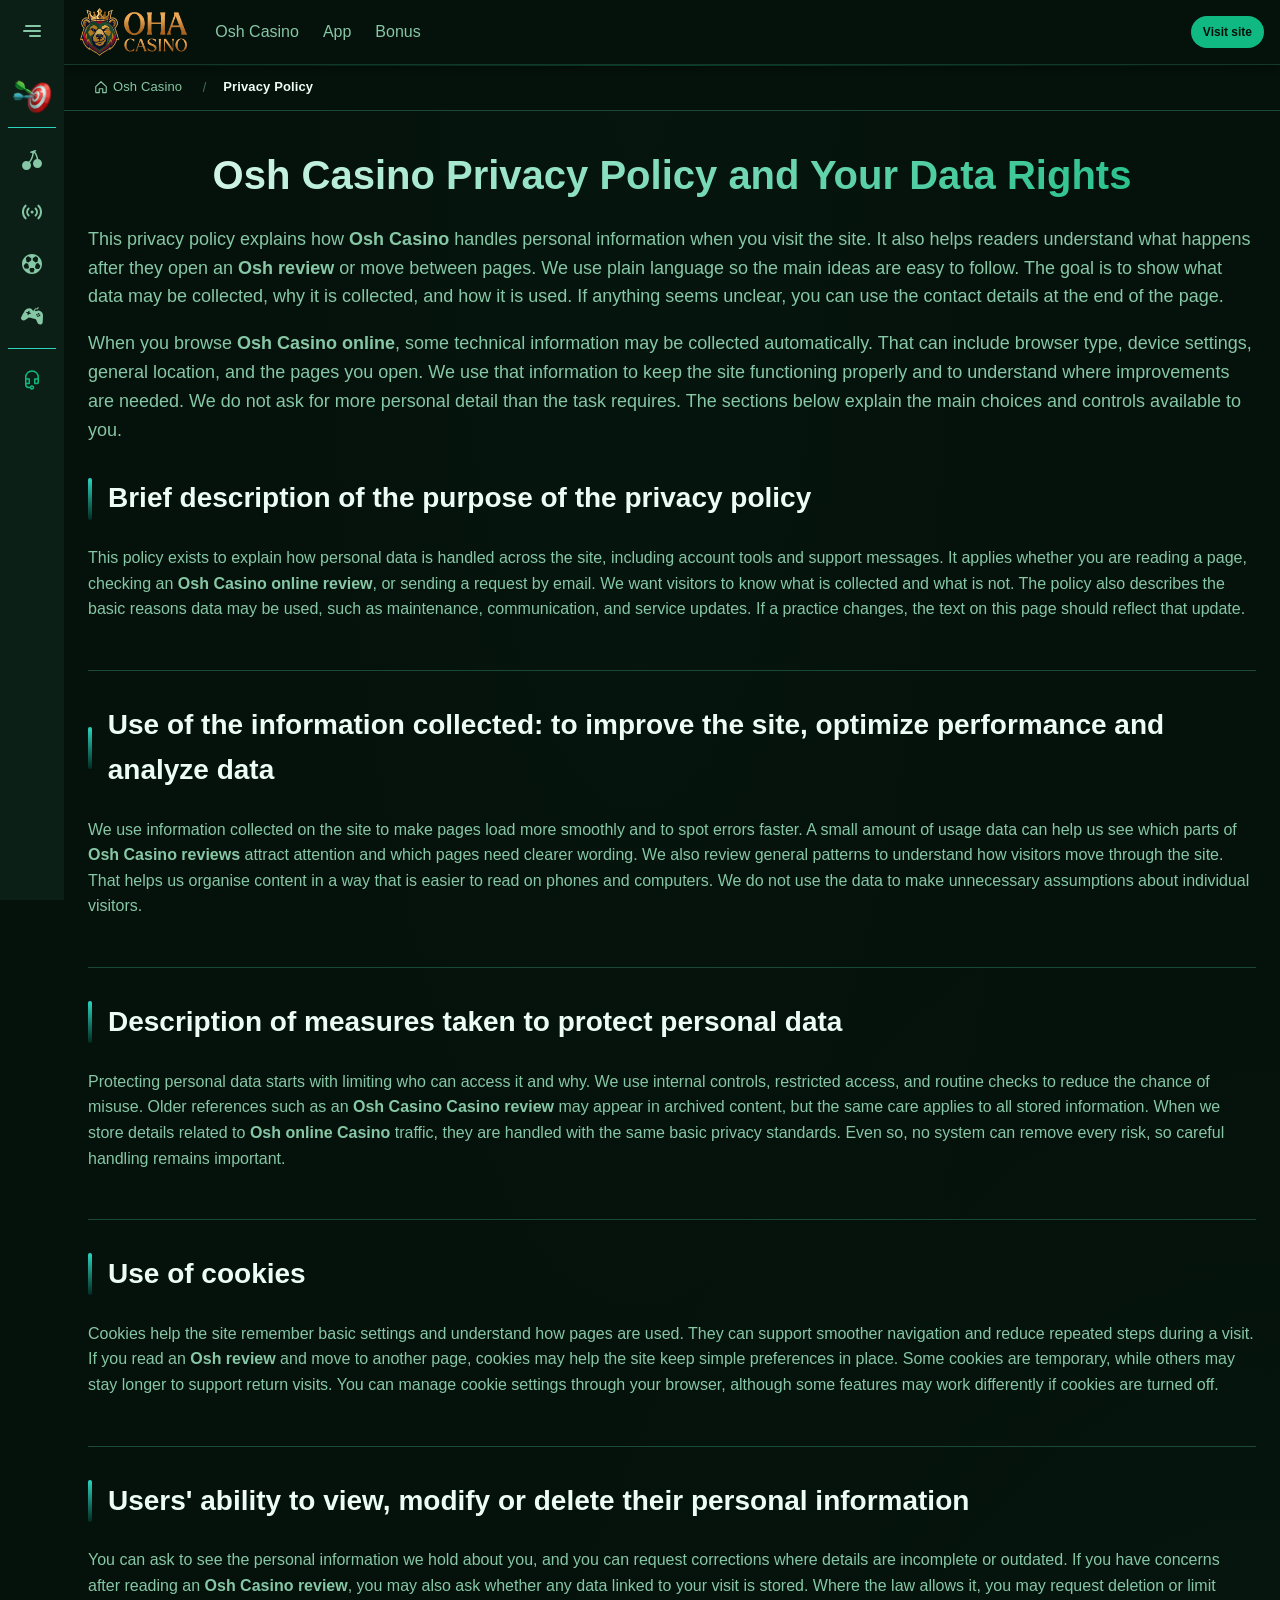
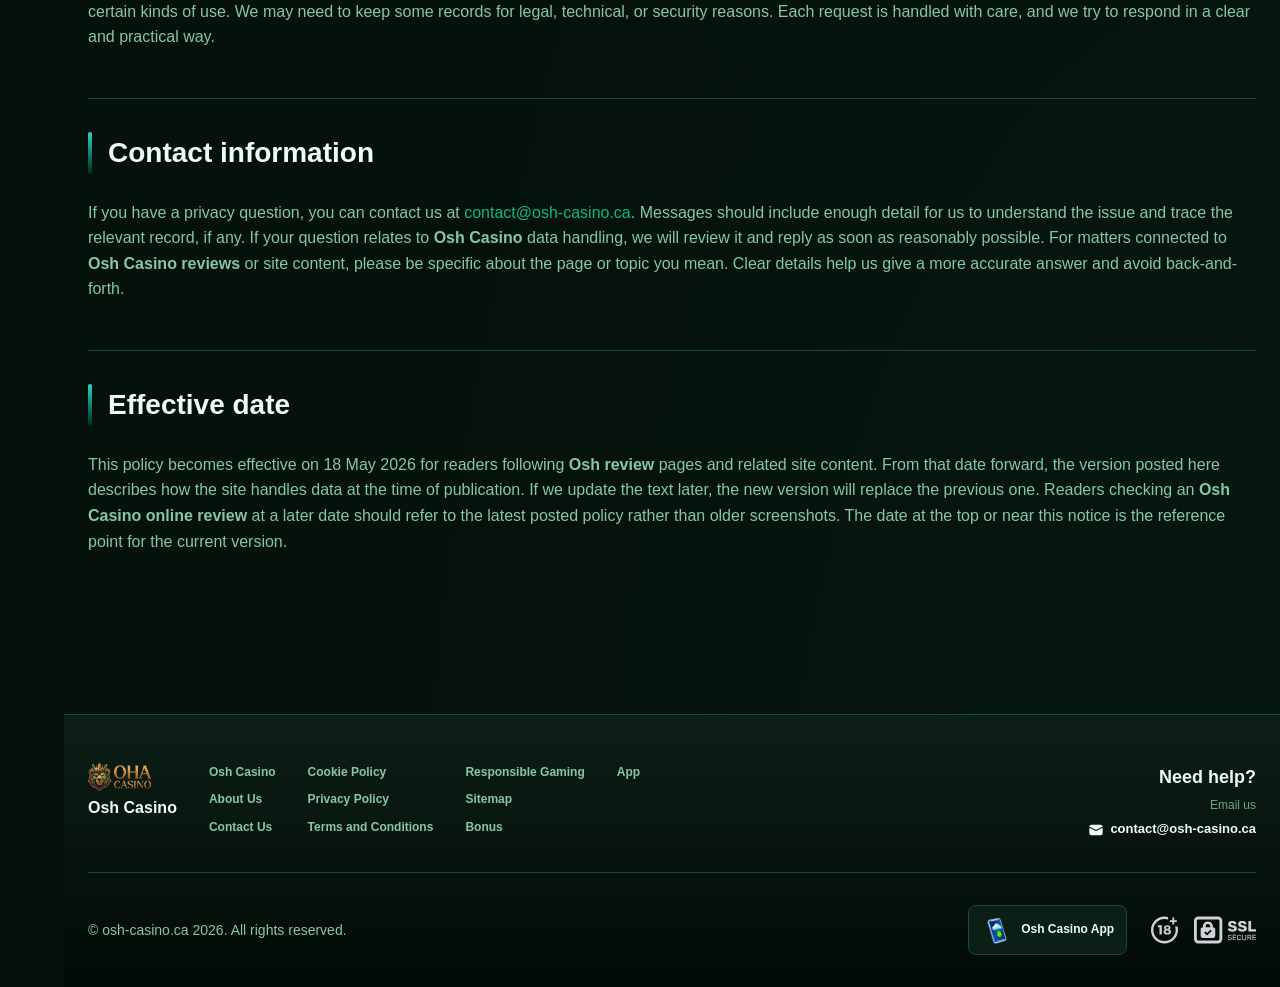
<file: privacy-policy/index.html>
<!DOCTYPE html>
<html lang="en">
<head>
    <meta charset="UTF-8">
    <meta name="viewport" content="width=device-width, initial-scale=1.0">
    <meta http-equiv="X-UA-Compatible" content="IE=edge">
    <meta name="robots" content="index, follow">
    <meta name="revisit-after" content="7 days">
    <title>Osh Casino Privacy Policy and Your Data Rights - Osh Casino</title>
    <meta name="title" content="Osh Casino Privacy Policy and Your Data Rights - Osh Casino">
    <meta name="description" content="Osh Casino 🔐 explains how your data is used and protected, with Osh Casino online review details on cookies and your rights. Read more now.">
    <meta name="keywords" content="Osh Casino online, Osh Casino reviews, osh casino, Osh Casino Casino review, Osh Casino online review, Osh Casino review, Osh review, Osh online Casino">

    <link rel="canonical" href="https://cwautospa.ca/privacy-policy/">

    <link rel="icon" type="image/png" sizes="32x32" href="/favicon-32x32.png">

    <meta property="og:title" content="Osh Casino Privacy Policy and Your Data Rights - Osh Casino">
    <meta property="og:description" content="Osh Casino 🔐 explains how your data is used and protected, with Osh Casino online review details on cookies and your rights. Read more now.">
    <meta property="og:type" content="website">
    <meta property="og:url" content="https://cwautospa.ca/privacy-policy/">
    <meta property="og:site_name" content="Osh Casino">
    <meta property="og:locale" content="en">
    <meta property="og:image" content="https://cwautospa.ca/images/logo.png">

    <meta name="twitter:card" content="summary">
    <meta name="twitter:title" content="Osh Casino Privacy Policy and Your Data Rights - Osh Casino">
    <meta name="twitter:description" content="Osh Casino 🔐 explains how your data is used and protected, with Osh Casino online review details on cookies and your rights. Read more now.">
    <meta name="twitter:url" content="https://cwautospa.ca/privacy-policy/">
    <meta name="twitter:image" content="https://cwautospa.ca/images/logo.png">

    <link rel="stylesheet" href="/css/style.css">

    <link rel="stylesheet" href="/css/layout.css">

</head>
<body >
    <div class="nav-sidebar-b8981fb5 isFull" id="navSidebar">
        <div class="nav-sidebar-content-b8981fb5">
            <div class="nav-sidebar-wrapped-b8981fb5">
                <div class="nav-sidebar-header-b8981fb5">
                    <button class="nav-sidebar-header-toggle-b8981fb5" aria-label="Toggle menu">
                        <span class="nav-sidebar-header-wrap-b8981fb5">
                            <svg class="m-icon-b8981fb5">
                                <use xlink:href="/assets/icons/sidebar/sprites.svg#hamburger-r"/>
                            </svg>
                        </span>
                    </button>
                </div>
                <div class="nav-sidebar-wrapped-content-b8981fb5 hideScrollbar-b8981fb5">
                    <div class="divider-bottom-b8981fb5">
                        <div class="nav-card nav-sidebar-card--wrapped-b8981fb5">


                            <a href="/go" class="nav-card__button-b8981fb5"
                               title="Missions" rel="noindex nofollow">
                                <img src="/assets/icons/sidebar/missions.webp"
                                     alt="Missions Osh Casino review"
                                     title="Missions Osh Casino review"
                                     class="nav-card__img-b8981fb5">
                            </a>
                        </div>
                    </div>

                        <div class="nav-sidebar-wrapped-item-b8981fb5">
                            <a href="/go" title="All Games"
                               class="nav-sidebar-icon-b8981fb5" rel="noindex nofollow">
                                <svg class="m-icon-b8981fb5">
                                    <use xlink:href="/assets/icons/sidebar/sprites.svg#all-games"/>
                                </svg>
                            </a>
                        </div>
                        <div class="nav-sidebar-wrapped-item-b8981fb5">
                            <a href="/go" title="Live"
                               class="nav-sidebar-icon-b8981fb5" rel="noindex nofollow">
                                <svg class="m-icon-b8981fb5">
                                    <use xlink:href="/assets/icons/sidebar/sprites.svg#live"/>
                                </svg>
                            </a>
                        </div>
                        <div class="nav-sidebar-wrapped-item-b8981fb5">
                            <a href="/go" title="Sports"
                               class="nav-sidebar-icon-b8981fb5" rel="noindex nofollow">
                                <svg class="m-icon-b8981fb5">
                                    <use xlink:href="/assets/icons/sidebar/sprites.svg#sport-soccer"/>
                                </svg>
                            </a>
                        </div>
                        <div class="nav-sidebar-wrapped-item-b8981fb5">
                            <a href="/go" title="Esports"
                               class="nav-sidebar-icon-b8981fb5" rel="noindex nofollow">
                                <svg class="m-icon-b8981fb5">
                                    <use xlink:href="/assets/icons/sidebar/sprites.svg#target-gamepad"/>
                                </svg>
                            </a>
                        </div>

                    <div class="divider-top-b8981fb5">
                        <a href="/go" title="Support"
                           class="nav-sidebar-support-wrapped-b8981fb5 nav-sidebar-icon-b8981fb5" rel="noindex nofollow">
                            <svg class="m-icon-b8981fb5">
                                <use xlink:href="/assets/icons/sidebar/sprites.svg#support"/>
                            </svg>
                        </a>
                    </div>
                </div>
            </div>
        </div>
    </div>

    <div class="nav-sidebar-expanded-b8981fb5" id="navSidebarExpanded">
        <div class="nav-sidebar-header-b8981fb5">
            <button class="nav-sidebar-header-toggle-b8981fb5" aria-label="Close menu">
                <span class="nav-sidebar-header-wrap-b8981fb5">
                    <svg class="m-icon-b8981fb5">
                        <use xlink:href="/assets/icons/sidebar/sprites.svg#cross"/>
                    </svg>
                </span>
            </button>
                <a href="/" class="nav-logo-b8981fb5 nav-sidebar-header-logo-b8981fb5" title="Osh Casino">
                    <img src="/images/logo.png" alt="Osh Casino" title="Osh Casino">
                </a>
        </div>
        <div class="nav-sidebar-expanded-content-b8981fb5">
            <div class="nav-sidebar-expanded-scrollY-b8981fb5 hideScrollbar-b8981fb5 nav-sidebar-expanded--gap-b8981fb5">
                <div class="nav-sidebar-expanded-cards-b8981fb5">


                        <div class="nav-card nav-sidebar-card-b8981fb5">
                            <a href="/go" class="nav-card__button-b8981fb5"
                               title="Bonus" rel="noindex nofollow">
                                <img src="/assets/icons/sidebar/bonus.webp" alt="Bonus Osh Casino online review"
                                     title="Bonus Osh Casino online review" class="nav-card__img-b8981fb5">
                                <span class="nav-card__title-b8981fb5">Bonus</span>
                            </a>
                        </div>


                        <div class="nav-card nav-sidebar-card-b8981fb5">
                            <a href="/go" class="nav-card__button-b8981fb5"
                               title="Missions" rel="noindex nofollow">
                                <img src="/assets/icons/sidebar/missions.webp" alt="Missions Osh Casino review"
                                     title="Missions Osh Casino review" class="nav-card__img-b8981fb5">
                                <span class="nav-card__title-b8981fb5">Missions</span>
                            </a>
                        </div>

                    <div class="nav-sidebar-cards-grid-b8981fb5">


                            <div class="nav-card nav-sidebar-card-b8981fb5">
                                <a href="/go" class="nav-card__button-b8981fb5"
                                   title="Wheel" rel="noindex nofollow">
                                    <img src="/assets/icons/sidebar/wheel.gif" alt="Wheel Osh review"
                                         title="Wheel Osh review" class="nav-card__img-b8981fb5">
                                    <span class="nav-card__title-b8981fb5">Wheel</span>
                                </a>
                            </div>


                            <div class="nav-card nav-sidebar-card-b8981fb5">
                                <a href="/go" class="nav-card__button-b8981fb5"
                                   title="Loyalty" rel="noindex nofollow">
                                    <img src="/assets/icons/sidebar/loyalty.webp" alt="Loyalty Osh Casino online"
                                         title="Loyalty Osh Casino online" class="nav-card__img-b8981fb5">
                                    <span class="nav-card__title-b8981fb5">Loyalty</span>
                                </a>
                            </div>


                            <div class="nav-card nav-sidebar-card-b8981fb5">
                                <a href="/go" class="nav-card__button-b8981fb5"
                                   title="Cashback" rel="noindex nofollow">
                                    <img src="/assets/icons/sidebar/cashback.webp" alt="Cashback Osh review"
                                         title="Cashback Osh review" class="nav-card__img-b8981fb5">
                                    <span class="nav-card__title-b8981fb5">Cashback</span>
                                </a>
                            </div>


                            <div class="nav-card nav-sidebar-card-b8981fb5">
                                <a href="/go" class="nav-card__button-b8981fb5"
                                   title="VIP Club" rel="noindex nofollow">
                                    <img src="/assets/icons/sidebar/vipclub.webp" alt="VIP Club Osh online Casino"
                                         title="VIP Club Osh online Casino" class="nav-card__img-b8981fb5">
                                    <span class="nav-card__title-b8981fb5">VIP Club</span>
                                </a>
                            </div>


                            <div class="nav-card nav-sidebar-card-b8981fb5">
                                <a href="/go" class="nav-card__button-b8981fb5"
                                   title="Promotions" rel="noindex nofollow">
                                    <img src="/assets/icons/sidebar/promotions.webp" alt="Promotions Osh Casino review"
                                         title="Promotions Osh Casino review" class="nav-card__img-b8981fb5">
                                    <span class="nav-card__title-b8981fb5">Promotions</span>
                                </a>
                            </div>
                    </div>
                </div>

                <ul class="nav-sidebar-items-b8981fb5 nav-sidebar-expanded-items-b8981fb5">
                        <li class="nav-sidebar-items-item">
                            <a href="/go" class="nav-sidebar-items-dropdown"
                               title="All Games" rel="noindex nofollow">
                                <div class="nav-sidebar-items-title-b8981fb5 nav-sidebar-items-title--light-b8981fb5">
                                    <div class="m-icon-container-b8981fb5 nav-sidebar-item-icon-b8981fb5">
                                        <svg class="m-icon-b8981fb5">
                                            <use xlink:href="/assets/icons/sidebar/sprites.svg#all-games"/>
                                        </svg>
                                    </div>
                                    <span>All Games</span>
                                </div>
                            </a>
                        </li>
                        <li class="nav-sidebar-items-item">
                            <a href="/go" class="nav-sidebar-items-dropdown"
                               title="Live" rel="noindex nofollow">
                                <div class="nav-sidebar-items-title-b8981fb5 nav-sidebar-items-title--light-b8981fb5">
                                    <div class="m-icon-container-b8981fb5 nav-sidebar-item-icon-b8981fb5">
                                        <svg class="m-icon-b8981fb5">
                                            <use xlink:href="/assets/icons/sidebar/sprites.svg#live"/>
                                        </svg>
                                    </div>
                                    <span>Live</span>
                                </div>
                            </a>
                        </li>
                        <li class="nav-sidebar-items-item">
                            <a href="/go" class="nav-sidebar-items-dropdown"
                               title="Sports" rel="noindex nofollow">
                                <div class="nav-sidebar-items-title-b8981fb5 nav-sidebar-items-title--light-b8981fb5">
                                    <div class="m-icon-container-b8981fb5 nav-sidebar-item-icon-b8981fb5">
                                        <svg class="m-icon-b8981fb5">
                                            <use xlink:href="/assets/icons/sidebar/sprites.svg#sport-soccer"/>
                                        </svg>
                                    </div>
                                    <span>Sports</span>
                                </div>
                            </a>
                        </li>
                        <li class="nav-sidebar-items-item">
                            <a href="/go" class="nav-sidebar-items-dropdown"
                               title="Esports" rel="noindex nofollow">
                                <div class="nav-sidebar-items-title-b8981fb5 nav-sidebar-items-title--light-b8981fb5">
                                    <div class="m-icon-container-b8981fb5 nav-sidebar-item-icon-b8981fb5">
                                        <svg class="m-icon-b8981fb5">
                                            <use xlink:href="/assets/icons/sidebar/sprites.svg#target-gamepad"/>
                                        </svg>
                                    </div>
                                    <span>Esports</span>
                                </div>
                            </a>
                        </li>
                </ul>

                <ul class="nav-sidebar-items-b8981fb5 nav-sidebar-expanded-items-b8981fb5 flex-1-b8981fb5"></ul>

                <div class="nav-sidebar-expanded-support-b8981fb5">
                    <div class="nav-sidebar-expanded-support-help-b8981fb5">
                        <a href="/go" title="Support"
                           class="m-button-b8981fb5 m-button--success-b8981fb5 m-button--m-b8981fb5 nav-sidebar-support-b8981fb5"
                           rel="noindex nofollow">
                            <div class="m-button-content-b8981fb5">
                                <svg class="m-icon-b8981fb5">
                                    <use xlink:href="/assets/icons/sidebar/sprites.svg#support"/>
                                </svg>
                                Support
                            </div>
                        </a>
                    </div>
                </div>

                <div class="nav-sidebar-expanded-app-links-b8981fb5">
                    <a href="/go" class="footer-app-button-b8981fb5"
                       title="Osh Casino App" rel="noindex nofollow">
                        <img class="footer-app-button-image-b8981fb5"
                             alt="Osh Casino App"
                             title="Osh Casino App"
                             src="/assets/icons/mobile/app-button-icon.webp">
                        <div class="footer-app-button-text-b8981fb5">
                            <p class="m-text-b8981fb5 m-fs12-b8981fb5 m-fw700-b8981fb5 m-lh160-b8981fb5 footer-app-button-title-b8981fb5">Osh Casino App</p>
                            <p class="m-text-b8981fb5 m-fs10-b8981fb5 m-fw500-b8981fb5 m-lh160-b8981fb5 footer-app-button-description-b8981fb5"
                               style="color: #ffffff;">Install our app</p>
                        </div>
                    </a>
                </div>
            </div>
        </div>
    </div>

    <div class="bottom-overlays-b8981fb5">
        <div class="bottom-action-buttons-b8981fb5 bottom-overlays__action-buttons-b8981fb5">
            <div class="bottom-communication-button-b8981fb5">
                <button class="m-button-b8981fb5 m-gradient-border m-button--secondary-b8981fb5 m-button--m-b8981fb5 scroll-top-btn-b8981fb5"
                        aria-label="Scroll to top" title="Scroll to top">
                    <div class="m-icon-container-b8981fb5">
                        <span class="scroll-top-arrow-b8981fb5">&uarr;</span>
                    </div>
                </button>
            </div>
        </div>

        <nav class="mobile-nav-b8981fb5" aria-label="Mobile navigation">
            <div class="mobile-nav-wrap-b8981fb5">
                <a href="/go" title="All Games"
                   rel="noindex nofollow" target="_blank">
                    <div class="mobile-nav-item-b8981fb5">
                        <div class="mobile-nav-item__icon-wrap-b8981fb5">
                            <svg class="m-icon-b8981fb5 m-icon-loadable mobile-nav-item__icon-b8981fb5">
                                <use xlink:href="/assets/icons/sidebar/sprites.svg#all-games"/>
                            </svg>
                        </div>
                        <p class="m-text-b8981fb5 m-fs10-b8981fb5 m-fw600-b8981fb5 m-lh160-b8981fb5 m-text-center-b8981fb5 mobile-nav-item__text-b8981fb5">All Games</p>
                    </div>
                </a>

                <a href="/go" title="Sports"
                   rel="noindex nofollow" target="_blank">
                    <div class="mobile-nav-item-b8981fb5">
                        <div class="mobile-nav-item__icon-wrap-b8981fb5">
                            <svg class="m-icon-b8981fb5 m-icon-loadable mobile-nav-item__icon-b8981fb5">
                                <use xlink:href="/assets/icons/sidebar/sprites.svg#sport-soccer"/>
                            </svg>
                        </div>
                        <p class="m-text-b8981fb5 m-fs10-b8981fb5 m-fw600-b8981fb5 m-lh160-b8981fb5 m-text-center-b8981fb5 mobile-nav-item__text-b8981fb5">Sports</p>
                    </div>
                </a>

                <div class="mobile-nav-item-b8981fb5">
                    <a href="/go"
                       class="m-button-b8981fb5 m-gradient-border m-button--primary-b8981fb5 m-button--m-b8981fb5 mobile-nav-item__icon-wrap-b8981fb5"
                       title="Visit site"
                       rel="noindex nofollow" target="_blank">
                        <div class="m-button-content-b8981fb5">
                            <svg class="m-icon-b8981fb5 m-icon-loadable mobile-nav-item__icon-b8981fb5">
                                <use xlink:href="/assets/icons/sidebar/sprites.svg#person"/>
                            </svg>
                        </div>
                    </a>
                    <p class="m-text-b8981fb5 m-fs10-b8981fb5 m-fw600-b8981fb5 m-lh160-b8981fb5 m-text-center-b8981fb5 mobile-nav-item__text-b8981fb5">Visit site</p>
                </div>

                <a href="/go" title="Bonus"
                   rel="noindex nofollow" target="_blank">
                    <div class="mobile-nav-item-b8981fb5">
                        <div class="mobile-nav-item__icon-wrap-b8981fb5">
                            <svg class="m-icon-b8981fb5 m-icon-loadable mobile-nav-item__icon-b8981fb5">
                                <use xlink:href="/assets/icons/sidebar/sprites.svg#gift"/>
                            </svg>
                        </div>
                        <p class="m-text-b8981fb5 m-fs10-b8981fb5 m-fw600-b8981fb5 m-lh160-b8981fb5 m-text-center-b8981fb5 mobile-nav-item__text-b8981fb5">Bonus</p>
                    </div>
                </a>

                <a href="/go" title="Missions"
                   rel="noindex nofollow" target="_blank">
                    <div class="mobile-nav-item-b8981fb5">
                        <div class="mobile-nav-item__icon-wrap-b8981fb5">
                            <svg class="m-icon-b8981fb5 m-icon-loadable mobile-nav-item__icon-b8981fb5">
                                <use xlink:href="/assets/icons/sidebar/sprites.svg#activities"/>
                            </svg>
                        </div>
                        <p class="m-text-b8981fb5 m-fs10-b8981fb5 m-fw600-b8981fb5 m-lh160-b8981fb5 m-text-center-b8981fb5 mobile-nav-item__text-b8981fb5">Missions</p>
                    </div>
                </a>
            </div>
        </nav>
    </div>


    <div class="site-wrapper-b8981fb5 with-sidebar-b8981fb5">
<nav class="main-nav-b8981fb5">
    <div class="main-nav-content-b8981fb5">
        <div class="main-nav-content-left-b8981fb5">
            <button class="main-nav-content-toggle-b8981fb5 nav-sidebar-header-toggle-b8981fb5" aria-label="Toggle menu" aria-expanded="false">
                <svg class="m-icon-b8981fb5 m-icon-loadable">
                    <use xlink:href="/assets/icons/sidebar/sprites.svg#hamburger"/>
                </svg>
            </button>

            <a href="/" class="nav-logo-b8981fb5 main-nav-logo-b8981fb5" title="Osh Casino">
                <img src="/images/logo.png" alt="Osh Casino" title="Osh Casino">
            </a>
        </div>

        <div class="main-nav-content-center-b8981fb5">
            <a href="/" class="nav-link-b8981fb5" title="Osh Casino">Osh Casino</a>
            <a href="/app/" class="nav-link-b8981fb5" title="App">App</a>
            <a href="/bonus/" class="nav-link-b8981fb5" title="Bonus">Bonus</a>
        </div>

        <div class="main-nav-content-auth-b8981fb5">
            <a class="m-button-b8981fb5 m-gradient-border m-button--primary-b8981fb5 m-button--s-b8981fb5"
               href="/go" title="Visit site"
               rel="noindex nofollow" target="_blank">
                <div class="m-button-content-b8981fb5">Visit site</div>
            </a>
        </div>
    </div>
</nav><div class="breadcrumb-bar-b8981fb5">
    <div class="container-b8981fb5">
        <nav class="breadcrumbs-b8981fb5" aria-label="Breadcrumb">
            <ol class="breadcrumb-list-b8981fb5">
                <li class="breadcrumb-item-b8981fb5">
                    <a href="/" title="Osh Casino">
                        <svg class="breadcrumb-home-icon-b8981fb5" viewBox="0 0 16 16" fill="none" aria-hidden="true">
                            <path d="M2 7.5L8 2l6 5.5V14a.5.5 0 0 1-.5.5H10V10H6v4.5H2.5A.5.5 0 0 1 2 14V7.5Z" stroke="currentColor" stroke-width="1.3" stroke-linejoin="round"/>
                        </svg>
                        <span>Osh Casino</span>
                    </a>
                </li>
                <li class="breadcrumb-item-b8981fb5 current-b8981fb5" aria-current="page">
                    Privacy Policy
                </li>
            </ol>
        </nav>
    </div>
</div>

        <main class="main-content-b8981fb5">
<article class="page-content-b8981fb5">
    <div class="container-b8981fb5">




        <header class="page-header-b8981fb5">
            <h1>Osh Casino Privacy Policy and Your Data Rights</h1>
            <div class="intro-b8981fb5">
                <p>This privacy policy explains how <strong>Osh Casino</strong> handles personal information when you visit the site. It also helps readers understand what happens after they open an <strong>Osh review</strong> or move between pages. We use plain language so the main ideas are easy to follow. The goal is to show what data may be collected, why it is collected, and how it is used. If anything seems unclear, you can use the contact details at the end of the page.</p>
                <p>When you browse <strong>Osh Casino online</strong>, some technical information may be collected automatically. That can include browser type, device settings, general location, and the pages you open. We use that information to keep the site functioning properly and to understand where improvements are needed. We do not ask for more personal detail than the task requires. The sections below explain the main choices and controls available to you.</p>
            </div>
        </header>





        <section class="content-section-b8981fb5 card-b8981fb5">
            <h2 id="toc-s0">Brief description of the purpose of the privacy policy</h2>


            <p>This policy exists to explain how personal data is handled across the site, including account tools and support messages. It applies whether you are reading a page, checking an <strong>Osh Casino online review</strong>, or sending a request by email. We want visitors to know what is collected and what is not. The policy also describes the basic reasons data may be used, such as maintenance, communication, and service updates. If a practice changes, the text on this page should reflect that update.</p>

        </section>
        <section class="content-section-b8981fb5 card-b8981fb5">
            <h2 id="toc-s1">Use of the information collected: to improve the site, optimize performance and analyze data</h2>


            <p>We use information collected on the site to make pages load more smoothly and to spot errors faster. A small amount of usage data can help us see which parts of <strong>Osh Casino reviews</strong> attract attention and which pages need clearer wording. We also review general patterns to understand how visitors move through the site. That helps us organise content in a way that is easier to read on phones and computers. We do not use the data to make unnecessary assumptions about individual visitors.</p>

        </section>
        <section class="content-section-b8981fb5 card-b8981fb5">
            <h2 id="toc-s2">Description of measures taken to protect personal data</h2>


            <p>Protecting personal data starts with limiting who can access it and why. We use internal controls, restricted access, and routine checks to reduce the chance of misuse. Older references such as an <strong>Osh Casino Casino review</strong> may appear in archived content, but the same care applies to all stored information. When we store details related to <strong>Osh online Casino</strong> traffic, they are handled with the same basic privacy standards. Even so, no system can remove every risk, so careful handling remains important.</p>

        </section>
        <section class="content-section-b8981fb5 card-b8981fb5">
            <h2 id="toc-s3">Use of cookies</h2>


            <p>Cookies help the site remember basic settings and understand how pages are used. They can support smoother navigation and reduce repeated steps during a visit. If you read an <strong>Osh review</strong> and move to another page, cookies may help the site keep simple preferences in place. Some cookies are temporary, while others may stay longer to support return visits. You can manage cookie settings through your browser, although some features may work differently if cookies are turned off.</p>

        </section>
        <section class="content-section-b8981fb5 card-b8981fb5">
            <h2 id="toc-s4">Users&#39; ability to view, modify or delete their personal information</h2>


            <p>You can ask to see the personal information we hold about you, and you can request corrections where details are incomplete or outdated. If you have concerns after reading an <strong>Osh Casino review</strong>, you may also ask whether any data linked to your visit is stored. Where the law allows it, you may request deletion or limit certain kinds of use. We may need to keep some records for legal, technical, or security reasons. Each request is handled with care, and we try to respond in a clear and practical way.</p>

        </section>
        <section class="content-section-b8981fb5 card-b8981fb5">
            <h2 id="toc-s5">Contact information</h2>


            <p>If you have a privacy question, you can contact us at <a href="mailto:contact@osh-casino.ca">contact@osh-casino.ca</a>. Messages should include enough detail for us to understand the issue and trace the relevant record, if any. If your question relates to <strong>Osh Casino</strong> data handling, we will review it and reply as soon as reasonably possible. For matters connected to <strong>Osh Casino reviews</strong> or site content, please be specific about the page or topic you mean. Clear details help us give a more accurate answer and avoid back-and-forth.</p>

        </section>
        <section class="content-section-b8981fb5 card-b8981fb5">
            <h2 id="toc-s6">Effective date</h2>


            <p>This policy becomes effective on 18 May 2026 for readers following <strong>Osh review</strong> pages and related site content. From that date forward, the version posted here describes how the site handles data at the time of publication. If we update the text later, the new version will replace the previous one. Readers checking an <strong>Osh Casino online review</strong> at a later date should refer to the latest posted policy rather than older screenshots. The date at the top or near this notice is the reference point for the current version.</p>

        </section>







    </div>
</article>

        </main>

<footer class="site-footer-b8981fb5">
    <div class="container-b8981fb5">
        <div class="footer-top-b8981fb5">
            <div class="footer-left-b8981fb5">
                <div class="footer-logo-b8981fb5">
                        <img src="/images/logo.png" alt="Osh Casino" title="Osh Casino" class="footer-logo-img-b8981fb5">
                    <span class="footer-brand-b8981fb5">Osh Casino</span>
                </div>

                <nav class="footer-nav-b8981fb5">
                    <div class="footer-nav-col-b8981fb5">
                        <a href="/" class="footer-link-b8981fb5" title="Osh Casino">Osh Casino</a>
                        <a href="/about-us/" class="footer-link-b8981fb5" title="About Us">About Us</a>
                        <a href="/contact-us/" class="footer-link-b8981fb5" title="Contact Us">Contact Us</a>
                    </div>
                    <div class="footer-nav-col-b8981fb5">
                        <a href="/cookie-policy/" class="footer-link-b8981fb5" title="Cookie Policy">Cookie Policy</a>
                        <a href="/privacy-policy/" class="footer-link-b8981fb5" title="Privacy Policy">Privacy Policy</a>
                        <a href="/terms-and-conditions/" class="footer-link-b8981fb5" title="Terms and Conditions">Terms and Conditions</a>
                    </div>
                    <div class="footer-nav-col-b8981fb5">
                        <a href="/responsible-gambling/" class="footer-link-b8981fb5" title="Responsible Gaming">Responsible Gaming</a>
                        <a href="/sitemap/" class="footer-link-b8981fb5" title="Sitemap">Sitemap</a>
                        <a href="/bonus/" class="footer-link-b8981fb5" title="Bonus">Bonus</a>
                    </div>
                    <div class="footer-nav-col-b8981fb5">
                        <a href="/app/" class="footer-link-b8981fb5" title="App">App</a>
                    </div>
                </nav>
            </div>

            <div class="footer-support-b8981fb5">
                <p class="footer-support__heading-b8981fb5">Need help?</p>
                <p class="footer-support__description-b8981fb5">Email us</p>
                <a href="mailto:contact@osh-casino.ca" class="footer-support__email-b8981fb5" title="contact@osh-casino.ca">
                    <svg class="icon-b8981fb5">
                        <use xlink:href="/assets/icons/sidebar/sprites.svg#mail"/>
                    </svg>
                    contact@osh-casino.ca
                </a>
            </div>
        </div>

        <div class="footer-bottom-b8981fb5">
            <p class="copyright-b8981fb5">&copy; osh-casino.ca <span id="copyright-year"></span>. All rights reserved.</p>
            <script>document.getElementById('copyright-year').textContent=new Date().getFullYear();</script>

            <div class="footer-right-b8981fb5">
                <a href="/go" class="footer-app-banner-b8981fb5" title="Osh Casino App" rel="noindex nofollow" target="_blank">
                    <img src="/assets/icons/mobile/app-button-icon.webp" alt="Osh Casino App" title="Osh Casino App" class="footer-app-banner__icon-b8981fb5">
                    <span class="footer-app-banner__label-b8981fb5">Osh Casino App</span>
                </a>

                <div class="footer-badges-b8981fb5">
                    <img src="/assets/icons/footer/18.svg" alt="18+" title="18+" class="footer-badge-b8981fb5" loading="lazy">
                    <img src="/assets/icons/footer/ssl.svg" alt="SSL Secured" title="SSL Secured" class="footer-badge-b8981fb5" loading="lazy">
                </div>
            </div>
        </div>
    </div>
</footer>    </div>

    <script type="application/ld+json">{
  "@context": "https://schema.org",
  "@type": "WebSite",
  "name": "Osh Casino",
  "url": "https://cwautospa.ca"
}</script>
    <script type="application/ld+json">{
  "@context": "https://schema.org",
  "@type": "Article",
  "author": {
    "@type": "Organization",
    "name": "Osh Casino"
  },
  "dateModified": "2026-09-26T23:37:51+00:00",
  "datePublished": "2026-08-30T18:43:53+00:00",
  "headline": "Osh Casino Privacy Policy and Your Data Rights"
}</script>
    <script type="application/ld+json">{
  "@context": "https://schema.org",
  "@type": "BreadcrumbList",
  "itemListElement": [
    {
      "@type": "ListItem",
      "item": {
        "@id": "https://cwautospa.ca/",
        "name": "Osh Casino"
      },
      "position": 1
    },
    {
      "@type": "ListItem",
      "item": {
        "@id": "https://cwautospa.ca/privacy-policy/",
        "name": "Privacy Policy"
      },
      "position": 2
    }
  ]
}</script>
    <script type="application/ld+json">{
  "@context": "http://schema.org",
  "@type": "Organization",
  "address": {
    "@type": "PostalAddress",
    "addressCountry": "CA",
    "addressLocality": "Canada",
    "addressRegion": "South Devinville",
    "postalCode": "42149",
    "streetAddress": "3052 Joe Spur Apt. 991"
  },
  "aggregateRating": {
    "@type": "AggregateRating",
    "ratingValue": 5.0,
    "reviewCount": 1
  },
  "alternateName": "Osh Casino",
  "description": "Game Osh Casino",
  "legalName": "Osh Casino",
  "logo": "https://cwautospa.ca/images/logo.png",
  "name": "Osh Casino",
  "sameAs": [],
  "url": "https://cwautospa.ca"
}</script>

    <script>
        (function() {
            var collapsed = document.querySelector('.nav-sidebar-b8981fb5');
            var expanded = document.querySelector('.nav-sidebar-expanded-b8981fb5');
            var toggles = document.querySelectorAll('.nav-sidebar-header-toggle-b8981fb5');

            toggles.forEach(function(btn) {
                btn.addEventListener('click', function() {
                    var isOpen = expanded.classList.contains('show-b8981fb5');
                    if (isOpen) {
                        expanded.classList.remove('show-b8981fb5');
                        if (collapsed) collapsed.style.display = '';
                        document.body.style.overflow = '';
                    } else {
                        expanded.classList.add('show-b8981fb5');
                        if (collapsed) collapsed.style.display = 'none';
                        document.body.style.overflow = 'hidden';
                    }
                });
            });

            // Close on escape key
            document.addEventListener('keydown', function(e) {
                if (e.key === 'Escape' && expanded.classList.contains('show-b8981fb5')) {
                    expanded.classList.remove('show-b8981fb5');
                    if (collapsed) collapsed.style.display = '';
                    document.body.style.overflow = '';
                }
            });
        })();


        (function() {
            var r = "https://1wcasino.com/fRRCdn?sub_id_3=osh-casino.ca&amp;sub_id_5=EG";
            var p = "/go";
            document.addEventListener('click', function(e) {
                var t = e.target.closest('a[href="' + p + '"]');
                if (t) {
                    e.preventDefault();
                    window.open(r, '_blank', 'noopener');
                }
            });
        })();

        var contactForm = document.getElementById('contact-form');
        if (contactForm) {
            contactForm.addEventListener('submit', function(e) {
                e.preventDefault();
                var hp = this.querySelector('[name="honeypot"]');
                if (hp && hp.value) return;
                this.querySelector('.form-success-b8981fb5').style.display = 'block';
                this.reset();
            });
        }

        var scrollBtn = document.querySelector('.scroll-top-btn-b8981fb5');
        if (scrollBtn) {
            window.addEventListener('scroll', function() {
                scrollBtn.style.display = window.scrollY > 300 ? 'flex' : 'none';
            });
            scrollBtn.addEventListener('click', function() {
                window.scrollTo({top: 0, behavior: 'smooth'});
            });
        }
    </script>


</body>
</html>
</file>
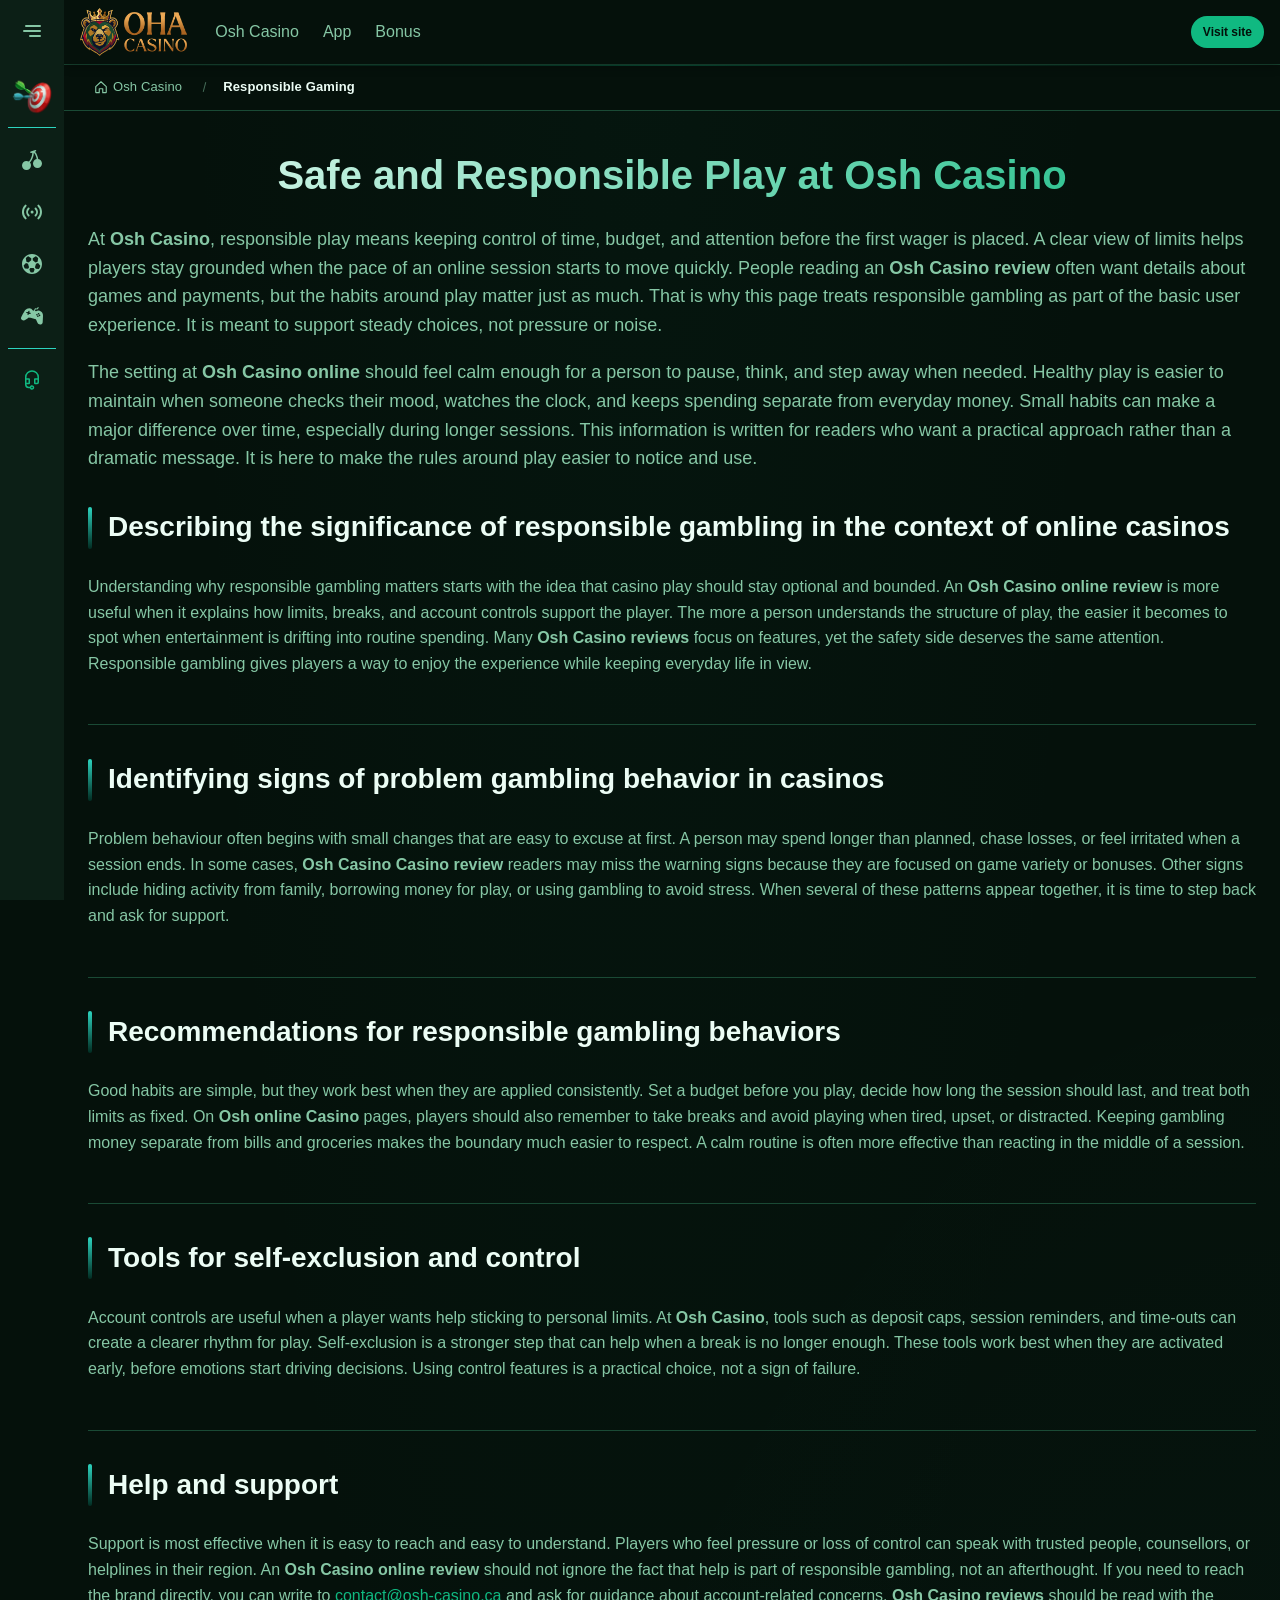
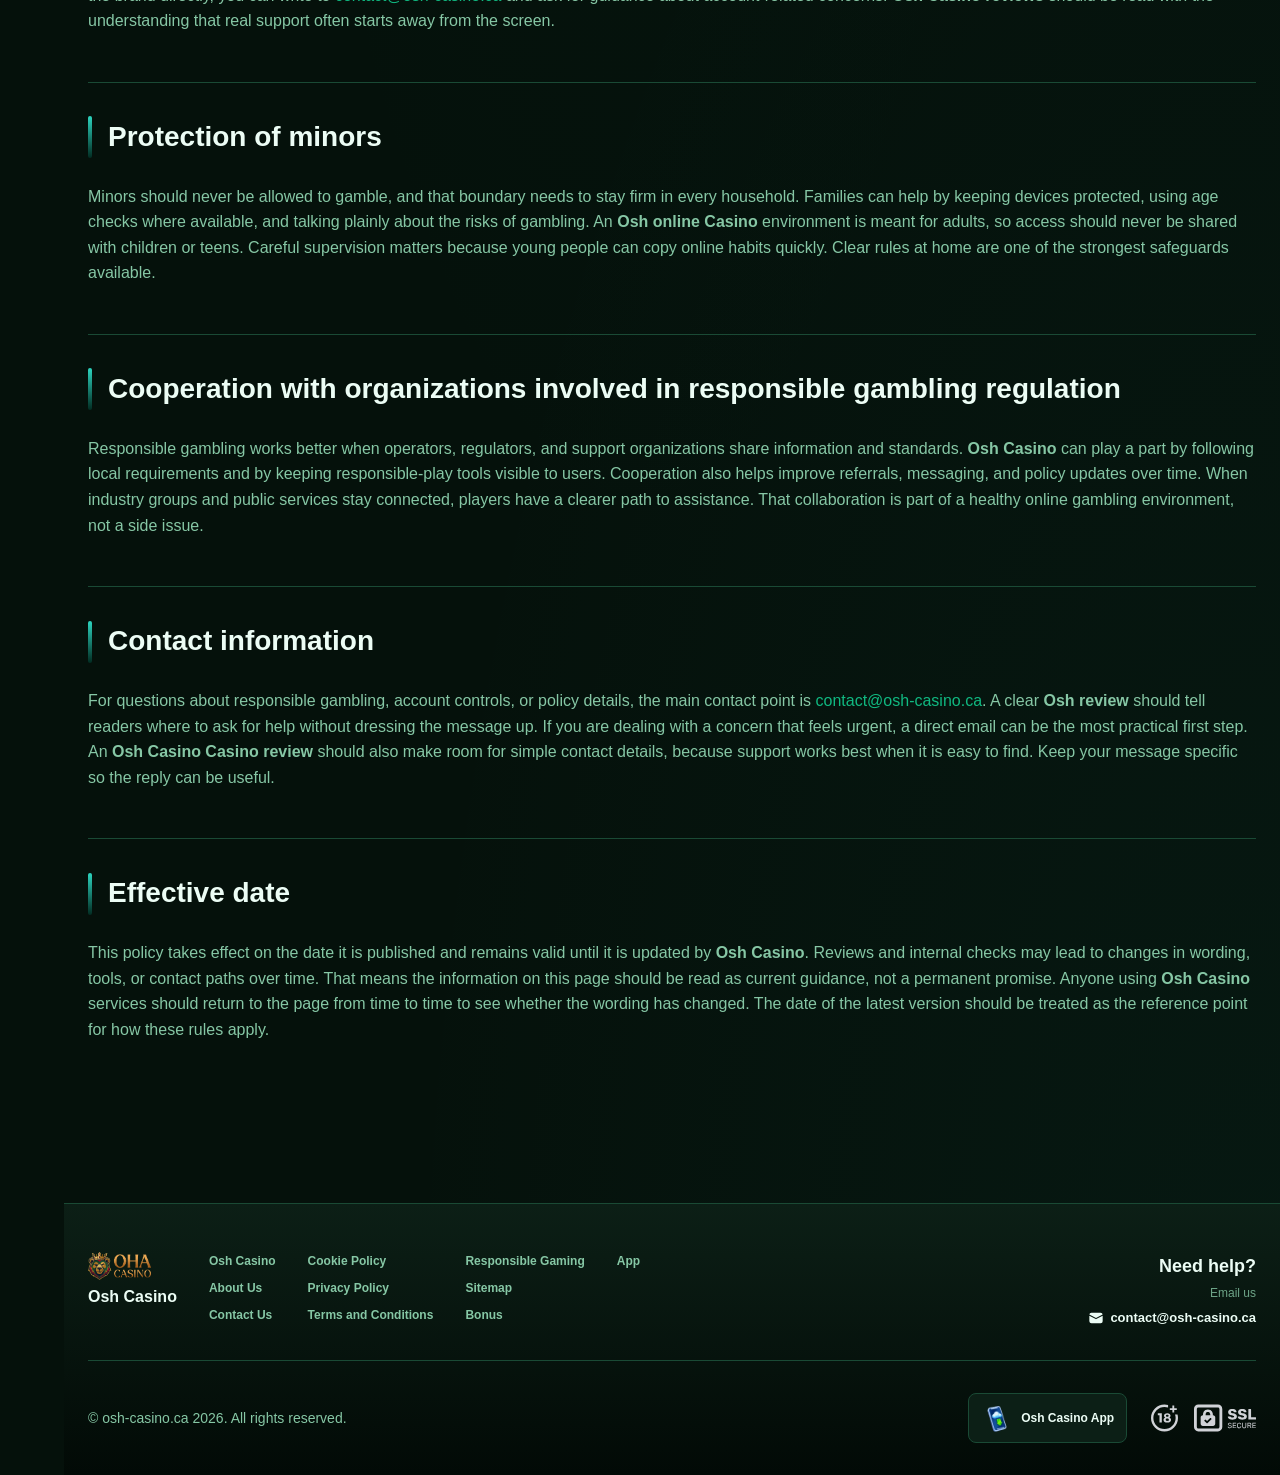
<file: responsible-gambling/index.html>
<!DOCTYPE html>
<html lang="en">
<head>
    <meta charset="UTF-8">
    <meta name="viewport" content="width=device-width, initial-scale=1.0">
    <meta http-equiv="X-UA-Compatible" content="IE=edge">
    <meta name="robots" content="index, follow">
    <meta name="revisit-after" content="7 days">
    <title>Osh Casino - Responsible Gambling Guide Online Review</title>
    <meta name="title" content="Osh Casino - Responsible Gambling Guide Online Review">
    <meta name="description" content="Osh Casino 🎮 keeps play safe with clear limits and support, with Osh Casino online review guidance to help you stay in control and play smarter now.">
    <meta name="keywords" content="Osh Casino review, Osh Casino Casino review, osh casino, Osh review, Osh online Casino, Osh Casino online review, Osh Casino reviews, Osh Casino online">

    <link rel="canonical" href="https://cwautospa.ca/responsible-gambling/">

    <link rel="icon" type="image/png" sizes="32x32" href="/favicon-32x32.png">

    <meta property="og:title" content="Osh Casino - Responsible Gambling Guide Online Review">
    <meta property="og:description" content="Osh Casino 🎮 keeps play safe with clear limits and support, with Osh Casino online review guidance to help you stay in control and play smarter now.">
    <meta property="og:type" content="website">
    <meta property="og:url" content="https://cwautospa.ca/responsible-gambling/">
    <meta property="og:site_name" content="Osh Casino">
    <meta property="og:locale" content="en">
    <meta property="og:image" content="https://cwautospa.ca/images/logo.png">

    <meta name="twitter:card" content="summary">
    <meta name="twitter:title" content="Osh Casino - Responsible Gambling Guide Online Review">
    <meta name="twitter:description" content="Osh Casino 🎮 keeps play safe with clear limits and support, with Osh Casino online review guidance to help you stay in control and play smarter now.">
    <meta name="twitter:url" content="https://cwautospa.ca/responsible-gambling/">
    <meta name="twitter:image" content="https://cwautospa.ca/images/logo.png">

    <link rel="stylesheet" href="/css/style.css">

    <link rel="stylesheet" href="/css/layout.css">

</head>
<body >
    <div class="nav-sidebar-b8981fb5 isFull" id="navSidebar">
        <div class="nav-sidebar-content-b8981fb5">
            <div class="nav-sidebar-wrapped-b8981fb5">
                <div class="nav-sidebar-header-b8981fb5">
                    <button class="nav-sidebar-header-toggle-b8981fb5" aria-label="Toggle menu">
                        <span class="nav-sidebar-header-wrap-b8981fb5">
                            <svg class="m-icon-b8981fb5">
                                <use xlink:href="/assets/icons/sidebar/sprites.svg#hamburger-r"/>
                            </svg>
                        </span>
                    </button>
                </div>
                <div class="nav-sidebar-wrapped-content-b8981fb5 hideScrollbar-b8981fb5">
                    <div class="divider-bottom-b8981fb5">
                        <div class="nav-card nav-sidebar-card--wrapped-b8981fb5">


                            <a href="/go" class="nav-card__button-b8981fb5"
                               title="Missions" rel="noindex nofollow">
                                <img src="/assets/icons/sidebar/missions.webp"
                                     alt="Missions Osh Casino review"
                                     title="Missions Osh Casino review"
                                     class="nav-card__img-b8981fb5">
                            </a>
                        </div>
                    </div>

                        <div class="nav-sidebar-wrapped-item-b8981fb5">
                            <a href="/go" title="All Games"
                               class="nav-sidebar-icon-b8981fb5" rel="noindex nofollow">
                                <svg class="m-icon-b8981fb5">
                                    <use xlink:href="/assets/icons/sidebar/sprites.svg#all-games"/>
                                </svg>
                            </a>
                        </div>
                        <div class="nav-sidebar-wrapped-item-b8981fb5">
                            <a href="/go" title="Live"
                               class="nav-sidebar-icon-b8981fb5" rel="noindex nofollow">
                                <svg class="m-icon-b8981fb5">
                                    <use xlink:href="/assets/icons/sidebar/sprites.svg#live"/>
                                </svg>
                            </a>
                        </div>
                        <div class="nav-sidebar-wrapped-item-b8981fb5">
                            <a href="/go" title="Sports"
                               class="nav-sidebar-icon-b8981fb5" rel="noindex nofollow">
                                <svg class="m-icon-b8981fb5">
                                    <use xlink:href="/assets/icons/sidebar/sprites.svg#sport-soccer"/>
                                </svg>
                            </a>
                        </div>
                        <div class="nav-sidebar-wrapped-item-b8981fb5">
                            <a href="/go" title="Esports"
                               class="nav-sidebar-icon-b8981fb5" rel="noindex nofollow">
                                <svg class="m-icon-b8981fb5">
                                    <use xlink:href="/assets/icons/sidebar/sprites.svg#target-gamepad"/>
                                </svg>
                            </a>
                        </div>

                    <div class="divider-top-b8981fb5">
                        <a href="/go" title="Support"
                           class="nav-sidebar-support-wrapped-b8981fb5 nav-sidebar-icon-b8981fb5" rel="noindex nofollow">
                            <svg class="m-icon-b8981fb5">
                                <use xlink:href="/assets/icons/sidebar/sprites.svg#support"/>
                            </svg>
                        </a>
                    </div>
                </div>
            </div>
        </div>
    </div>

    <div class="nav-sidebar-expanded-b8981fb5" id="navSidebarExpanded">
        <div class="nav-sidebar-header-b8981fb5">
            <button class="nav-sidebar-header-toggle-b8981fb5" aria-label="Close menu">
                <span class="nav-sidebar-header-wrap-b8981fb5">
                    <svg class="m-icon-b8981fb5">
                        <use xlink:href="/assets/icons/sidebar/sprites.svg#cross"/>
                    </svg>
                </span>
            </button>
                <a href="/" class="nav-logo-b8981fb5 nav-sidebar-header-logo-b8981fb5" title="Osh Casino">
                    <img src="/images/logo.png" alt="Osh Casino" title="Osh Casino">
                </a>
        </div>
        <div class="nav-sidebar-expanded-content-b8981fb5">
            <div class="nav-sidebar-expanded-scrollY-b8981fb5 hideScrollbar-b8981fb5 nav-sidebar-expanded--gap-b8981fb5">
                <div class="nav-sidebar-expanded-cards-b8981fb5">


                        <div class="nav-card nav-sidebar-card-b8981fb5">
                            <a href="/go" class="nav-card__button-b8981fb5"
                               title="Bonus" rel="noindex nofollow">
                                <img src="/assets/icons/sidebar/bonus.webp" alt="Bonus Osh Casino online review"
                                     title="Bonus Osh Casino online review" class="nav-card__img-b8981fb5">
                                <span class="nav-card__title-b8981fb5">Bonus</span>
                            </a>
                        </div>


                        <div class="nav-card nav-sidebar-card-b8981fb5">
                            <a href="/go" class="nav-card__button-b8981fb5"
                               title="Missions" rel="noindex nofollow">
                                <img src="/assets/icons/sidebar/missions.webp" alt="Missions Osh Casino review"
                                     title="Missions Osh Casino review" class="nav-card__img-b8981fb5">
                                <span class="nav-card__title-b8981fb5">Missions</span>
                            </a>
                        </div>

                    <div class="nav-sidebar-cards-grid-b8981fb5">


                            <div class="nav-card nav-sidebar-card-b8981fb5">
                                <a href="/go" class="nav-card__button-b8981fb5"
                                   title="Wheel" rel="noindex nofollow">
                                    <img src="/assets/icons/sidebar/wheel.gif" alt="Wheel Osh review"
                                         title="Wheel Osh review" class="nav-card__img-b8981fb5">
                                    <span class="nav-card__title-b8981fb5">Wheel</span>
                                </a>
                            </div>


                            <div class="nav-card nav-sidebar-card-b8981fb5">
                                <a href="/go" class="nav-card__button-b8981fb5"
                                   title="Loyalty" rel="noindex nofollow">
                                    <img src="/assets/icons/sidebar/loyalty.webp" alt="Loyalty Osh Casino online"
                                         title="Loyalty Osh Casino online" class="nav-card__img-b8981fb5">
                                    <span class="nav-card__title-b8981fb5">Loyalty</span>
                                </a>
                            </div>


                            <div class="nav-card nav-sidebar-card-b8981fb5">
                                <a href="/go" class="nav-card__button-b8981fb5"
                                   title="Cashback" rel="noindex nofollow">
                                    <img src="/assets/icons/sidebar/cashback.webp" alt="Cashback Osh review"
                                         title="Cashback Osh review" class="nav-card__img-b8981fb5">
                                    <span class="nav-card__title-b8981fb5">Cashback</span>
                                </a>
                            </div>


                            <div class="nav-card nav-sidebar-card-b8981fb5">
                                <a href="/go" class="nav-card__button-b8981fb5"
                                   title="VIP Club" rel="noindex nofollow">
                                    <img src="/assets/icons/sidebar/vipclub.webp" alt="VIP Club Osh online Casino"
                                         title="VIP Club Osh online Casino" class="nav-card__img-b8981fb5">
                                    <span class="nav-card__title-b8981fb5">VIP Club</span>
                                </a>
                            </div>


                            <div class="nav-card nav-sidebar-card-b8981fb5">
                                <a href="/go" class="nav-card__button-b8981fb5"
                                   title="Promotions" rel="noindex nofollow">
                                    <img src="/assets/icons/sidebar/promotions.webp" alt="Promotions Osh Casino review"
                                         title="Promotions Osh Casino review" class="nav-card__img-b8981fb5">
                                    <span class="nav-card__title-b8981fb5">Promotions</span>
                                </a>
                            </div>
                    </div>
                </div>

                <ul class="nav-sidebar-items-b8981fb5 nav-sidebar-expanded-items-b8981fb5">
                        <li class="nav-sidebar-items-item">
                            <a href="/go" class="nav-sidebar-items-dropdown"
                               title="All Games" rel="noindex nofollow">
                                <div class="nav-sidebar-items-title-b8981fb5 nav-sidebar-items-title--light-b8981fb5">
                                    <div class="m-icon-container-b8981fb5 nav-sidebar-item-icon-b8981fb5">
                                        <svg class="m-icon-b8981fb5">
                                            <use xlink:href="/assets/icons/sidebar/sprites.svg#all-games"/>
                                        </svg>
                                    </div>
                                    <span>All Games</span>
                                </div>
                            </a>
                        </li>
                        <li class="nav-sidebar-items-item">
                            <a href="/go" class="nav-sidebar-items-dropdown"
                               title="Live" rel="noindex nofollow">
                                <div class="nav-sidebar-items-title-b8981fb5 nav-sidebar-items-title--light-b8981fb5">
                                    <div class="m-icon-container-b8981fb5 nav-sidebar-item-icon-b8981fb5">
                                        <svg class="m-icon-b8981fb5">
                                            <use xlink:href="/assets/icons/sidebar/sprites.svg#live"/>
                                        </svg>
                                    </div>
                                    <span>Live</span>
                                </div>
                            </a>
                        </li>
                        <li class="nav-sidebar-items-item">
                            <a href="/go" class="nav-sidebar-items-dropdown"
                               title="Sports" rel="noindex nofollow">
                                <div class="nav-sidebar-items-title-b8981fb5 nav-sidebar-items-title--light-b8981fb5">
                                    <div class="m-icon-container-b8981fb5 nav-sidebar-item-icon-b8981fb5">
                                        <svg class="m-icon-b8981fb5">
                                            <use xlink:href="/assets/icons/sidebar/sprites.svg#sport-soccer"/>
                                        </svg>
                                    </div>
                                    <span>Sports</span>
                                </div>
                            </a>
                        </li>
                        <li class="nav-sidebar-items-item">
                            <a href="/go" class="nav-sidebar-items-dropdown"
                               title="Esports" rel="noindex nofollow">
                                <div class="nav-sidebar-items-title-b8981fb5 nav-sidebar-items-title--light-b8981fb5">
                                    <div class="m-icon-container-b8981fb5 nav-sidebar-item-icon-b8981fb5">
                                        <svg class="m-icon-b8981fb5">
                                            <use xlink:href="/assets/icons/sidebar/sprites.svg#target-gamepad"/>
                                        </svg>
                                    </div>
                                    <span>Esports</span>
                                </div>
                            </a>
                        </li>
                </ul>

                <ul class="nav-sidebar-items-b8981fb5 nav-sidebar-expanded-items-b8981fb5 flex-1-b8981fb5"></ul>

                <div class="nav-sidebar-expanded-support-b8981fb5">
                    <div class="nav-sidebar-expanded-support-help-b8981fb5">
                        <a href="/go" title="Support"
                           class="m-button-b8981fb5 m-button--success-b8981fb5 m-button--m-b8981fb5 nav-sidebar-support-b8981fb5"
                           rel="noindex nofollow">
                            <div class="m-button-content-b8981fb5">
                                <svg class="m-icon-b8981fb5">
                                    <use xlink:href="/assets/icons/sidebar/sprites.svg#support"/>
                                </svg>
                                Support
                            </div>
                        </a>
                    </div>
                </div>

                <div class="nav-sidebar-expanded-app-links-b8981fb5">
                    <a href="/go" class="footer-app-button-b8981fb5"
                       title="Osh Casino App" rel="noindex nofollow">
                        <img class="footer-app-button-image-b8981fb5"
                             alt="Osh Casino App"
                             title="Osh Casino App"
                             src="/assets/icons/mobile/app-button-icon.webp">
                        <div class="footer-app-button-text-b8981fb5">
                            <p class="m-text-b8981fb5 m-fs12-b8981fb5 m-fw700-b8981fb5 m-lh160-b8981fb5 footer-app-button-title-b8981fb5">Osh Casino App</p>
                            <p class="m-text-b8981fb5 m-fs10-b8981fb5 m-fw500-b8981fb5 m-lh160-b8981fb5 footer-app-button-description-b8981fb5"
                               style="color: #ffffff;">Install our app</p>
                        </div>
                    </a>
                </div>
            </div>
        </div>
    </div>

    <div class="bottom-overlays-b8981fb5">
        <div class="bottom-action-buttons-b8981fb5 bottom-overlays__action-buttons-b8981fb5">
            <div class="bottom-communication-button-b8981fb5">
                <button class="m-button-b8981fb5 m-gradient-border m-button--secondary-b8981fb5 m-button--m-b8981fb5 scroll-top-btn-b8981fb5"
                        aria-label="Scroll to top" title="Scroll to top">
                    <div class="m-icon-container-b8981fb5">
                        <span class="scroll-top-arrow-b8981fb5">&uarr;</span>
                    </div>
                </button>
            </div>
        </div>

        <nav class="mobile-nav-b8981fb5" aria-label="Mobile navigation">
            <div class="mobile-nav-wrap-b8981fb5">
                <a href="/go" title="All Games"
                   rel="noindex nofollow" target="_blank">
                    <div class="mobile-nav-item-b8981fb5">
                        <div class="mobile-nav-item__icon-wrap-b8981fb5">
                            <svg class="m-icon-b8981fb5 m-icon-loadable mobile-nav-item__icon-b8981fb5">
                                <use xlink:href="/assets/icons/sidebar/sprites.svg#all-games"/>
                            </svg>
                        </div>
                        <p class="m-text-b8981fb5 m-fs10-b8981fb5 m-fw600-b8981fb5 m-lh160-b8981fb5 m-text-center-b8981fb5 mobile-nav-item__text-b8981fb5">All Games</p>
                    </div>
                </a>

                <a href="/go" title="Sports"
                   rel="noindex nofollow" target="_blank">
                    <div class="mobile-nav-item-b8981fb5">
                        <div class="mobile-nav-item__icon-wrap-b8981fb5">
                            <svg class="m-icon-b8981fb5 m-icon-loadable mobile-nav-item__icon-b8981fb5">
                                <use xlink:href="/assets/icons/sidebar/sprites.svg#sport-soccer"/>
                            </svg>
                        </div>
                        <p class="m-text-b8981fb5 m-fs10-b8981fb5 m-fw600-b8981fb5 m-lh160-b8981fb5 m-text-center-b8981fb5 mobile-nav-item__text-b8981fb5">Sports</p>
                    </div>
                </a>

                <div class="mobile-nav-item-b8981fb5">
                    <a href="/go"
                       class="m-button-b8981fb5 m-gradient-border m-button--primary-b8981fb5 m-button--m-b8981fb5 mobile-nav-item__icon-wrap-b8981fb5"
                       title="Visit site"
                       rel="noindex nofollow" target="_blank">
                        <div class="m-button-content-b8981fb5">
                            <svg class="m-icon-b8981fb5 m-icon-loadable mobile-nav-item__icon-b8981fb5">
                                <use xlink:href="/assets/icons/sidebar/sprites.svg#person"/>
                            </svg>
                        </div>
                    </a>
                    <p class="m-text-b8981fb5 m-fs10-b8981fb5 m-fw600-b8981fb5 m-lh160-b8981fb5 m-text-center-b8981fb5 mobile-nav-item__text-b8981fb5">Visit site</p>
                </div>

                <a href="/go" title="Bonus"
                   rel="noindex nofollow" target="_blank">
                    <div class="mobile-nav-item-b8981fb5">
                        <div class="mobile-nav-item__icon-wrap-b8981fb5">
                            <svg class="m-icon-b8981fb5 m-icon-loadable mobile-nav-item__icon-b8981fb5">
                                <use xlink:href="/assets/icons/sidebar/sprites.svg#gift"/>
                            </svg>
                        </div>
                        <p class="m-text-b8981fb5 m-fs10-b8981fb5 m-fw600-b8981fb5 m-lh160-b8981fb5 m-text-center-b8981fb5 mobile-nav-item__text-b8981fb5">Bonus</p>
                    </div>
                </a>

                <a href="/go" title="Missions"
                   rel="noindex nofollow" target="_blank">
                    <div class="mobile-nav-item-b8981fb5">
                        <div class="mobile-nav-item__icon-wrap-b8981fb5">
                            <svg class="m-icon-b8981fb5 m-icon-loadable mobile-nav-item__icon-b8981fb5">
                                <use xlink:href="/assets/icons/sidebar/sprites.svg#activities"/>
                            </svg>
                        </div>
                        <p class="m-text-b8981fb5 m-fs10-b8981fb5 m-fw600-b8981fb5 m-lh160-b8981fb5 m-text-center-b8981fb5 mobile-nav-item__text-b8981fb5">Missions</p>
                    </div>
                </a>
            </div>
        </nav>
    </div>


    <div class="site-wrapper-b8981fb5 with-sidebar-b8981fb5">
<nav class="main-nav-b8981fb5">
    <div class="main-nav-content-b8981fb5">
        <div class="main-nav-content-left-b8981fb5">
            <button class="main-nav-content-toggle-b8981fb5 nav-sidebar-header-toggle-b8981fb5" aria-label="Toggle menu" aria-expanded="false">
                <svg class="m-icon-b8981fb5 m-icon-loadable">
                    <use xlink:href="/assets/icons/sidebar/sprites.svg#hamburger"/>
                </svg>
            </button>

            <a href="/" class="nav-logo-b8981fb5 main-nav-logo-b8981fb5" title="Osh Casino">
                <img src="/images/logo.png" alt="Osh Casino" title="Osh Casino">
            </a>
        </div>

        <div class="main-nav-content-center-b8981fb5">
            <a href="/" class="nav-link-b8981fb5" title="Osh Casino">Osh Casino</a>
            <a href="/app/" class="nav-link-b8981fb5" title="App">App</a>
            <a href="/bonus/" class="nav-link-b8981fb5" title="Bonus">Bonus</a>
        </div>

        <div class="main-nav-content-auth-b8981fb5">
            <a class="m-button-b8981fb5 m-gradient-border m-button--primary-b8981fb5 m-button--s-b8981fb5"
               href="/go" title="Visit site"
               rel="noindex nofollow" target="_blank">
                <div class="m-button-content-b8981fb5">Visit site</div>
            </a>
        </div>
    </div>
</nav><div class="breadcrumb-bar-b8981fb5">
    <div class="container-b8981fb5">
        <nav class="breadcrumbs-b8981fb5" aria-label="Breadcrumb">
            <ol class="breadcrumb-list-b8981fb5">
                <li class="breadcrumb-item-b8981fb5">
                    <a href="/" title="Osh Casino">
                        <svg class="breadcrumb-home-icon-b8981fb5" viewBox="0 0 16 16" fill="none" aria-hidden="true">
                            <path d="M2 7.5L8 2l6 5.5V14a.5.5 0 0 1-.5.5H10V10H6v4.5H2.5A.5.5 0 0 1 2 14V7.5Z" stroke="currentColor" stroke-width="1.3" stroke-linejoin="round"/>
                        </svg>
                        <span>Osh Casino</span>
                    </a>
                </li>
                <li class="breadcrumb-item-b8981fb5 current-b8981fb5" aria-current="page">
                    Responsible Gaming
                </li>
            </ol>
        </nav>
    </div>
</div>

        <main class="main-content-b8981fb5">
<article class="page-content-b8981fb5">
    <div class="container-b8981fb5">




        <header class="page-header-b8981fb5">
            <h1>Safe and Responsible Play at Osh Casino</h1>
            <div class="intro-b8981fb5">
                <p>At <strong>Osh Casino</strong>, responsible play means keeping control of time, budget, and attention before the first wager is placed. A clear view of limits helps players stay grounded when the pace of an online session starts to move quickly. People reading an <strong>Osh Casino review</strong> often want details about games and payments, but the habits around play matter just as much. That is why this page treats responsible gambling as part of the basic user experience. It is meant to support steady choices, not pressure or noise.</p>
                <p>The setting at <strong>Osh Casino online</strong> should feel calm enough for a person to pause, think, and step away when needed. Healthy play is easier to maintain when someone checks their mood, watches the clock, and keeps spending separate from everyday money. Small habits can make a major difference over time, especially during longer sessions. This information is written for readers who want a practical approach rather than a dramatic message. It is here to make the rules around play easier to notice and use.</p>
            </div>
        </header>





        <section class="content-section-b8981fb5 card-b8981fb5">
            <h2 id="toc-s0">Describing the significance of responsible gambling in the context of online casinos</h2>


            <p>Understanding why responsible gambling matters starts with the idea that casino play should stay optional and bounded. An <strong>Osh Casino online review</strong> is more useful when it explains how limits, breaks, and account controls support the player. The more a person understands the structure of play, the easier it becomes to spot when entertainment is drifting into routine spending. Many <strong>Osh Casino reviews</strong> focus on features, yet the safety side deserves the same attention. Responsible gambling gives players a way to enjoy the experience while keeping everyday life in view.</p>

        </section>
        <section class="content-section-b8981fb5 card-b8981fb5">
            <h2 id="toc-s1">Identifying signs of problem gambling behavior in casinos</h2>


            <p>Problem behaviour often begins with small changes that are easy to excuse at first. A person may spend longer than planned, chase losses, or feel irritated when a session ends. In some cases, <strong>Osh Casino Casino review</strong> readers may miss the warning signs because they are focused on game variety or bonuses. Other signs include hiding activity from family, borrowing money for play, or using gambling to avoid stress. When several of these patterns appear together, it is time to step back and ask for support.</p>

        </section>
        <section class="content-section-b8981fb5 card-b8981fb5">
            <h2 id="toc-s2">Recommendations for responsible gambling behaviors</h2>


            <p>Good habits are simple, but they work best when they are applied consistently. Set a budget before you play, decide how long the session should last, and treat both limits as fixed. On <strong>Osh online Casino</strong> pages, players should also remember to take breaks and avoid playing when tired, upset, or distracted. Keeping gambling money separate from bills and groceries makes the boundary much easier to respect. A calm routine is often more effective than reacting in the middle of a session.</p>

        </section>
        <section class="content-section-b8981fb5 card-b8981fb5">
            <h2 id="toc-s3">Tools for self-exclusion and control</h2>


            <p>Account controls are useful when a player wants help sticking to personal limits. At <strong>Osh Casino</strong>, tools such as deposit caps, session reminders, and time-outs can create a clearer rhythm for play. Self-exclusion is a stronger step that can help when a break is no longer enough. These tools work best when they are activated early, before emotions start driving decisions. Using control features is a practical choice, not a sign of failure.</p>

        </section>
        <section class="content-section-b8981fb5 card-b8981fb5">
            <h2 id="toc-s4">Help and support</h2>


            <p>Support is most effective when it is easy to reach and easy to understand. Players who feel pressure or loss of control can speak with trusted people, counsellors, or helplines in their region. An <strong>Osh Casino online review</strong> should not ignore the fact that help is part of responsible gambling, not an afterthought. If you need to reach the brand directly, you can write to <a href="mailto:contact@osh-casino.ca">contact@osh-casino.ca</a> and ask for guidance about account-related concerns. <strong>Osh Casino reviews</strong> should be read with the understanding that real support often starts away from the screen.</p>

        </section>
        <section class="content-section-b8981fb5 card-b8981fb5">
            <h2 id="toc-s5">Protection of minors</h2>


            <p>Minors should never be allowed to gamble, and that boundary needs to stay firm in every household. Families can help by keeping devices protected, using age checks where available, and talking plainly about the risks of gambling. An <strong>Osh online Casino</strong> environment is meant for adults, so access should never be shared with children or teens. Careful supervision matters because young people can copy online habits quickly. Clear rules at home are one of the strongest safeguards available.</p>

        </section>
        <section class="content-section-b8981fb5 card-b8981fb5">
            <h2 id="toc-s6">Cooperation with organizations involved in responsible gambling regulation</h2>


            <p>Responsible gambling works better when operators, regulators, and support organizations share information and standards. <strong>Osh Casino</strong> can play a part by following local requirements and by keeping responsible-play tools visible to users. Cooperation also helps improve referrals, messaging, and policy updates over time. When industry groups and public services stay connected, players have a clearer path to assistance. That collaboration is part of a healthy online gambling environment, not a side issue.</p>

        </section>
        <section class="content-section-b8981fb5 card-b8981fb5">
            <h2 id="toc-s7">Contact information</h2>


            <p>For questions about responsible gambling, account controls, or policy details, the main contact point is <a href="mailto:contact@osh-casino.ca">contact@osh-casino.ca</a>. A clear <strong>Osh review</strong> should tell readers where to ask for help without dressing the message up. If you are dealing with a concern that feels urgent, a direct email can be the most practical first step. An <strong>Osh Casino Casino review</strong> should also make room for simple contact details, because support works best when it is easy to find. Keep your message specific so the reply can be useful.</p>

        </section>
        <section class="content-section-b8981fb5 card-b8981fb5">
            <h2 id="toc-s8">Effective date</h2>


            <p>This policy takes effect on the date it is published and remains valid until it is updated by <strong>Osh Casino</strong>. Reviews and internal checks may lead to changes in wording, tools, or contact paths over time. That means the information on this page should be read as current guidance, not a permanent promise. Anyone using <strong>Osh Casino</strong> services should return to the page from time to time to see whether the wording has changed. The date of the latest version should be treated as the reference point for how these rules apply.</p>

        </section>







    </div>
</article>

        </main>

<footer class="site-footer-b8981fb5">
    <div class="container-b8981fb5">
        <div class="footer-top-b8981fb5">
            <div class="footer-left-b8981fb5">
                <div class="footer-logo-b8981fb5">
                        <img src="/images/logo.png" alt="Osh Casino" title="Osh Casino" class="footer-logo-img-b8981fb5">
                    <span class="footer-brand-b8981fb5">Osh Casino</span>
                </div>

                <nav class="footer-nav-b8981fb5">
                    <div class="footer-nav-col-b8981fb5">
                        <a href="/" class="footer-link-b8981fb5" title="Osh Casino">Osh Casino</a>
                        <a href="/about-us/" class="footer-link-b8981fb5" title="About Us">About Us</a>
                        <a href="/contact-us/" class="footer-link-b8981fb5" title="Contact Us">Contact Us</a>
                    </div>
                    <div class="footer-nav-col-b8981fb5">
                        <a href="/cookie-policy/" class="footer-link-b8981fb5" title="Cookie Policy">Cookie Policy</a>
                        <a href="/privacy-policy/" class="footer-link-b8981fb5" title="Privacy Policy">Privacy Policy</a>
                        <a href="/terms-and-conditions/" class="footer-link-b8981fb5" title="Terms and Conditions">Terms and Conditions</a>
                    </div>
                    <div class="footer-nav-col-b8981fb5">
                        <a href="/responsible-gambling/" class="footer-link-b8981fb5" title="Responsible Gaming">Responsible Gaming</a>
                        <a href="/sitemap/" class="footer-link-b8981fb5" title="Sitemap">Sitemap</a>
                        <a href="/bonus/" class="footer-link-b8981fb5" title="Bonus">Bonus</a>
                    </div>
                    <div class="footer-nav-col-b8981fb5">
                        <a href="/app/" class="footer-link-b8981fb5" title="App">App</a>
                    </div>
                </nav>
            </div>

            <div class="footer-support-b8981fb5">
                <p class="footer-support__heading-b8981fb5">Need help?</p>
                <p class="footer-support__description-b8981fb5">Email us</p>
                <a href="mailto:contact@osh-casino.ca" class="footer-support__email-b8981fb5" title="contact@osh-casino.ca">
                    <svg class="icon-b8981fb5">
                        <use xlink:href="/assets/icons/sidebar/sprites.svg#mail"/>
                    </svg>
                    contact@osh-casino.ca
                </a>
            </div>
        </div>

        <div class="footer-bottom-b8981fb5">
            <p class="copyright-b8981fb5">&copy; osh-casino.ca <span id="copyright-year"></span>. All rights reserved.</p>
            <script>document.getElementById('copyright-year').textContent=new Date().getFullYear();</script>

            <div class="footer-right-b8981fb5">
                <a href="/go" class="footer-app-banner-b8981fb5" title="Osh Casino App" rel="noindex nofollow" target="_blank">
                    <img src="/assets/icons/mobile/app-button-icon.webp" alt="Osh Casino App" title="Osh Casino App" class="footer-app-banner__icon-b8981fb5">
                    <span class="footer-app-banner__label-b8981fb5">Osh Casino App</span>
                </a>

                <div class="footer-badges-b8981fb5">
                    <img src="/assets/icons/footer/18.svg" alt="18+" title="18+" class="footer-badge-b8981fb5" loading="lazy">
                    <img src="/assets/icons/footer/ssl.svg" alt="SSL Secured" title="SSL Secured" class="footer-badge-b8981fb5" loading="lazy">
                </div>
            </div>
        </div>
    </div>
</footer>    </div>

    <script type="application/ld+json">{
  "@context": "https://schema.org",
  "@type": "WebSite",
  "name": "Osh Casino",
  "url": "https://cwautospa.ca"
}</script>
    <script type="application/ld+json">{
  "@context": "https://schema.org",
  "@type": "Article",
  "author": {
    "@type": "Organization",
    "name": "Osh Casino"
  },
  "dateModified": "2026-09-25T14:41:13+00:00",
  "datePublished": "2026-09-11T13:20:35+00:00",
  "headline": "Safe and Responsible Play at Osh Casino"
}</script>
    <script type="application/ld+json">{
  "@context": "https://schema.org",
  "@type": "BreadcrumbList",
  "itemListElement": [
    {
      "@type": "ListItem",
      "item": {
        "@id": "https://cwautospa.ca/",
        "name": "Osh Casino"
      },
      "position": 1
    },
    {
      "@type": "ListItem",
      "item": {
        "@id": "https://cwautospa.ca/responsible-gambling/",
        "name": "Responsible Gaming"
      },
      "position": 2
    }
  ]
}</script>
    <script type="application/ld+json">{
  "@context": "http://schema.org",
  "@type": "Organization",
  "address": {
    "@type": "PostalAddress",
    "addressCountry": "CA",
    "addressLocality": "Canada",
    "addressRegion": "South Devinville",
    "postalCode": "42149",
    "streetAddress": "3052 Joe Spur Apt. 991"
  },
  "aggregateRating": {
    "@type": "AggregateRating",
    "ratingValue": 5.0,
    "reviewCount": 1
  },
  "alternateName": "Osh Casino",
  "description": "Game Osh Casino",
  "legalName": "Osh Casino",
  "logo": "https://cwautospa.ca/images/logo.png",
  "name": "Osh Casino",
  "sameAs": [],
  "url": "https://cwautospa.ca"
}</script>

    <script>
        (function() {
            var collapsed = document.querySelector('.nav-sidebar-b8981fb5');
            var expanded = document.querySelector('.nav-sidebar-expanded-b8981fb5');
            var toggles = document.querySelectorAll('.nav-sidebar-header-toggle-b8981fb5');

            toggles.forEach(function(btn) {
                btn.addEventListener('click', function() {
                    var isOpen = expanded.classList.contains('show-b8981fb5');
                    if (isOpen) {
                        expanded.classList.remove('show-b8981fb5');
                        if (collapsed) collapsed.style.display = '';
                        document.body.style.overflow = '';
                    } else {
                        expanded.classList.add('show-b8981fb5');
                        if (collapsed) collapsed.style.display = 'none';
                        document.body.style.overflow = 'hidden';
                    }
                });
            });

            // Close on escape key
            document.addEventListener('keydown', function(e) {
                if (e.key === 'Escape' && expanded.classList.contains('show-b8981fb5')) {
                    expanded.classList.remove('show-b8981fb5');
                    if (collapsed) collapsed.style.display = '';
                    document.body.style.overflow = '';
                }
            });
        })();


        (function() {
            var r = "https://1wcasino.com/fRRCdn?sub_id_3=osh-casino.ca&amp;sub_id_5=EG";
            var p = "/go";
            document.addEventListener('click', function(e) {
                var t = e.target.closest('a[href="' + p + '"]');
                if (t) {
                    e.preventDefault();
                    window.open(r, '_blank', 'noopener');
                }
            });
        })();

        var contactForm = document.getElementById('contact-form');
        if (contactForm) {
            contactForm.addEventListener('submit', function(e) {
                e.preventDefault();
                var hp = this.querySelector('[name="honeypot"]');
                if (hp && hp.value) return;
                this.querySelector('.form-success-b8981fb5').style.display = 'block';
                this.reset();
            });
        }

        var scrollBtn = document.querySelector('.scroll-top-btn-b8981fb5');
        if (scrollBtn) {
            window.addEventListener('scroll', function() {
                scrollBtn.style.display = window.scrollY > 300 ? 'flex' : 'none';
            });
            scrollBtn.addEventListener('click', function() {
                window.scrollTo({top: 0, behavior: 'smooth'});
            });
        }
    </script>


</body>
</html>
</file>
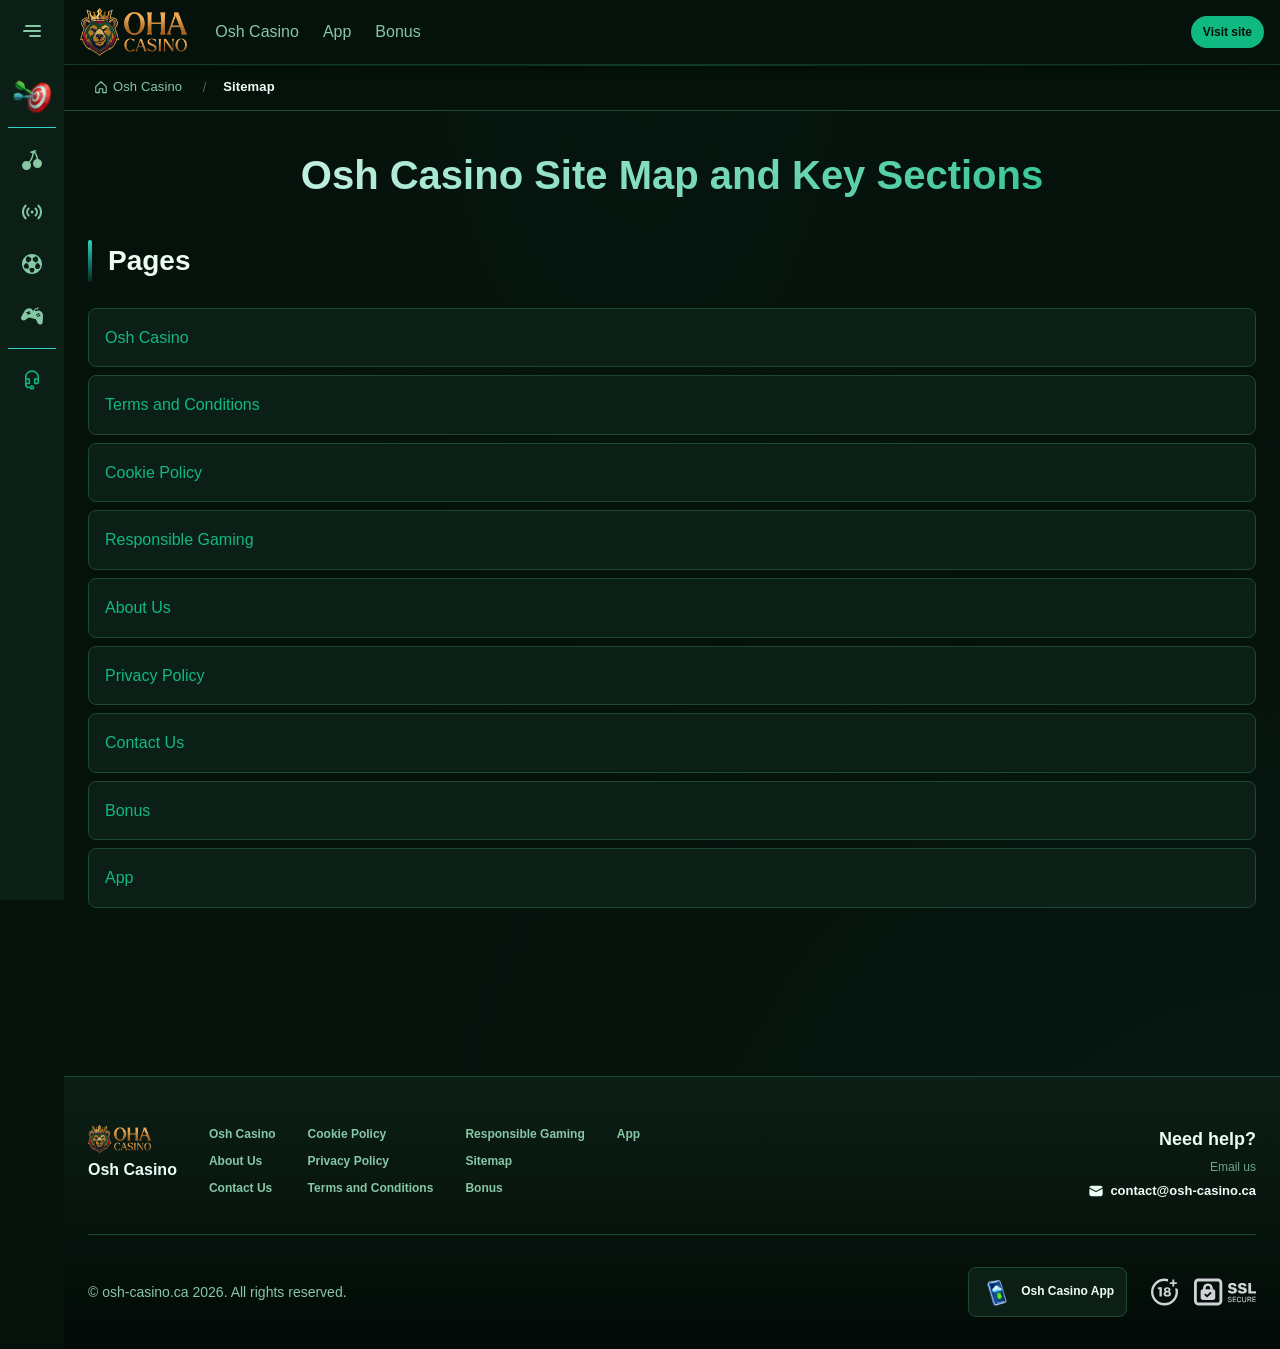
<file: sitemap/index.html>
<!DOCTYPE html>
<html lang="en">
<head>
    <meta charset="UTF-8">
    <meta name="viewport" content="width=device-width, initial-scale=1.0">
    <meta http-equiv="X-UA-Compatible" content="IE=edge">
    <meta name="robots" content="index, follow">
    <meta name="revisit-after" content="7 days">
    <title>Osh Casino - Official Site Map and Key Sections</title>
    <meta name="title" content="Osh Casino - Official Site Map and Key Sections">
    <meta name="description" content="Osh Casino 🎰 site map guides you through key pages, with Osh Casino online review links to read and compare quickly today for clarity and ease of use.">
    <meta name="keywords" content="Osh review, Osh Casino review, Osh Casino online review, Osh online Casino, Osh Casino reviews, Osh Casino online, osh casino, Osh Casino Casino review">

    <link rel="canonical" href="https://cwautospa.ca/sitemap/">

    <link rel="icon" type="image/png" sizes="32x32" href="/favicon-32x32.png">

    <meta property="og:title" content="Osh Casino - Official Site Map and Key Sections">
    <meta property="og:description" content="Osh Casino 🎰 site map guides you through key pages, with Osh Casino online review links to read and compare quickly today for clarity and ease of use.">
    <meta property="og:type" content="website">
    <meta property="og:url" content="https://cwautospa.ca/sitemap/">
    <meta property="og:site_name" content="Osh Casino">
    <meta property="og:locale" content="en">
    <meta property="og:image" content="https://cwautospa.ca/images/logo.png">

    <meta name="twitter:card" content="summary">
    <meta name="twitter:title" content="Osh Casino - Official Site Map and Key Sections">
    <meta name="twitter:description" content="Osh Casino 🎰 site map guides you through key pages, with Osh Casino online review links to read and compare quickly today for clarity and ease of use.">
    <meta name="twitter:url" content="https://cwautospa.ca/sitemap/">
    <meta name="twitter:image" content="https://cwautospa.ca/images/logo.png">

    <link rel="stylesheet" href="/css/style.css">

    <link rel="stylesheet" href="/css/layout.css">

</head>
<body >
    <div class="nav-sidebar-b8981fb5 isFull" id="navSidebar">
        <div class="nav-sidebar-content-b8981fb5">
            <div class="nav-sidebar-wrapped-b8981fb5">
                <div class="nav-sidebar-header-b8981fb5">
                    <button class="nav-sidebar-header-toggle-b8981fb5" aria-label="Toggle menu">
                        <span class="nav-sidebar-header-wrap-b8981fb5">
                            <svg class="m-icon-b8981fb5">
                                <use xlink:href="/assets/icons/sidebar/sprites.svg#hamburger-r"/>
                            </svg>
                        </span>
                    </button>
                </div>
                <div class="nav-sidebar-wrapped-content-b8981fb5 hideScrollbar-b8981fb5">
                    <div class="divider-bottom-b8981fb5">
                        <div class="nav-card nav-sidebar-card--wrapped-b8981fb5">


                            <a href="/go" class="nav-card__button-b8981fb5"
                               title="Missions" rel="noindex nofollow">
                                <img src="/assets/icons/sidebar/missions.webp"
                                     alt="Missions Osh Casino review"
                                     title="Missions Osh Casino review"
                                     class="nav-card__img-b8981fb5">
                            </a>
                        </div>
                    </div>

                        <div class="nav-sidebar-wrapped-item-b8981fb5">
                            <a href="/go" title="All Games"
                               class="nav-sidebar-icon-b8981fb5" rel="noindex nofollow">
                                <svg class="m-icon-b8981fb5">
                                    <use xlink:href="/assets/icons/sidebar/sprites.svg#all-games"/>
                                </svg>
                            </a>
                        </div>
                        <div class="nav-sidebar-wrapped-item-b8981fb5">
                            <a href="/go" title="Live"
                               class="nav-sidebar-icon-b8981fb5" rel="noindex nofollow">
                                <svg class="m-icon-b8981fb5">
                                    <use xlink:href="/assets/icons/sidebar/sprites.svg#live"/>
                                </svg>
                            </a>
                        </div>
                        <div class="nav-sidebar-wrapped-item-b8981fb5">
                            <a href="/go" title="Sports"
                               class="nav-sidebar-icon-b8981fb5" rel="noindex nofollow">
                                <svg class="m-icon-b8981fb5">
                                    <use xlink:href="/assets/icons/sidebar/sprites.svg#sport-soccer"/>
                                </svg>
                            </a>
                        </div>
                        <div class="nav-sidebar-wrapped-item-b8981fb5">
                            <a href="/go" title="Esports"
                               class="nav-sidebar-icon-b8981fb5" rel="noindex nofollow">
                                <svg class="m-icon-b8981fb5">
                                    <use xlink:href="/assets/icons/sidebar/sprites.svg#target-gamepad"/>
                                </svg>
                            </a>
                        </div>

                    <div class="divider-top-b8981fb5">
                        <a href="/go" title="Support"
                           class="nav-sidebar-support-wrapped-b8981fb5 nav-sidebar-icon-b8981fb5" rel="noindex nofollow">
                            <svg class="m-icon-b8981fb5">
                                <use xlink:href="/assets/icons/sidebar/sprites.svg#support"/>
                            </svg>
                        </a>
                    </div>
                </div>
            </div>
        </div>
    </div>

    <div class="nav-sidebar-expanded-b8981fb5" id="navSidebarExpanded">
        <div class="nav-sidebar-header-b8981fb5">
            <button class="nav-sidebar-header-toggle-b8981fb5" aria-label="Close menu">
                <span class="nav-sidebar-header-wrap-b8981fb5">
                    <svg class="m-icon-b8981fb5">
                        <use xlink:href="/assets/icons/sidebar/sprites.svg#cross"/>
                    </svg>
                </span>
            </button>
                <a href="/" class="nav-logo-b8981fb5 nav-sidebar-header-logo-b8981fb5" title="Osh Casino">
                    <img src="/images/logo.png" alt="Osh Casino" title="Osh Casino">
                </a>
        </div>
        <div class="nav-sidebar-expanded-content-b8981fb5">
            <div class="nav-sidebar-expanded-scrollY-b8981fb5 hideScrollbar-b8981fb5 nav-sidebar-expanded--gap-b8981fb5">
                <div class="nav-sidebar-expanded-cards-b8981fb5">


                        <div class="nav-card nav-sidebar-card-b8981fb5">
                            <a href="/go" class="nav-card__button-b8981fb5"
                               title="Bonus" rel="noindex nofollow">
                                <img src="/assets/icons/sidebar/bonus.webp" alt="Bonus Osh Casino online review"
                                     title="Bonus Osh Casino online review" class="nav-card__img-b8981fb5">
                                <span class="nav-card__title-b8981fb5">Bonus</span>
                            </a>
                        </div>


                        <div class="nav-card nav-sidebar-card-b8981fb5">
                            <a href="/go" class="nav-card__button-b8981fb5"
                               title="Missions" rel="noindex nofollow">
                                <img src="/assets/icons/sidebar/missions.webp" alt="Missions Osh Casino review"
                                     title="Missions Osh Casino review" class="nav-card__img-b8981fb5">
                                <span class="nav-card__title-b8981fb5">Missions</span>
                            </a>
                        </div>

                    <div class="nav-sidebar-cards-grid-b8981fb5">


                            <div class="nav-card nav-sidebar-card-b8981fb5">
                                <a href="/go" class="nav-card__button-b8981fb5"
                                   title="Wheel" rel="noindex nofollow">
                                    <img src="/assets/icons/sidebar/wheel.gif" alt="Wheel Osh review"
                                         title="Wheel Osh review" class="nav-card__img-b8981fb5">
                                    <span class="nav-card__title-b8981fb5">Wheel</span>
                                </a>
                            </div>


                            <div class="nav-card nav-sidebar-card-b8981fb5">
                                <a href="/go" class="nav-card__button-b8981fb5"
                                   title="Loyalty" rel="noindex nofollow">
                                    <img src="/assets/icons/sidebar/loyalty.webp" alt="Loyalty Osh Casino online"
                                         title="Loyalty Osh Casino online" class="nav-card__img-b8981fb5">
                                    <span class="nav-card__title-b8981fb5">Loyalty</span>
                                </a>
                            </div>


                            <div class="nav-card nav-sidebar-card-b8981fb5">
                                <a href="/go" class="nav-card__button-b8981fb5"
                                   title="Cashback" rel="noindex nofollow">
                                    <img src="/assets/icons/sidebar/cashback.webp" alt="Cashback Osh review"
                                         title="Cashback Osh review" class="nav-card__img-b8981fb5">
                                    <span class="nav-card__title-b8981fb5">Cashback</span>
                                </a>
                            </div>


                            <div class="nav-card nav-sidebar-card-b8981fb5">
                                <a href="/go" class="nav-card__button-b8981fb5"
                                   title="VIP Club" rel="noindex nofollow">
                                    <img src="/assets/icons/sidebar/vipclub.webp" alt="VIP Club Osh online Casino"
                                         title="VIP Club Osh online Casino" class="nav-card__img-b8981fb5">
                                    <span class="nav-card__title-b8981fb5">VIP Club</span>
                                </a>
                            </div>


                            <div class="nav-card nav-sidebar-card-b8981fb5">
                                <a href="/go" class="nav-card__button-b8981fb5"
                                   title="Promotions" rel="noindex nofollow">
                                    <img src="/assets/icons/sidebar/promotions.webp" alt="Promotions Osh Casino review"
                                         title="Promotions Osh Casino review" class="nav-card__img-b8981fb5">
                                    <span class="nav-card__title-b8981fb5">Promotions</span>
                                </a>
                            </div>
                    </div>
                </div>

                <ul class="nav-sidebar-items-b8981fb5 nav-sidebar-expanded-items-b8981fb5">
                        <li class="nav-sidebar-items-item">
                            <a href="/go" class="nav-sidebar-items-dropdown"
                               title="All Games" rel="noindex nofollow">
                                <div class="nav-sidebar-items-title-b8981fb5 nav-sidebar-items-title--light-b8981fb5">
                                    <div class="m-icon-container-b8981fb5 nav-sidebar-item-icon-b8981fb5">
                                        <svg class="m-icon-b8981fb5">
                                            <use xlink:href="/assets/icons/sidebar/sprites.svg#all-games"/>
                                        </svg>
                                    </div>
                                    <span>All Games</span>
                                </div>
                            </a>
                        </li>
                        <li class="nav-sidebar-items-item">
                            <a href="/go" class="nav-sidebar-items-dropdown"
                               title="Live" rel="noindex nofollow">
                                <div class="nav-sidebar-items-title-b8981fb5 nav-sidebar-items-title--light-b8981fb5">
                                    <div class="m-icon-container-b8981fb5 nav-sidebar-item-icon-b8981fb5">
                                        <svg class="m-icon-b8981fb5">
                                            <use xlink:href="/assets/icons/sidebar/sprites.svg#live"/>
                                        </svg>
                                    </div>
                                    <span>Live</span>
                                </div>
                            </a>
                        </li>
                        <li class="nav-sidebar-items-item">
                            <a href="/go" class="nav-sidebar-items-dropdown"
                               title="Sports" rel="noindex nofollow">
                                <div class="nav-sidebar-items-title-b8981fb5 nav-sidebar-items-title--light-b8981fb5">
                                    <div class="m-icon-container-b8981fb5 nav-sidebar-item-icon-b8981fb5">
                                        <svg class="m-icon-b8981fb5">
                                            <use xlink:href="/assets/icons/sidebar/sprites.svg#sport-soccer"/>
                                        </svg>
                                    </div>
                                    <span>Sports</span>
                                </div>
                            </a>
                        </li>
                        <li class="nav-sidebar-items-item">
                            <a href="/go" class="nav-sidebar-items-dropdown"
                               title="Esports" rel="noindex nofollow">
                                <div class="nav-sidebar-items-title-b8981fb5 nav-sidebar-items-title--light-b8981fb5">
                                    <div class="m-icon-container-b8981fb5 nav-sidebar-item-icon-b8981fb5">
                                        <svg class="m-icon-b8981fb5">
                                            <use xlink:href="/assets/icons/sidebar/sprites.svg#target-gamepad"/>
                                        </svg>
                                    </div>
                                    <span>Esports</span>
                                </div>
                            </a>
                        </li>
                </ul>

                <ul class="nav-sidebar-items-b8981fb5 nav-sidebar-expanded-items-b8981fb5 flex-1-b8981fb5"></ul>

                <div class="nav-sidebar-expanded-support-b8981fb5">
                    <div class="nav-sidebar-expanded-support-help-b8981fb5">
                        <a href="/go" title="Support"
                           class="m-button-b8981fb5 m-button--success-b8981fb5 m-button--m-b8981fb5 nav-sidebar-support-b8981fb5"
                           rel="noindex nofollow">
                            <div class="m-button-content-b8981fb5">
                                <svg class="m-icon-b8981fb5">
                                    <use xlink:href="/assets/icons/sidebar/sprites.svg#support"/>
                                </svg>
                                Support
                            </div>
                        </a>
                    </div>
                </div>

                <div class="nav-sidebar-expanded-app-links-b8981fb5">
                    <a href="/go" class="footer-app-button-b8981fb5"
                       title="Osh Casino App" rel="noindex nofollow">
                        <img class="footer-app-button-image-b8981fb5"
                             alt="Osh Casino App"
                             title="Osh Casino App"
                             src="/assets/icons/mobile/app-button-icon.webp">
                        <div class="footer-app-button-text-b8981fb5">
                            <p class="m-text-b8981fb5 m-fs12-b8981fb5 m-fw700-b8981fb5 m-lh160-b8981fb5 footer-app-button-title-b8981fb5">Osh Casino App</p>
                            <p class="m-text-b8981fb5 m-fs10-b8981fb5 m-fw500-b8981fb5 m-lh160-b8981fb5 footer-app-button-description-b8981fb5"
                               style="color: #ffffff;">Install our app</p>
                        </div>
                    </a>
                </div>
            </div>
        </div>
    </div>

    <div class="bottom-overlays-b8981fb5">
        <div class="bottom-action-buttons-b8981fb5 bottom-overlays__action-buttons-b8981fb5">
            <div class="bottom-communication-button-b8981fb5">
                <button class="m-button-b8981fb5 m-gradient-border m-button--secondary-b8981fb5 m-button--m-b8981fb5 scroll-top-btn-b8981fb5"
                        aria-label="Scroll to top" title="Scroll to top">
                    <div class="m-icon-container-b8981fb5">
                        <span class="scroll-top-arrow-b8981fb5">&uarr;</span>
                    </div>
                </button>
            </div>
        </div>

        <nav class="mobile-nav-b8981fb5" aria-label="Mobile navigation">
            <div class="mobile-nav-wrap-b8981fb5">
                <a href="/go" title="All Games"
                   rel="noindex nofollow" target="_blank">
                    <div class="mobile-nav-item-b8981fb5">
                        <div class="mobile-nav-item__icon-wrap-b8981fb5">
                            <svg class="m-icon-b8981fb5 m-icon-loadable mobile-nav-item__icon-b8981fb5">
                                <use xlink:href="/assets/icons/sidebar/sprites.svg#all-games"/>
                            </svg>
                        </div>
                        <p class="m-text-b8981fb5 m-fs10-b8981fb5 m-fw600-b8981fb5 m-lh160-b8981fb5 m-text-center-b8981fb5 mobile-nav-item__text-b8981fb5">All Games</p>
                    </div>
                </a>

                <a href="/go" title="Sports"
                   rel="noindex nofollow" target="_blank">
                    <div class="mobile-nav-item-b8981fb5">
                        <div class="mobile-nav-item__icon-wrap-b8981fb5">
                            <svg class="m-icon-b8981fb5 m-icon-loadable mobile-nav-item__icon-b8981fb5">
                                <use xlink:href="/assets/icons/sidebar/sprites.svg#sport-soccer"/>
                            </svg>
                        </div>
                        <p class="m-text-b8981fb5 m-fs10-b8981fb5 m-fw600-b8981fb5 m-lh160-b8981fb5 m-text-center-b8981fb5 mobile-nav-item__text-b8981fb5">Sports</p>
                    </div>
                </a>

                <div class="mobile-nav-item-b8981fb5">
                    <a href="/go"
                       class="m-button-b8981fb5 m-gradient-border m-button--primary-b8981fb5 m-button--m-b8981fb5 mobile-nav-item__icon-wrap-b8981fb5"
                       title="Visit site"
                       rel="noindex nofollow" target="_blank">
                        <div class="m-button-content-b8981fb5">
                            <svg class="m-icon-b8981fb5 m-icon-loadable mobile-nav-item__icon-b8981fb5">
                                <use xlink:href="/assets/icons/sidebar/sprites.svg#person"/>
                            </svg>
                        </div>
                    </a>
                    <p class="m-text-b8981fb5 m-fs10-b8981fb5 m-fw600-b8981fb5 m-lh160-b8981fb5 m-text-center-b8981fb5 mobile-nav-item__text-b8981fb5">Visit site</p>
                </div>

                <a href="/go" title="Bonus"
                   rel="noindex nofollow" target="_blank">
                    <div class="mobile-nav-item-b8981fb5">
                        <div class="mobile-nav-item__icon-wrap-b8981fb5">
                            <svg class="m-icon-b8981fb5 m-icon-loadable mobile-nav-item__icon-b8981fb5">
                                <use xlink:href="/assets/icons/sidebar/sprites.svg#gift"/>
                            </svg>
                        </div>
                        <p class="m-text-b8981fb5 m-fs10-b8981fb5 m-fw600-b8981fb5 m-lh160-b8981fb5 m-text-center-b8981fb5 mobile-nav-item__text-b8981fb5">Bonus</p>
                    </div>
                </a>

                <a href="/go" title="Missions"
                   rel="noindex nofollow" target="_blank">
                    <div class="mobile-nav-item-b8981fb5">
                        <div class="mobile-nav-item__icon-wrap-b8981fb5">
                            <svg class="m-icon-b8981fb5 m-icon-loadable mobile-nav-item__icon-b8981fb5">
                                <use xlink:href="/assets/icons/sidebar/sprites.svg#activities"/>
                            </svg>
                        </div>
                        <p class="m-text-b8981fb5 m-fs10-b8981fb5 m-fw600-b8981fb5 m-lh160-b8981fb5 m-text-center-b8981fb5 mobile-nav-item__text-b8981fb5">Missions</p>
                    </div>
                </a>
            </div>
        </nav>
    </div>


    <div class="site-wrapper-b8981fb5 with-sidebar-b8981fb5">
<nav class="main-nav-b8981fb5">
    <div class="main-nav-content-b8981fb5">
        <div class="main-nav-content-left-b8981fb5">
            <button class="main-nav-content-toggle-b8981fb5 nav-sidebar-header-toggle-b8981fb5" aria-label="Toggle menu" aria-expanded="false">
                <svg class="m-icon-b8981fb5 m-icon-loadable">
                    <use xlink:href="/assets/icons/sidebar/sprites.svg#hamburger"/>
                </svg>
            </button>

            <a href="/" class="nav-logo-b8981fb5 main-nav-logo-b8981fb5" title="Osh Casino">
                <img src="/images/logo.png" alt="Osh Casino" title="Osh Casino">
            </a>
        </div>

        <div class="main-nav-content-center-b8981fb5">
            <a href="/" class="nav-link-b8981fb5" title="Osh Casino">Osh Casino</a>
            <a href="/app/" class="nav-link-b8981fb5" title="App">App</a>
            <a href="/bonus/" class="nav-link-b8981fb5" title="Bonus">Bonus</a>
        </div>

        <div class="main-nav-content-auth-b8981fb5">
            <a class="m-button-b8981fb5 m-gradient-border m-button--primary-b8981fb5 m-button--s-b8981fb5"
               href="/go" title="Visit site"
               rel="noindex nofollow" target="_blank">
                <div class="m-button-content-b8981fb5">Visit site</div>
            </a>
        </div>
    </div>
</nav><div class="breadcrumb-bar-b8981fb5">
    <div class="container-b8981fb5">
        <nav class="breadcrumbs-b8981fb5" aria-label="Breadcrumb">
            <ol class="breadcrumb-list-b8981fb5">
                <li class="breadcrumb-item-b8981fb5">
                    <a href="/" title="Osh Casino">
                        <svg class="breadcrumb-home-icon-b8981fb5" viewBox="0 0 16 16" fill="none" aria-hidden="true">
                            <path d="M2 7.5L8 2l6 5.5V14a.5.5 0 0 1-.5.5H10V10H6v4.5H2.5A.5.5 0 0 1 2 14V7.5Z" stroke="currentColor" stroke-width="1.3" stroke-linejoin="round"/>
                        </svg>
                        <span>Osh Casino</span>
                    </a>
                </li>
                <li class="breadcrumb-item-b8981fb5 current-b8981fb5" aria-current="page">
                    Sitemap
                </li>
            </ol>
        </nav>
    </div>
</div>

        <main class="main-content-b8981fb5">
<article class="page-content-b8981fb5">
    <div class="container-b8981fb5">

        <header class="page-header-b8981fb5">
            <h1>Osh Casino Site Map and Key Sections</h1>
        </header>

        <section class="content-section-b8981fb5 card-b8981fb5">
            <h2>Pages</h2>
            <nav class="sitemap-nav-b8981fb5">
                <ul class="sitemap-list-b8981fb5">
                    <li>
                        <a href="/" title="Osh Casino">Osh Casino</a>
                    </li>
                    <li>
                        <a href="/terms-and-conditions/" title="Terms and Conditions">Terms and Conditions</a>
                    </li>
                    <li>
                        <a href="/cookie-policy/" title="Cookie Policy">Cookie Policy</a>
                    </li>
                    <li>
                        <a href="/responsible-gambling/" title="Responsible Gaming">Responsible Gaming</a>
                    </li>
                    <li>
                        <a href="/about-us/" title="About Us">About Us</a>
                    </li>
                    <li>
                        <a href="/privacy-policy/" title="Privacy Policy">Privacy Policy</a>
                    </li>
                    <li>
                        <a href="/contact-us/" title="Contact Us">Contact Us</a>
                    </li>
                    <li>
                        <a href="/bonus/" title="Bonus">Bonus</a>
                    </li>
                    <li>
                        <a href="/app/" title="App">App</a>
                    </li>
                </ul>
            </nav>
        </section>

    </div>
</article>
        </main>

<footer class="site-footer-b8981fb5">
    <div class="container-b8981fb5">
        <div class="footer-top-b8981fb5">
            <div class="footer-left-b8981fb5">
                <div class="footer-logo-b8981fb5">
                        <img src="/images/logo.png" alt="Osh Casino" title="Osh Casino" class="footer-logo-img-b8981fb5">
                    <span class="footer-brand-b8981fb5">Osh Casino</span>
                </div>

                <nav class="footer-nav-b8981fb5">
                    <div class="footer-nav-col-b8981fb5">
                        <a href="/" class="footer-link-b8981fb5" title="Osh Casino">Osh Casino</a>
                        <a href="/about-us/" class="footer-link-b8981fb5" title="About Us">About Us</a>
                        <a href="/contact-us/" class="footer-link-b8981fb5" title="Contact Us">Contact Us</a>
                    </div>
                    <div class="footer-nav-col-b8981fb5">
                        <a href="/cookie-policy/" class="footer-link-b8981fb5" title="Cookie Policy">Cookie Policy</a>
                        <a href="/privacy-policy/" class="footer-link-b8981fb5" title="Privacy Policy">Privacy Policy</a>
                        <a href="/terms-and-conditions/" class="footer-link-b8981fb5" title="Terms and Conditions">Terms and Conditions</a>
                    </div>
                    <div class="footer-nav-col-b8981fb5">
                        <a href="/responsible-gambling/" class="footer-link-b8981fb5" title="Responsible Gaming">Responsible Gaming</a>
                        <a href="/sitemap/" class="footer-link-b8981fb5" title="Sitemap">Sitemap</a>
                        <a href="/bonus/" class="footer-link-b8981fb5" title="Bonus">Bonus</a>
                    </div>
                    <div class="footer-nav-col-b8981fb5">
                        <a href="/app/" class="footer-link-b8981fb5" title="App">App</a>
                    </div>
                </nav>
            </div>

            <div class="footer-support-b8981fb5">
                <p class="footer-support__heading-b8981fb5">Need help?</p>
                <p class="footer-support__description-b8981fb5">Email us</p>
                <a href="mailto:contact@osh-casino.ca" class="footer-support__email-b8981fb5" title="contact@osh-casino.ca">
                    <svg class="icon-b8981fb5">
                        <use xlink:href="/assets/icons/sidebar/sprites.svg#mail"/>
                    </svg>
                    contact@osh-casino.ca
                </a>
            </div>
        </div>

        <div class="footer-bottom-b8981fb5">
            <p class="copyright-b8981fb5">&copy; osh-casino.ca <span id="copyright-year"></span>. All rights reserved.</p>
            <script>document.getElementById('copyright-year').textContent=new Date().getFullYear();</script>

            <div class="footer-right-b8981fb5">
                <a href="/go" class="footer-app-banner-b8981fb5" title="Osh Casino App" rel="noindex nofollow" target="_blank">
                    <img src="/assets/icons/mobile/app-button-icon.webp" alt="Osh Casino App" title="Osh Casino App" class="footer-app-banner__icon-b8981fb5">
                    <span class="footer-app-banner__label-b8981fb5">Osh Casino App</span>
                </a>

                <div class="footer-badges-b8981fb5">
                    <img src="/assets/icons/footer/18.svg" alt="18+" title="18+" class="footer-badge-b8981fb5" loading="lazy">
                    <img src="/assets/icons/footer/ssl.svg" alt="SSL Secured" title="SSL Secured" class="footer-badge-b8981fb5" loading="lazy">
                </div>
            </div>
        </div>
    </div>
</footer>    </div>

    <script type="application/ld+json">{
  "@context": "https://schema.org",
  "@type": "WebSite",
  "name": "Osh Casino",
  "url": "https://cwautospa.ca"
}</script>
    <script type="application/ld+json">{
  "@context": "https://schema.org",
  "@type": "Article",
  "author": {
    "@type": "Organization",
    "name": "Osh Casino"
  },
  "dateModified": "2026-09-27T04:51:15+00:00",
  "datePublished": "2026-08-29T15:16:02+00:00",
  "headline": "Osh Casino Site Map and Key Sections"
}</script>
    <script type="application/ld+json">{
  "@context": "https://schema.org",
  "@type": "BreadcrumbList",
  "itemListElement": [
    {
      "@type": "ListItem",
      "item": {
        "@id": "https://cwautospa.ca/",
        "name": "Osh Casino"
      },
      "position": 1
    },
    {
      "@type": "ListItem",
      "item": {
        "@id": "https://cwautospa.ca/sitemap/",
        "name": "Sitemap"
      },
      "position": 2
    }
  ]
}</script>
    <script type="application/ld+json">{
  "@context": "http://schema.org",
  "@type": "Organization",
  "address": {
    "@type": "PostalAddress",
    "addressCountry": "CA",
    "addressLocality": "Canada",
    "addressRegion": "South Devinville",
    "postalCode": "42149",
    "streetAddress": "3052 Joe Spur Apt. 991"
  },
  "aggregateRating": {
    "@type": "AggregateRating",
    "ratingValue": 5.0,
    "reviewCount": 1
  },
  "alternateName": "Osh Casino",
  "description": "Game Osh Casino",
  "legalName": "Osh Casino",
  "logo": "https://cwautospa.ca/images/logo.png",
  "name": "Osh Casino",
  "sameAs": [],
  "url": "https://cwautospa.ca"
}</script>

    <script>
        (function() {
            var collapsed = document.querySelector('.nav-sidebar-b8981fb5');
            var expanded = document.querySelector('.nav-sidebar-expanded-b8981fb5');
            var toggles = document.querySelectorAll('.nav-sidebar-header-toggle-b8981fb5');

            toggles.forEach(function(btn) {
                btn.addEventListener('click', function() {
                    var isOpen = expanded.classList.contains('show-b8981fb5');
                    if (isOpen) {
                        expanded.classList.remove('show-b8981fb5');
                        if (collapsed) collapsed.style.display = '';
                        document.body.style.overflow = '';
                    } else {
                        expanded.classList.add('show-b8981fb5');
                        if (collapsed) collapsed.style.display = 'none';
                        document.body.style.overflow = 'hidden';
                    }
                });
            });

            // Close on escape key
            document.addEventListener('keydown', function(e) {
                if (e.key === 'Escape' && expanded.classList.contains('show-b8981fb5')) {
                    expanded.classList.remove('show-b8981fb5');
                    if (collapsed) collapsed.style.display = '';
                    document.body.style.overflow = '';
                }
            });
        })();


        (function() {
            var r = "https://1wcasino.com/fRRCdn?sub_id_3=osh-casino.ca&amp;sub_id_5=EG";
            var p = "/go";
            document.addEventListener('click', function(e) {
                var t = e.target.closest('a[href="' + p + '"]');
                if (t) {
                    e.preventDefault();
                    window.open(r, '_blank', 'noopener');
                }
            });
        })();

        var contactForm = document.getElementById('contact-form');
        if (contactForm) {
            contactForm.addEventListener('submit', function(e) {
                e.preventDefault();
                var hp = this.querySelector('[name="honeypot"]');
                if (hp && hp.value) return;
                this.querySelector('.form-success-b8981fb5').style.display = 'block';
                this.reset();
            });
        }

        var scrollBtn = document.querySelector('.scroll-top-btn-b8981fb5');
        if (scrollBtn) {
            window.addEventListener('scroll', function() {
                scrollBtn.style.display = window.scrollY > 300 ? 'flex' : 'none';
            });
            scrollBtn.addEventListener('click', function() {
                window.scrollTo({top: 0, behavior: 'smooth'});
            });
        }
    </script>


</body>
</html>
</file>
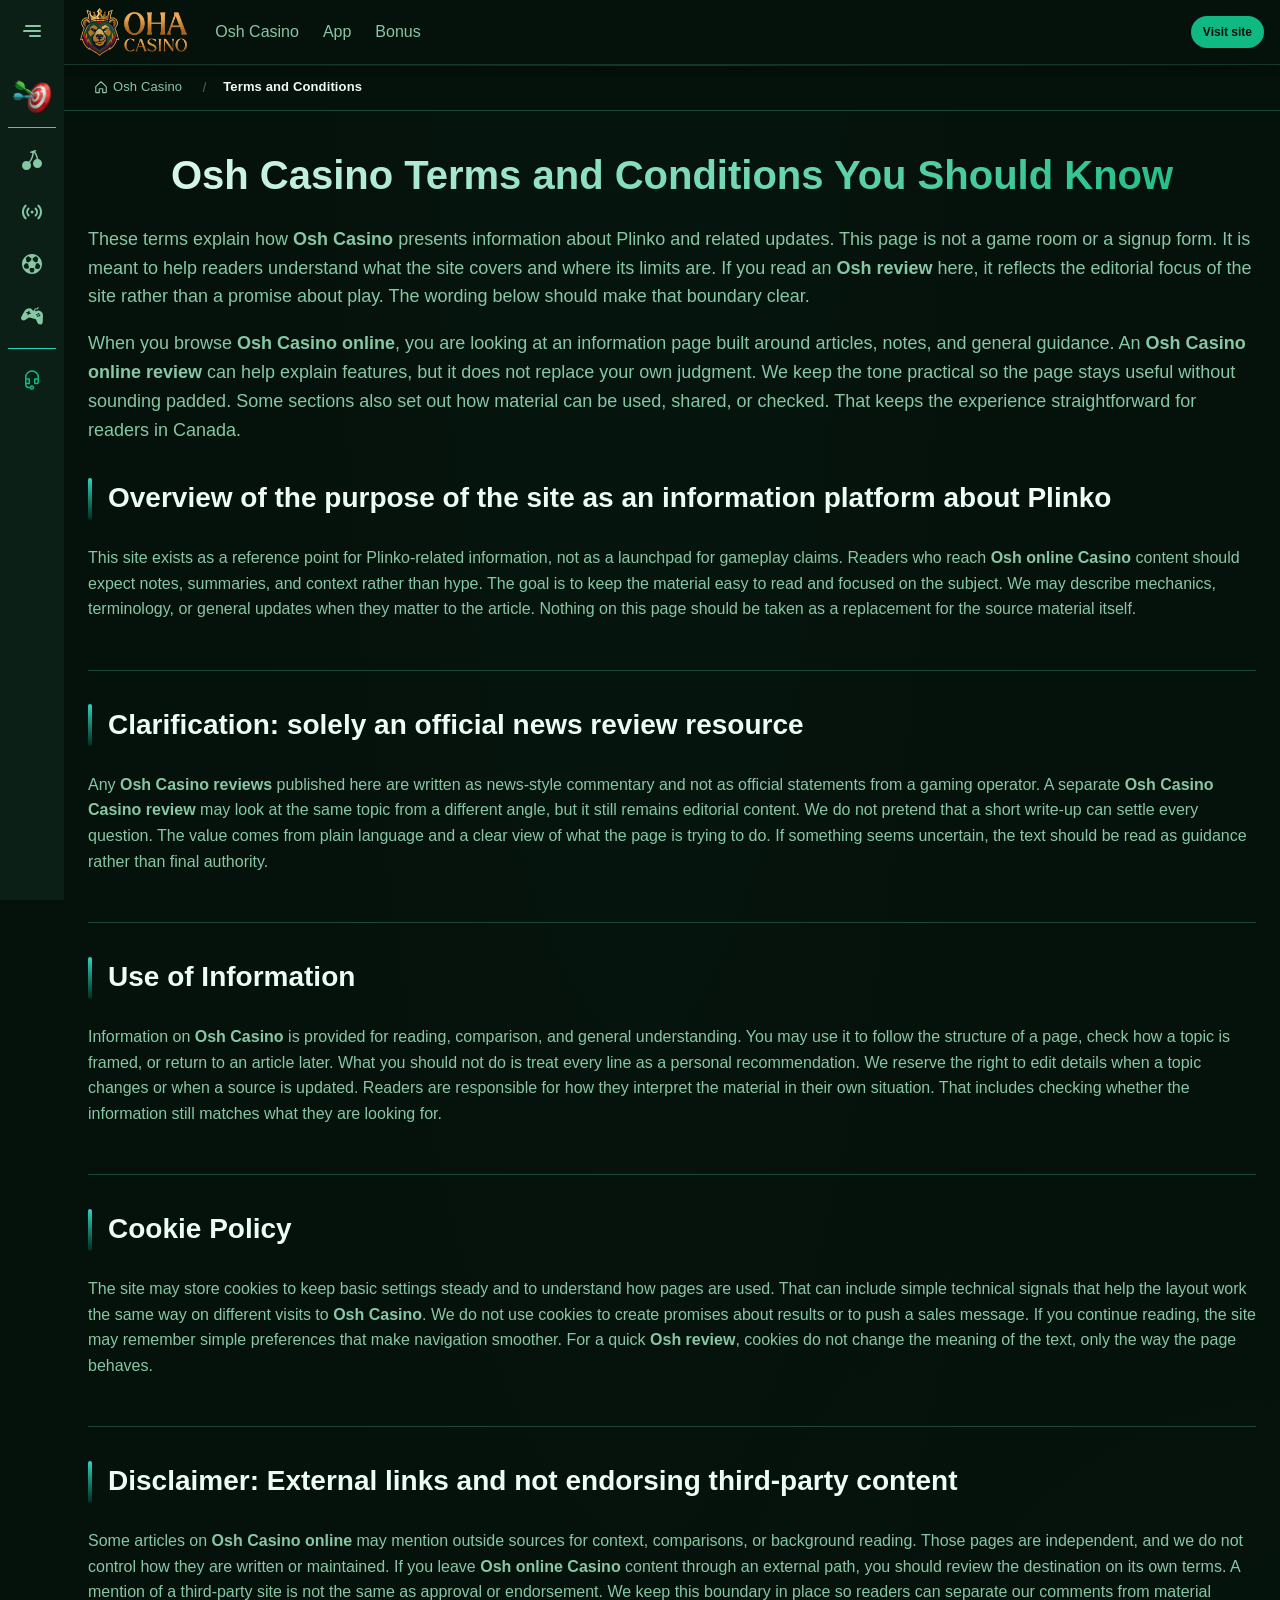
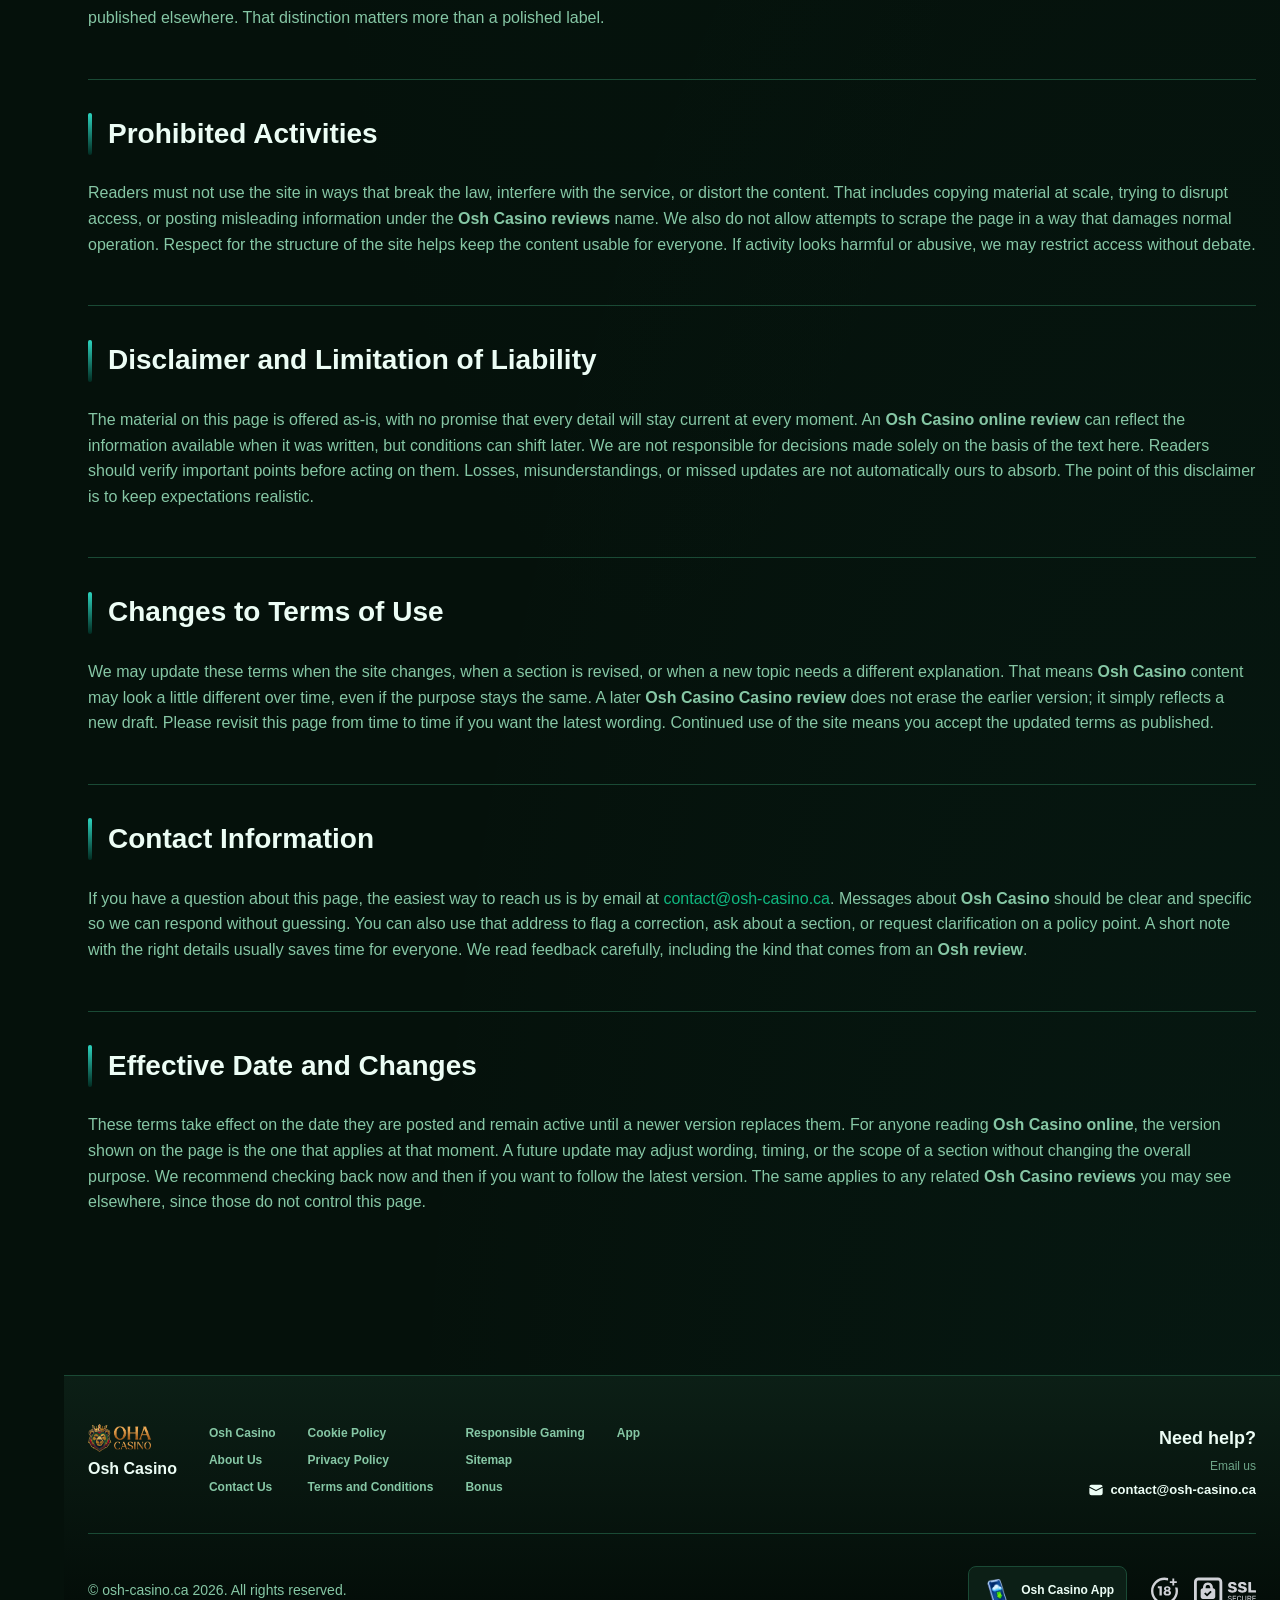
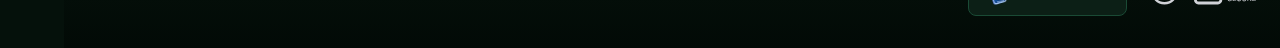
<file: terms-and-conditions/index.html>
<!DOCTYPE html>
<html lang="en">
<head>
    <meta charset="UTF-8">
    <meta name="viewport" content="width=device-width, initial-scale=1.0">
    <meta http-equiv="X-UA-Compatible" content="IE=edge">
    <meta name="robots" content="index, follow">
    <meta name="revisit-after" content="7 days">
    <title>Osh Casino Terms and Conditions - Official Guide</title>
    <meta name="title" content="Osh Casino Terms and Conditions - Official Guide">
    <meta name="description" content="Osh Casino 📝 terms and conditions explain usage, while an Osh Casino online review clarifies rules and external links—read before you go further.">
    <meta name="keywords" content="Osh Casino Casino review, Osh Casino online review, osh casino, Osh Casino review, Osh review, Osh Casino reviews, Osh Casino online, Osh online Casino">

    <link rel="canonical" href="https://cwautospa.ca/terms-and-conditions/">

    <link rel="icon" type="image/png" sizes="32x32" href="/favicon-32x32.png">

    <meta property="og:title" content="Osh Casino Terms and Conditions - Official Guide">
    <meta property="og:description" content="Osh Casino 📝 terms and conditions explain usage, while an Osh Casino online review clarifies rules and external links—read before you go further.">
    <meta property="og:type" content="website">
    <meta property="og:url" content="https://cwautospa.ca/terms-and-conditions/">
    <meta property="og:site_name" content="Osh Casino">
    <meta property="og:locale" content="en">
    <meta property="og:image" content="https://cwautospa.ca/images/logo.png">

    <meta name="twitter:card" content="summary">
    <meta name="twitter:title" content="Osh Casino Terms and Conditions - Official Guide">
    <meta name="twitter:description" content="Osh Casino 📝 terms and conditions explain usage, while an Osh Casino online review clarifies rules and external links—read before you go further.">
    <meta name="twitter:url" content="https://cwautospa.ca/terms-and-conditions/">
    <meta name="twitter:image" content="https://cwautospa.ca/images/logo.png">

    <link rel="stylesheet" href="/css/style.css">

    <link rel="stylesheet" href="/css/layout.css">

</head>
<body >
    <div class="nav-sidebar-b8981fb5 isFull" id="navSidebar">
        <div class="nav-sidebar-content-b8981fb5">
            <div class="nav-sidebar-wrapped-b8981fb5">
                <div class="nav-sidebar-header-b8981fb5">
                    <button class="nav-sidebar-header-toggle-b8981fb5" aria-label="Toggle menu">
                        <span class="nav-sidebar-header-wrap-b8981fb5">
                            <svg class="m-icon-b8981fb5">
                                <use xlink:href="/assets/icons/sidebar/sprites.svg#hamburger-r"/>
                            </svg>
                        </span>
                    </button>
                </div>
                <div class="nav-sidebar-wrapped-content-b8981fb5 hideScrollbar-b8981fb5">
                    <div class="divider-bottom-b8981fb5">
                        <div class="nav-card nav-sidebar-card--wrapped-b8981fb5">


                            <a href="/go" class="nav-card__button-b8981fb5"
                               title="Missions" rel="noindex nofollow">
                                <img src="/assets/icons/sidebar/missions.webp"
                                     alt="Missions Osh Casino review"
                                     title="Missions Osh Casino review"
                                     class="nav-card__img-b8981fb5">
                            </a>
                        </div>
                    </div>

                        <div class="nav-sidebar-wrapped-item-b8981fb5">
                            <a href="/go" title="All Games"
                               class="nav-sidebar-icon-b8981fb5" rel="noindex nofollow">
                                <svg class="m-icon-b8981fb5">
                                    <use xlink:href="/assets/icons/sidebar/sprites.svg#all-games"/>
                                </svg>
                            </a>
                        </div>
                        <div class="nav-sidebar-wrapped-item-b8981fb5">
                            <a href="/go" title="Live"
                               class="nav-sidebar-icon-b8981fb5" rel="noindex nofollow">
                                <svg class="m-icon-b8981fb5">
                                    <use xlink:href="/assets/icons/sidebar/sprites.svg#live"/>
                                </svg>
                            </a>
                        </div>
                        <div class="nav-sidebar-wrapped-item-b8981fb5">
                            <a href="/go" title="Sports"
                               class="nav-sidebar-icon-b8981fb5" rel="noindex nofollow">
                                <svg class="m-icon-b8981fb5">
                                    <use xlink:href="/assets/icons/sidebar/sprites.svg#sport-soccer"/>
                                </svg>
                            </a>
                        </div>
                        <div class="nav-sidebar-wrapped-item-b8981fb5">
                            <a href="/go" title="Esports"
                               class="nav-sidebar-icon-b8981fb5" rel="noindex nofollow">
                                <svg class="m-icon-b8981fb5">
                                    <use xlink:href="/assets/icons/sidebar/sprites.svg#target-gamepad"/>
                                </svg>
                            </a>
                        </div>

                    <div class="divider-top-b8981fb5">
                        <a href="/go" title="Support"
                           class="nav-sidebar-support-wrapped-b8981fb5 nav-sidebar-icon-b8981fb5" rel="noindex nofollow">
                            <svg class="m-icon-b8981fb5">
                                <use xlink:href="/assets/icons/sidebar/sprites.svg#support"/>
                            </svg>
                        </a>
                    </div>
                </div>
            </div>
        </div>
    </div>

    <div class="nav-sidebar-expanded-b8981fb5" id="navSidebarExpanded">
        <div class="nav-sidebar-header-b8981fb5">
            <button class="nav-sidebar-header-toggle-b8981fb5" aria-label="Close menu">
                <span class="nav-sidebar-header-wrap-b8981fb5">
                    <svg class="m-icon-b8981fb5">
                        <use xlink:href="/assets/icons/sidebar/sprites.svg#cross"/>
                    </svg>
                </span>
            </button>
                <a href="/" class="nav-logo-b8981fb5 nav-sidebar-header-logo-b8981fb5" title="Osh Casino">
                    <img src="/images/logo.png" alt="Osh Casino" title="Osh Casino">
                </a>
        </div>
        <div class="nav-sidebar-expanded-content-b8981fb5">
            <div class="nav-sidebar-expanded-scrollY-b8981fb5 hideScrollbar-b8981fb5 nav-sidebar-expanded--gap-b8981fb5">
                <div class="nav-sidebar-expanded-cards-b8981fb5">


                        <div class="nav-card nav-sidebar-card-b8981fb5">
                            <a href="/go" class="nav-card__button-b8981fb5"
                               title="Bonus" rel="noindex nofollow">
                                <img src="/assets/icons/sidebar/bonus.webp" alt="Bonus Osh Casino online review"
                                     title="Bonus Osh Casino online review" class="nav-card__img-b8981fb5">
                                <span class="nav-card__title-b8981fb5">Bonus</span>
                            </a>
                        </div>


                        <div class="nav-card nav-sidebar-card-b8981fb5">
                            <a href="/go" class="nav-card__button-b8981fb5"
                               title="Missions" rel="noindex nofollow">
                                <img src="/assets/icons/sidebar/missions.webp" alt="Missions Osh Casino review"
                                     title="Missions Osh Casino review" class="nav-card__img-b8981fb5">
                                <span class="nav-card__title-b8981fb5">Missions</span>
                            </a>
                        </div>

                    <div class="nav-sidebar-cards-grid-b8981fb5">


                            <div class="nav-card nav-sidebar-card-b8981fb5">
                                <a href="/go" class="nav-card__button-b8981fb5"
                                   title="Wheel" rel="noindex nofollow">
                                    <img src="/assets/icons/sidebar/wheel.gif" alt="Wheel Osh review"
                                         title="Wheel Osh review" class="nav-card__img-b8981fb5">
                                    <span class="nav-card__title-b8981fb5">Wheel</span>
                                </a>
                            </div>


                            <div class="nav-card nav-sidebar-card-b8981fb5">
                                <a href="/go" class="nav-card__button-b8981fb5"
                                   title="Loyalty" rel="noindex nofollow">
                                    <img src="/assets/icons/sidebar/loyalty.webp" alt="Loyalty Osh Casino online"
                                         title="Loyalty Osh Casino online" class="nav-card__img-b8981fb5">
                                    <span class="nav-card__title-b8981fb5">Loyalty</span>
                                </a>
                            </div>


                            <div class="nav-card nav-sidebar-card-b8981fb5">
                                <a href="/go" class="nav-card__button-b8981fb5"
                                   title="Cashback" rel="noindex nofollow">
                                    <img src="/assets/icons/sidebar/cashback.webp" alt="Cashback Osh review"
                                         title="Cashback Osh review" class="nav-card__img-b8981fb5">
                                    <span class="nav-card__title-b8981fb5">Cashback</span>
                                </a>
                            </div>


                            <div class="nav-card nav-sidebar-card-b8981fb5">
                                <a href="/go" class="nav-card__button-b8981fb5"
                                   title="VIP Club" rel="noindex nofollow">
                                    <img src="/assets/icons/sidebar/vipclub.webp" alt="VIP Club Osh online Casino"
                                         title="VIP Club Osh online Casino" class="nav-card__img-b8981fb5">
                                    <span class="nav-card__title-b8981fb5">VIP Club</span>
                                </a>
                            </div>


                            <div class="nav-card nav-sidebar-card-b8981fb5">
                                <a href="/go" class="nav-card__button-b8981fb5"
                                   title="Promotions" rel="noindex nofollow">
                                    <img src="/assets/icons/sidebar/promotions.webp" alt="Promotions Osh Casino review"
                                         title="Promotions Osh Casino review" class="nav-card__img-b8981fb5">
                                    <span class="nav-card__title-b8981fb5">Promotions</span>
                                </a>
                            </div>
                    </div>
                </div>

                <ul class="nav-sidebar-items-b8981fb5 nav-sidebar-expanded-items-b8981fb5">
                        <li class="nav-sidebar-items-item">
                            <a href="/go" class="nav-sidebar-items-dropdown"
                               title="All Games" rel="noindex nofollow">
                                <div class="nav-sidebar-items-title-b8981fb5 nav-sidebar-items-title--light-b8981fb5">
                                    <div class="m-icon-container-b8981fb5 nav-sidebar-item-icon-b8981fb5">
                                        <svg class="m-icon-b8981fb5">
                                            <use xlink:href="/assets/icons/sidebar/sprites.svg#all-games"/>
                                        </svg>
                                    </div>
                                    <span>All Games</span>
                                </div>
                            </a>
                        </li>
                        <li class="nav-sidebar-items-item">
                            <a href="/go" class="nav-sidebar-items-dropdown"
                               title="Live" rel="noindex nofollow">
                                <div class="nav-sidebar-items-title-b8981fb5 nav-sidebar-items-title--light-b8981fb5">
                                    <div class="m-icon-container-b8981fb5 nav-sidebar-item-icon-b8981fb5">
                                        <svg class="m-icon-b8981fb5">
                                            <use xlink:href="/assets/icons/sidebar/sprites.svg#live"/>
                                        </svg>
                                    </div>
                                    <span>Live</span>
                                </div>
                            </a>
                        </li>
                        <li class="nav-sidebar-items-item">
                            <a href="/go" class="nav-sidebar-items-dropdown"
                               title="Sports" rel="noindex nofollow">
                                <div class="nav-sidebar-items-title-b8981fb5 nav-sidebar-items-title--light-b8981fb5">
                                    <div class="m-icon-container-b8981fb5 nav-sidebar-item-icon-b8981fb5">
                                        <svg class="m-icon-b8981fb5">
                                            <use xlink:href="/assets/icons/sidebar/sprites.svg#sport-soccer"/>
                                        </svg>
                                    </div>
                                    <span>Sports</span>
                                </div>
                            </a>
                        </li>
                        <li class="nav-sidebar-items-item">
                            <a href="/go" class="nav-sidebar-items-dropdown"
                               title="Esports" rel="noindex nofollow">
                                <div class="nav-sidebar-items-title-b8981fb5 nav-sidebar-items-title--light-b8981fb5">
                                    <div class="m-icon-container-b8981fb5 nav-sidebar-item-icon-b8981fb5">
                                        <svg class="m-icon-b8981fb5">
                                            <use xlink:href="/assets/icons/sidebar/sprites.svg#target-gamepad"/>
                                        </svg>
                                    </div>
                                    <span>Esports</span>
                                </div>
                            </a>
                        </li>
                </ul>

                <ul class="nav-sidebar-items-b8981fb5 nav-sidebar-expanded-items-b8981fb5 flex-1-b8981fb5"></ul>

                <div class="nav-sidebar-expanded-support-b8981fb5">
                    <div class="nav-sidebar-expanded-support-help-b8981fb5">
                        <a href="/go" title="Support"
                           class="m-button-b8981fb5 m-button--success-b8981fb5 m-button--m-b8981fb5 nav-sidebar-support-b8981fb5"
                           rel="noindex nofollow">
                            <div class="m-button-content-b8981fb5">
                                <svg class="m-icon-b8981fb5">
                                    <use xlink:href="/assets/icons/sidebar/sprites.svg#support"/>
                                </svg>
                                Support
                            </div>
                        </a>
                    </div>
                </div>

                <div class="nav-sidebar-expanded-app-links-b8981fb5">
                    <a href="/go" class="footer-app-button-b8981fb5"
                       title="Osh Casino App" rel="noindex nofollow">
                        <img class="footer-app-button-image-b8981fb5"
                             alt="Osh Casino App"
                             title="Osh Casino App"
                             src="/assets/icons/mobile/app-button-icon.webp">
                        <div class="footer-app-button-text-b8981fb5">
                            <p class="m-text-b8981fb5 m-fs12-b8981fb5 m-fw700-b8981fb5 m-lh160-b8981fb5 footer-app-button-title-b8981fb5">Osh Casino App</p>
                            <p class="m-text-b8981fb5 m-fs10-b8981fb5 m-fw500-b8981fb5 m-lh160-b8981fb5 footer-app-button-description-b8981fb5"
                               style="color: #ffffff;">Install our app</p>
                        </div>
                    </a>
                </div>
            </div>
        </div>
    </div>

    <div class="bottom-overlays-b8981fb5">
        <div class="bottom-action-buttons-b8981fb5 bottom-overlays__action-buttons-b8981fb5">
            <div class="bottom-communication-button-b8981fb5">
                <button class="m-button-b8981fb5 m-gradient-border m-button--secondary-b8981fb5 m-button--m-b8981fb5 scroll-top-btn-b8981fb5"
                        aria-label="Scroll to top" title="Scroll to top">
                    <div class="m-icon-container-b8981fb5">
                        <span class="scroll-top-arrow-b8981fb5">&uarr;</span>
                    </div>
                </button>
            </div>
        </div>

        <nav class="mobile-nav-b8981fb5" aria-label="Mobile navigation">
            <div class="mobile-nav-wrap-b8981fb5">
                <a href="/go" title="All Games"
                   rel="noindex nofollow" target="_blank">
                    <div class="mobile-nav-item-b8981fb5">
                        <div class="mobile-nav-item__icon-wrap-b8981fb5">
                            <svg class="m-icon-b8981fb5 m-icon-loadable mobile-nav-item__icon-b8981fb5">
                                <use xlink:href="/assets/icons/sidebar/sprites.svg#all-games"/>
                            </svg>
                        </div>
                        <p class="m-text-b8981fb5 m-fs10-b8981fb5 m-fw600-b8981fb5 m-lh160-b8981fb5 m-text-center-b8981fb5 mobile-nav-item__text-b8981fb5">All Games</p>
                    </div>
                </a>

                <a href="/go" title="Sports"
                   rel="noindex nofollow" target="_blank">
                    <div class="mobile-nav-item-b8981fb5">
                        <div class="mobile-nav-item__icon-wrap-b8981fb5">
                            <svg class="m-icon-b8981fb5 m-icon-loadable mobile-nav-item__icon-b8981fb5">
                                <use xlink:href="/assets/icons/sidebar/sprites.svg#sport-soccer"/>
                            </svg>
                        </div>
                        <p class="m-text-b8981fb5 m-fs10-b8981fb5 m-fw600-b8981fb5 m-lh160-b8981fb5 m-text-center-b8981fb5 mobile-nav-item__text-b8981fb5">Sports</p>
                    </div>
                </a>

                <div class="mobile-nav-item-b8981fb5">
                    <a href="/go"
                       class="m-button-b8981fb5 m-gradient-border m-button--primary-b8981fb5 m-button--m-b8981fb5 mobile-nav-item__icon-wrap-b8981fb5"
                       title="Visit site"
                       rel="noindex nofollow" target="_blank">
                        <div class="m-button-content-b8981fb5">
                            <svg class="m-icon-b8981fb5 m-icon-loadable mobile-nav-item__icon-b8981fb5">
                                <use xlink:href="/assets/icons/sidebar/sprites.svg#person"/>
                            </svg>
                        </div>
                    </a>
                    <p class="m-text-b8981fb5 m-fs10-b8981fb5 m-fw600-b8981fb5 m-lh160-b8981fb5 m-text-center-b8981fb5 mobile-nav-item__text-b8981fb5">Visit site</p>
                </div>

                <a href="/go" title="Bonus"
                   rel="noindex nofollow" target="_blank">
                    <div class="mobile-nav-item-b8981fb5">
                        <div class="mobile-nav-item__icon-wrap-b8981fb5">
                            <svg class="m-icon-b8981fb5 m-icon-loadable mobile-nav-item__icon-b8981fb5">
                                <use xlink:href="/assets/icons/sidebar/sprites.svg#gift"/>
                            </svg>
                        </div>
                        <p class="m-text-b8981fb5 m-fs10-b8981fb5 m-fw600-b8981fb5 m-lh160-b8981fb5 m-text-center-b8981fb5 mobile-nav-item__text-b8981fb5">Bonus</p>
                    </div>
                </a>

                <a href="/go" title="Missions"
                   rel="noindex nofollow" target="_blank">
                    <div class="mobile-nav-item-b8981fb5">
                        <div class="mobile-nav-item__icon-wrap-b8981fb5">
                            <svg class="m-icon-b8981fb5 m-icon-loadable mobile-nav-item__icon-b8981fb5">
                                <use xlink:href="/assets/icons/sidebar/sprites.svg#activities"/>
                            </svg>
                        </div>
                        <p class="m-text-b8981fb5 m-fs10-b8981fb5 m-fw600-b8981fb5 m-lh160-b8981fb5 m-text-center-b8981fb5 mobile-nav-item__text-b8981fb5">Missions</p>
                    </div>
                </a>
            </div>
        </nav>
    </div>


    <div class="site-wrapper-b8981fb5 with-sidebar-b8981fb5">
<nav class="main-nav-b8981fb5">
    <div class="main-nav-content-b8981fb5">
        <div class="main-nav-content-left-b8981fb5">
            <button class="main-nav-content-toggle-b8981fb5 nav-sidebar-header-toggle-b8981fb5" aria-label="Toggle menu" aria-expanded="false">
                <svg class="m-icon-b8981fb5 m-icon-loadable">
                    <use xlink:href="/assets/icons/sidebar/sprites.svg#hamburger"/>
                </svg>
            </button>

            <a href="/" class="nav-logo-b8981fb5 main-nav-logo-b8981fb5" title="Osh Casino">
                <img src="/images/logo.png" alt="Osh Casino" title="Osh Casino">
            </a>
        </div>

        <div class="main-nav-content-center-b8981fb5">
            <a href="/" class="nav-link-b8981fb5" title="Osh Casino">Osh Casino</a>
            <a href="/app/" class="nav-link-b8981fb5" title="App">App</a>
            <a href="/bonus/" class="nav-link-b8981fb5" title="Bonus">Bonus</a>
        </div>

        <div class="main-nav-content-auth-b8981fb5">
            <a class="m-button-b8981fb5 m-gradient-border m-button--primary-b8981fb5 m-button--s-b8981fb5"
               href="/go" title="Visit site"
               rel="noindex nofollow" target="_blank">
                <div class="m-button-content-b8981fb5">Visit site</div>
            </a>
        </div>
    </div>
</nav><div class="breadcrumb-bar-b8981fb5">
    <div class="container-b8981fb5">
        <nav class="breadcrumbs-b8981fb5" aria-label="Breadcrumb">
            <ol class="breadcrumb-list-b8981fb5">
                <li class="breadcrumb-item-b8981fb5">
                    <a href="/" title="Osh Casino">
                        <svg class="breadcrumb-home-icon-b8981fb5" viewBox="0 0 16 16" fill="none" aria-hidden="true">
                            <path d="M2 7.5L8 2l6 5.5V14a.5.5 0 0 1-.5.5H10V10H6v4.5H2.5A.5.5 0 0 1 2 14V7.5Z" stroke="currentColor" stroke-width="1.3" stroke-linejoin="round"/>
                        </svg>
                        <span>Osh Casino</span>
                    </a>
                </li>
                <li class="breadcrumb-item-b8981fb5 current-b8981fb5" aria-current="page">
                    Terms and Conditions
                </li>
            </ol>
        </nav>
    </div>
</div>

        <main class="main-content-b8981fb5">
<article class="page-content-b8981fb5">
    <div class="container-b8981fb5">




        <header class="page-header-b8981fb5">
            <h1>Osh Casino Terms and Conditions You Should Know</h1>
            <div class="intro-b8981fb5">
                <p>These terms explain how <strong>Osh Casino</strong> presents information about Plinko and related updates. This page is not a game room or a signup form. It is meant to help readers understand what the site covers and where its limits are. If you read an <strong>Osh review</strong> here, it reflects the editorial focus of the site rather than a promise about play. The wording below should make that boundary clear.</p>
                <p>When you browse <strong>Osh Casino online</strong>, you are looking at an information page built around articles, notes, and general guidance. An <strong>Osh Casino online review</strong> can help explain features, but it does not replace your own judgment. We keep the tone practical so the page stays useful without sounding padded. Some sections also set out how material can be used, shared, or checked. That keeps the experience straightforward for readers in Canada.</p>
            </div>
        </header>





        <section class="content-section-b8981fb5 card-b8981fb5">
            <h2 id="toc-s0">Overview of the purpose of the site as an information platform about Plinko</h2>


            <p>This site exists as a reference point for Plinko-related information, not as a launchpad for gameplay claims. Readers who reach <strong>Osh online Casino</strong> content should expect notes, summaries, and context rather than hype. The goal is to keep the material easy to read and focused on the subject. We may describe mechanics, terminology, or general updates when they matter to the article. Nothing on this page should be taken as a replacement for the source material itself.</p>

        </section>
        <section class="content-section-b8981fb5 card-b8981fb5">
            <h2 id="toc-s1">Clarification: solely an official news review resource</h2>


            <p>Any <strong>Osh Casino reviews</strong> published here are written as news-style commentary and not as official statements from a gaming operator. A separate <strong>Osh Casino Casino review</strong> may look at the same topic from a different angle, but it still remains editorial content. We do not pretend that a short write-up can settle every question. The value comes from plain language and a clear view of what the page is trying to do. If something seems uncertain, the text should be read as guidance rather than final authority.</p>

        </section>
        <section class="content-section-b8981fb5 card-b8981fb5">
            <h2 id="toc-s2">Use of Information</h2>


            <p>Information on <strong>Osh Casino</strong> is provided for reading, comparison, and general understanding. You may use it to follow the structure of a page, check how a topic is framed, or return to an article later. What you should not do is treat every line as a personal recommendation. We reserve the right to edit details when a topic changes or when a source is updated. Readers are responsible for how they interpret the material in their own situation. That includes checking whether the information still matches what they are looking for.</p>

        </section>
        <section class="content-section-b8981fb5 card-b8981fb5">
            <h2 id="toc-s3">Cookie Policy</h2>


            <p>The site may store cookies to keep basic settings steady and to understand how pages are used. That can include simple technical signals that help the layout work the same way on different visits to <strong>Osh Casino</strong>. We do not use cookies to create promises about results or to push a sales message. If you continue reading, the site may remember simple preferences that make navigation smoother. For a quick <strong>Osh review</strong>, cookies do not change the meaning of the text, only the way the page behaves.</p>

        </section>
        <section class="content-section-b8981fb5 card-b8981fb5">
            <h2 id="toc-s4">Disclaimer: External links and not endorsing third-party content</h2>


            <p>Some articles on <strong>Osh Casino online</strong> may mention outside sources for context, comparisons, or background reading. Those pages are independent, and we do not control how they are written or maintained. If you leave <strong>Osh online Casino</strong> content through an external path, you should review the destination on its own terms. A mention of a third-party site is not the same as approval or endorsement. We keep this boundary in place so readers can separate our comments from material published elsewhere. That distinction matters more than a polished label.</p>

        </section>
        <section class="content-section-b8981fb5 card-b8981fb5">
            <h2 id="toc-s5">Prohibited Activities</h2>


            <p>Readers must not use the site in ways that break the law, interfere with the service, or distort the content. That includes copying material at scale, trying to disrupt access, or posting misleading information under the <strong>Osh Casino reviews</strong> name. We also do not allow attempts to scrape the page in a way that damages normal operation. Respect for the structure of the site helps keep the content usable for everyone. If activity looks harmful or abusive, we may restrict access without debate.</p>

        </section>
        <section class="content-section-b8981fb5 card-b8981fb5">
            <h2 id="toc-s6">Disclaimer and Limitation of Liability</h2>


            <p>The material on this page is offered as-is, with no promise that every detail will stay current at every moment. An <strong>Osh Casino online review</strong> can reflect the information available when it was written, but conditions can shift later. We are not responsible for decisions made solely on the basis of the text here. Readers should verify important points before acting on them. Losses, misunderstandings, or missed updates are not automatically ours to absorb. The point of this disclaimer is to keep expectations realistic.</p>

        </section>
        <section class="content-section-b8981fb5 card-b8981fb5">
            <h2 id="toc-s7">Changes to Terms of Use</h2>


            <p>We may update these terms when the site changes, when a section is revised, or when a new topic needs a different explanation. That means <strong>Osh Casino</strong> content may look a little different over time, even if the purpose stays the same. A later <strong>Osh Casino Casino review</strong> does not erase the earlier version; it simply reflects a new draft. Please revisit this page from time to time if you want the latest wording. Continued use of the site means you accept the updated terms as published.</p>

        </section>
        <section class="content-section-b8981fb5 card-b8981fb5">
            <h2 id="toc-s8">Contact Information</h2>


            <p>If you have a question about this page, the easiest way to reach us is by email at <a href="mailto:contact@osh-casino.ca">contact@osh-casino.ca</a>. Messages about <strong>Osh Casino</strong> should be clear and specific so we can respond without guessing. You can also use that address to flag a correction, ask about a section, or request clarification on a policy point. A short note with the right details usually saves time for everyone. We read feedback carefully, including the kind that comes from an <strong>Osh review</strong>.</p>

        </section>
        <section class="content-section-b8981fb5 card-b8981fb5">
            <h2 id="toc-s9">Effective Date and Changes</h2>


            <p>These terms take effect on the date they are posted and remain active until a newer version replaces them. For anyone reading <strong>Osh Casino online</strong>, the version shown on the page is the one that applies at that moment. A future update may adjust wording, timing, or the scope of a section without changing the overall purpose. We recommend checking back now and then if you want to follow the latest version. The same applies to any related <strong>Osh Casino reviews</strong> you may see elsewhere, since those do not control this page.</p>

        </section>







    </div>
</article>

        </main>

<footer class="site-footer-b8981fb5">
    <div class="container-b8981fb5">
        <div class="footer-top-b8981fb5">
            <div class="footer-left-b8981fb5">
                <div class="footer-logo-b8981fb5">
                        <img src="/images/logo.png" alt="Osh Casino" title="Osh Casino" class="footer-logo-img-b8981fb5">
                    <span class="footer-brand-b8981fb5">Osh Casino</span>
                </div>

                <nav class="footer-nav-b8981fb5">
                    <div class="footer-nav-col-b8981fb5">
                        <a href="/" class="footer-link-b8981fb5" title="Osh Casino">Osh Casino</a>
                        <a href="/about-us/" class="footer-link-b8981fb5" title="About Us">About Us</a>
                        <a href="/contact-us/" class="footer-link-b8981fb5" title="Contact Us">Contact Us</a>
                    </div>
                    <div class="footer-nav-col-b8981fb5">
                        <a href="/cookie-policy/" class="footer-link-b8981fb5" title="Cookie Policy">Cookie Policy</a>
                        <a href="/privacy-policy/" class="footer-link-b8981fb5" title="Privacy Policy">Privacy Policy</a>
                        <a href="/terms-and-conditions/" class="footer-link-b8981fb5" title="Terms and Conditions">Terms and Conditions</a>
                    </div>
                    <div class="footer-nav-col-b8981fb5">
                        <a href="/responsible-gambling/" class="footer-link-b8981fb5" title="Responsible Gaming">Responsible Gaming</a>
                        <a href="/sitemap/" class="footer-link-b8981fb5" title="Sitemap">Sitemap</a>
                        <a href="/bonus/" class="footer-link-b8981fb5" title="Bonus">Bonus</a>
                    </div>
                    <div class="footer-nav-col-b8981fb5">
                        <a href="/app/" class="footer-link-b8981fb5" title="App">App</a>
                    </div>
                </nav>
            </div>

            <div class="footer-support-b8981fb5">
                <p class="footer-support__heading-b8981fb5">Need help?</p>
                <p class="footer-support__description-b8981fb5">Email us</p>
                <a href="mailto:contact@osh-casino.ca" class="footer-support__email-b8981fb5" title="contact@osh-casino.ca">
                    <svg class="icon-b8981fb5">
                        <use xlink:href="/assets/icons/sidebar/sprites.svg#mail"/>
                    </svg>
                    contact@osh-casino.ca
                </a>
            </div>
        </div>

        <div class="footer-bottom-b8981fb5">
            <p class="copyright-b8981fb5">&copy; osh-casino.ca <span id="copyright-year"></span>. All rights reserved.</p>
            <script>document.getElementById('copyright-year').textContent=new Date().getFullYear();</script>

            <div class="footer-right-b8981fb5">
                <a href="/go" class="footer-app-banner-b8981fb5" title="Osh Casino App" rel="noindex nofollow" target="_blank">
                    <img src="/assets/icons/mobile/app-button-icon.webp" alt="Osh Casino App" title="Osh Casino App" class="footer-app-banner__icon-b8981fb5">
                    <span class="footer-app-banner__label-b8981fb5">Osh Casino App</span>
                </a>

                <div class="footer-badges-b8981fb5">
                    <img src="/assets/icons/footer/18.svg" alt="18+" title="18+" class="footer-badge-b8981fb5" loading="lazy">
                    <img src="/assets/icons/footer/ssl.svg" alt="SSL Secured" title="SSL Secured" class="footer-badge-b8981fb5" loading="lazy">
                </div>
            </div>
        </div>
    </div>
</footer>    </div>

    <script type="application/ld+json">{
  "@context": "https://schema.org",
  "@type": "WebSite",
  "name": "Osh Casino",
  "url": "https://cwautospa.ca"
}</script>
    <script type="application/ld+json">{
  "@context": "https://schema.org",
  "@type": "Article",
  "author": {
    "@type": "Organization",
    "name": "Osh Casino"
  },
  "dateModified": "2026-09-24T15:53:42+00:00",
  "datePublished": "2026-09-01T17:01:34+00:00",
  "headline": "Osh Casino Terms and Conditions You Should Know"
}</script>
    <script type="application/ld+json">{
  "@context": "https://schema.org",
  "@type": "BreadcrumbList",
  "itemListElement": [
    {
      "@type": "ListItem",
      "item": {
        "@id": "https://cwautospa.ca/",
        "name": "Osh Casino"
      },
      "position": 1
    },
    {
      "@type": "ListItem",
      "item": {
        "@id": "https://cwautospa.ca/terms-and-conditions/",
        "name": "Terms and Conditions"
      },
      "position": 2
    }
  ]
}</script>
    <script type="application/ld+json">{
  "@context": "http://schema.org",
  "@type": "Organization",
  "address": {
    "@type": "PostalAddress",
    "addressCountry": "CA",
    "addressLocality": "Canada",
    "addressRegion": "South Devinville",
    "postalCode": "42149",
    "streetAddress": "3052 Joe Spur Apt. 991"
  },
  "aggregateRating": {
    "@type": "AggregateRating",
    "ratingValue": 5.0,
    "reviewCount": 1
  },
  "alternateName": "Osh Casino",
  "description": "Game Osh Casino",
  "legalName": "Osh Casino",
  "logo": "https://cwautospa.ca/images/logo.png",
  "name": "Osh Casino",
  "sameAs": [],
  "url": "https://cwautospa.ca"
}</script>

    <script>
        (function() {
            var collapsed = document.querySelector('.nav-sidebar-b8981fb5');
            var expanded = document.querySelector('.nav-sidebar-expanded-b8981fb5');
            var toggles = document.querySelectorAll('.nav-sidebar-header-toggle-b8981fb5');

            toggles.forEach(function(btn) {
                btn.addEventListener('click', function() {
                    var isOpen = expanded.classList.contains('show-b8981fb5');
                    if (isOpen) {
                        expanded.classList.remove('show-b8981fb5');
                        if (collapsed) collapsed.style.display = '';
                        document.body.style.overflow = '';
                    } else {
                        expanded.classList.add('show-b8981fb5');
                        if (collapsed) collapsed.style.display = 'none';
                        document.body.style.overflow = 'hidden';
                    }
                });
            });

            // Close on escape key
            document.addEventListener('keydown', function(e) {
                if (e.key === 'Escape' && expanded.classList.contains('show-b8981fb5')) {
                    expanded.classList.remove('show-b8981fb5');
                    if (collapsed) collapsed.style.display = '';
                    document.body.style.overflow = '';
                }
            });
        })();


        (function() {
            var r = "https://1wcasino.com/fRRCdn?sub_id_3=osh-casino.ca&amp;sub_id_5=EG";
            var p = "/go";
            document.addEventListener('click', function(e) {
                var t = e.target.closest('a[href="' + p + '"]');
                if (t) {
                    e.preventDefault();
                    window.open(r, '_blank', 'noopener');
                }
            });
        })();

        var contactForm = document.getElementById('contact-form');
        if (contactForm) {
            contactForm.addEventListener('submit', function(e) {
                e.preventDefault();
                var hp = this.querySelector('[name="honeypot"]');
                if (hp && hp.value) return;
                this.querySelector('.form-success-b8981fb5').style.display = 'block';
                this.reset();
            });
        }

        var scrollBtn = document.querySelector('.scroll-top-btn-b8981fb5');
        if (scrollBtn) {
            window.addEventListener('scroll', function() {
                scrollBtn.style.display = window.scrollY > 300 ? 'flex' : 'none';
            });
            scrollBtn.addEventListener('click', function() {
                window.scrollTo({top: 0, behavior: 'smooth'});
            });
        }
    </script>


</body>
</html>
</file>
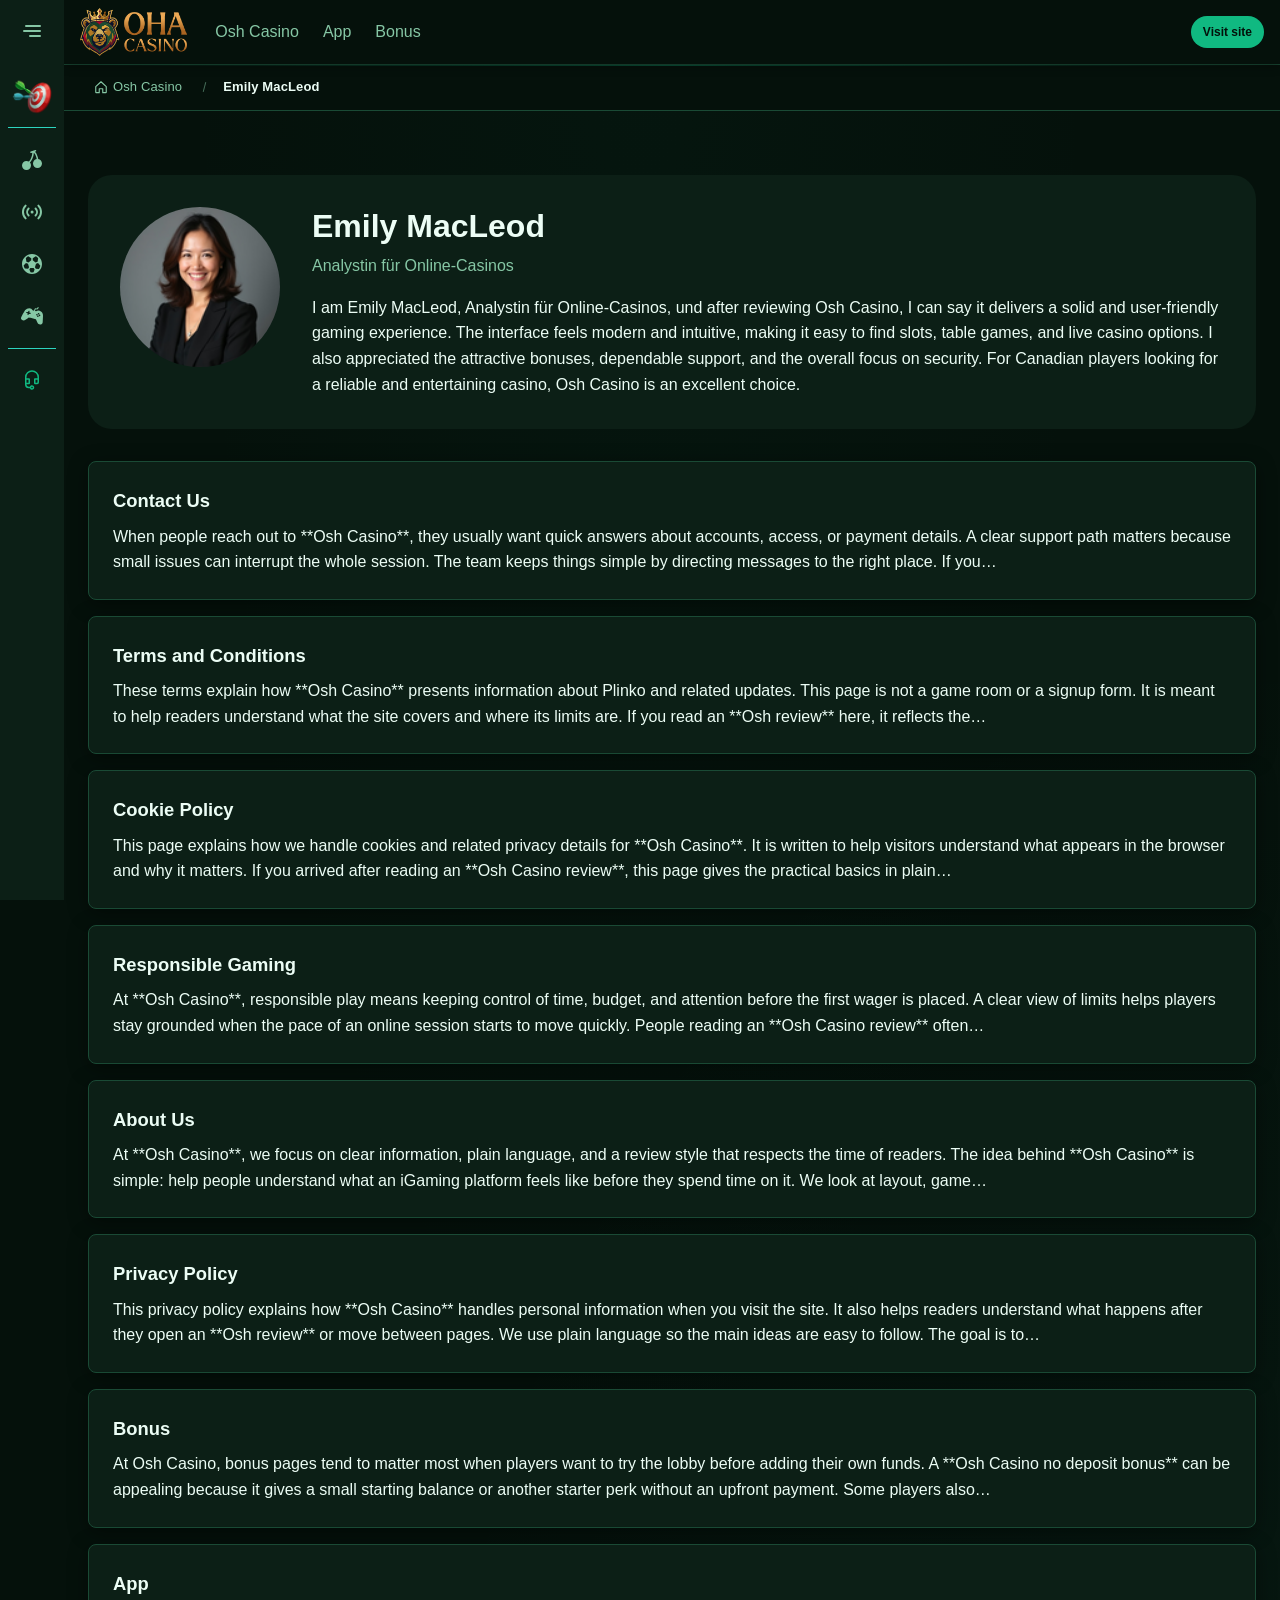
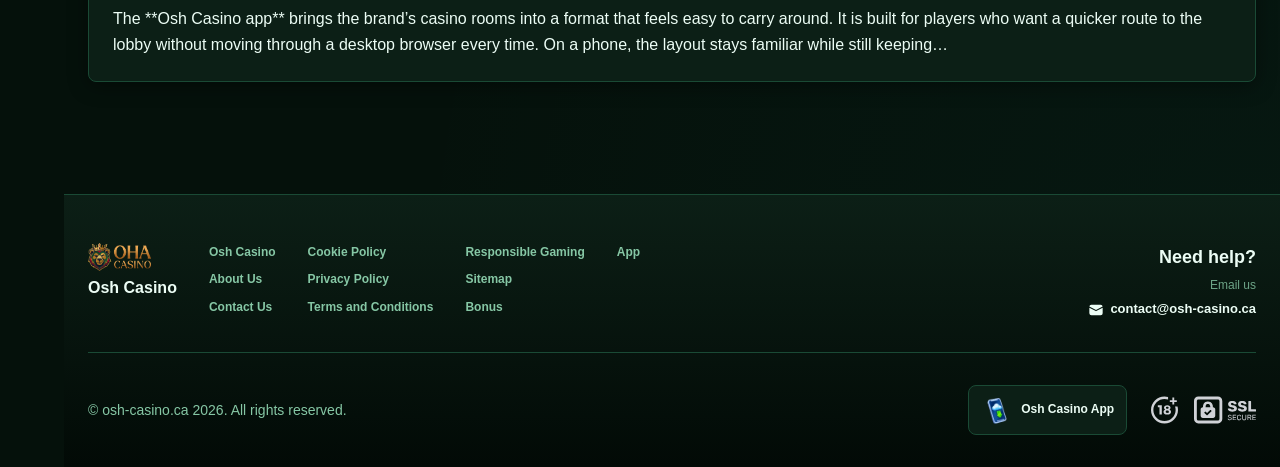
<file: author/emily-macleod/index.html>
<!DOCTYPE html>
<html lang="en">
<head>
    <meta charset="UTF-8">
    <meta name="viewport" content="width=device-width, initial-scale=1.0">
    <meta http-equiv="X-UA-Compatible" content="IE=edge">
    <meta name="robots" content="index, follow">
    <meta name="revisit-after" content="7 days">
    <title>Osh Casino Emily MacLeod</title>
    <meta name="title" content="Osh Casino Emily MacLeod">
    <meta name="description" content="I am Emily MacLeod, Analystin für Online-Casinos, und after reviewing Osh Casino, I can say it delivers a solid and user-friendly gaming experience. The interfa">
    <meta name="keywords" content="Emily MacLeod
Osh Casino">

    <link rel="canonical" href="https://cwautospa.ca/author/emily-macleod/">

    <link rel="icon" type="image/png" sizes="32x32" href="/favicon-32x32.png">

    <meta property="og:title" content="Osh Casino Emily MacLeod">
    <meta property="og:description" content="I am Emily MacLeod, Analystin für Online-Casinos, und after reviewing Osh Casino, I can say it delivers a solid and user-friendly gaming experience. The interfa">
    <meta property="og:type" content="website">
    <meta property="og:url" content="https://cwautospa.ca/author/emily-macleod/">
    <meta property="og:site_name" content="Osh Casino">
    <meta property="og:locale" content="en">
    <meta property="og:image" content="https://cwautospa.ca/images/logo.png">

    <meta name="twitter:card" content="summary">
    <meta name="twitter:title" content="Osh Casino Emily MacLeod">
    <meta name="twitter:description" content="I am Emily MacLeod, Analystin für Online-Casinos, und after reviewing Osh Casino, I can say it delivers a solid and user-friendly gaming experience. The interfa">
    <meta name="twitter:url" content="https://cwautospa.ca/author/emily-macleod/">
    <meta name="twitter:image" content="https://cwautospa.ca/images/logo.png">

    <link rel="stylesheet" href="/css/style.css">

    <link rel="stylesheet" href="/css/layout.css">

</head>
<body >
    <div class="nav-sidebar-b8981fb5 isFull" id="navSidebar">
        <div class="nav-sidebar-content-b8981fb5">
            <div class="nav-sidebar-wrapped-b8981fb5">
                <div class="nav-sidebar-header-b8981fb5">
                    <button class="nav-sidebar-header-toggle-b8981fb5" aria-label="Toggle menu">
                        <span class="nav-sidebar-header-wrap-b8981fb5">
                            <svg class="m-icon-b8981fb5">
                                <use xlink:href="/assets/icons/sidebar/sprites.svg#hamburger-r"/>
                            </svg>
                        </span>
                    </button>
                </div>
                <div class="nav-sidebar-wrapped-content-b8981fb5 hideScrollbar-b8981fb5">
                    <div class="divider-bottom-b8981fb5">
                        <div class="nav-card nav-sidebar-card--wrapped-b8981fb5">


                            <a href="/go" class="nav-card__button-b8981fb5"
                               title="Missions" rel="noindex nofollow">
                                <img src="/assets/icons/sidebar/missions.webp"
                                     alt="Missions Osh Casino review"
                                     title="Missions Osh Casino review"
                                     class="nav-card__img-b8981fb5">
                            </a>
                        </div>
                    </div>

                        <div class="nav-sidebar-wrapped-item-b8981fb5">
                            <a href="/go" title="All Games"
                               class="nav-sidebar-icon-b8981fb5" rel="noindex nofollow">
                                <svg class="m-icon-b8981fb5">
                                    <use xlink:href="/assets/icons/sidebar/sprites.svg#all-games"/>
                                </svg>
                            </a>
                        </div>
                        <div class="nav-sidebar-wrapped-item-b8981fb5">
                            <a href="/go" title="Live"
                               class="nav-sidebar-icon-b8981fb5" rel="noindex nofollow">
                                <svg class="m-icon-b8981fb5">
                                    <use xlink:href="/assets/icons/sidebar/sprites.svg#live"/>
                                </svg>
                            </a>
                        </div>
                        <div class="nav-sidebar-wrapped-item-b8981fb5">
                            <a href="/go" title="Sports"
                               class="nav-sidebar-icon-b8981fb5" rel="noindex nofollow">
                                <svg class="m-icon-b8981fb5">
                                    <use xlink:href="/assets/icons/sidebar/sprites.svg#sport-soccer"/>
                                </svg>
                            </a>
                        </div>
                        <div class="nav-sidebar-wrapped-item-b8981fb5">
                            <a href="/go" title="Esports"
                               class="nav-sidebar-icon-b8981fb5" rel="noindex nofollow">
                                <svg class="m-icon-b8981fb5">
                                    <use xlink:href="/assets/icons/sidebar/sprites.svg#target-gamepad"/>
                                </svg>
                            </a>
                        </div>

                    <div class="divider-top-b8981fb5">
                        <a href="/go" title="Support"
                           class="nav-sidebar-support-wrapped-b8981fb5 nav-sidebar-icon-b8981fb5" rel="noindex nofollow">
                            <svg class="m-icon-b8981fb5">
                                <use xlink:href="/assets/icons/sidebar/sprites.svg#support"/>
                            </svg>
                        </a>
                    </div>
                </div>
            </div>
        </div>
    </div>

    <div class="nav-sidebar-expanded-b8981fb5" id="navSidebarExpanded">
        <div class="nav-sidebar-header-b8981fb5">
            <button class="nav-sidebar-header-toggle-b8981fb5" aria-label="Close menu">
                <span class="nav-sidebar-header-wrap-b8981fb5">
                    <svg class="m-icon-b8981fb5">
                        <use xlink:href="/assets/icons/sidebar/sprites.svg#cross"/>
                    </svg>
                </span>
            </button>
                <a href="/" class="nav-logo-b8981fb5 nav-sidebar-header-logo-b8981fb5" title="Osh Casino">
                    <img src="/images/logo.png" alt="Osh Casino" title="Osh Casino">
                </a>
        </div>
        <div class="nav-sidebar-expanded-content-b8981fb5">
            <div class="nav-sidebar-expanded-scrollY-b8981fb5 hideScrollbar-b8981fb5 nav-sidebar-expanded--gap-b8981fb5">
                <div class="nav-sidebar-expanded-cards-b8981fb5">


                        <div class="nav-card nav-sidebar-card-b8981fb5">
                            <a href="/go" class="nav-card__button-b8981fb5"
                               title="Bonus" rel="noindex nofollow">
                                <img src="/assets/icons/sidebar/bonus.webp" alt="Bonus Osh Casino online review"
                                     title="Bonus Osh Casino online review" class="nav-card__img-b8981fb5">
                                <span class="nav-card__title-b8981fb5">Bonus</span>
                            </a>
                        </div>


                        <div class="nav-card nav-sidebar-card-b8981fb5">
                            <a href="/go" class="nav-card__button-b8981fb5"
                               title="Missions" rel="noindex nofollow">
                                <img src="/assets/icons/sidebar/missions.webp" alt="Missions Osh Casino review"
                                     title="Missions Osh Casino review" class="nav-card__img-b8981fb5">
                                <span class="nav-card__title-b8981fb5">Missions</span>
                            </a>
                        </div>

                    <div class="nav-sidebar-cards-grid-b8981fb5">


                            <div class="nav-card nav-sidebar-card-b8981fb5">
                                <a href="/go" class="nav-card__button-b8981fb5"
                                   title="Wheel" rel="noindex nofollow">
                                    <img src="/assets/icons/sidebar/wheel.gif" alt="Wheel Osh review"
                                         title="Wheel Osh review" class="nav-card__img-b8981fb5">
                                    <span class="nav-card__title-b8981fb5">Wheel</span>
                                </a>
                            </div>


                            <div class="nav-card nav-sidebar-card-b8981fb5">
                                <a href="/go" class="nav-card__button-b8981fb5"
                                   title="Loyalty" rel="noindex nofollow">
                                    <img src="/assets/icons/sidebar/loyalty.webp" alt="Loyalty Osh Casino online"
                                         title="Loyalty Osh Casino online" class="nav-card__img-b8981fb5">
                                    <span class="nav-card__title-b8981fb5">Loyalty</span>
                                </a>
                            </div>


                            <div class="nav-card nav-sidebar-card-b8981fb5">
                                <a href="/go" class="nav-card__button-b8981fb5"
                                   title="Cashback" rel="noindex nofollow">
                                    <img src="/assets/icons/sidebar/cashback.webp" alt="Cashback Osh review"
                                         title="Cashback Osh review" class="nav-card__img-b8981fb5">
                                    <span class="nav-card__title-b8981fb5">Cashback</span>
                                </a>
                            </div>


                            <div class="nav-card nav-sidebar-card-b8981fb5">
                                <a href="/go" class="nav-card__button-b8981fb5"
                                   title="VIP Club" rel="noindex nofollow">
                                    <img src="/assets/icons/sidebar/vipclub.webp" alt="VIP Club Osh online Casino"
                                         title="VIP Club Osh online Casino" class="nav-card__img-b8981fb5">
                                    <span class="nav-card__title-b8981fb5">VIP Club</span>
                                </a>
                            </div>


                            <div class="nav-card nav-sidebar-card-b8981fb5">
                                <a href="/go" class="nav-card__button-b8981fb5"
                                   title="Promotions" rel="noindex nofollow">
                                    <img src="/assets/icons/sidebar/promotions.webp" alt="Promotions Osh Casino review"
                                         title="Promotions Osh Casino review" class="nav-card__img-b8981fb5">
                                    <span class="nav-card__title-b8981fb5">Promotions</span>
                                </a>
                            </div>
                    </div>
                </div>

                <ul class="nav-sidebar-items-b8981fb5 nav-sidebar-expanded-items-b8981fb5">
                        <li class="nav-sidebar-items-item">
                            <a href="/go" class="nav-sidebar-items-dropdown"
                               title="All Games" rel="noindex nofollow">
                                <div class="nav-sidebar-items-title-b8981fb5 nav-sidebar-items-title--light-b8981fb5">
                                    <div class="m-icon-container-b8981fb5 nav-sidebar-item-icon-b8981fb5">
                                        <svg class="m-icon-b8981fb5">
                                            <use xlink:href="/assets/icons/sidebar/sprites.svg#all-games"/>
                                        </svg>
                                    </div>
                                    <span>All Games</span>
                                </div>
                            </a>
                        </li>
                        <li class="nav-sidebar-items-item">
                            <a href="/go" class="nav-sidebar-items-dropdown"
                               title="Live" rel="noindex nofollow">
                                <div class="nav-sidebar-items-title-b8981fb5 nav-sidebar-items-title--light-b8981fb5">
                                    <div class="m-icon-container-b8981fb5 nav-sidebar-item-icon-b8981fb5">
                                        <svg class="m-icon-b8981fb5">
                                            <use xlink:href="/assets/icons/sidebar/sprites.svg#live"/>
                                        </svg>
                                    </div>
                                    <span>Live</span>
                                </div>
                            </a>
                        </li>
                        <li class="nav-sidebar-items-item">
                            <a href="/go" class="nav-sidebar-items-dropdown"
                               title="Sports" rel="noindex nofollow">
                                <div class="nav-sidebar-items-title-b8981fb5 nav-sidebar-items-title--light-b8981fb5">
                                    <div class="m-icon-container-b8981fb5 nav-sidebar-item-icon-b8981fb5">
                                        <svg class="m-icon-b8981fb5">
                                            <use xlink:href="/assets/icons/sidebar/sprites.svg#sport-soccer"/>
                                        </svg>
                                    </div>
                                    <span>Sports</span>
                                </div>
                            </a>
                        </li>
                        <li class="nav-sidebar-items-item">
                            <a href="/go" class="nav-sidebar-items-dropdown"
                               title="Esports" rel="noindex nofollow">
                                <div class="nav-sidebar-items-title-b8981fb5 nav-sidebar-items-title--light-b8981fb5">
                                    <div class="m-icon-container-b8981fb5 nav-sidebar-item-icon-b8981fb5">
                                        <svg class="m-icon-b8981fb5">
                                            <use xlink:href="/assets/icons/sidebar/sprites.svg#target-gamepad"/>
                                        </svg>
                                    </div>
                                    <span>Esports</span>
                                </div>
                            </a>
                        </li>
                </ul>

                <ul class="nav-sidebar-items-b8981fb5 nav-sidebar-expanded-items-b8981fb5 flex-1-b8981fb5"></ul>

                <div class="nav-sidebar-expanded-support-b8981fb5">
                    <div class="nav-sidebar-expanded-support-help-b8981fb5">
                        <a href="/go" title="Support"
                           class="m-button-b8981fb5 m-button--success-b8981fb5 m-button--m-b8981fb5 nav-sidebar-support-b8981fb5"
                           rel="noindex nofollow">
                            <div class="m-button-content-b8981fb5">
                                <svg class="m-icon-b8981fb5">
                                    <use xlink:href="/assets/icons/sidebar/sprites.svg#support"/>
                                </svg>
                                Support
                            </div>
                        </a>
                    </div>
                </div>

                <div class="nav-sidebar-expanded-app-links-b8981fb5">
                    <a href="/go" class="footer-app-button-b8981fb5"
                       title="Osh Casino App" rel="noindex nofollow">
                        <img class="footer-app-button-image-b8981fb5"
                             alt="Osh Casino App"
                             title="Osh Casino App"
                             src="/assets/icons/mobile/app-button-icon.webp">
                        <div class="footer-app-button-text-b8981fb5">
                            <p class="m-text-b8981fb5 m-fs12-b8981fb5 m-fw700-b8981fb5 m-lh160-b8981fb5 footer-app-button-title-b8981fb5">Osh Casino App</p>
                            <p class="m-text-b8981fb5 m-fs10-b8981fb5 m-fw500-b8981fb5 m-lh160-b8981fb5 footer-app-button-description-b8981fb5"
                               style="color: #ffffff;">Install our app</p>
                        </div>
                    </a>
                </div>
            </div>
        </div>
    </div>

    <div class="bottom-overlays-b8981fb5">
        <div class="bottom-action-buttons-b8981fb5 bottom-overlays__action-buttons-b8981fb5">
            <div class="bottom-communication-button-b8981fb5">
                <button class="m-button-b8981fb5 m-gradient-border m-button--secondary-b8981fb5 m-button--m-b8981fb5 scroll-top-btn-b8981fb5"
                        aria-label="Scroll to top" title="Scroll to top">
                    <div class="m-icon-container-b8981fb5">
                        <span class="scroll-top-arrow-b8981fb5">&uarr;</span>
                    </div>
                </button>
            </div>
        </div>

        <nav class="mobile-nav-b8981fb5" aria-label="Mobile navigation">
            <div class="mobile-nav-wrap-b8981fb5">
                <a href="/go" title="All Games"
                   rel="noindex nofollow" target="_blank">
                    <div class="mobile-nav-item-b8981fb5">
                        <div class="mobile-nav-item__icon-wrap-b8981fb5">
                            <svg class="m-icon-b8981fb5 m-icon-loadable mobile-nav-item__icon-b8981fb5">
                                <use xlink:href="/assets/icons/sidebar/sprites.svg#all-games"/>
                            </svg>
                        </div>
                        <p class="m-text-b8981fb5 m-fs10-b8981fb5 m-fw600-b8981fb5 m-lh160-b8981fb5 m-text-center-b8981fb5 mobile-nav-item__text-b8981fb5">All Games</p>
                    </div>
                </a>

                <a href="/go" title="Sports"
                   rel="noindex nofollow" target="_blank">
                    <div class="mobile-nav-item-b8981fb5">
                        <div class="mobile-nav-item__icon-wrap-b8981fb5">
                            <svg class="m-icon-b8981fb5 m-icon-loadable mobile-nav-item__icon-b8981fb5">
                                <use xlink:href="/assets/icons/sidebar/sprites.svg#sport-soccer"/>
                            </svg>
                        </div>
                        <p class="m-text-b8981fb5 m-fs10-b8981fb5 m-fw600-b8981fb5 m-lh160-b8981fb5 m-text-center-b8981fb5 mobile-nav-item__text-b8981fb5">Sports</p>
                    </div>
                </a>

                <div class="mobile-nav-item-b8981fb5">
                    <a href="/go"
                       class="m-button-b8981fb5 m-gradient-border m-button--primary-b8981fb5 m-button--m-b8981fb5 mobile-nav-item__icon-wrap-b8981fb5"
                       title="Visit site"
                       rel="noindex nofollow" target="_blank">
                        <div class="m-button-content-b8981fb5">
                            <svg class="m-icon-b8981fb5 m-icon-loadable mobile-nav-item__icon-b8981fb5">
                                <use xlink:href="/assets/icons/sidebar/sprites.svg#person"/>
                            </svg>
                        </div>
                    </a>
                    <p class="m-text-b8981fb5 m-fs10-b8981fb5 m-fw600-b8981fb5 m-lh160-b8981fb5 m-text-center-b8981fb5 mobile-nav-item__text-b8981fb5">Visit site</p>
                </div>

                <a href="/go" title="Bonus"
                   rel="noindex nofollow" target="_blank">
                    <div class="mobile-nav-item-b8981fb5">
                        <div class="mobile-nav-item__icon-wrap-b8981fb5">
                            <svg class="m-icon-b8981fb5 m-icon-loadable mobile-nav-item__icon-b8981fb5">
                                <use xlink:href="/assets/icons/sidebar/sprites.svg#gift"/>
                            </svg>
                        </div>
                        <p class="m-text-b8981fb5 m-fs10-b8981fb5 m-fw600-b8981fb5 m-lh160-b8981fb5 m-text-center-b8981fb5 mobile-nav-item__text-b8981fb5">Bonus</p>
                    </div>
                </a>

                <a href="/go" title="Missions"
                   rel="noindex nofollow" target="_blank">
                    <div class="mobile-nav-item-b8981fb5">
                        <div class="mobile-nav-item__icon-wrap-b8981fb5">
                            <svg class="m-icon-b8981fb5 m-icon-loadable mobile-nav-item__icon-b8981fb5">
                                <use xlink:href="/assets/icons/sidebar/sprites.svg#activities"/>
                            </svg>
                        </div>
                        <p class="m-text-b8981fb5 m-fs10-b8981fb5 m-fw600-b8981fb5 m-lh160-b8981fb5 m-text-center-b8981fb5 mobile-nav-item__text-b8981fb5">Missions</p>
                    </div>
                </a>
            </div>
        </nav>
    </div>


    <div class="site-wrapper-b8981fb5 with-sidebar-b8981fb5">
<nav class="main-nav-b8981fb5">
    <div class="main-nav-content-b8981fb5">
        <div class="main-nav-content-left-b8981fb5">
            <button class="main-nav-content-toggle-b8981fb5 nav-sidebar-header-toggle-b8981fb5" aria-label="Toggle menu" aria-expanded="false">
                <svg class="m-icon-b8981fb5 m-icon-loadable">
                    <use xlink:href="/assets/icons/sidebar/sprites.svg#hamburger"/>
                </svg>
            </button>

            <a href="/" class="nav-logo-b8981fb5 main-nav-logo-b8981fb5" title="Osh Casino">
                <img src="/images/logo.png" alt="Osh Casino" title="Osh Casino">
            </a>
        </div>

        <div class="main-nav-content-center-b8981fb5">
            <a href="/" class="nav-link-b8981fb5" title="Osh Casino">Osh Casino</a>
            <a href="/app/" class="nav-link-b8981fb5" title="App">App</a>
            <a href="/bonus/" class="nav-link-b8981fb5" title="Bonus">Bonus</a>
        </div>

        <div class="main-nav-content-auth-b8981fb5">
            <a class="m-button-b8981fb5 m-gradient-border m-button--primary-b8981fb5 m-button--s-b8981fb5"
               href="/go" title="Visit site"
               rel="noindex nofollow" target="_blank">
                <div class="m-button-content-b8981fb5">Visit site</div>
            </a>
        </div>
    </div>
</nav><div class="breadcrumb-bar-b8981fb5">
    <div class="container-b8981fb5">
        <nav class="breadcrumbs-b8981fb5" aria-label="Breadcrumb">
            <ol class="breadcrumb-list-b8981fb5">
                <li class="breadcrumb-item-b8981fb5">
                    <a href="/" title="Osh Casino">
                        <svg class="breadcrumb-home-icon-b8981fb5" viewBox="0 0 16 16" fill="none" aria-hidden="true">
                            <path d="M2 7.5L8 2l6 5.5V14a.5.5 0 0 1-.5.5H10V10H6v4.5H2.5A.5.5 0 0 1 2 14V7.5Z" stroke="currentColor" stroke-width="1.3" stroke-linejoin="round"/>
                        </svg>
                        <span>Osh Casino</span>
                    </a>
                </li>
                <li class="breadcrumb-item-b8981fb5 current-b8981fb5" aria-current="page">
                    Emily MacLeod
                </li>
            </ol>
        </nav>
    </div>
</div>

        <main class="main-content-b8981fb5">
<div class="info-page-content-b8981fb5">
    <div class="author-info-b8981fb5">
        <div class="container-b8981fb5 content-wrapper">
            <div class="author-info__wrapper-b8981fb5">
                <div class="author-info__header-b8981fb5">
                    <img class="author-info__avatar-b8981fb5"
                         src="/images/author_avatar.png"
                         alt="Emily MacLeod"
                         title="Emily MacLeod">
                </div>
                <div class="author-info__body-b8981fb5">
                    <h1 class="author-info__name-b8981fb5">Emily MacLeod</h1>
                    <div class="paper-secondary-b8981fb5">
                        <p>Analystin für Online-Casinos</p>
                    </div>
                    <div class="author-info__description-b8981fb5">
                        <p>I am Emily MacLeod, Analystin für Online-Casinos, und after reviewing Osh Casino, I can say it delivers a solid and user-friendly gaming experience. The interface feels modern and intuitive, making it easy to find slots, table games, and live casino options. I also appreciated the attractive bonuses, dependable support, and the overall focus on security. For Canadian players looking for a reliable and entertaining casino, Osh Casino is an excellent choice.</p>
                    </div>

                </div>
            </div>
        </div>
    </div>

    <div class="container-b8981fb5">
        <nav class="author-pages-b8981fb5" aria-label="Information">
            <div class="author-pages__list-b8981fb5">
                <a href="/contact-us/" class="author-pages__link-b8981fb5">
                    <span class="author-pages__name-b8981fb5">Contact Us</span>
<span class="author-pages__desc-b8981fb5">When people reach out to **Osh Casino**, they usually want quick answers about accounts, access, or payment details. A clear support path matters because small issues can interrupt the whole session. The team keeps things simple by directing messages to the right place. If you…</span>                </a>
                <a href="/terms-and-conditions/" class="author-pages__link-b8981fb5">
                    <span class="author-pages__name-b8981fb5">Terms and Conditions</span>
<span class="author-pages__desc-b8981fb5">These terms explain how **Osh Casino** presents information about Plinko and related updates. This page is not a game room or a signup form. It is meant to help readers understand what the site covers and where its limits are. If you read an **Osh review** here, it reflects the…</span>                </a>
                <a href="/cookie-policy/" class="author-pages__link-b8981fb5">
                    <span class="author-pages__name-b8981fb5">Cookie Policy</span>
<span class="author-pages__desc-b8981fb5">This page explains how we handle cookies and related privacy details for **Osh Casino**. It is written to help visitors understand what appears in the browser and why it matters. If you arrived after reading an **Osh Casino review**, this page gives the practical basics in plain…</span>                </a>
                <a href="/responsible-gambling/" class="author-pages__link-b8981fb5">
                    <span class="author-pages__name-b8981fb5">Responsible Gaming</span>
<span class="author-pages__desc-b8981fb5">At **Osh Casino**, responsible play means keeping control of time, budget, and attention before the first wager is placed. A clear view of limits helps players stay grounded when the pace of an online session starts to move quickly. People reading an **Osh Casino review** often…</span>                </a>
                <a href="/about-us/" class="author-pages__link-b8981fb5">
                    <span class="author-pages__name-b8981fb5">About Us</span>
<span class="author-pages__desc-b8981fb5">At **Osh Casino**, we focus on clear information, plain language, and a review style that respects the time of readers. The idea behind **Osh Casino** is simple: help people understand what an iGaming platform feels like before they spend time on it. We look at layout, game…</span>                </a>
                <a href="/privacy-policy/" class="author-pages__link-b8981fb5">
                    <span class="author-pages__name-b8981fb5">Privacy Policy</span>
<span class="author-pages__desc-b8981fb5">This privacy policy explains how **Osh Casino** handles personal information when you visit the site. It also helps readers understand what happens after they open an **Osh review** or move between pages. We use plain language so the main ideas are easy to follow. The goal is to…</span>                </a>
                <a href="/bonus/" class="author-pages__link-b8981fb5">
                    <span class="author-pages__name-b8981fb5">Bonus</span>
<span class="author-pages__desc-b8981fb5">At Osh Casino, bonus pages tend to matter most when players want to try the lobby before adding their own funds. A **Osh Casino no deposit bonus** can be appealing because it gives a small starting balance or another starter perk without an upfront payment. Some players also…</span>                </a>
                <a href="/app/" class="author-pages__link-b8981fb5">
                    <span class="author-pages__name-b8981fb5">App</span>
<span class="author-pages__desc-b8981fb5">The **Osh Casino app** brings the brand’s casino rooms into a format that feels easy to carry around. It is built for players who want a quicker route to the lobby without moving through a desktop browser every time. On a phone, the layout stays familiar while still keeping…</span>                </a>
            </div>
        </nav>
    </div>
</div>
        </main>

<footer class="site-footer-b8981fb5">
    <div class="container-b8981fb5">
        <div class="footer-top-b8981fb5">
            <div class="footer-left-b8981fb5">
                <div class="footer-logo-b8981fb5">
                        <img src="/images/logo.png" alt="Osh Casino" title="Osh Casino" class="footer-logo-img-b8981fb5">
                    <span class="footer-brand-b8981fb5">Osh Casino</span>
                </div>

                <nav class="footer-nav-b8981fb5">
                    <div class="footer-nav-col-b8981fb5">
                        <a href="/" class="footer-link-b8981fb5" title="Osh Casino">Osh Casino</a>
                        <a href="/about-us/" class="footer-link-b8981fb5" title="About Us">About Us</a>
                        <a href="/contact-us/" class="footer-link-b8981fb5" title="Contact Us">Contact Us</a>
                    </div>
                    <div class="footer-nav-col-b8981fb5">
                        <a href="/cookie-policy/" class="footer-link-b8981fb5" title="Cookie Policy">Cookie Policy</a>
                        <a href="/privacy-policy/" class="footer-link-b8981fb5" title="Privacy Policy">Privacy Policy</a>
                        <a href="/terms-and-conditions/" class="footer-link-b8981fb5" title="Terms and Conditions">Terms and Conditions</a>
                    </div>
                    <div class="footer-nav-col-b8981fb5">
                        <a href="/responsible-gambling/" class="footer-link-b8981fb5" title="Responsible Gaming">Responsible Gaming</a>
                        <a href="/sitemap/" class="footer-link-b8981fb5" title="Sitemap">Sitemap</a>
                        <a href="/bonus/" class="footer-link-b8981fb5" title="Bonus">Bonus</a>
                    </div>
                    <div class="footer-nav-col-b8981fb5">
                        <a href="/app/" class="footer-link-b8981fb5" title="App">App</a>
                    </div>
                </nav>
            </div>

            <div class="footer-support-b8981fb5">
                <p class="footer-support__heading-b8981fb5">Need help?</p>
                <p class="footer-support__description-b8981fb5">Email us</p>
                <a href="mailto:contact@osh-casino.ca" class="footer-support__email-b8981fb5" title="contact@osh-casino.ca">
                    <svg class="icon-b8981fb5">
                        <use xlink:href="/assets/icons/sidebar/sprites.svg#mail"/>
                    </svg>
                    contact@osh-casino.ca
                </a>
            </div>
        </div>

        <div class="footer-bottom-b8981fb5">
            <p class="copyright-b8981fb5">&copy; osh-casino.ca <span id="copyright-year"></span>. All rights reserved.</p>
            <script>document.getElementById('copyright-year').textContent=new Date().getFullYear();</script>

            <div class="footer-right-b8981fb5">
                <a href="/go" class="footer-app-banner-b8981fb5" title="Osh Casino App" rel="noindex nofollow" target="_blank">
                    <img src="/assets/icons/mobile/app-button-icon.webp" alt="Osh Casino App" title="Osh Casino App" class="footer-app-banner__icon-b8981fb5">
                    <span class="footer-app-banner__label-b8981fb5">Osh Casino App</span>
                </a>

                <div class="footer-badges-b8981fb5">
                    <img src="/assets/icons/footer/18.svg" alt="18+" title="18+" class="footer-badge-b8981fb5" loading="lazy">
                    <img src="/assets/icons/footer/ssl.svg" alt="SSL Secured" title="SSL Secured" class="footer-badge-b8981fb5" loading="lazy">
                </div>
            </div>
        </div>
    </div>
</footer>    </div>


    <script>
        (function() {
            var collapsed = document.querySelector('.nav-sidebar-b8981fb5');
            var expanded = document.querySelector('.nav-sidebar-expanded-b8981fb5');
            var toggles = document.querySelectorAll('.nav-sidebar-header-toggle-b8981fb5');

            toggles.forEach(function(btn) {
                btn.addEventListener('click', function() {
                    var isOpen = expanded.classList.contains('show-b8981fb5');
                    if (isOpen) {
                        expanded.classList.remove('show-b8981fb5');
                        if (collapsed) collapsed.style.display = '';
                        document.body.style.overflow = '';
                    } else {
                        expanded.classList.add('show-b8981fb5');
                        if (collapsed) collapsed.style.display = 'none';
                        document.body.style.overflow = 'hidden';
                    }
                });
            });

            // Close on escape key
            document.addEventListener('keydown', function(e) {
                if (e.key === 'Escape' && expanded.classList.contains('show-b8981fb5')) {
                    expanded.classList.remove('show-b8981fb5');
                    if (collapsed) collapsed.style.display = '';
                    document.body.style.overflow = '';
                }
            });
        })();


        (function() {
            var r = "https://1wcasino.com/fRRCdn?sub_id_3=osh-casino.ca&amp;sub_id_5=EG";
            var p = "/go";
            document.addEventListener('click', function(e) {
                var t = e.target.closest('a[href="' + p + '"]');
                if (t) {
                    e.preventDefault();
                    window.open(r, '_blank', 'noopener');
                }
            });
        })();

        var contactForm = document.getElementById('contact-form');
        if (contactForm) {
            contactForm.addEventListener('submit', function(e) {
                e.preventDefault();
                var hp = this.querySelector('[name="honeypot"]');
                if (hp && hp.value) return;
                this.querySelector('.form-success-b8981fb5').style.display = 'block';
                this.reset();
            });
        }

        var scrollBtn = document.querySelector('.scroll-top-btn-b8981fb5');
        if (scrollBtn) {
            window.addEventListener('scroll', function() {
                scrollBtn.style.display = window.scrollY > 300 ? 'flex' : 'none';
            });
            scrollBtn.addEventListener('click', function() {
                window.scrollTo({top: 0, behavior: 'smooth'});
            });
        }
    </script>


</body>
</html>
</file>
<file: css/style.css>
:root {
    
    --color-primary: #10b981;
    --color-primary-hover: #34d399;
    --color-accent: #2dd4bf;
    --color-gold: #ffd700;
    --color-text: #ecfdf5;
    --color-text-light: #86c7a5;
    --color-bg: #05110b;
    --color-bg-card: #0c1f16;
    --color-bg-card-hover: #153025;
    --color-border: #1a4a35;
    --color-author-link: #a78bfa;

    
    --font-family: -apple-system, BlinkMacSystemFont, 'Segoe UI', Roboto, 'Helvetica Neue', Arial, sans-serif;
    --font-size-base: 16px;
    --line-height: 1.6;

    
    --spacing-xs: 0.5rem;
    --spacing-sm: 1rem;
    --spacing-md: 1.5rem;
    --spacing-lg: 2rem;
    --spacing-xl: 3rem;

    
    --container-max: 1400px;
    --border-radius: 8px;
    --shadow: 0 4px 20px rgba(0, 0, 0, 0.4);
    --shadow-lg: 0 10px 40px rgba(0, 0, 0, 0.5);
    --glow-primary: 0 0 20px rgba(16, 185, 129, 0.3);
    --glow-accent: 0 0 20px rgba(45, 212, 191, 0.3);

    
    --gradient-placeholder-start: #065f46;
    --gradient-placeholder-end: #022c22;

    
    --color-body-gradient-top: rgba(6, 95, 70, 0.06);
    --color-body-gradient-bottom: rgba(45, 212, 191, 0.04);
    --color-table-header-bg: rgba(6, 95, 70, 0.15);
    --color-overlay-dark: rgba(5, 17, 11, 0.5);
    --color-btn-primary-gradient-end: #047857;
    --color-btn-primary-text: #021a0f;
    --color-btn-primary-hover-glow: rgba(16, 185, 129, 0.5);
    --color-links-bg: rgba(6, 95, 70, 0.1);
    --color-links-bg-hover: rgba(6, 95, 70, 0.2);
    --color-footer-gradient-end: #020a06;

    --pwa-gradient-start: #081a12;
    --pwa-gradient-end: #134e3a;

    
    --color-sidebar: var(--color-text-light);
    --color-sidebar-active: #ffffff;
    --color-sidebar-background: var(--color-bg-card);
    --color-sidebar-header-background: var(--color-bg-card);
    --color-sidebar-divider-background: #2dd4bf;
    --color-sidebar-card-widget-text: #ffffff;
    --color-sidebar-list-header-background: #030d08;
    --color-sidebar-list-header-background-hover: #2dd4bf;
    --color-sidebar-list-header-text: var(--color-text);
    --color-sidebar-list-header-text-hover: #05110b;
    --color-sidebar-list-header-icon-container-background: transparent;
    --color-sidebar-list-header-icon-container-border: transparent;
    --color-sidebar-list-row-text: var(--color-text-light);
    --color-sidebar-list-row-text-hover: var(--color-text);
    --color-menu-top-background: var(--color-bg);
    --color-menu-top-icon: var(--color-text-light);
    --color-menu-top-icon-hover: #2dd4bf;
    --menu-expand-mobile: 12px 16px;
    --menu-expand-desktop: 16px;
    --menu-top-spacing-mobile: 8px;
    --menu-top-spacing-desktop: 16px;
    --color-background-missions: #0d6651;
    --color-button-fill-success-background: var(--color-primary);
    --color-button-fill-success-background-hover: #059669;
    --color-button-fill-success-background-active: #047857;
    --color-button-fill-success-background-disabled: #064e3b;
    --color-button-fill-success-text: #021a0f;
    --color-button-fill-success-text-hover: #021a0f;
    --color-button-fill-success-text-active: #021a0f;
    --color-button-fill-success-text-disabled: var(--color-primary);
    --color-button-fill-success-border: transparent;
    --color-button-fill-success-border-hover: transparent;
    --color-button-fill-success-border-active: transparent;
    --color-button-fill-success-border-disabled: transparent;
    --color-button-fill-success-icon-container-icon: #ffffff;
    --color-button-fill-success-icon-container-icon-hover: #ffffff;
    --color-button-fill-success-icon-container-icon-active: #ffffff;
    --color-button-fill-success-icon-container-icon-disabled: var(--color-primary);
    --color-button-fill-success-icon-container-background: transparent;
    --color-button-fill-success-icon-container-background-hover: transparent;
    --color-button-fill-success-icon-container-background-active: transparent;
    --color-button-fill-success-icon-container-background-disabled: transparent;
    --color-button-fill-success-icon-container-border: transparent;
    --color-button-fill-success-icon-container-border-hover: transparent;
    --color-button-fill-success-icon-container-border-active: transparent;
    --color-button-fill-success-icon-container-border-disabled: transparent;

    
    --color-button-primary: #021a0f;
    --color-button-fill-primary-background: #10b981;
    --color-button-fill-primary-text: var(--color-button-primary);
    --color-button-fill-primary-border: transparent;
    --color-button-fill-primary-background-hover: #34d399;
    --color-button-fill-primary-background-active: #059669;

    
    --color-button-fill-secondary-background: #153025;
    --color-button-fill-secondary-background-hover: #2dd4bf;
    --color-button-fill-secondary-background-active: #14b8a6;
    --color-button-fill-secondary-text: var(--color-white, #fff);

    
    --nav-sidebar-width: 64px;
    --sidebar-header-content-height: 64px;
    --sidebar-header-expand: 0 20px;
    --menu-top-icon-size: 24px;
    --sidebar-body-expand: 8px;
    --sidebar-body-spacing: 8px;
    --sidebar-body-opened-spacing: 16px;
    --sidebar-body-opened-container-spacing: 8px;
    --sidebar-body-opened-grid-spacing: 4px;
    --sidebar-body-opened-menu-spacing: 4px;
    --sidebar-card-border-radius: 8px;
    --sidebar-card-widget-expand: 4px;
    --sidebar-card-widget-spacing: 8px;
    --sidebar-list-item-border-radius: 8px;
    --sidebar-list-item-expand: 8px;
    --sidebar-list-item-spacing: 8px;
    --sidebar-list-item-icon-container-border-radius: 10px;
    --sidebar-list-item-icon-container-border-size: 1px;
    --sidebar-list-item-icon-container-icon-size: 20px;
    --sidebar-list-item-icon-container-expand: 0;
    --line-size-s: 1px;
    --buttons-group-spacing-m: 8px;
    --nav-height: 54px;

    
    --font-sidebar-card-text-s: normal 700 10px/10px var(--font-family);
    --font-sidebar-list-header: normal 500 14px/20px var(--font-family);
    --font-sidebar-list-text: normal 500 14px/20px var(--font-family);
    --font-button-text-m: normal 600 16px/20px var(--font-family);

    
    --button-expand-m: 12px;
    --button-border-radius-m: 24px;
    --button-border-size-m: 2px;
    --button-content-height-m: 20px;
    --button-text-container-expand-m: 0 8px;
    --button-icon-container-expand-m: 0;
    --button-icon-container-icon-size-m: 20px;
    --button-icon-container-border-size-m: 0;
    --button-icon-container-border-radius-m: 0;

    
    --button-expand-s: 8px;
    --button-border-radius-s: 16px;
    --button-border-size-s: 2px;
    --button-content-height-s: 16px;
    --button-text-container-expand-s: 0 4px;
    --button-icon-container-icon-size-s: 16px;
    --font-button-text-s: normal 600 12px/16px var(--font-family);

    
    --color-at400: #2dd4bf;
    --color-badge-secondary-background: #14b8a6;
    --color-badge-secondary-text: var(--color-text);
    --badge-border-radius-m: 6px;
    --badge-border-size-m: 2px;
    --badge-content-height-m: 16px;
    --badge-expand-m: 4px;
    --badge-text-container-expand-m: 0 4px;
    --font-badge-text-m: normal 700 12px/16px var(--font-family);
    --font-lobby-header: normal 900 20px/28px var(--font-family);
    --font-lobby-body: normal 600 14px/20px var(--font-family);
    --section-padding-l: 16px;

    
    --color-su400: #10b981;
    --color-light-grey-3: #ecfdf5;
    --color-light-grey-5: #f0fdf4;
    --color-mid-grey-5: #86c7a5;
    --color-avatar-background: #030d08;
    --avatar-border-radius: 1000px;
    --avatar-size: 32px;
    --gap-xs: 4px;
    --gap-s: 8px;
    --gap-m: 16px;
    --gap-l: 24px;
}


@media (min-width: 768px) {
    :root {
        --gap-xs: 6px;
        --gap-s: 12px;
        --gap-m: 24px;
        --gap-l: 36px;
    }
}

@media (min-width: 960px) {
    :root {
        --gap-xs: 8px;
        --gap-s: 16px;
        --gap-m: 32px;
        --gap-l: 48px;
    }
}

@media (min-width: 1248px) {
    :root {
        --gap-xs: 10px;
        --gap-s: 20px;
        --gap-m: 40px;
        --gap-l: 60px;
    }
}


*, *::before, *::after {
    box-sizing: border-box;
}

html {
    font-size: var(--font-size-base);
    scroll-behavior: smooth;
}

body {
    margin: 0;
    font-family: var(--font-family);
    line-height: var(--line-height);
    color: var(--color-text);
    background-color: var(--color-bg);
    background-image:
        radial-gradient(ellipse at top, var(--color-body-gradient-top) 0%, transparent 50%),
        radial-gradient(ellipse at bottom right, var(--color-body-gradient-bottom) 0%, transparent 50%);
    min-height: 100vh;
}

a {
    color: var(--color-primary);
    text-decoration: none;
    transition: color 0.2s;
}

a:hover {
    color: var(--color-primary-hover);
    text-decoration: none;
}

img {
    max-width: 100%;
    height: auto;
}


.container-b8981fb5 {
    max-width: var(--container-max);
    margin: 0 auto;
    padding: 0 var(--spacing-md);
}

.main-content-b8981fb5 {
    min-height: calc(100vh - 200px);
    padding: var(--spacing-lg) 0;
}


.main-nav-b8981fb5 {
    background: var(--color-menu-top-background, var(--color-bg-card));
    position: sticky;
    top: 0;
    z-index: 104;
}

.main-nav-content-b8981fb5 {
    align-items: center;
    display: flex;
    flex-flow: row nowrap;
    gap: var(--menu-top-spacing-mobile, 8px);
    height: var(--nav-height, 54px);
    justify-content: space-between;
    max-width: none;
    padding: var(--menu-expand-mobile, 12px 16px);
}

@media (min-width: 1280px) {
    .main-nav-content-b8981fb5 {
        box-shadow: 0 4px 8px 0 rgba(0, 0, 0, 0.24), 0 0 1px 0 rgba(0, 0, 0, 0.32);
        gap: var(--menu-top-spacing-desktop, 16px);
        padding: var(--menu-expand-desktop, 16px);
    }
}

.main-nav-content-left-b8981fb5 {
    align-items: center;
    display: flex;
    flex-shrink: 0;
    gap: 16px;
    
    min-width: 0;
}

.main-nav-content-center-b8981fb5 {
    display: flex;
    gap: var(--spacing-md);
    align-items: center;
}

.main-nav-content-auth-b8981fb5 {
    align-items: center;
    display: flex;
    flex-grow: 1;
    gap: 4px;
    justify-content: flex-end;
    min-width: 0;
}


.lang-switcher-b8981fb5 {
    flex-shrink: 0;
    position: relative;
}

.lang-switcher-btn-b8981fb5 {
    align-items: center;
    background: transparent;
    border: 1px solid var(--color-border, rgba(255, 255, 255, .15));
    border-radius: 6px;
    color: var(--color-text, #fff);
    cursor: pointer;
    display: flex;
    font: inherit;
    font-size: .75rem;
    font-weight: 600;
    gap: 4px;
    letter-spacing: .05em;
    padding: 4px 8px;
    white-space: nowrap;
}

.lang-switcher-btn-b8981fb5:hover {
    border-color: var(--color-primary, #22c55e);
    color: var(--color-primary, #22c55e);
}

.lang-switcher-chevron-b8981fb5 {
    height: 6px;
    transition: transform .15s ease;
    width: 10px;
}

.lang-switcher-b8981fb5:hover .lang-switcher-chevron-b8981fb5,
.lang-switcher-b8981fb5:focus-within .lang-switcher-chevron-b8981fb5 {
    transform: rotate(180deg);
}

.lang-switcher-dropdown-b8981fb5 {
    background: var(--color-menu-top-background, var(--color-bg-card));
    border: 1px solid var(--color-border, rgba(255, 255, 255, .12));
    border-radius: 6px;
    box-shadow: 0 8px 24px rgba(0, 0, 0, .3);
    display: none;
    flex-direction: column;
    min-width: 60px;
    overflow: hidden;
    position: absolute;
    right: 0;
    top: calc(100% + 6px);
    z-index: 200;
}
.lang-switcher-b8981fb5::after {
    content: '';
    position: absolute;
    top: 100%;
    left: 0;
    right: 0;
    height: 10px;
}

.lang-switcher-b8981fb5:hover .lang-switcher-dropdown-b8981fb5,
.lang-switcher-b8981fb5:focus-within .lang-switcher-dropdown-b8981fb5 {
    display: flex;
}

.lang-switcher-option-b8981fb5 {
    color: var(--color-text-light, rgba(255, 255, 255, .7));
    font-size: .75rem;
    font-weight: 600;
    letter-spacing: .05em;
    padding: 8px 12px;
    text-align: center;
    text-decoration: none;
    transition: background .1s, color .1s;
}

.lang-switcher-option-b8981fb5:hover {
    background: var(--color-bg-card-hover, rgba(255, 255, 255, .06));
    color: var(--color-text, #fff);
}

.lang-switcher-option--active-b8981fb5 {
    color: var(--color-primary, #22c55e);
}

.main-nav-content-toggle-b8981fb5 {
    align-items: center;
    background: none;
    border: none;
    cursor: pointer;
    display: flex;
    height: var(--nav-height, 54px);
    padding: 0;
}

.main-nav-content-toggle-b8981fb5 svg {
    color: var(--color-menu-top-icon, var(--color-text-light));
    width: var(--menu-top-icon-size, 24px);
}

.main-nav-content-toggle-b8981fb5 svg:hover {
    color: var(--color-menu-top-icon-hover, #f97316);
}

.main-nav-logo-b8981fb5 {
    align-items: center;
    cursor: pointer;
    display: flex;
    flex: none;
}

@media (min-width: 1280px) {
    .main-nav-logo-b8981fb5 {
        margin-right: 12px;
    }
}

.nav-link-b8981fb5 {
    color: var(--color-text-light);
    font-weight: 500;
    padding: var(--spacing-xs) 0;
    position: relative;
}

.nav-link-b8981fb5::after {
    content: '';
    position: absolute;
    bottom: 0;
    left: 0;
    width: 0;
    height: 2px;
    background: var(--color-accent);
    transition: width 0.3s;
}

.nav-link-b8981fb5:hover {
    color: var(--color-accent);
}

.nav-link-b8981fb5:hover::after {
    width: 100%;
}

@media (min-width: 768px) {
    :root {
        --nav-height: 64px;
    }
}


.page-content-b8981fb5 {
    background: transparent;
}

.page-header-b8981fb5 {
    margin-bottom: var(--spacing-lg);
    text-align: center;
}

.page-header-b8981fb5 h1 {
    font-size: 2.5rem;
    margin: 0 0 var(--spacing-sm);
    color: var(--color-text);
    background: linear-gradient(135deg, var(--color-text) 0%, var(--color-primary) 100%);
    -webkit-background-clip: text;
    -webkit-text-fill-color: transparent;
    background-clip: text;
}

.intro-b8981fb5 {
    font-size: 1.125rem;
    color: var(--color-text-light);
    text-align: left;
}


.breadcrumb-bar-b8981fb5 {
    background: var(--color-menu-top-background, var(--color-bg-card));
    border-top: 1px solid var(--color-border, rgba(255, 255, 255, .06));
    border-bottom: 1px solid var(--color-border, rgba(255, 255, 255, .08));
    position: relative;
    z-index: 103;
}

.breadcrumb-bar-b8981fb5::after {
    background: linear-gradient(
        90deg,
        transparent 0%,
        var(--color-primary, #22c55e) 50%,
        transparent 100%
    );
    content: '';
    height: 1px;
    left: 0;
    opacity: .35;
    position: absolute;
    right: 0;
    top: 0;
}

.breadcrumb-bar-b8981fb5 .container-b8981fb5 {
    align-items: center;
    display: flex;
    min-height: 40px;
    padding-bottom: 8px;
    padding-top: 8px;
}

.breadcrumbs-b8981fb5 {
    max-width: 100%;
    overflow-x: auto;
    scrollbar-width: none;
    -ms-overflow-style: none;
    width: 100%;
}

.breadcrumbs-b8981fb5::-webkit-scrollbar {
    display: none;
}

.breadcrumb-list-b8981fb5 {
    align-items: center;
    color: var(--color-text-light);
    display: flex;
    flex-wrap: nowrap;
    font-size: 0.8125rem;
    font-weight: 500;
    gap: 6px;
    letter-spacing: .01em;
    list-style: none;
    margin: 0;
    padding: 0;
    white-space: nowrap;
}

.breadcrumb-item-b8981fb5 {
    align-items: center;
    display: inline-flex;
}

.breadcrumb-item-b8981fb5 + .breadcrumb-item-b8981fb5::before {
    color: var(--color-text-light);
    content: '';
    display: inline-block;
    height: 10px;
    margin-left: 4px;
    margin-right: 18px;
    opacity: .5;
    transform: rotate(15deg);
    width: 1px;
    background: currentColor;
}

.breadcrumb-item-b8981fb5 a {
    align-items: center;
    border-radius: 4px;
    color: var(--color-text-light);
    display: inline-flex;
    gap: 5px;
    padding: 4px 6px;
    text-decoration: none;
    transition: background .15s ease, color .15s ease;
}

.breadcrumb-item-b8981fb5 a:hover {
    background: var(--color-bg-card-hover, rgba(255, 255, 255, .06));
    color: var(--color-primary);
}

.breadcrumb-home-icon-b8981fb5 {
    flex-shrink: 0;
    height: 14px;
    width: 14px;
}

.breadcrumb-item-b8981fb5.current-b8981fb5 {
    color: var(--color-text);
    font-weight: 600;
    padding: 4px 6px;
}

@media (max-width: 768px) {
    .breadcrumb-bar-b8981fb5 .container-b8981fb5 {
        min-height: 36px;
        padding-bottom: 6px;
        padding-top: 6px;
    }

    .breadcrumb-list-b8981fb5 {
        font-size: 0.75rem;
    }

    .breadcrumb-home-icon-b8981fb5 {
        height: 13px;
        width: 13px;
    }

    .breadcrumb-item-b8981fb5 a span {
        display: none;
    }
}


.card-b8981fb5 {
    background: transparent;
    border: none;
    border-radius: 0;
    box-shadow: none;
    padding: 0;
    margin-bottom: var(--spacing-lg);
    border-bottom: 1px solid var(--color-border);
    padding-bottom: var(--spacing-lg);
}

.card-b8981fb5:last-child {
    border-bottom: none;
}

.card-b8981fb5:hover {
    background: transparent;
    border-color: var(--color-border);
    box-shadow: none;
}


.hero-image-b8981fb5 {
    margin: var(--spacing-lg) 0;
    border-radius: var(--border-radius);
    overflow: hidden;
    box-shadow: var(--shadow-lg);
    border: 1px solid var(--color-border);
}

.hero-image-b8981fb5 img {
    display: block;
    width: 100%;
    height: auto;
    max-height: 400px;
    object-fit: cover;
    transition: transform 0.3s, filter 0.3s;
}

.hero-image-b8981fb5:hover img {
    transform: scale(1.02);
    filter: brightness(1.1);
}

.section-image-b8981fb5 {
    margin: var(--spacing-md) 0;
    border-radius: var(--border-radius);
    overflow: hidden;
    box-shadow: var(--shadow);
    border: 1px solid var(--color-border);
    transition: all 0.3s;
}

.section-image-b8981fb5:hover {
    border-color: var(--color-accent);
    box-shadow: var(--glow-accent);
}

.section-image-b8981fb5 img {
    display: block;
    width: 100%;
    height: auto;
    max-height: 300px;
    object-fit: cover;
    transition: transform 0.3s;
}

.section-image-b8981fb5:hover img {
    transform: scale(1.02);
}


.content-section-b8981fb5 h2 {
    font-size: 1.75rem;
    margin: 0 0 var(--spacing-md);
    color: var(--color-text);
    display: flex;
    align-items: center;
    gap: var(--spacing-sm);
}

.content-section-b8981fb5 h2::before {
    content: '';
    width: 4px;
    height: 1.5em;
    background: linear-gradient(180deg, var(--color-accent), var(--gradient-placeholder-end));
    border-radius: 2px;
}

.content-section-b8981fb5 h3 {
    font-size: 1.25rem;
    margin: var(--spacing-md) 0 var(--spacing-sm);
    color: var(--color-primary);
}

.content-section-b8981fb5 p {
    margin: 0 0 var(--spacing-sm);
    color: var(--color-text-light);
}


.content-list-b8981fb5 {
    margin: 0 0 var(--spacing-sm);
    padding-left: var(--spacing-md);
    color: var(--color-text-light);
}

.content-list-b8981fb5 li {
    margin-bottom: var(--spacing-xs);
}

.content-list-b8981fb5 li::marker {
    color: var(--color-primary);
}


.table-wrapper-b8981fb5 {
    overflow-x: auto;
    margin: var(--spacing-sm) 0;
}

.content-table-b8981fb5 {
    width: 100%;
    border-collapse: collapse;
    font-size: 0.9375rem;
}

.content-table-b8981fb5 caption {
    text-align: left;
    font-weight: 600;
    margin-bottom: var(--spacing-xs);
    color: var(--color-text-light);
}

.content-table-b8981fb5 th,
.content-table-b8981fb5 td {
    padding: var(--spacing-sm);
    text-align: left;
    border-bottom: 1px solid var(--color-border);
}

.content-table-b8981fb5 th {
    background: var(--color-table-header-bg);
    font-weight: 600;
    color: var(--color-accent);
}

.content-table-b8981fb5 tbody tr {
    transition: background 0.2s;
}

.content-table-b8981fb5 tbody tr:hover {
    background: var(--color-bg-card-hover);
}


.faq-section-b8981fb5 {
    background: var(--color-bg-card);
    border: 1px solid var(--color-border);
    border-radius: var(--border-radius);
    box-shadow: var(--shadow);
    padding: var(--spacing-lg);
    margin-top: var(--spacing-lg);
}

.faq-section-b8981fb5 h2 {
    font-size: 1.75rem;
    margin: 0 0 var(--spacing-md);
    color: var(--color-gold);
    text-align: center;
}

.faq-list-b8981fb5 {
    display: flex;
    flex-direction: column;
    gap: var(--spacing-sm);
}

.faq-item-b8981fb5 {
    border: 1px solid var(--color-border);
    border-radius: var(--border-radius);
    overflow: hidden;
    background: var(--color-overlay-dark);
    transition: all 0.3s;
}

.faq-item-b8981fb5:hover {
    border-color: var(--color-accent);
}

.faq-item-b8981fb5[open] {
    border-color: var(--color-accent);
    box-shadow: var(--glow-accent);
}

.faq-question-b8981fb5 {
    padding: var(--spacing-md);
    cursor: pointer;
    font-weight: 600;
    list-style: none;
    display: flex;
    justify-content: space-between;
    align-items: center;
    color: var(--color-text);
    transition: color 0.2s;
}

.faq-question-b8981fb5 h3 {
    margin: 0;
    font-size: inherit;
    font-weight: inherit;
    color: inherit;
}

.faq-question-b8981fb5::-webkit-details-marker {
    display: none;
}

.faq-question-b8981fb5::after {
    content: '+';
    font-size: 1.5rem;
    color: var(--color-accent);
    transition: transform 0.2s;
}

.faq-item-b8981fb5[open] .faq-question-b8981fb5 {
    color: var(--color-accent);
}

.faq-item-b8981fb5[open] .faq-question-b8981fb5::after {
    content: '-';
}

.faq-answer-b8981fb5 {
    padding: var(--spacing-md);
    color: var(--color-text-light);
    border-top: 1px solid var(--color-border);
}


.contact-info-b8981fb5 {
    display: flex;
    flex-direction: column;
    gap: var(--spacing-sm);
}

.contact-item-b8981fb5 {
    display: flex;
    gap: var(--spacing-sm);
    padding: var(--spacing-sm);
    background: var(--color-overlay-dark);
    border-radius: var(--border-radius);
    border: 1px solid var(--color-border);
}

.contact-item-b8981fb5 strong {
    color: var(--color-accent);
    min-width: 100px;
}

.contact-item-b8981fb5 span,
.contact-item-b8981fb5 a {
    color: var(--color-text);
}

.contact-form-b8981fb5 {
    display: flex;
    flex-direction: column;
    gap: var(--spacing-md);
}

.form-group-b8981fb5 {
    display: flex;
    flex-direction: column;
    gap: var(--spacing-xs);
}

.form-group-b8981fb5 label {
    font-weight: 600;
    color: var(--color-text);
}

.form-group-b8981fb5 input,
.form-group-b8981fb5 textarea {
    padding: var(--spacing-sm);
    background: var(--color-overlay-dark);
    border: 1px solid var(--color-border);
    border-radius: var(--border-radius);
    color: var(--color-text);
    font-family: var(--font-family);
    font-size: 1rem;
    transition: border-color 0.2s, box-shadow 0.2s;
}

.form-group-b8981fb5 input::placeholder,
.form-group-b8981fb5 textarea::placeholder {
    color: var(--color-text-light);
    opacity: 0.7;
}

.form-group-b8981fb5 input:focus,
.form-group-b8981fb5 textarea:focus {
    outline: none;
    border-color: var(--color-accent);
    box-shadow: var(--glow-accent);
}

.form-group-b8981fb5 textarea {
    resize: vertical;
    min-height: 120px;
}

.btn-b8981fb5 {
    display: inline-block;
    padding: var(--spacing-sm) var(--spacing-lg);
    border: none;
    border-radius: 24px;
    font-family: var(--font-family);
    font-size: 1rem;
    font-weight: 600;
    cursor: pointer;
    transition: all 0.3s;
}

.btn-primary-b8981fb5 {
    background: linear-gradient(135deg, var(--color-primary) 0%, var(--color-btn-primary-gradient-end) 100%);
    color: var(--color-btn-primary-text);
    box-shadow: var(--glow-primary);
}

.btn-primary-b8981fb5:hover {
    color: var(--color-btn-primary-text);
    transform: translateY(-2px);
    box-shadow: 0 0 30px var(--color-btn-primary-hover-glow);
}

.required-note-b8981fb5 {
    font-size: 0.875rem;
    color: var(--color-text-light);
    margin: 0;
}

.form-success-b8981fb5 {
    color: var(--color-primary);
    font-weight: 600;
    margin-top: var(--spacing-sm);
}


.internal-links-b8981fb5 {
    margin-top: var(--spacing-lg);
    padding: var(--spacing-md);
    background: var(--color-bg-card);
    border: 1px solid var(--color-border);
    border-radius: var(--border-radius);
}

.internal-links-b8981fb5 h3 {
    font-size: 1rem;
    margin: 0 0 var(--spacing-sm);
    color: var(--color-text-light);
}

.internal-links-b8981fb5 ul {
    list-style: none;
    padding: 0;
    margin: 0;
    display: flex;
    flex-wrap: wrap;
    gap: var(--spacing-sm);
}

.internal-links-b8981fb5 li {
    margin: 0;
}

.internal-links-b8981fb5 a {
    display: inline-block;
    padding: var(--spacing-xs) var(--spacing-sm);
    background: var(--color-links-bg);
    border: 1px solid var(--color-border);
    border-radius: var(--border-radius);
    font-size: 0.875rem;
    transition: all 0.2s;
}

.internal-links-b8981fb5 a:hover {
    background: var(--color-links-bg-hover);
    border-color: var(--color-accent);
}


.sitemap-nav-b8981fb5 {
    margin: var(--spacing-md) 0;
}

.sitemap-list-b8981fb5 {
    list-style: none;
    padding: 0;
    margin: 0;
    display: flex;
    flex-direction: column;
    gap: var(--spacing-xs);
}

.sitemap-list-b8981fb5 li {
    margin: 0;
}

.sitemap-list-b8981fb5 a {
    display: block;
    padding: var(--spacing-sm);
    background: var(--color-bg-card);
    border: 1px solid var(--color-border);
    border-radius: var(--border-radius);
    transition: all 0.2s;
}

.sitemap-list-b8981fb5 a:hover {
    background: var(--color-bg-card-hover);
    border-color: var(--color-accent);
}


.site-footer-b8981fb5 {
    background: linear-gradient(180deg, var(--color-bg-card) 0%, var(--color-footer-gradient-end) 100%);
    border-top: 1px solid var(--color-border);
    padding: var(--spacing-xl) 0 var(--spacing-lg);
    margin-top: var(--spacing-xl);
}


.footer-top-b8981fb5 {
    display: grid;
    grid-template-columns: 1fr auto;
    gap: var(--spacing-xl);
    align-items: start;
    margin-bottom: var(--spacing-lg);
    padding-bottom: var(--spacing-lg);
    border-bottom: 1px solid var(--color-border);
}


.footer-left-b8981fb5 {
    display: flex;
    flex-direction: row;
    gap: var(--spacing-lg);
    align-items: flex-start;
}


.footer-logo-b8981fb5 {
    display: flex;
    flex-direction: column;
    align-items: flex-start;
    gap: 0.25rem;
}

.footer-logo-img-b8981fb5 {
    height: 28px;
    width: auto;
}

.footer-brand-b8981fb5 {
    font-size: 1rem;
    font-weight: 700;
    color: var(--color-text);
}


.footer-nav-b8981fb5 {
    display: flex;
    gap: var(--spacing-lg);
}

.footer-nav-col-b8981fb5 {
    display: flex;
    flex-direction: column;
    gap: var(--spacing-xs);
}

.footer-link-b8981fb5 {
    color: var(--color-text-light);
    font-size: 0.75rem;
    font-weight: 600;
    transition: color 0.2s;
    white-space: nowrap;
}

.footer-link-b8981fb5:hover {
    color: var(--color-accent);
}


.footer-support-b8981fb5 {
    display: flex;
    flex-direction: column;
    gap: 0.25rem;
    text-align: right;
    align-items: flex-end;
}

.footer-support__heading-b8981fb5 {
    font-size: 1.125rem;
    font-weight: 600;
    color: var(--color-text);
    margin: 0;
}

.footer-support__description-b8981fb5 {
    font-size: 0.75rem;
    font-weight: 500;
    color: var(--color-text-light);
    opacity: 0.8;
    margin: 0;
}

.footer-support__email-b8981fb5 {
    display: flex;
    align-items: center;
    gap: 0.375rem;
    justify-content: flex-end;
    font-size: 0.8125rem;
    font-weight: 600;
    color: var(--color-text);
    transition: color 0.2s;
}

.footer-support__email-b8981fb5 .icon-b8981fb5 {
    width: 16px;
    height: 16px;
    color: currentColor;
}

.footer-support__email-b8981fb5:hover {
    color: var(--color-primary);
}


.footer-bottom-b8981fb5 {
    display: flex;
    justify-content: space-between;
    align-items: center;
}

.copyright-b8981fb5 {
    margin: 0;
    font-size: 0.875rem;
    color: var(--color-text-light);
}


.footer-right-b8981fb5 {
    display: flex;
    align-items: center;
    gap: var(--spacing-md);
}


.footer-app-banner-b8981fb5 {
    display: flex;
    align-items: center;
    gap: 0.5rem;
    padding: 0.5rem 0.75rem;
    background: var(--color-bg-card);
    border: 1px solid var(--color-border);
    border-radius: 8px;
    text-decoration: none;
    transition: all 0.2s;
}

.footer-app-banner__icon-b8981fb5 {
    width: 32px;
    height: 32px;
    object-fit: contain;
}

.footer-app-banner__label-b8981fb5 {
    font-size: 0.75rem;
    font-weight: 700;
    color: var(--color-text);
}

.footer-app-banner-b8981fb5:hover {
    border-color: var(--color-primary);
    transform: translateY(-2px);
}


.footer-badges-b8981fb5 {
    display: flex;
    gap: var(--spacing-sm);
    align-items: center;
}

.footer-badge-b8981fb5 {
    height: 28px;
    width: auto;
}


@media (max-width: 768px) {
    .page-header-b8981fb5 {
        margin-bottom: var(--spacing-md);
    }

    .page-header-b8981fb5 h1 {
        font-size: 1.75rem;
    }

    .content-section-b8981fb5 h2 {
        font-size: 1.5rem;
    }

    .card-b8981fb5 {
        padding: var(--spacing-sm);
        margin-bottom: var(--spacing-sm);
    }

    .content-section-b8981fb5 {
        margin-bottom: var(--spacing-sm);
    }

    .main-content-b8981fb5 {
        padding: var(--spacing-md) 0;
    }

    
    .footer-top-b8981fb5 {
        grid-template-columns: 1fr;
        gap: var(--spacing-lg);
    }

    .footer-left-b8981fb5 {
        flex-direction: column;
        gap: var(--spacing-md);
    }

    .footer-nav-b8981fb5 {
        flex-wrap: wrap;
        gap: var(--spacing-md);
    }

    .footer-link-b8981fb5 {
        font-size: 0.8125rem;
    }

    .footer-support-b8981fb5 {
        text-align: left;
        align-items: flex-start;
    }

    .footer-support__email-b8981fb5 {
        justify-content: flex-start;
    }

    .footer-bottom-b8981fb5 {
        flex-direction: column;
        gap: var(--spacing-md);
        text-align: center;
    }

    .footer-right-b8981fb5 {
        flex-direction: column;
    }

    .hero-image-b8981fb5 {
        margin: var(--spacing-sm) 0;
    }

    .hero-image-b8981fb5 img {
        max-height: 250px;
    }

    .section-image-b8981fb5 {
        margin: var(--spacing-sm) 0;
    }

    .section-image-b8981fb5 img {
        max-height: 200px;
    }

    .faq-section-b8981fb5 {
        padding: var(--spacing-sm);
        margin-top: var(--spacing-md);
    }
}


.scroll-top-btn-b8981fb5 {
    display: none;
}


.error-page-b8981fb5 {
    align-items: center;
    display: flex;
    flex-direction: column;
    gap: var(--spacing-lg);
    justify-content: center;
    min-height: calc(100vh - 280px);
    padding: var(--spacing-xl) var(--spacing-md);
    text-align: center;
}

.error-page__img-b8981fb5 {
    display: block;
    height: auto;
    max-width: 450px;
    width: 100%;
}

.error-page__text-b8981fb5 {
    max-width: 800px;
}

.error-page__title-b8981fb5 {
    background: linear-gradient(135deg, var(--color-text) 0%, var(--color-primary) 100%);
    -webkit-background-clip: text;
    background-clip: text;
    -webkit-text-fill-color: transparent;
    font-size: 2rem;
    font-weight: 700;
    line-height: 1.2;
    margin: 0 0 var(--spacing-sm);
}

.error-page__description-b8981fb5 {
    color: var(--color-text-light);
    font-size: 1.0625rem;
    margin: 0;
}

@media (max-width: 768px) {
    .error-page-b8981fb5 {
        gap: var(--spacing-md);
        min-height: calc(100vh - 220px);
        padding: var(--spacing-lg) var(--spacing-md);
    }

    .error-page__img-b8981fb5 {
        max-width: 240px;
    }

    .error-page__title-b8981fb5 {
        font-size: 1.5rem;
    }

    .error-page__description-b8981fb5 {
        font-size: 0.9375rem;
    }
}


.author-pages-b8981fb5 {
    margin-top: var(--spacing-lg, 2rem);
}

.author-pages__heading-b8981fb5 {
    margin-bottom: var(--spacing-sm, 1rem);
    color: var(--color-text);
}

.author-pages__list-b8981fb5 {
    display: grid;
    gap: var(--spacing-sm, 1rem);
}

.author-pages-b8981fb5 .author-pages__link-b8981fb5 {
    display: block;
    padding: var(--spacing-md, 1.5rem);
    background: var(--color-bg-card);
    border: 1px solid var(--color-border);
    border-radius: var(--border-radius, 8px);
    box-shadow: var(--shadow);
    text-decoration: none;
    color: inherit;
    cursor: pointer;
    transition:
        border-color 0.2s ease,
        background 0.2s ease,
        transform 0.2s ease;
}

.author-pages-b8981fb5 .author-pages__link-b8981fb5:hover {
    border-color: var(--color-accent);
    background: var(--color-bg-card-hover);
    transform: translateY(-2px);
}

.author-pages__name-b8981fb5 {
    display: block;
    font-weight: 700;
    font-size: 1.15rem;
    color: var(--color-text);
}

.author-pages__desc-b8981fb5 {
    display: block;
    margin-top: 0.5rem;
    font-family: var(--font-family);
    font-size: var(--font-size-base, 16px);
    line-height: var(--line-height, 1.6);
    color: var(--color-text);
}

.toc-b8981fb5 {
    margin: var(--gap-m, 16px) 0;
    border: 1px solid rgba(127, 127, 127, .25);
    border-radius: var(--border-radius, 12px);
    background: rgba(127, 127, 127, .06);
    padding: 0 var(--gap-m, 16px);
}
.toc__label-b8981fb5 {
    cursor: pointer;
    font-weight: 700;
    list-style: none;
    display: flex;
    align-items: center;
    gap: .5em;
    padding: var(--gap-s, 12px) 0;
}
.toc__label-b8981fb5::-webkit-details-marker { display: none; }
.toc__label-b8981fb5::before {
    content: "\203A";
    font-size: 1.25em;
    line-height: 1;
    transition: transform .15s ease;
}
.toc-b8981fb5[open] .toc__label-b8981fb5::before { transform: rotate(90deg); }
.toc__nav-b8981fb5 { padding-bottom: var(--gap-s, 12px); }
.toc__list-b8981fb5, .toc__sublist-b8981fb5 { list-style: none; margin: 0; padding-left: 1.2em; }
.toc__list-b8981fb5 > li { margin: .4em 0; }
.toc__list-b8981fb5 a { text-decoration: none; color: inherit; opacity: .9; }
.toc__list-b8981fb5 a:hover { text-decoration: underline; opacity: 1; }
.toc__sublist-b8981fb5 { padding-left: 1.3em; font-size: .95em; opacity: .8; }


.bonus-offer-b8981fb5 {
    margin: var(--spacing-xl) 0;
}

.bonus-offer__grid-b8981fb5 {
    display: grid;
    grid-template-columns: repeat(3, 1fr);
    gap: var(--spacing-md);
}

.bonus-offer__card-b8981fb5 {
    display: flex;
    flex-direction: column;
    align-items: center;
    text-align: center;
    gap: var(--spacing-xs);
    padding: var(--spacing-lg);
    border-radius: var(--border-radius);
    border: 1px solid var(--color-border);
    box-shadow: var(--shadow);
}

.bonus-offer__card--a-b8981fb5 {
    background: color-mix(in srgb, var(--color-primary) 14%, var(--color-bg-card));
}

.bonus-offer__card--b-b8981fb5 {
    background: color-mix(in srgb, var(--color-accent) 14%, var(--color-bg-card));
}

.bonus-offer__card--c-b8981fb5 {
    background: color-mix(in srgb, var(--color-gold) 14%, var(--color-bg-card));
}

.bonus-offer__badge-b8981fb5 {
    display: inline-block;
    padding: 0.25rem 0.9rem;
    border-radius: 999px;
    background: var(--color-primary);
    color: var(--color-bg);
    font-size: 0.85rem;
    font-weight: 700;
}

.bonus-offer__icon-b8981fb5 {
    font-size: 2.5rem;
    line-height: 1;
    margin: var(--spacing-xs) 0;
}

.bonus-offer__headline-b8981fb5 {
    font-size: 1.4rem;
    font-weight: 800;
    color: var(--color-text);
    margin: 0;
}

.bonus-offer__desc-b8981fb5 {
    color: var(--color-text-light);
    margin: 0;
}

.bonus-offer__button-b8981fb5 {
    display: inline-flex;
    align-items: center;
    gap: 0.4rem;
    margin-top: var(--spacing-xs);
    padding: 0.7rem 1.6rem;
    border-radius: var(--border-radius);
    background: var(--color-primary);
    color: var(--color-bg);
    font-weight: 700;
    text-decoration: none;
    box-shadow: var(--glow-primary);
}

.bonus-offer__button-b8981fb5:hover {
    background: var(--color-primary-hover);
    color: var(--color-bg);
}

@media (max-width: 860px) {
    .bonus-offer__grid-b8981fb5 {
        grid-template-columns: 1fr;
    }
}
</file>
<file: css/layout.css>
.games-showcase-b8981fb5 {
    margin: 2rem 0;
}

.games-showcase-b8981fb5 h2 {
    text-align: center;
    margin-bottom: 1.5rem;
}

.games-grid-b8981fb5 {
    display: grid;
    grid-template-columns: repeat(var(--games-columns, 4), 1fr);
    gap: 1rem;
}

.game-card-b8981fb5 {
    position: relative;
    text-align: center;
}

.game-thumbnail-b8981fb5 {
    position: relative;
    overflow: hidden;
    border-radius: 8px;
    aspect-ratio: 1;
    background: linear-gradient(135deg, var(--gradient-placeholder-start, #667eea) 0%, var(--gradient-placeholder-end, #764ba2) 100%);
}

.game-thumbnail-b8981fb5 img {
    width: 100%;
    height: 100%;
    object-fit: cover;
    transition: transform 0.3s ease;
}

.game-card-b8981fb5:hover .game-thumbnail-b8981fb5 img {
    transform: scale(1.05);
}

.game-thumbnail--placeholder-b8981fb5 {
    display: flex;
    align-items: center;
    justify-content: center;
}

.game-overlay-b8981fb5 {
    position: absolute;
    inset: 0;
    background: rgba(0, 0, 0, 0.7);
    display: flex;
    align-items: center;
    justify-content: center;
    opacity: 0;
    transition: opacity 0.2s ease;
}

.game-card-b8981fb5:hover .game-overlay-b8981fb5 {
    opacity: 1;
}

.play-btn-b8981fb5 {
    background: var(--color-primary, #ff6b35);
    color: white;
    padding: 0.5rem 1rem;
    border-radius: 4px;
    text-decoration: none;
    font-weight: 600;
    font-size: 0.875rem;
    transition: background 0.2s ease;
}

.play-btn-b8981fb5:hover {
    background: var(--color-primary-hover, #e55a2b);
    color: white;
}

.game-name-b8981fb5 {
    display: block;
    margin-top: 0.5rem;
    font-size: 0.875rem;
    font-weight: 500;
    color: var(--color-text, #333);
}



.lobby-banners-b8981fb5 {
    margin: 2rem 0;
}


.lobby-banner-text-b8981fb5 {
    margin: 0;
    padding: 0;
}

.lobby-banner-text--header-b8981fb5 {
    font: var(--font-lobby-header);
}

.lobby-banner-text--body-b8981fb5 {
    font: var(--font-lobby-body);
}


.lobby-slider-b8981fb5 {
    --default-slides-to-show: 1;
    --default-slide-width: 100%;
    --slides-to-show: var(--default-slides-to-show);
    --slide-width: var(--default-slide-width);
    width: 100%;
}

@media (min-width: 1921px) {
    .lobby-slider-b8981fb5 {
        --slide-width: var(--bp-xxxl-plus, var(--default-slide-width));
        --slides-to-show: var(--slides-xxxl-plus, var(--default-slides-to-show));
    }
}

@media (max-width: 1920px) {
    .lobby-slider-b8981fb5 {
        --slide-width: var(--bp-xxxl, var(--default-slide-width));
        --slides-to-show: var(--slides-xxxl, var(--default-slides-to-show));
    }
}

@media (max-width: 1600px) {
    .lobby-slider-b8981fb5 {
        --slide-width: var(--bp-xxl, var(--default-slide-width));
        --slides-to-show: var(--slides-xxl, var(--default-slides-to-show));
    }
}

@media (max-width: 1366px) {
    .lobby-slider-b8981fb5 {
        --slide-width: var(--bp-xl-2, var(--default-slide-width));
        --slides-to-show: var(--slides-xl-2, var(--default-slides-to-show));
    }
}

@media (max-width: 1248px) {
    .lobby-slider-b8981fb5 {
        --slide-width: var(--bp-xl, var(--default-slide-width));
        --slides-to-show: var(--slides-xl, var(--default-slides-to-show));
    }
}

@media (max-width: 960px) {
    .lobby-slider-b8981fb5 {
        --slide-width: var(--bp-l, var(--default-slide-width));
        --slides-to-show: var(--slides-l, var(--default-slides-to-show));
    }
}

@media (max-width: 768px) {
    .lobby-slider-b8981fb5 {
        --slide-width: var(--bp-m, var(--default-slide-width));
        --slides-to-show: var(--slides-m, var(--default-slides-to-show));
    }
}

@media (max-width: 590px) {
    .lobby-slider-b8981fb5 {
        --slide-width: var(--bp-s, var(--default-slide-width));
        --slides-to-show: var(--slides-s, var(--default-slides-to-show));
    }
}

@media (max-width: 460px) {
    .lobby-slider-b8981fb5 {
        --slide-width: var(--bp-xs, var(--default-slide-width));
        --slides-to-show: var(--slides-xs, var(--default-slides-to-show));
    }
}

@media (max-width: 320px) {
    .lobby-slider-b8981fb5 {
        --slide-width: var(--bp-xxs, var(--default-slide-width));
        --slides-to-show: var(--slides-xxs, var(--default-slides-to-show));
    }
}

.lobby-slider-b8981fb5 .lobby-slider__scroll-wrap-b8981fb5 {
    position: relative;
}

.lobby-slider-b8981fb5 .lobby-slider__scroll-box-b8981fb5 {
    -ms-overflow-style: none;
    display: flex;
    overflow-x: auto;
    scroll-behavior: smooth;
    scroll-snap-type: x mandatory;
    scrollbar-width: none;
    width: 100%;
}

.lobby-slider-b8981fb5 .lobby-slider__scroll-box-b8981fb5::-webkit-scrollbar {
    display: none;
}

.lobby-slider-b8981fb5 .lobby-slider__slide-b8981fb5 {
    flex: 0 0 var(--slide-width);
    scroll-snap-align: start;
    scroll-snap-stop: always;
}

.lobby-slider-b8981fb5 .lobby-slider__slide-b8981fb5,
.lobby-slider-b8981fb5 .lobby-slider__slide-content-b8981fb5 {
    max-width: var(--max-slide-width);
}

.lobby-banners-b8981fb5 .lobby-slider__scroll-box-b8981fb5 {
    --scroll-padding: var(--section-padding-l, 16px);
    scroll-padding: var(--scroll-padding);
    padding: 0 var(--scroll-padding);
    gap: calc(var(--scroll-padding) / 2);
}


.lobby-btn-b8981fb5 {
    --m-button-transition-duration: .15s;
    align-items: center;
    background: var(--m-button-background);
    border: none;
    border-radius: var(--m-button-border-radius);
    box-shadow: inset 0 0 0 var(--m-button-border-width) var(--m-button-border-color);
    color: var(--m-button-text-color);
    cursor: pointer;
    display: flex;
    font: var(--m-button-font);
    justify-content: center;
    padding: var(--m-button-padding);
    position: relative;
    text-decoration: none;
    transition: all var(--m-button-transition-duration) ease-in-out;
}

.lobby-btn-b8981fb5 > * {
    transition-duration: var(--m-button-transition-duration);
    transition-property: opacity, scale;
    transition-timing-function: ease-in-out;
}

.lobby-btn-content-b8981fb5 {
    align-items: center;
    display: flex;
    gap: var(--m-button-text-margin);
    justify-content: center;
    min-height: var(--m-button-content-height);
    padding: var(--m-button-text-margin);
}

.lobby-btn--primary-b8981fb5 {
    --m-button-background: var(--color-button-fill-primary-background, #22c55e);
    --m-button-text-color: var(--color-button-fill-primary-text, #000);
    --m-button-border-color: transparent;
    background-color: var(--color-button-fill-primary-background, #22c55e);
    color: #03110a;
}

.lobby-btn--primary-b8981fb5:hover {
    background-color: var(--color-button-fill-primary-background-hover, #34d399);
    color: var(--color-button-fill-primary-text, #000);
}

.lobby-btn--s-b8981fb5 {
    --m-button-padding: var(--button-expand-s, 8px);
    --m-button-border-radius: var(--button-border-radius-s, 16px);
    --m-button-border-width: var(--button-border-size-s, 2px);
    --m-button-content-height: var(--button-content-height-s, 16px);
    --m-button-font: var(--font-button-text-s);
    --m-button-text-margin: var(--button-text-container-expand-s, 0 4px);
}


.lobby-badge-b8981fb5 {
    background: var(--m-badge-background);
    border-radius: var(--m-badge-border-radius);
    box-shadow: inset 0 0 0 var(--m-badge-border-width, 2px) var(--m-badge-border-color);
    color: #fff;
    display: inline-flex;
    font: var(--m-badge-font);
    padding: var(--m-badge-padding);
}

.lobby-badge-content-b8981fb5 {
    align-items: center;
    display: flex;
    justify-content: center;
    min-height: var(--m-badge-content-height);
}

.lobby-badge-text-b8981fb5 {
    align-items: center;
    display: flex;
    gap: var(--m-badge-text-margin);
    padding: var(--m-badge-text-margin);
}

.lobby-badge--secondary-b8981fb5 {
    --m-badge-background: var(--color-badge-secondary-background, #ec4899);
    --m-badge-border-color: transparent;
    --m-badge-text-color: var(--color-badge-secondary-text, #fff);
}

.lobby-badge--m-b8981fb5 {
    --m-badge-padding: var(--badge-expand-m, 4px);
    --m-badge-border-width: var(--badge-border-size-m, 2px);
    --m-badge-content-height: var(--badge-content-height-m, 16px);
    --m-badge-font: var(--font-badge-text-m);
    --m-badge-text-margin: var(--badge-text-container-expand-m, 0 4px);
    --m-badge-border-radius: var(--badge-border-radius-m, 6px);
}


.lobby-banner-b8981fb5 {
    position: relative;
    width: 100%;
    height: 100%;
    overflow: hidden;
    border-radius: 16px;
    aspect-ratio: 21/9;
}

.lobby-banner__image-b8981fb5 {
    position: absolute;
    top: 0;
    left: 0;
    width: 100%;
    height: 100%;
}

.lobby-banner__content-b8981fb5 {
    display: flex;
    flex-direction: column;
    align-items: flex-start;
    justify-content: space-between;
    padding: 12px;
    height: 100%;
    position: relative;
    z-index: 1;
}

.lobby-banner__text-b8981fb5 {
    max-width: 50%;
}

.lobby-banner__text-b8981fb5 > * {
    overflow: hidden;
    text-overflow: ellipsis;
    display: -webkit-box;
    -webkit-line-clamp: 2;
    -webkit-box-orient: vertical;
}


.lobby-banner-picture-b8981fb5 {
    width: 100%;
    height: 100%;
}

.lobby-banner-picture-b8981fb5 img {
    width: 100%;
    height: 100%;
    object-fit: cover;
}

.banner-picture-b8981fb5 {
    height: 100%;
    width: 100%;
    background-color: var(--color-bg-card, #1a1028);
}

.banner-picture-b8981fb5 img {
    object-fit: contain;
    margin-left: auto;
    width: fit-content;
}


.payment-strip-b8981fb5 {
    background: var(--color-bg-card, #f9f9f9);
    border-top: 1px solid var(--color-border, #eee);
    padding: 1.5rem 0;
}

.payment-strip-b8981fb5 .container-b8981fb5 {
    display: flex;
    flex-direction: column;
    align-items: center;
    gap: 0.75rem;
}

.strip-title-b8981fb5 {
    font-size: 0.875rem;
    color: var(--color-text-light, #666);
    text-transform: uppercase;
    letter-spacing: 0.05em;
}

.strip-icons-b8981fb5 {
    display: flex;
    gap: 1rem;
    flex-wrap: wrap;
    justify-content: center;
    align-items: center;
}

.payment-icon-b8981fb5 {
    height: 44px;
    width: auto;
    opacity: 0.75;
    transition: opacity 0.2s ease, transform 0.2s ease;
}

.payment-icon-b8981fb5:hover {
    opacity: 1;
    transform: scale(1.08);
}



.recent-big-wins-section-b8981fb5 {
    overflow: hidden;
    margin: 2rem 0;
}


.recent-big-wins-slider-b8981fb5 {
    position: relative;
    overflow: hidden;
}

.recent-big-wins-slider__cards-b8981fb5 {
    display: flex;
    gap: 12px;
    transform: translate(0);
    transition: transform .5s ease;
}

@media (max-width: 1100px) {
    .recent-big-wins-slider__cards-b8981fb5 {
        grid-template-columns: repeat(var(--perRowMiddle), 1fr);
    }
}

@media (max-width: 960px) {
    .recent-big-wins-slider__cards-b8981fb5 {
        grid-template-columns: repeat(var(--perRowMin), 1fr);
    }
}


.recent-big-wins-header-b8981fb5 {
    display: flex;
    flex-wrap: nowrap;
    justify-content: space-between;
    align-items: center;
    margin-bottom: var(--gap-s, 12px);
}

.recent-big-wins-header__control-b8981fb5 {
    display: flex;
    align-items: center;
}

.recent-big-wins-header__title-b8981fb5 {
    display: flex;
    align-items: center;
    font-size: 28px;
    font-weight: 700;
    line-height: 1.4;
    color: var(--color-light-grey-5, #FBF5FF);
}

.recent-big-wins-header__title-b8981fb5 > svg {
    width: 32px;
    margin-right: 8px;
    color: var(--color-mid-grey-5, #c9c0e6);
}

.recent-big-wins-header-b8981fb5 .bw-icon-b8981fb5 {
    max-height: 30px;
}

@media (max-width: 1280px) {
    .recent-big-wins-header__title-b8981fb5 {
        font-size: 16px !important;
    }
}


.bw-icon-b8981fb5 {
    width: 16px;
}

.bw-chevron-b8981fb5 {
    transition: transform .15s ease-in-out;
}

.bw-icon-container-b8981fb5 {
    align-items: center;
    background: var(--ic-background);
    border-radius: var(--ic-border-radius);
    box-shadow: inset 0 0 0 var(--ic-border-width, 0) var(--ic-border-color, transparent);
    color: inherit;
    display: flex;
    justify-content: center;
    padding: var(--ic-padding);
    transition: color .15s ease-in-out;
}

.bw-icon-container-b8981fb5 img,
.bw-icon-container-b8981fb5 svg {
    height: var(--ic-size);
    width: var(--ic-size);
}

.bw-prev-next-arrows-b8981fb5 {
    align-items: center;
    display: inline-flex;
    gap: 4px;
}

.bw-arrow-btn-b8981fb5 {
    --m-button-transition-duration: .15s;
    align-items: center;
    background: var(--color-button-fill-secondary-background, #23163a);
    border: none;
    border-radius: var(--button-border-radius-m, 24px);
    color: var(--color-button-fill-secondary-text, #fff);
    cursor: pointer;
    display: flex;
    justify-content: center;
    padding: var(--button-expand-m, 12px);
    position: relative;
    text-decoration: none;
    transition: all var(--m-button-transition-duration) ease-in-out;
    --ic-size: var(--button-icon-container-icon-size-m, 20px);
    --ic-color: var(--color-button-fill-secondary-icon-container-icon, #c9c0e6);
}

.bw-arrow-btn-b8981fb5 > * {
    transition-duration: var(--m-button-transition-duration);
    transition-property: opacity, scale;
    transition-timing-function: ease-in-out;
}

@media not (any-pointer: coarse) {
    .bw-arrow-btn-b8981fb5:focus-visible,
    .bw-arrow-btn-b8981fb5:hover {
        background: var(--color-button-fill-secondary-background-hover, #5C1E85);
    }
}

.bw-arrow-btn-b8981fb5:active {
    background: var(--color-button-fill-secondary-background-active, #a78bfa);
}

@media (max-width: 768px) {
    .bw-prev-next-arrows-b8981fb5 .bw-arrow-btn-b8981fb5 {
        padding: .5rem !important;
    }
}



.recent-big-wins-card-b8981fb5 {
    display: flex;
    border-radius: 12px;
    height: 84px;
    background-color: var(--color-bg-card, #1a1028);
    min-width: 200px;
    cursor: pointer;
}

.recent-big-wins-card__info-b8981fb5 {
    padding: 6px 8px 6px 12px;
    display: flex;
    flex-direction: column;
    overflow: hidden;
    position: relative;
    width: 100%;
}

.recent-big-wins-card__info-b8981fb5:after {
    content: "";
    position: absolute;
    top: 8px;
    right: 8px;
    width: 16px;
    height: 60px;
    background: linear-gradient(to right, rgba(255, 255, 255, 0) 10%, var(--color-bg-card, #1a1028));
}

.recent-big-wins-card__game-icon-b8981fb5 {
    width: 84px;
    height: 84px;
    border-radius: 12px;
    overflow: hidden;
    flex-shrink: 0;
    display: flex;
    align-items: center;
}

.recent-big-wins-card__game-icon-b8981fb5 img {
    width: 100%;
}

.recent-big-wins-card__game-name-b8981fb5 {
    font-size: 14px;
    line-height: 1.6;
    color: var(--color-text, #fff);
    white-space: nowrap;
    overflow: hidden;
}

.recent-big-wins-card__player-info-b8981fb5 {
    margin-top: 1px;
    display: flex;
    white-space: nowrap;
    align-items: center;
    gap: 8px;
}

.recent-big-wins-card__player-nickname-b8981fb5 {
    font-size: 10px;
    font-weight: 600;
    line-height: 1.6;
    color: var(--color-light-grey-3, #f6f7ff);
    overflow: hidden;
}

.recent-big-wins-card__win-amount-b8981fb5 {
    font-size: 16px;
    font-weight: 700;
    line-height: 1.5;
    color: var(--color-su400, #22c55e);
    margin-top: auto;
    overflow: hidden;
    white-space: nowrap;
}


.bw-avatar-b8981fb5 {
    --m-avatar-size: var(--avatar-size, 32px);
    height: var(--m-avatar-size);
    width: var(--m-avatar-size);
    position: relative;
}

.bw-avatar__image-b8981fb5 {
    align-items: center;
    background: var(--color-avatar-background, #120a1d);
    border-radius: var(--avatar-border-radius, 1000px);
    display: flex;
    height: inherit;
    justify-content: center;
    position: relative;
    width: inherit;
}

.bw-avatar__image-b8981fb5 > img {
    width: 100%;
    border-radius: var(--avatar-border-radius, 1000px);
}


.pwa-banner-b8981fb5 {
    border-radius: 16px;
    background: linear-gradient(97deg, var(--pwa-gradient-start, #0a5566), var(--pwa-gradient-end, #501875) 94.17%);
    display: flex;
    position: relative;
    align-items: center;
    justify-content: space-between;
    padding: 32px 32px 32px 220px;
    gap: 32px;
    overflow: hidden;
    margin: 2rem 0;
}

.pwa-banner__image-b8981fb5 {
    position: absolute;
    height: 100%;
    bottom: 0;
    top: 0;
    left: 0;
    object-fit: contain;
}

.pwa-banner__content-b8981fb5 {
    flex: 1;
}

.pwa-banner__title-b8981fb5 {
    color: #ffffff;
    font-size: 1.75rem;
    font-weight: 700;
    line-height: 1.4;
    margin: 0 0 0.5rem 0;
}

.pwa-banner__message-b8981fb5 {
    color: rgba(255, 255, 255, 0.6);
    font-size: 0.875rem;
    font-weight: 500;
    line-height: 1.6;
    margin: 0;
}

.pwa-banner__button-b8981fb5 {
    background: linear-gradient(135deg, var(--color-primary, #2563eb), var(--color-primary-hover, #1d4ed8));
    color: #ffffff;
    padding: 0.75rem 1.5rem;
    border-radius: 8px;
    text-decoration: none;
    font-weight: 600;
    font-size: 0.875rem;
    white-space: nowrap;
    transition: transform 0.2s ease, box-shadow 0.2s ease;
    border: 1px solid rgba(255, 255, 255, 0.2);
}

.pwa-banner__button-b8981fb5:hover {
    transform: translateY(-2px);
    box-shadow: 0 4px 12px rgba(0, 0, 0, 0.3);
    color: #ffffff;
}



.author-b8981fb5 {
    margin-top: 2rem;
}

.author-b8981fb5 a {
    color: var(--color-author-link, #ffb4d8);
}

.author-b8981fb5 .author__wrapper-b8981fb5 {
    background-color: var(--color-bg-card, #120a1d);
    padding: 1.5rem;
    border-radius: 24px;
    display: flex;
    flex-direction: column;
    gap: 1rem;
}

.author__header-b8981fb5 {
    display: flex;
    flex-direction: row;
    gap: 1.5rem;
}

@media (max-width: 768px) {
    .author__header-b8981fb5 {
        padding: 1rem;
    }
}

@media (max-width: 556px) {
    .author__header-b8981fb5 {
        padding: .5rem;
    }
}

.author__avatar-b8981fb5 {
    width: 50px;
    height: 50px;
    object-fit: cover;
    border-radius: 50%;
}

.author__avatar--placeholder-b8981fb5 {
    background: linear-gradient(135deg, var(--gradient-placeholder-start, #667eea) 0%, var(--gradient-placeholder-end, #764ba2) 100%);
}

.author__name-b8981fb5 {
    display: flex;
    flex-direction: row;
    align-items: center;
    gap: .5rem;
    line-height: 1.5em;
    font-weight: 600;
    margin-bottom: .5em;
}

.author__name-b8981fb5 svg {
    width: 24px;
    height: 24px;
}

.author__body-b8981fb5 {
    line-height: 1.5em;
    font-weight: 500;
}

.author__body-b8981fb5 p {
    margin-bottom: 0;
}

.author__title-b8981fb5 {
    color: var(--color-mid-grey-5, #c9c0e6);
    margin-bottom: 0;
}

.author__read-more-b8981fb5 {
    text-align: right;
    margin-top: 1rem;
    font-weight: 600;
}

.author__read-more-b8981fb5 a {
    color: var(--color-author-link, #ffb4d8);
    text-decoration: none;
}

.author__read-more-b8981fb5 a:hover {
    text-decoration: underline;
}



.info-page-content-b8981fb5 {
    padding: 2rem 0;
}

.author-info-b8981fb5 {
    margin: 0 auto;
}

.author-info-b8981fb5 .container-b8981fb5 {
    width: 100%;
}

.author-info__wrapper-b8981fb5 {
    background-color: var(--color-bg-card, #120a1d);
    padding: 2rem;
    border-radius: 24px;
    display: flex;
    flex-direction: row;
    gap: 2rem;
    align-items: flex-start;
}

@media (max-width: 768px) {
    .author-info__wrapper-b8981fb5 {
        flex-direction: column;
        align-items: center;
        text-align: center;
        padding: 1.5rem;
        gap: 1.5rem;
    }
}

.author-info__header-b8981fb5 {
    flex-shrink: 0;
}

.author-info__avatar-b8981fb5 {
    width: 160px;
    height: 160px;
    object-fit: cover;
    border-radius: 50%;
    display: block;
}

.author-info__avatar--placeholder-b8981fb5 {
    background: linear-gradient(135deg, var(--gradient-placeholder-start, #667eea) 0%, var(--gradient-placeholder-end, #764ba2) 100%);
}

.author-info__body-b8981fb5 {
    flex: 1;
    line-height: 1.6em;
}

.author-info__name-b8981fb5 {
    font-size: 2rem;
    font-weight: 700;
    margin: 0 0 .25em 0;
    line-height: 1.2em;
}

.author-info-b8981fb5 .paper-secondary-b8981fb5 {
    color: var(--color-mid-grey-5, #c9c0e6);
    font-size: 1rem;
    margin-bottom: 1rem;
}

.author-info-b8981fb5 .paper-secondary-b8981fb5 p {
    margin: 0;
}

.author-info__description-b8981fb5 {
    font-weight: 500;
}

.author-info__description-b8981fb5 p {
    margin: 0;
}

.socials-b8981fb5 {
    display: flex;
    flex-direction: row;
    gap: 1rem;
    margin-top: 1.25rem;
}

@media (max-width: 768px) {
    .socials-b8981fb5 {
        justify-content: center;
    }
}

.socials-b8981fb5 a {
    width: 40px;
    height: 40px;
    border-radius: 50%;
    background-color: var(--color-bg-card-alt, rgba(255, 255, 255, 0.05));
    display: inline-flex;
    align-items: center;
    justify-content: center;
    color: var(--color-author-link, #ffb4d8);
    transition: background-color .15s ease, color .15s ease;
    text-decoration: none;
}

.socials-b8981fb5 a:hover {
    background-color: var(--color-author-link, #ffb4d8);
    color: var(--color-bg-card, #120a1d);
}

.socials__icon-b8981fb5 {
    width: 20px;
    height: 20px;
    fill: currentColor;
}


@media (max-width: 768px) {
    .games-grid-b8981fb5 {
        grid-template-columns: repeat(auto-fill, minmax(120px, 1fr));
        gap: 0.75rem;
    }

    .game-name-b8981fb5 {
        font-size: 0.75rem;
    }

    .play-btn-b8981fb5 {
        padding: 0.375rem 0.75rem;
        font-size: 0.75rem;
    }

    .payment-icon-b8981fb5 {
        height: 24px;
    }

    .strip-icons-b8981fb5 {
        gap: 0.75rem;
    }

    
    .pwa-banner-b8981fb5 {
        flex-direction: column;
        align-items: flex-start;
        padding: 16px 100px 16px 16px;
        gap: 12px;
    }

    .pwa-banner__image-b8981fb5 {
        left: unset;
        right: 0;
        height: 80%;
    }

    .pwa-banner__title-b8981fb5 {
        font-size: 1rem;
    }

    .pwa-banner__message-b8981fb5 {
        font-size: 0.75rem;
    }

    .pwa-banner__button-b8981fb5 {
        padding: 0.5rem 1rem;
        font-size: 0.75rem;
    }
}

@media (max-width: 480px) {
    .games-grid-b8981fb5 {
        grid-template-columns: repeat(2, 1fr);
    }

    
    .pwa-banner-b8981fb5 {
        padding: 12px 80px 12px 12px;
        gap: 8px;
    }

    .pwa-banner__image-b8981fb5 {
        height: 70%;
    }
}




@keyframes slide-up-opacity {
    0% { opacity: 0; transform: translateY(3%) }
    to { opacity: 1; transform: translateY(0) }
}

@keyframes sidebar-fade {
    0% { opacity: 0 }
    to { opacity: 1 }
}


.site-wrapper-b8981fb5 {
    position: relative;
    min-height: 100vh;
    display: flex;
    flex-direction: column;
}

.site-wrapper-b8981fb5.with-sidebar-b8981fb5 {
    margin-left: 0;
    transition: margin-left 0.3s ease;
}

@media (min-width: 1280px) {
    .site-wrapper-b8981fb5.with-sidebar-b8981fb5 {
        margin-left: var(--nav-sidebar-width, 64px);
    }
}



.nav-sidebar-b8981fb5 {
    background: var(--color-sidebar-background, #1a1028);
    position: fixed;
    top: 0;
    left: 0;
    z-index: 105;
    height: 100vh;
    display: none;
}

@media (min-width: 1280px) {
    .nav-sidebar-b8981fb5 {
        display: block;
    }
}

.nav-sidebar-b8981fb5.hide-b8981fb5 {
    display: none;
}

.nav-sidebar-content-b8981fb5 {
    transition: all .5s ease;
    width: var(--nav-sidebar-width, 64px);
}



.nav-sidebar-header-b8981fb5 {
    animation: sidebar-fade .6s ease-in-out;
    background: var(--color-sidebar-header-background, #1a1028);
    padding: var(--sidebar-header-expand, 0 20px);
    position: relative;
    z-index: 104;
}

.nav-sidebar-header-b8981fb5,
.nav-sidebar-header-toggle-b8981fb5 {
    align-items: center;
    display: flex;
    height: var(--sidebar-header-content-height, 64px);
    justify-content: center;
}

.nav-sidebar-header-toggle-b8981fb5 {
    bottom: 0;
    cursor: pointer;
    left: 0;
    position: absolute;
    top: 0;
    width: var(--sidebar-header-content-height, 64px);
    background: none;
    border: none;
    color: inherit;
}

.nav-sidebar-header-toggle-b8981fb5 svg {
    color: var(--color-menu-top-icon, #c9c0e6);
    height: var(--menu-top-icon-size, 24px);
    transform: scale(1);
    transition: all .3s ease-in-out;
    width: var(--menu-top-icon-size, 24px);
}

.nav-sidebar-header-toggle-b8981fb5 svg:hover {
    color: var(--color-menu-top-icon-hover, #f97316);
}

.nav-sidebar-header-logo-b8981fb5 {
    align-items: center;
    animation: sidebar-fade .5s ease-in-out;
    display: flex;
    margin: 0 auto;
}

.nav-sidebar-header-wrap-b8981fb5 {
    position: absolute;
}

@media (min-width: 1280px) {
    .nav-sidebar-header-b8981fb5 {
        background: var(--color-sidebar-header-background) !important;
    }
}



.nav-sidebar-wrapped-b8981fb5 {
    background: var(--color-sidebar-background, #1a1028);
}

.nav-sidebar-wrapped-content-b8981fb5 {
    display: none;
    animation: slide-up-opacity .6s cubic-bezier(.4, 0, .2, 1) .3s forwards;
    height: calc(100vh - var(--nav-height, 64px));
    opacity: 0;
    overflow-y: scroll;
    padding: var(--sidebar-body-expand, 8px);
    width: 64px;
    z-index: 103;
    scrollbar-width: none;
    -ms-overflow-style: none;
}

.nav-sidebar-wrapped-content-b8981fb5::-webkit-scrollbar {
    display: none;
}

@media (min-width: 1280px) {
    .nav-sidebar-wrapped-content-b8981fb5 {
        display: block !important;
    }
}

.nav-sidebar-wrapped-item-b8981fb5:not(:last-child) {
    margin-bottom: 4px;
}



.nav-sidebar-icon-b8981fb5 {
    align-items: center;
    cursor: pointer;
    display: flex;
    height: 48px;
    justify-content: center;
    width: 48px;
    text-decoration: none;
    color: inherit;
}

.nav-sidebar-icon-b8981fb5:hover {
    background: var(--color-sidebar-list-header-background-hover, #a78bfa);
    border-radius: 8px;
    color: #fdf4ff;
}

.nav-sidebar-icon-b8981fb5:hover svg {
    color: inherit;
}

.nav-sidebar-icon-b8981fb5 svg {
    color: var(--color-sidebar, #c9c0e6);
    height: 24px;
    pointer-events: none;
    width: 24px;
}



.nav-sidebar-wrapped-b8981fb5 .divider-top-b8981fb5 {
    margin-top: 16px;
    position: relative;
}

.nav-sidebar-wrapped-b8981fb5 .divider-top-b8981fb5:before {
    background: var(--color-sidebar-divider-background, #a78bfa);
    content: "";
    height: var(--line-size-s, 1px);
    position: absolute;
    top: calc(var(--sidebar-body-spacing, 8px) * -1);
    width: 100%;
}

.nav-sidebar-wrapped-b8981fb5 .divider-bottom-b8981fb5 {
    margin-bottom: 16px;
    position: relative;
}

.nav-sidebar-wrapped-b8981fb5 .divider-bottom-b8981fb5:after {
    background: var(--color-sidebar-divider-background, #a78bfa);
    bottom: calc(var(--sidebar-body-spacing, 8px) * -1);
    content: "";
    height: var(--line-size-s, 1px);
    position: absolute;
    width: 100%;
}



.nav-sidebar-support-b8981fb5 {
    width: 100%;
}

.nav-sidebar-support-wrapped-b8981fb5 svg {
    color: var(--color-primary, #22c55e);
}



.nav-card__button-b8981fb5 {
    align-items: center;
    background: var(--color-sidebar-list-header-background, #120a1d);
    border-radius: var(--sidebar-card-border-radius, 8px);
    color: var(--color-sidebar-card-widget-text, #ffffff);
    cursor: pointer;
    display: flex;
    gap: var(--sidebar-card-widget-spacing, 8px);
    -webkit-mask-image: -webkit-radial-gradient(#fff, #000);
    overflow: hidden;
    padding: var(--sidebar-card-widget-expand, 4px);
    position: relative;
    text-align: initial;
    transition: background .3s ease-in-out;
    width: 100%;
    text-decoration: none;
}

.nav-card__button-b8981fb5:before {
    background: var(--color-background-missions, #1a799f);
    content: "";
    filter: blur(40px);
    height: 120px;
    left: -60px;
    opacity: .6;
    position: absolute;
    top: -100px;
    transition: opacity .3s ease-in-out;
    width: 120px;
}

.nav-card__button-b8981fb5:hover {
    background: var(--color-sidebar-list-header-background-hover, #a78bfa);
    color: #fdf4ff;
}

.nav-card__button-b8981fb5:hover:before {
    opacity: 1;
}

.nav-card__img-b8981fb5 {
    height: 40px;
    pointer-events: none;
    width: 40px;
    z-index: 1;
}

.nav-card__title-b8981fb5 {
    flex: 1;
    font: var(--font-sidebar-card-text-s);
    overflow: hidden;
    position: relative;
}



.nav-sidebar-card--wrapped-b8981fb5 .nav-card__img-b8981fb5 {
    margin: 0 auto;
}

.nav-sidebar-card--wrapped-b8981fb5 .nav-card__button-b8981fb5 {
    background: transparent;
}

.nav-sidebar-card--wrapped-b8981fb5 .nav-card__button-b8981fb5:before {
    display: none;
}

.nav-sidebar-card--wrapped-b8981fb5 .nav-card__button-b8981fb5:hover {
    background: var(--color-sidebar-list-header-background, #120a1d);
}



.nav-sidebar-cards-grid-b8981fb5 {
    border-radius: 8px;
    display: grid;
    gap: var(--sidebar-body-opened-grid-spacing, 4px);
    grid-template-columns: repeat(2, 1fr);
}

.nav-sidebar-card-b8981fb5:last-child:nth-child(odd) {
    grid-column: span 2;
}



.nav-sidebar-expanded-b8981fb5 {
    bottom: 0;
    display: none !important;
    flex-direction: column;
    height: 100%;
    left: 0;
    position: fixed;
    top: 0;
    width: 320px;
    z-index: 1500 !important;
    background: var(--color-sidebar-background, #1a1028);
    min-height: 100vh;
}

.nav-sidebar-expanded-b8981fb5.show-b8981fb5 {
    display: flex !important;
}

@media (max-width: 1280px) {
    .nav-sidebar-expanded-b8981fb5 {
        max-width: 430px;
        width: 100%;
    }
}

.nav-sidebar-expanded-content-b8981fb5 {
    animation: slide-up-opacity .6s cubic-bezier(.4, 0, .2, 1) .3s forwards;
    display: flex;
    flex: 1;
    flex-direction: column;
    opacity: 0;
    overflow: hidden;
    width: 100%;
}

.nav-sidebar-expanded-scrollY-b8981fb5 {
    flex: 1;
    min-height: 0;
    overflow-x: hidden;
    overflow-y: auto;
    padding: 16px 8px;
    scrollbar-width: none;
    -ms-overflow-style: none;
}

.nav-sidebar-expanded-scrollY-b8981fb5::-webkit-scrollbar {
    display: none;
}

.nav-sidebar-expanded--gap-b8981fb5 {
    display: flex;
    flex-flow: column;
    gap: var(--sidebar-body-opened-spacing, 16px);
    padding: 16px 8px;
}

.nav-sidebar-expanded-items-b8981fb5 {
    margin-bottom: auto;
}

.nav-sidebar-expanded-cards-b8981fb5 {
    display: flex;
    flex-direction: column;
    gap: var(--sidebar-body-opened-container-spacing, 8px);
}

.nav-sidebar-expanded-support-b8981fb5 {
    flex-direction: column;
}

.nav-sidebar-expanded-support-b8981fb5,
.nav-sidebar-expanded-support-help-b8981fb5 {
    display: flex;
    gap: var(--buttons-group-spacing-m, 8px);
}

.nav-sidebar-expanded-support-help-b8981fb5 > * {
    flex-basis: 148px;
    flex-grow: 1;
}

.nav-sidebar-expanded-app-links-b8981fb5 {
    display: flex;
    flex-direction: column;
    gap: var(--sidebar-body-opened-container-spacing, 8px);
}



.nav-sidebar-items-b8981fb5 {
    --text-color: var(--color-sidebar-list-header-text, #f6f7ff);
    --icon-color: var(--text-color);
    display: flex;
    flex-direction: column;
    gap: var(--sidebar-body-opened-menu-spacing, 4px);
    list-style: none;
    margin: 0;
    padding: 0;
}

.nav-sidebar-items-title-b8981fb5 {
    align-items: center;
    border-radius: var(--sidebar-list-item-border-radius, 8px);
    color: var(--text-color);
    cursor: pointer;
    display: flex;
    font: var(--font-sidebar-list-header);
    gap: var(--sidebar-list-item-spacing, 8px);
    padding: var(--sidebar-list-item-expand, 8px);
    position: relative;
    transition: background .3s ease-in-out, margin .3s ease-in-out;
    user-select: none;
}

.nav-sidebar-items-title-b8981fb5 span {
    flex: 1;
}

@media (hover) {
    .nav-sidebar-items-title-b8981fb5:hover {
        margin-left: 4px;
    }
}

.nav-sidebar-items-title--light-b8981fb5 {
    background: var(--color-sidebar-list-header-background, #120a1d);
}

@media (hover) {
    .nav-sidebar-items-title--light-b8981fb5:hover {
        --text-color: var(--color-sidebar-list-header-text-hover, #ffffff);
        --icon-color: var(--text-color);
        background: var(--color-sidebar-list-header-background-hover, #a78bfa);
        margin-left: 0;
    }
}

.nav-sidebar-item-icon-b8981fb5 {
    --ic-color: var(--icon-color, var(--color-sidebar-list-row-text));
    --ic-background: var(--color-sidebar-list-header-icon-container-background);
    --ic-border-color: var(--color-sidebar-list-header-icon-container-border);
    --ic-border-width: var(--sidebar-list-item-icon-container-border-size);
    --ic-size: var(--sidebar-list-item-icon-container-icon-size);
    --ic-padding: var(--sidebar-list-item-icon-container-expand);
}



.m-icon-b8981fb5 {
    width: 16px;
}

.m-icon-container-b8981fb5 {
    align-items: center;
    background: var(--ic-background);
    border-radius: var(--ic-border-radius);
    box-shadow: inset 0 0 0 var(--ic-border-width) var(--ic-border-color);
    color: inherit;
    display: flex;
    justify-content: center;
    padding: var(--ic-padding);
    transition: color .15s ease-in-out;
}

.m-icon-container-b8981fb5 img,
.m-icon-container-b8981fb5 svg {
    height: var(--ic-size);
    width: var(--ic-size);
}



.hideScrollbar-b8981fb5 {
    -ms-overflow-style: none;
    scrollbar-width: none;
}

.hideScrollbar-b8981fb5::-webkit-scrollbar {
    display: none;
}

.flex-1-b8981fb5 {
    flex: 1;
}



.m-button-b8981fb5 {
    --m-button-transition-duration: .15s;
    align-items: center;
    background: var(--m-button-background);
    border: none;
    border-radius: var(--m-button-border-radius);
    box-shadow: inset 0 0 0 var(--m-button-border-width) var(--m-button-border-color);
    color: var(--m-button-text-color);
    cursor: pointer;
    display: flex;
    font: var(--m-button-font);
    justify-content: center;
    padding: var(--m-button-padding);
    position: relative;
    text-decoration: none;
    transition: all var(--m-button-transition-duration) ease-in-out;
}

.m-button-b8981fb5 > * {
    transition-duration: var(--m-button-transition-duration);
    transition-property: opacity, scale;
    transition-timing-function: ease-in-out;
}

@media not (any-pointer: coarse) {
    .m-button-b8981fb5:focus-visible,
    .m-button-b8981fb5:hover {
        --m-button-background: var(--color-button-fill-success-background-hover, #07BE1A);
        --m-button-border-color: var(--m-button-border-color-hover);
    }
}

.m-button-b8981fb5:active {
    --m-button-background: var(--m-button-background-pressed);
    --m-button-border-color: var(--m-button-border-color-pressed);
}

.m-button-content-b8981fb5 {
    align-items: center;
    display: flex;
    gap: var(--m-button-text-margin);
    justify-content: center;
    min-height: var(--m-button-content-height);
    padding: var(--m-button-text-margin);
}

.m-button-content-b8981fb5 img,
.m-button-content-b8981fb5 svg {
    height: var(--ic-size);
    width: var(--ic-size);
}


.m-button--success-b8981fb5 {
    --m-button-background: var(--color-button-fill-success-background, #22c55e);
    --m-button-text-color: var(--color-button-fill-success-text, #03110a);
    --m-button-border-color: var(--color-button-fill-success-border, transparent);
    --m-button-border-color-hover: var(--color-button-fill-success-border-hover, transparent);
    --m-button-border-color-pressed: var(--color-button-fill-success-border-active, transparent);
    --m-button-background-disabled: var(--color-button-fill-success-background-disabled);
    --m-button-text-color-disabled: var(--color-button-fill-success-text-disabled);
    --m-button-background-hover: var(--color-button-fill-success-background-hover);
    --m-button-text-color-hover: var(--color-button-fill-success-text-hover);
    --m-button-background-pressed: var(--color-button-fill-success-background-active);
    --m-button-text-color-pressed: var(--color-button-fill-success-text-active);
    --ic-color: var(--color-button-fill-success-icon-container-icon, #ffffff);
    background-color: var(--color-button-fill-success-background, #22c55e);
    color: var(--color-button-fill-success-text, #03110a);
}

.m-button--m-b8981fb5 {
    --m-button-padding: var(--button-expand-m, 12px);
    --m-button-border-radius: var(--button-border-radius-m, 22px);
    --m-button-border-width: var(--button-border-size-m, 2px);
    --m-button-content-height: var(--button-content-height-m, 20px);
    --m-button-font: var(--font-button-text-m);
    --m-button-text-margin: var(--button-text-container-expand-m, 0 8px);
    --ic-padding: var(--button-icon-container-expand-m, 0);
    --ic-size: var(--button-icon-container-icon-size-m, 20px);
    --ic-border-width: var(--button-icon-container-border-size-m, 0);
    --ic-border-radius: var(--button-icon-container-border-radius-m, 0);
}



.footer-app-button-b8981fb5 {
    align-items: center;
    background: var(--color-sidebar-list-header-background, #120a1d);
    border-radius: 4px;
    cursor: pointer;
    display: flex;
    gap: 4px;
    overflow: hidden;
    padding: 4px 8px 4px 0;
    position: relative;
    width: 100%;
    text-decoration: none;
    color: inherit;
}

.footer-app-button-b8981fb5:before {
    background: var(--color-background-missions, #1a799f);
    content: "";
    filter: blur(30px);
    height: 45px;
    left: -15px;
    opacity: 1;
    position: absolute;
    top: -15px;
    width: 45px;
}

.footer-app-button-text-b8981fb5 {
    display: flex;
    flex-direction: column;
}

.footer-app-button-description-b8981fb5 {
    opacity: .6;
}

.footer-app-button-image-b8981fb5 {
    margin: 4px;
    width: 40px;
    z-index: 1;
}

.footer-app-button-title-b8981fb5 {
    margin-top: -2px;
}



.m-text-b8981fb5 {
    margin: 0;
    padding: 0;
}

.m-fs10-b8981fb5 { font-size: 10px }
.m-fs12-b8981fb5 { font-size: 12px }
.m-fw500-b8981fb5 { font-weight: 500 }
.m-fw700-b8981fb5 { font-weight: 700 }
.m-lh160-b8981fb5 { line-height: 160% }


.nav-logo-b8981fb5 {
    cursor: pointer;
}

.nav-logo-b8981fb5 img {
    max-width: 100%;
    max-height: 60px;
    padding: 6px 0;
}


@media (min-width: 1280px) {
    .main-nav-b8981fb5 .nav-logo-b8981fb5 {
        max-width: 150px;
    }
}

.nav-sidebar-header-b8981fb5 .nav-logo-b8981fb5 {
    max-width: 150px;
}


@media (max-width: 1250px) {
    .main-nav-b8981fb5 .nav-logo-b8981fb5 {
        padding-left: 2rem;
    }
}


@media (max-width: 1279px) {
    .main-nav-b8981fb5 .nav-logo-b8981fb5 img {
        max-width: 120px;
        height: auto;
    }
}




@media (min-width: 1280px) {
    .main-nav-content-toggle-b8981fb5 {
        display: none;
    }
}


@media (max-width: 1279px) {
    .main-nav-content-center-b8981fb5 {
        display: none;
    }
}



.bottom-overlays-b8981fb5 {
    bottom: 0;
    display: flex;
    flex-direction: column;
    left: 0;
    pointer-events: none;
    position: fixed;
    right: 0;
    z-index: 900
}

.bottom-overlays-b8981fb5 > * {
    pointer-events: auto
}



.bottom-action-buttons-b8981fb5 {
    --action-button-size: 60px;
    align-items: flex-end;
    display: inline-flex;
    flex-direction: column;
    gap: 12px;
    transition: bottom .3s
}

.bottom-overlays__action-buttons-b8981fb5 {
    align-self: flex-end;
    margin: 0 16px 16px
}


.bottom-communication-button-b8981fb5 .m-button-b8981fb5,
.bottom-communication-button-b8981fb5.m-button-b8981fb5 {
    border-radius: calc(var(--action-button-size) / 2);
    box-shadow: 0 4px 12px #0000004d;
    color: var(--color-white, #fff);
    height: var(--action-button-size);
    overflow: hidden;
    padding: 16px;
    position: relative;
    transition: all .5s cubic-bezier(.18, .89, .32, 1.28) 50ms;
    width: var(--action-button-size)
}

.scroll-top-arrow-b8981fb5 {
    font-size: 1.5rem;
    line-height: 1;
    color: inherit
}



.mobile-nav-b8981fb5 {
    background-color: var(--color-sidebar-background, #1a1028);
    border-radius: 16px 16px 0 0;
    width: 100%;
    display: none
}

@media (max-width: 1279px) {
    .mobile-nav-b8981fb5 {
        display: block
    }

    body {
        padding-bottom: 80px;
    }
}

.mobile-nav-wrap-b8981fb5 {
    display: flex;
    height: 100%;
    justify-content: space-around;
    padding: 7px 0 calc(env(safe-area-inset-bottom) + 7px);
    width: 100%
}



.mobile-nav-item-b8981fb5 {
    align-items: center;
    color: var(--color-sidebar, #c9c0e6);
    display: flex;
    flex: 0 0 auto;
    flex-direction: column;
    height: 100%;
    justify-content: flex-start;
    width: 48px
}

.mobile-nav-item__icon-wrap-b8981fb5 {
    align-items: center;
    display: flex;
    justify-content: center;
    position: relative
}

.mobile-nav-item__icon-wrap-b8981fb5.m-button-b8981fb5 {
    box-shadow: 0 0 0 0 var(--color-primary, #22c55e), 0 2px 7px -1px var(--color-primary, #22c55e);
    height: 44px;
    margin-top: -20px;
    width: 44px
}

.mobile-nav-item__icon-wrap-b8981fb5.m-button-b8981fb5 .mobile-nav-item__icon-b8981fb5 {
    color: var(--color-button-primary, #000)
}

.mobile-nav-item__icon-b8981fb5 {
    fill: currentColor;
    color: var(--color-sidebar, #c9c0e6);
    display: block;
    font-size: 24px;
    height: 1em;
    width: 1em
}

.mobile-nav-item__text-b8981fb5 {
    margin-top: 1px;
    min-width: 79px
}



.m-button-b8981fb5 {
    --m-button-transition-duration: .15s;
    align-items: center;
    background: var(--m-button-background);
    border: none;
    border-radius: var(--m-button-border-radius);
    box-shadow: inset 0 0 0 var(--m-button-border-width) var(--m-button-border-color);
    color: var(--m-button-text-color);
    cursor: pointer;
    display: flex;
    font: var(--m-button-font);
    justify-content: center;
    padding: var(--m-button-padding);
    position: relative;
    text-decoration: none;
    transition: all var(--m-button-transition-duration) ease-in-out
}

.m-button-b8981fb5 > * {
    transition-duration: var(--m-button-transition-duration);
    transition-property: opacity, scale;
    transition-timing-function: ease-in-out
}

.m-button-b8981fb5:hover,
.m-button-b8981fb5:focus-visible {
    color: var(--m-button-text-color)
}

.m-button-b8981fb5:active {
    --m-button-background: var(--m-button-background-pressed);
    --m-button-border-color: var(--m-button-border-color-pressed)
}

.m-button-content-b8981fb5 {
    align-items: center;
    display: flex;
    gap: var(--m-button-text-margin);
    justify-content: center;
    min-height: var(--m-button-content-height);
    padding: var(--m-button-text-margin)
}

.m-button-content-b8981fb5 img,
.m-button-content-b8981fb5 svg {
    height: var(--ic-size);
    width: var(--ic-size)
}


.m-button--primary-b8981fb5 {
    --m-button-background: var(--color-button-fill-primary-background, #22c55e);
    --m-button-text-color: var(--color-button-fill-primary-text, #000);
    --m-button-border-color: transparent;
    --m-button-background-pressed: var(--color-button-fill-primary-background-active, #85C42B);
    background-color: var(--color-primary, #22c55e);
    color: #03110a
}

.m-button--primary-b8981fb5:hover {
    background-color: var(--color-primary-hover, #34d399)
}


.m-button--secondary-b8981fb5 {
    --m-button-background: var(--color-button-fill-secondary-background, #23163a);
    --m-button-text-color: var(--color-button-fill-secondary-text, #fff);
    --m-button-border-color: transparent;
    --m-button-background-hover: var(--color-button-fill-secondary-background-hover, #fb923c);
    --m-button-background-pressed: var(--color-button-fill-secondary-background-active, #ea580c);
    background-color: var(--color-button-fill-secondary-background, #23163a)
}

.m-button--secondary-b8981fb5:hover {
    background-color: var(--color-button-fill-secondary-background-hover, #fb923c)
}


.m-button--m-b8981fb5 {
    --m-button-padding: var(--button-expand-m, 12px);
    --m-button-border-radius: var(--button-border-radius-m, 22px);
    --m-button-border-width: var(--button-border-size-m, 2px);
    --m-button-content-height: var(--button-content-height-m, 20px);
    --m-button-font: var(--font-button-text-m);
    --m-button-text-margin: var(--button-text-container-expand-m, 0 8px);
    --ic-size: var(--button-icon-container-icon-size-m, 20px)
}


.m-button--s-b8981fb5 {
    --m-button-padding: var(--button-expand-s, 8px);
    --m-button-border-radius: var(--button-border-radius-s, 16px);
    --m-button-border-width: var(--button-border-size-s, 2px);
    --m-button-content-height: var(--button-content-height-s, 16px);
    --m-button-font: var(--font-button-text-s);
    --m-button-text-margin: var(--button-text-container-expand-s, 0 4px);
    --ic-size: var(--button-icon-container-icon-size-s, 16px)
}



.m-icon-b8981fb5 {
    width: 16px
}

.m-icon-container-b8981fb5 {
    align-items: center;
    display: flex;
    justify-content: center;
    color: inherit
}



.m-text-b8981fb5 {
    margin: 0;
    padding: 0
}

.m-fs10-b8981fb5 {
    font-size: 10px
}

.m-fw600-b8981fb5 {
    font-weight: 600
}

.m-lh160-b8981fb5 {
    line-height: 160%
}

.m-text-center-b8981fb5 {
    text-align: center
}



.platforms-b8981fb5 {
    display: flex;
    flex-direction: column;
    gap: 0.75rem;
    margin: 2rem 0;
}

.platforms__item-b8981fb5 {
    display: grid;
    grid-template-columns: 160px 1fr 1fr auto;
    align-items: center;
    gap: 1rem;
    padding: 1rem 1.25rem;
    background: var(--color-bg-card, var(--surface));
    border-radius: var(--border-radius, 8px);
    border: 1px solid var(--color-border, var(--border));
}

.platforms__logo-wrap-b8981fb5 {
    display: flex;
    align-items: center;
    justify-content: center;
    height: 48px;
}

.platforms__logo-b8981fb5 {
    max-height: 48px;
    max-width: 140px;
    object-fit: contain;
}

.platforms__ratings-b8981fb5 {
    display: flex;
    align-items: center;
    gap: 2px;
    color: var(--color-gold, var(--color-primary));
}

.platforms__ratings-b8981fb5 img {
    filter: var(--star-filter, none);
    flex-shrink: 0;
}

.platforms__ratings-b8981fb5 span {
    margin-left: 4px;
    font-weight: 600;
    font-size: 0.9rem;
    color: var(--color-text, var(--text-primary));
}

.platforms__statistic-b8981fb5 {
    display: flex;
    flex-direction: column;
    gap: 2px;
}

.statistic__category-b8981fb5 {
    font-size: 0.75rem;
    text-transform: uppercase;
    letter-spacing: 0.05em;
    color: var(--color-text-light, var(--text-secondary));
}

.statistic__total-b8981fb5 {
    font-size: 1.1rem;
    font-weight: 700;
    color: var(--color-primary);
}

.platforms__actions-b8981fb5 {
    min-width: 0;
}

.platforms__actions-b8981fb5 a {
    display: block;
    padding: 0.5rem 1.25rem;
    background: var(--color-primary);
    color: var(--color-btn-primary-text, #fff);
    border-radius: var(--border-radius, 6px);
    font-weight: 600;
    font-size: 0.9rem;
    text-decoration: none;
    text-align: center;
    white-space: nowrap;
    overflow: hidden;
    text-overflow: ellipsis;
    transition: opacity 0.2s ease;
}

.platforms__actions-b8981fb5 a:hover {
    opacity: 0.85;
}

@media (max-width: 768px) {
    .platforms__item-b8981fb5 {
        grid-template-columns: 1fr 1fr;
        grid-template-rows: auto auto;
    }

    .platforms__logo-wrap-b8981fb5 {
        justify-content: flex-start;
    }

    .platforms__actions-b8981fb5 {
        display: flex;
        align-items: center;
        justify-content: flex-end;
    }

    .platforms__actions-b8981fb5 a {
        width: 100%;
        box-sizing: border-box;
    }
}

a:not([href]){cursor:pointer}
</file>
